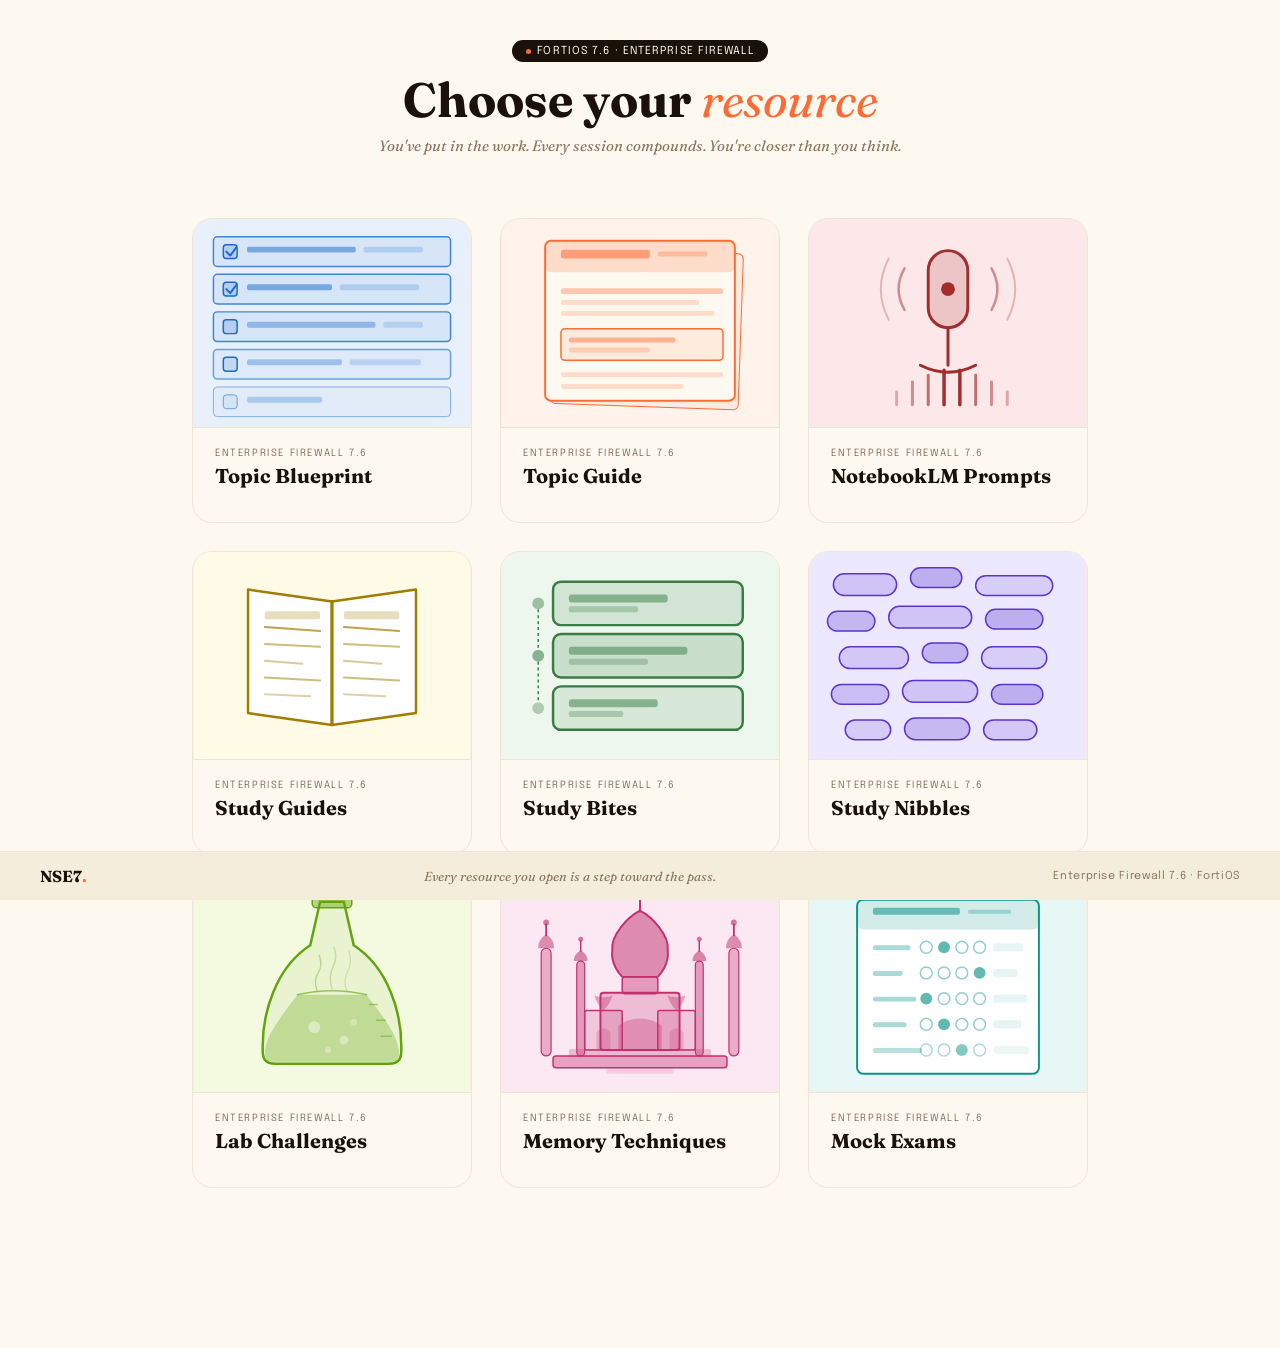
<file: index.html>
<!DOCTYPE html>
<html lang="en">
<head><script>if(sessionStorage.getItem('pt')){document.documentElement.classList.add('pt-init')}</script>
<meta charset="UTF-8">
<meta name="viewport" content="width=device-width, initial-scale=1.0">
<title>Enterprise Firewall 7.6</title>
<link href="https://fonts.googleapis.com/css2?family=Fraunces:ital,wght@0,600;0,700;1,400&family=Epilogue:wght@300;400;500;600&display=swap" rel="stylesheet">
<link rel="stylesheet" href="assets/template.css">
<style>
  body {
    min-height: 100vh;
    display: flex;
    flex-direction: column;
    align-items: center;
    justify-content: center;
    background: var(--cream);
    padding: 40px 20px 160px;
  }

  .page-title {
    text-align: center;
    margin-bottom: 48px;
  }
  .page-title .day-badge { display: inline-flex; margin-bottom: 14px; }
  .page-title h1 { font-size: 48px; }
  .page-tagline {
    font-family: 'Fraunces', serif;
    font-size: 15px;
    font-style: italic;
    color: var(--ink-muted);
    margin-top: 10px;
    line-height: 1.6;
  }

  .card-row {
    display: grid;
    grid-template-columns: repeat(3, 280px);
    gap: 28px;
  }
  .nav-card:hover { z-index: 2; }
  .card-img svg { width: 100%; height: 100%; display: block; }

  .nav-card {
    width: 280px;
    background: var(--cream);
    border: 1px solid var(--border);
    border-radius: 20px;
    overflow: hidden;
    text-decoration: none;
    display: flex;
    flex-direction: column;
    position: relative;
    transition: transform 0.5s cubic-bezier(0.34, 1.56, 0.64, 1),
                box-shadow 0.4s ease,
                border-color 0.3s ease;
  }

  /* shine sweep */
  .nav-card::before {
    content: '';
    position: absolute;
    top: 0; left: -80%;
    width: 50%; height: 100%;
    background: linear-gradient(to right, transparent, rgba(255,255,255,0.22) 50%, transparent);
    transform: skewX(-15deg);
    pointer-events: none;
    z-index: 2;
  }
  .nav-card:hover::before { animation: card-shine 0.55s ease forwards; }
  @keyframes card-shine { to { left: 160%; } }

  .nav-card:hover {
    transform: translateY(-20px) scale(1.04);
    box-shadow: 0 28px 56px rgba(255,107,53,0.22), 0 0 0 2px var(--orange-border);
    border-color: var(--orange-border);
  }

  /* card image zoom on hover */
  .nav-card .card-img { transition: background 0.3s ease; overflow: hidden; }
  .nav-card:hover .card-img { background: #ffd4b8; }
  .nav-card .card-img img { transition: transform 0.5s cubic-bezier(0.34, 1.56, 0.64, 1); }
  .nav-card:hover .card-img img { transform: scale(1.08); }

  /* arrow nudge */
  .nav-card:hover .card-arrow svg {
    animation: arrow-nudge 0.35s cubic-bezier(0.34, 1.56, 0.64, 1) 0.1s both;
  }
  @keyframes arrow-nudge { to { transform: translateX(5px); } }

  /* ── PER-CARD HOVER VARIANTS ── */
  .nav-card.c-blueprint:hover {
    transform: translateY(-22px) scale(1.05) rotate(-1.5deg);
    box-shadow: 0 32px 64px rgba(26,107,204,0.3), 0 0 0 2px var(--blue-border);
    border-color: var(--blue-border);
  }
  .nav-card.c-guide:hover {
    transform: translateY(-22px) scale(1.05) rotate(1.5deg);
    box-shadow: 0 32px 64px rgba(255,107,53,0.32), 0 0 0 2px var(--orange-border);
    border-color: var(--orange-border);
  }
  .nav-card.c-notebook:hover {
    transform: translateY(-22px) scale(1.05) rotate(-1deg);
    box-shadow: 0 32px 64px rgba(163,45,45,0.3), 0 0 0 2px var(--red-border);
    border-color: var(--red-border);
  }
  .nav-card.c-guides:hover {
    transform: translateY(-22px) scale(1.05) rotate(2deg);
    box-shadow: 0 32px 64px rgba(160,124,0,0.28), 0 0 0 2px #ffe680;
    border-color: #ffe680;
  }
  .nav-card.c-bites:hover {
    transform: translateY(-22px) scale(1.05) rotate(-1.5deg);
    box-shadow: 0 32px 64px rgba(58,125,68,0.3), 0 0 0 2px var(--green-border);
    border-color: var(--green-border);
  }
  .nav-card.c-nibbles:hover {
    transform: translateY(-22px) scale(1.05) rotate(2deg);
    box-shadow: 0 32px 64px rgba(92,53,204,0.3), 0 0 0 2px var(--purple-border);
    border-color: var(--purple-border);
  }
  .nav-card.c-palace:hover {
    transform: translateY(-22px) scale(1.05) rotate(-1deg);
    box-shadow: 0 32px 64px rgba(194,48,110,0.3), 0 0 0 2px #f5b8d8;
    border-color: #f5b8d8;
  }
  .nav-card.c-exam:hover {
    transform: translateY(-22px) scale(1.05) rotate(1.5deg);
    box-shadow: 0 32px 64px rgba(13,148,136,0.3), 0 0 0 2px #99d9d5;
    border-color: #99d9d5;
  }

  .nav-card.c-lab:hover {
    transform: translateY(-22px) scale(1.05) rotate(1.5deg);
    box-shadow: 0 32px 64px rgba(98,163,14,0.3), 0 0 0 2px #c8e888;
    border-color: #c8e888;
  }

  /* grid positions for row 3 */
  .nav-card.c-lab    { grid-column: 1; }
  .nav-card.c-palace { grid-column: 2; }
  .nav-card.c-exam   { grid-column: 3; }

  /* image tints */
  .nav-card.c-blueprint:hover .card-img { background: #b8d5f5 !important; }
  .nav-card.c-guide:hover     .card-img { background: #ffd4b8 !important; }
  .nav-card.c-notebook:hover  .card-img { background: #f7c1c1 !important; }
  .nav-card.c-guides:hover    .card-img { background: #fff0a0 !important; }
  .nav-card.c-bites:hover     .card-img { background: #c6e6ca !important; }
  .nav-card.c-nibbles:hover   .card-img { background: #d4ccf5 !important; }
  .nav-card.c-palace:hover    .card-img { background: #f9c8e3 !important; }
  .nav-card.c-lab:hover       .card-img { background: #d8f0a8 !important; }
  .nav-card.c-exam:hover      .card-img { background: #b3e8e5 !important; }

  /* ── SVG ICON ANIMATIONS ── */
  /* Blueprint rows lift */
  .nav-card.c-blueprint:hover .idx-rows {
    animation: rows-lift 0.5s cubic-bezier(0.34, 1.56, 0.64, 1) forwards;
  }
  @keyframes rows-lift { to { transform: translateY(-5px); } }

  /* Topic Guide doc rises */
  .nav-card.c-guide:hover .idx-doc {
    animation: doc-rise 0.5s cubic-bezier(0.34, 1.56, 0.64, 1) forwards;
  }
  @keyframes doc-rise { to { transform: translateY(-7px) scale(1.03); } }

  /* NotebookLM mic rocks */
  .idx-mic { transform-origin: 140px 148px; }
  .nav-card.c-notebook:hover .idx-mic {
    animation: idx-mic-rock 0.65s cubic-bezier(0.34, 1.56, 0.64, 1) forwards;
  }
  @keyframes idx-mic-rock {
    0%   { transform: rotate(0deg)   scale(1); }
    22%  { transform: rotate(-18deg) scale(1.1); }
    48%  { transform: rotate(12deg)  scale(1.08); }
    70%  { transform: rotate(-5deg)  scale(1.09); }
    100% { transform: rotate(0deg)   scale(1.08); }
  }

  /* Study Guides pages spread */
  .idx-page-l { transform-origin: 140px 175px; }
  .idx-page-r { transform-origin: 140px 175px; }
  .nav-card.c-guides:hover .idx-page-l {
    animation: page-spread-l 0.5s cubic-bezier(0.34, 1.56, 0.64, 1) forwards;
  }
  .nav-card.c-guides:hover .idx-page-r {
    animation: page-spread-r 0.5s cubic-bezier(0.34, 1.56, 0.64, 1) 0.04s forwards;
  }
  @keyframes page-spread-l { to { transform: rotate(-5deg) translateX(-5px); } }
  @keyframes page-spread-r { to { transform: rotate(5deg)  translateX(5px);  } }

  /* Study Bites blocks rise */
  .nav-card.c-bites:hover .idx-blocks {
    animation: blocks-rise 0.5s cubic-bezier(0.34, 1.56, 0.64, 1) forwards;
  }
  @keyframes blocks-rise { to { transform: translateY(-6px); } }

  /* Study Nibbles pills drift */
  .nav-card.c-nibbles:hover .idx-pills {
    animation: pills-drift 0.5s cubic-bezier(0.34, 1.56, 0.64, 1) forwards;
  }
  @keyframes pills-drift { to { transform: scale(1.07) translateY(-4px); } }

  /* Memory Palace rises */
  .nav-card.c-palace:hover .idx-palace {
    animation: palace-rise 0.5s cubic-bezier(0.34, 1.56, 0.64, 1) forwards;
  }
  @keyframes palace-rise { to { transform: translateY(-6px) scale(1.02); } }

  /* Lab flask bubbles float */
  .nav-card.c-lab:hover .idx-flask {
    animation: flask-bubble 0.5s cubic-bezier(0.34, 1.56, 0.64, 1) forwards;
  }
  @keyframes flask-bubble { to { transform: translateY(-5px) scale(1.03); } }

  /* Mock Exam sheet lifts */
  .nav-card.c-exam:hover .idx-exam {
    animation: exam-lift 0.5s cubic-bezier(0.34, 1.56, 0.64, 1) forwards;
  }
  @keyframes exam-lift { to { transform: translateY(-5px); } }

  /* per-card arrow color overrides */
  .nav-card.c-blueprint .card-arrow { color: var(--blue); }
  .nav-card.c-guides    .card-arrow { color: #a07c00; }
  .nav-card.c-notebook  .card-arrow { color: var(--red); }
  .nav-card.c-bites     .card-arrow { color: var(--green); }
  .nav-card.c-nibbles   .card-arrow { color: var(--purple); }
  .nav-card.c-lab       .card-arrow { color: #62a30e; }
  .nav-card.c-palace    .card-arrow { color: #c2306e; }
  .nav-card.c-exam      .card-arrow { color: #0d9488; }

  /* ── REMEMBER ── */
  .info-row {
    display: flex;
    align-items: baseline;
    gap: 10px;
    margin-top: 18px;
    flex-wrap: wrap;
    justify-content: center;
  }
  .info-remember {
    font-size: 11px;
    font-weight: 600;
    letter-spacing: 0.1em;
    color: var(--orange);
    text-transform: uppercase;
    flex-shrink: 0;
  }
  .info-text {
    font-family: 'Fraunces', serif;
    font-size: 15px;
    font-style: italic;
    color: var(--ink-muted);
    line-height: 1.5;
  }

  /* image placeholder */
  .card-img {
    width: 100%;
    aspect-ratio: 4 / 3;
    background: var(--cream-dark);
    border-bottom: 1px solid var(--border);
    display: flex;
    flex-direction: column;
    align-items: center;
    justify-content: center;
    gap: 10px;
    position: relative;
    overflow: hidden;
  }
  .card-img img {
    width: 100%;
    height: 100%;
    object-fit: cover;
    display: block;
  }
  .card-img input[type="file"] { display: none; }

  /* card body */
  .card-body {
    padding: 20px 22px 22px;
    flex: 1;
    display: flex;
    flex-direction: column;
    gap: 6px;
  }
  .card-label {
    font-size: 10px;
    letter-spacing: 0.16em;
    color: var(--ink-muted);
  }
  .card-name {
    font-family: 'Fraunces', serif;
    font-size: 20px;
    font-weight: 700;
    color: var(--ink);
    line-height: 1.2;
  }
  .card-desc {
    font-size: 12px;
    color: var(--ink-muted);
    line-height: 1.6;
    max-height: 0;
    overflow: hidden;
    opacity: 0;
    margin-top: 0;
    transition: max-height 0.35s ease, opacity 0.25s ease, margin-top 0.3s ease;
  }
  .nav-card:hover .card-desc {
    max-height: 100px;
    opacity: 1;
    margin-top: 2px;
  }
  .card-arrow {
    display: inline-flex;
    align-items: center;
    gap: 6px;
    font-size: 11px;
    font-weight: 600;
    letter-spacing: 0.08em;
    color: var(--orange);
    max-height: 0;
    overflow: hidden;
    opacity: 0;
    margin-top: 0;
    transition: max-height 0.3s ease, opacity 0.25s ease, margin-top 0.3s ease;
  }
  .nav-card:hover .card-arrow {
    max-height: 40px;
    opacity: 1;
    margin-top: 8px;
  }
</style>
</head>
<body>

<div class="page-title">
  <div class="day-badge">
    <span class="day-badge-dot"></span>
    FORTIOS 7.6 · ENTERPRISE FIREWALL
  </div>
  <h1>Choose your <em>resource</em></h1>
  <p class="page-tagline">You've put in the work. Every session compounds. You're closer than you think.</p>
</div>

<div class="card-row">

  <!-- Blueprint -->
  <a class="nav-card c-blueprint" href="pages/enterprise-firewall-blueprint.html">
    <div class="card-img">
      <svg viewBox="0 0 280 210" fill="none" xmlns="http://www.w3.org/2000/svg">
        <rect width="280" height="210" fill="#e8f0fb"/>
        <g class="idx-rows">
        <rect x="20" y="18"  width="240" height="30" rx="4" fill="#1a6bcc" fill-opacity="0.1"  stroke="#1a6bcc" stroke-width="1.5" opacity="0.8"/>
        <rect x="20" y="56"  width="240" height="30" rx="4" fill="#1a6bcc" fill-opacity="0.1"  stroke="#1a6bcc" stroke-width="1.5" opacity="0.8"/>
        <rect x="20" y="94"  width="240" height="30" rx="4" fill="#1a6bcc" fill-opacity="0.1"  stroke="#1a6bcc" stroke-width="1.5" opacity="0.8"/>
        <rect x="20" y="132" width="240" height="30" rx="4" fill="#1a6bcc" fill-opacity="0.07" stroke="#1a6bcc" stroke-width="1.5" opacity="0.6"/>
        <rect x="20" y="170" width="240" height="30" rx="4" fill="#1a6bcc" fill-opacity="0.05" stroke="#1a6bcc" stroke-width="1"   opacity="0.5"/>
        <rect x="30" y="26"  width="14" height="14" rx="3" fill="#1a6bcc" fill-opacity="0.18" stroke="#1a6bcc" stroke-width="1.5"/>
        <path d="M33 33 L37 37 L43 29" stroke="#1a6bcc" stroke-width="2" stroke-linecap="round" stroke-linejoin="round"/>
        <rect x="54" y="28"  width="110" height="6" rx="2" fill="#1a6bcc" fill-opacity="0.5"/>
        <rect x="172" y="28" width="60"  height="6" rx="2" fill="#1a6bcc" fill-opacity="0.2"/>
        <rect x="30" y="64"  width="14" height="14" rx="3" fill="#1a6bcc" fill-opacity="0.18" stroke="#1a6bcc" stroke-width="1.5"/>
        <path d="M33 71 L37 75 L43 67" stroke="#1a6bcc" stroke-width="2" stroke-linecap="round" stroke-linejoin="round"/>
        <rect x="54" y="66"  width="86"  height="6" rx="2" fill="#1a6bcc" fill-opacity="0.5"/>
        <rect x="148" y="66" width="80"  height="6" rx="2" fill="#1a6bcc" fill-opacity="0.2"/>
        <rect x="30" y="102" width="14" height="14" rx="3" fill="#1a6bcc" fill-opacity="0.18" stroke="#1a6bcc" stroke-width="1.5"/>
        <rect x="54" y="104" width="130" height="6" rx="2" fill="#1a6bcc" fill-opacity="0.38"/>
        <rect x="192" y="104" width="40" height="6" rx="2" fill="#1a6bcc" fill-opacity="0.18"/>
        <rect x="30" y="140" width="14" height="14" rx="3" fill="#1a6bcc" fill-opacity="0.14" stroke="#1a6bcc" stroke-width="1.5"/>
        <rect x="54" y="142" width="96"  height="6" rx="2" fill="#1a6bcc" fill-opacity="0.32"/>
        <rect x="158" y="142" width="72" height="6" rx="2" fill="#1a6bcc" fill-opacity="0.18"/>
        <rect x="30" y="178" width="14" height="14" rx="3" fill="#1a6bcc" fill-opacity="0.1"  stroke="#1a6bcc" stroke-width="1" opacity="0.6"/>
        <rect x="54" y="180" width="76"  height="6" rx="2" fill="#1a6bcc" fill-opacity="0.28"/>
        </g>
      </svg>
    </div>
    <div class="card-body">
      <div class="card-label">ENTERPRISE FIREWALL 7.6</div>
      <div class="card-name">Topic Blueprint</div>
      <div class="card-desc">All 10 lessons organised by exam domain with collapsible sections and per-topic progress tracking.</div>
      <div class="card-arrow">
        Open Blueprint
        <svg width="14" height="14" viewBox="0 0 14 14" fill="none" stroke="currentColor" stroke-width="2" stroke-linecap="round" stroke-linejoin="round"><path d="M3 7h8M7 3l4 4-4 4"/></svg>
      </div>
    </div>
  </a>

  <!-- Topic Guide -->
  <a class="nav-card c-guide" href="pages/enterprise-firewall-study-guide.html">
    <div class="card-img">
      <svg viewBox="0 0 280 210" fill="none" xmlns="http://www.w3.org/2000/svg">
        <rect width="280" height="210" fill="#fff3ec"/>
        <rect x="52" y="32" width="190" height="158" rx="5" fill="#ff6b35" fill-opacity="0.06" stroke="#ff6b35" stroke-width="1" transform="rotate(2 147 111)"/>
        <g class="idx-doc">
        <rect x="44" y="22" width="192" height="162" rx="6" fill="#fef9f0" stroke="#ff6b35" stroke-width="2"/>
        <rect x="44" y="22" width="192" height="32" rx="6" fill="#ff6b35" fill-opacity="0.2"/>
        <rect x="60" y="31"  width="90"  height="9" rx="2.5" fill="#ff6b35" fill-opacity="0.55"/>
        <rect x="158" y="33" width="50"  height="5" rx="2"   fill="#ff6b35" fill-opacity="0.3"/>
        <rect x="60" y="70"  width="164" height="6" rx="2"   fill="#ff6b35" fill-opacity="0.35"/>
        <rect x="60" y="82"  width="140" height="5" rx="2"   fill="#ff6b35" fill-opacity="0.2"/>
        <rect x="60" y="93"  width="155" height="5" rx="2"   fill="#ff6b35" fill-opacity="0.2"/>
        <rect x="60" y="111" width="164" height="32" rx="4"  fill="#ff6b35" fill-opacity="0.1" stroke="#ff6b35" stroke-width="1.5"/>
        <rect x="68" y="120" width="108" height="5" rx="2"   fill="#ff6b35" fill-opacity="0.45"/>
        <rect x="68" y="130" width="82"  height="5" rx="2"   fill="#ff6b35" fill-opacity="0.25"/>
        <rect x="60" y="155" width="164" height="5" rx="2"   fill="#ff6b35" fill-opacity="0.2"/>
        <rect x="60" y="167" width="124" height="5" rx="2"   fill="#ff6b35" fill-opacity="0.2"/>
        </g>
      </svg>
    </div>
    <div class="card-body">
      <div class="card-label">ENTERPRISE FIREWALL 7.6</div>
      <div class="card-name">Topic Guide</div>
      <div class="card-desc">Full lesson notes with tables, flow diagrams, exam callouts, and scenario-based practice questions.</div>
      <div class="card-arrow">
        Open Topic Guide
        <svg width="14" height="14" viewBox="0 0 14 14" fill="none" stroke="currentColor" stroke-width="2" stroke-linecap="round" stroke-linejoin="round"><path d="M3 7h8M7 3l4 4-4 4"/></svg>
      </div>
    </div>
  </a>

  <!-- NotebookLM Prompts -->
  <a class="nav-card c-notebook" href="pages/enterprise-firewall-notebooklm-hub.html">
    <div class="card-img">
      <svg viewBox="0 0 280 210" fill="none" xmlns="http://www.w3.org/2000/svg">
        <rect width="280" height="210" fill="#fce8e8"/>
        <g class="idx-mic">
        <rect x="120" y="32" width="40" height="78" rx="20" fill="#a32d2d" fill-opacity="0.18" stroke="#a32d2d" stroke-width="3"/>
        <line x1="140" y1="110" x2="140" y2="148" stroke="#a32d2d" stroke-width="3" stroke-linecap="round"/>
        <path d="M112 148 Q140 162 168 148" stroke="#a32d2d" stroke-width="3" fill="none" stroke-linecap="round"/>
        <circle cx="140" cy="71" r="7" fill="#a32d2d"/>
        <path d="M96 50 Q84 71 96 92" stroke="#a32d2d" stroke-width="2.5" fill="none" stroke-linecap="round" opacity="0.5"/>
        <path d="M80 40 Q64 71 80 102" stroke="#a32d2d" stroke-width="2" fill="none" stroke-linecap="round" opacity="0.28"/>
        <path d="M184 50 Q196 71 184 92" stroke="#a32d2d" stroke-width="2.5" fill="none" stroke-linecap="round" opacity="0.5"/>
        <path d="M200 40 Q216 71 200 102" stroke="#a32d2d" stroke-width="2" fill="none" stroke-linecap="round" opacity="0.28"/>
        <line x1="88"  y1="188" x2="88"  y2="175" stroke="#a32d2d" stroke-width="3" stroke-linecap="round" opacity="0.35"/>
        <line x1="104" y1="188" x2="104" y2="165" stroke="#a32d2d" stroke-width="3" stroke-linecap="round" opacity="0.5"/>
        <line x1="120" y1="188" x2="120" y2="158" stroke="#a32d2d" stroke-width="3" stroke-linecap="round" opacity="0.65"/>
        <line x1="136" y1="188" x2="136" y2="153" stroke="#a32d2d" stroke-width="3.5" stroke-linecap="round"/>
        <line x1="152" y1="188" x2="152" y2="153" stroke="#a32d2d" stroke-width="3.5" stroke-linecap="round"/>
        <line x1="168" y1="188" x2="168" y2="158" stroke="#a32d2d" stroke-width="3" stroke-linecap="round" opacity="0.65"/>
        <line x1="184" y1="188" x2="184" y2="165" stroke="#a32d2d" stroke-width="3" stroke-linecap="round" opacity="0.5"/>
        <line x1="200" y1="188" x2="200" y2="175" stroke="#a32d2d" stroke-width="3" stroke-linecap="round" opacity="0.35"/>
        </g>
      </svg>
    </div>
    <div class="card-body">
      <div class="card-label">ENTERPRISE FIREWALL 7.6</div>
      <div class="card-name">NotebookLM Prompts</div>
      <div class="card-desc">Audio podcast prompts for all 5 exam domains — drop into NotebookLM's Audio Overview to generate engaging story-driven episodes.</div>
      <div class="card-arrow">
        Open Prompts
        <svg width="14" height="14" viewBox="0 0 14 14" fill="none" stroke="currentColor" stroke-width="2" stroke-linecap="round" stroke-linejoin="round"><path d="M3 7h8M7 3l4 4-4 4"/></svg>
      </div>
    </div>
  </a>

  <!-- Study Guides -->
  <a class="nav-card c-guides" href="pages/enterprise-firewall-study-guides-hub.html">
    <div class="card-img">
      <svg viewBox="0 0 280 210" fill="none" xmlns="http://www.w3.org/2000/svg">
        <rect width="280" height="210" fill="#fffbe6"/>
        <g class="idx-page-l">
        <path d="M140 175 L55 163 L55 38 L140 50 Z" fill="white" stroke="#a07c00" stroke-width="2.5" stroke-linejoin="round"/>
        <line x1="72"  y1="76"  x2="128" y2="80"  stroke="#a07c00" stroke-width="2" stroke-linecap="round" opacity="0.7"/>
        <line x1="72"  y1="93"  x2="128" y2="96"  stroke="#a07c00" stroke-width="2" stroke-linecap="round" opacity="0.5"/>
        <line x1="72"  y1="110" x2="110" y2="113" stroke="#a07c00" stroke-width="2" stroke-linecap="round" opacity="0.4"/>
        <line x1="72"  y1="127" x2="128" y2="130" stroke="#a07c00" stroke-width="2" stroke-linecap="round" opacity="0.5"/>
        <line x1="72"  y1="144" x2="118" y2="146" stroke="#a07c00" stroke-width="2" stroke-linecap="round" opacity="0.35"/>
        <rect x="72"  y="60" width="56" height="8" rx="2" fill="#a07c00" fill-opacity="0.25"/>
        </g>
        <g class="idx-page-r">
        <path d="M140 175 L225 163 L225 38 L140 50 Z" fill="white" stroke="#a07c00" stroke-width="2.5" stroke-linejoin="round"/>
        <line x1="140" y1="50" x2="140" y2="175" stroke="#a07c00" stroke-width="3"/>
        <line x1="152" y1="76"  x2="208" y2="80"  stroke="#a07c00" stroke-width="2" stroke-linecap="round" opacity="0.7"/>
        <line x1="152" y1="93"  x2="208" y2="96"  stroke="#a07c00" stroke-width="2" stroke-linecap="round" opacity="0.5"/>
        <line x1="152" y1="110" x2="190" y2="113" stroke="#a07c00" stroke-width="2" stroke-linecap="round" opacity="0.4"/>
        <line x1="152" y1="127" x2="208" y2="130" stroke="#a07c00" stroke-width="2" stroke-linecap="round" opacity="0.5"/>
        <line x1="152" y1="144" x2="194" y2="146" stroke="#a07c00" stroke-width="2" stroke-linecap="round" opacity="0.35"/>
        <rect x="152" y="60" width="56" height="8" rx="2" fill="#a07c00" fill-opacity="0.25"/>
        </g>
      </svg>
    </div>
    <div class="card-body">
      <div class="card-label">ENTERPRISE FIREWALL 7.6</div>
      <div class="card-name">Study Guides</div>
      <div class="card-desc">Domain-by-domain written guides covering every exam objective with structured notes and key concept breakdowns.</div>
      <div class="card-arrow">
        Open Study Guides
        <svg width="14" height="14" viewBox="0 0 14 14" fill="none" stroke="currentColor" stroke-width="2" stroke-linecap="round" stroke-linejoin="round"><path d="M3 7h8M7 3l4 4-4 4"/></svg>
      </div>
    </div>
  </a>

  <!-- Study Bites -->
  <a class="nav-card c-bites" href="pages/enterprise-firewall-study-bites-hub.html">
    <div class="card-img">
      <svg viewBox="0 0 280 210" fill="none" xmlns="http://www.w3.org/2000/svg">
        <rect width="280" height="210" fill="#edf7ee"/>
        <g class="idx-blocks">
        <circle cx="37" cy="52"  r="6" fill="#3a7d44" fill-opacity="0.45"/>
        <circle cx="37" cy="105" r="6" fill="#3a7d44" fill-opacity="0.55"/>
        <circle cx="37" cy="158" r="6" fill="#3a7d44" fill-opacity="0.35"/>
        <line x1="37" y1="58"  x2="37" y2="99"  stroke="#3a7d44" stroke-width="1.5" stroke-dasharray="3 3"/>
        <line x1="37" y1="111" x2="37" y2="152" stroke="#3a7d44" stroke-width="1.5" stroke-dasharray="3 3"/>
        <rect x="52" y="30"  width="192" height="44" rx="8" fill="#3a7d44" fill-opacity="0.15" stroke="#3a7d44" stroke-width="2.5"/>
        <rect x="68" y="43"  width="100" height="8" rx="3" fill="#3a7d44" fill-opacity="0.5"/>
        <rect x="68" y="55"  width="70"  height="6" rx="2" fill="#3a7d44" fill-opacity="0.3"/>
        <rect x="52" y="83"  width="192" height="44" rx="8" fill="#3a7d44" fill-opacity="0.2"  stroke="#3a7d44" stroke-width="2.5"/>
        <rect x="68" y="96"  width="120" height="8" rx="3" fill="#3a7d44" fill-opacity="0.5"/>
        <rect x="68" y="108" width="80"  height="6" rx="2" fill="#3a7d44" fill-opacity="0.3"/>
        <rect x="52" y="136" width="192" height="44" rx="8" fill="#3a7d44" fill-opacity="0.12" stroke="#3a7d44" stroke-width="2.5"/>
        <rect x="68" y="149" width="90"  height="8" rx="3" fill="#3a7d44" fill-opacity="0.5"/>
        <rect x="68" y="161" width="55"  height="6" rx="2" fill="#3a7d44" fill-opacity="0.3"/>
        </g>
      </svg>
    </div>
    <div class="card-body">
      <div class="card-label">ENTERPRISE FIREWALL 7.6</div>
      <div class="card-name">Study Bites</div>
      <div class="card-desc">Medium-length focused summaries — one key concept per card, ideal for a 10–15 minute focused review session.</div>
      <div class="card-arrow">
        Open Study Bites
        <svg width="14" height="14" viewBox="0 0 14 14" fill="none" stroke="currentColor" stroke-width="2" stroke-linecap="round" stroke-linejoin="round"><path d="M3 7h8M7 3l4 4-4 4"/></svg>
      </div>
    </div>
  </a>

  <!-- Study Nibbles -->
  <a class="nav-card c-nibbles" href="pages/enterprise-firewall-study-nibbles-hub.html">
    <div class="card-img">
      <svg viewBox="0 0 280 210" fill="none" xmlns="http://www.w3.org/2000/svg">
        <rect width="280" height="210" fill="#ece8ff"/>
        <g class="idx-pills">
        <rect x="24"  y="22"  width="64" height="22" rx="11" fill="#5c35cc" fill-opacity="0.2"  stroke="#5c35cc" stroke-width="1.5"/>
        <rect x="102" y="16"  width="52" height="20" rx="10" fill="#5c35cc" fill-opacity="0.32" stroke="#5c35cc" stroke-width="1.5"/>
        <rect x="168" y="24"  width="78" height="20" rx="10" fill="#5c35cc" fill-opacity="0.15" stroke="#5c35cc" stroke-width="1.5"/>
        <rect x="18"  y="60"  width="48" height="20" rx="10" fill="#5c35cc" fill-opacity="0.28" stroke="#5c35cc" stroke-width="1.5"/>
        <rect x="80"  y="55"  width="84" height="22" rx="11" fill="#5c35cc" fill-opacity="0.2"  stroke="#5c35cc" stroke-width="1.5"/>
        <rect x="178" y="58"  width="58" height="20" rx="10" fill="#5c35cc" fill-opacity="0.32" stroke="#5c35cc" stroke-width="1.5"/>
        <rect x="30"  y="96"  width="70" height="22" rx="11" fill="#5c35cc" fill-opacity="0.18" stroke="#5c35cc" stroke-width="1.5"/>
        <rect x="114" y="92"  width="46" height="20" rx="10" fill="#5c35cc" fill-opacity="0.3"  stroke="#5c35cc" stroke-width="1.5"/>
        <rect x="174" y="96"  width="66" height="22" rx="11" fill="#5c35cc" fill-opacity="0.15" stroke="#5c35cc" stroke-width="1.5"/>
        <rect x="22"  y="134" width="58" height="20" rx="10" fill="#5c35cc" fill-opacity="0.24" stroke="#5c35cc" stroke-width="1.5"/>
        <rect x="94"  y="130" width="76" height="22" rx="11" fill="#5c35cc" fill-opacity="0.2"  stroke="#5c35cc" stroke-width="1.5"/>
        <rect x="184" y="134" width="52" height="20" rx="10" fill="#5c35cc" fill-opacity="0.32" stroke="#5c35cc" stroke-width="1.5"/>
        <rect x="36"  y="170" width="46" height="20" rx="10" fill="#5c35cc" fill-opacity="0.16" stroke="#5c35cc" stroke-width="1.5"/>
        <rect x="96"  y="168" width="66" height="22" rx="11" fill="#5c35cc" fill-opacity="0.26" stroke="#5c35cc" stroke-width="1.5"/>
        <rect x="176" y="170" width="54" height="20" rx="10" fill="#5c35cc" fill-opacity="0.18" stroke="#5c35cc" stroke-width="1.5"/>
        </g>
      </svg>
    </div>
    <div class="card-body">
      <div class="card-label">ENTERPRISE FIREWALL 7.6</div>
      <div class="card-name">Study Nibbles</div>
      <div class="card-desc">Quick-fire single facts, CLI commands, and exam traps — 30 seconds each, perfect for last-minute revision.</div>
      <div class="card-arrow">
        Open Study Nibbles
        <svg width="14" height="14" viewBox="0 0 14 14" fill="none" stroke="currentColor" stroke-width="2" stroke-linecap="round" stroke-linejoin="round"><path d="M3 7h8M7 3l4 4-4 4"/></svg>
      </div>
    </div>
  </a>

  <!-- Lab Challenges -->
  <a class="nav-card c-lab" href="pages/enterprise-firewall-lab-hub.html">
    <div class="card-img">
      <svg viewBox="0 0 280 210" fill="none" xmlns="http://www.w3.org/2000/svg">
        <rect width="280" height="210" fill="#f4fae0"/>
        <g class="idx-flask">
          <!-- Flask outline -->
          <path d="M128 18 L152 18 L162 62 C196 84 212 130 210 172 Q209 182 198 182 L82 182 Q71 182 70 172 C68 130 84 84 118 62 Z"
                fill="#62a30e" fill-opacity="0.08" stroke="#62a30e" stroke-width="2.5"/>
          <!-- Stopper/cap -->
          <rect x="120" y="10" width="40" height="14" rx="4" fill="#62a30e" fill-opacity="0.45" stroke="#62a30e" stroke-width="1.5"/>
          <!-- Liquid fill -->
          <path d="M105 112 C90 132 72 154 72 172 Q72 180 82 180 L198 180 Q208 180 208 172 C208 154 190 132 175 112 Z"
                fill="#62a30e" fill-opacity="0.3"/>
          <!-- Liquid surface line -->
          <path d="M105 112 Q140 104 175 112" stroke="#62a30e" stroke-width="1.5" fill="none" stroke-linecap="round" opacity="0.6"/>
          <!-- Bubbles in liquid -->
          <circle cx="122" cy="145" r="6" fill="white" fill-opacity="0.45"/>
          <circle cx="152" cy="158" r="4.5" fill="white" fill-opacity="0.4"/>
          <circle cx="136" cy="168" r="3" fill="white" fill-opacity="0.35"/>
          <circle cx="162" cy="140" r="3.5" fill="white" fill-opacity="0.3"/>
          <!-- Measurement marks on right side -->
          <line x1="178" y1="122" x2="186" y2="122" stroke="#62a30e" stroke-width="1.5" stroke-linecap="round" opacity="0.5"/>
          <line x1="185" y1="138" x2="194" y2="138" stroke="#62a30e" stroke-width="1.5" stroke-linecap="round" opacity="0.5"/>
          <line x1="190" y1="154" x2="200" y2="154" stroke="#62a30e" stroke-width="1.5" stroke-linecap="round" opacity="0.5"/>
          <!-- Steam/vapor wisps above liquid -->
          <path d="M125 108 Q121 98 126 90 Q131 82 127 72" stroke="#62a30e" stroke-width="1.5" fill="none" stroke-linecap="round" opacity="0.35"/>
          <path d="M140 106 Q136 94 141 84 Q146 74 142 64" stroke="#62a30e" stroke-width="1.5" fill="none" stroke-linecap="round" opacity="0.28"/>
          <path d="M155 108 Q151 98 156 88 Q161 78 157 68" stroke="#62a30e" stroke-width="1.5" fill="none" stroke-linecap="round" opacity="0.2"/>
        </g>
      </svg>
    </div>
    <div class="card-body">
      <div class="card-label">ENTERPRISE FIREWALL 7.6</div>
      <div class="card-name">Lab Challenges</div>
      <div class="card-desc">Hands-on FortiGate configuration scenarios — build, break, and troubleshoot your way through every exam domain.</div>
      <div class="card-arrow">
        Open Lab Challenges
        <svg width="14" height="14" viewBox="0 0 14 14" fill="none" stroke="currentColor" stroke-width="2" stroke-linecap="round" stroke-linejoin="round"><path d="M3 7h8M7 3l4 4-4 4"/></svg>
      </div>
    </div>
  </a>

  <!-- Memory Palace -->
  <a class="nav-card c-palace" href="pages/enterprise-firewall-memory-palace-hub.html">
    <div class="card-img">
      <svg viewBox="0 0 280 210" fill="none" xmlns="http://www.w3.org/2000/svg">
        <rect width="280" height="210" fill="#fce8f3"/>
        <g class="idx-palace">
          <!-- Far-left minaret -->
          <rect x="40" y="65" width="10" height="109" rx="5" fill="#c2306e" fill-opacity="0.32" stroke="#c2306e" stroke-width="1.2"/>
          <path d="M45 51 C39 54 37 60 37 65 L53 65 C53 60 51 54 45 51 Z" fill="#c2306e" fill-opacity="0.5"/>
          <line x1="45" y1="41" x2="45" y2="52" stroke="#c2306e" stroke-width="1.8" stroke-linecap="round"/>
          <circle cx="45" cy="39" r="3" fill="#c2306e" fill-opacity="0.62"/>
          <!-- Near-left minaret -->
          <rect x="76" y="78" width="8" height="96" rx="4" fill="#c2306e" fill-opacity="0.42" stroke="#c2306e" stroke-width="1.2"/>
          <path d="M80 67 C75 70 73 74 73 78 L87 78 C87 74 85 70 80 67 Z" fill="#c2306e" fill-opacity="0.55"/>
          <line x1="80" y1="58" x2="80" y2="68" stroke="#c2306e" stroke-width="1.5" stroke-linecap="round"/>
          <circle cx="80" cy="56" r="2.5" fill="#c2306e" fill-opacity="0.65"/>
          <!-- Near-right minaret -->
          <rect x="196" y="78" width="8" height="96" rx="4" fill="#c2306e" fill-opacity="0.42" stroke="#c2306e" stroke-width="1.2"/>
          <path d="M200 67 C195 70 193 74 193 78 L207 78 C207 74 205 70 200 67 Z" fill="#c2306e" fill-opacity="0.55"/>
          <line x1="200" y1="58" x2="200" y2="68" stroke="#c2306e" stroke-width="1.5" stroke-linecap="round"/>
          <circle cx="200" cy="56" r="2.5" fill="#c2306e" fill-opacity="0.65"/>
          <!-- Far-right minaret -->
          <rect x="230" y="65" width="10" height="109" rx="5" fill="#c2306e" fill-opacity="0.32" stroke="#c2306e" stroke-width="1.2"/>
          <path d="M235 51 C229 54 227 60 227 65 L243 65 C243 60 241 54 235 51 Z" fill="#c2306e" fill-opacity="0.5"/>
          <line x1="235" y1="41" x2="235" y2="52" stroke="#c2306e" stroke-width="1.8" stroke-linecap="round"/>
          <circle cx="235" cy="39" r="3" fill="#c2306e" fill-opacity="0.62"/>
          <!-- Lower platform -->
          <rect x="52" y="174" width="176" height="12" rx="3" fill="#c2306e" fill-opacity="0.38" stroke="#c2306e" stroke-width="1.5"/>
          <rect x="68" y="167" width="144" height="8" rx="2" fill="#c2306e" fill-opacity="0.26"/>
          <!-- Side wings -->
          <rect x="84" y="128" width="38" height="40" rx="2" fill="#c2306e" fill-opacity="0.18" stroke="#c2306e" stroke-width="1.5"/>
          <rect x="158" y="128" width="38" height="40" rx="2" fill="#c2306e" fill-opacity="0.18" stroke="#c2306e" stroke-width="1.5"/>
          <!-- Wing arch windows -->
          <path d="M96 168 L96 150 Q103 142 110 150 L110 168 Z" fill="#c2306e" fill-opacity="0.22"/>
          <path d="M170 168 L170 150 Q177 142 184 150 L184 168 Z" fill="#c2306e" fill-opacity="0.22"/>
          <!-- Wing small domes -->
          <path d="M103 128 C97 122 94 115 94 112 C94 115 112 115 112 112 C112 115 109 122 103 128 Z" fill="#c2306e" fill-opacity="0.4"/>
          <path d="M177 128 C171 122 168 115 168 112 C168 115 186 115 186 112 C186 115 183 122 177 128 Z" fill="#c2306e" fill-opacity="0.4"/>
          <!-- Main body -->
          <rect x="100" y="110" width="80" height="58" rx="3" fill="#c2306e" fill-opacity="0.24" stroke="#c2306e" stroke-width="2"/>
          <!-- Main iwan arch -->
          <path d="M118 168 L118 143 Q140 129 162 143 L162 168 Z" fill="#c2306e" fill-opacity="0.32"/>
          <!-- Central drum -->
          <rect x="122" y="94" width="36" height="17" rx="3" fill="#c2306e" fill-opacity="0.42" stroke="#c2306e" stroke-width="1.5"/>
          <!-- Central onion dome -->
          <path d="M140 27
                   C 128 33, 110 52, 112 67
                   C 110 81, 120 92, 122 94
                   L 158 94
                   C 160 92, 170 81, 168 67
                   C 170 52, 152 33, 140 27 Z"
               fill="#c2306e" fill-opacity="0.5" stroke="#c2306e" stroke-width="2"/>
          <!-- Dome finial -->
          <line x1="140" y1="15" x2="140" y2="28" stroke="#c2306e" stroke-width="2" stroke-linecap="round"/>
          <circle cx="140" cy="13" r="3.5" fill="#c2306e" fill-opacity="0.72"/>
          <!-- Reflecting pool -->
          <rect x="106" y="186" width="68" height="6" rx="2" fill="#c2306e" fill-opacity="0.14"/>
        </g>
      </svg>
    </div>
    <div class="card-body">
      <div class="card-label">ENTERPRISE FIREWALL 7.6</div>
      <div class="card-name">Memory Techniques</div>
      <div class="card-desc">Spatial memory techniques and visual story anchors for locking in the hardest concepts before exam day.</div>
      <div class="card-arrow">
        Open Memory Techniques
        <svg width="14" height="14" viewBox="0 0 14 14" fill="none" stroke="currentColor" stroke-width="2" stroke-linecap="round" stroke-linejoin="round"><path d="M3 7h8M7 3l4 4-4 4"/></svg>
      </div>
    </div>
  </a>

  <!-- Mock Exams -->
  <a class="nav-card c-exam" href="pages/enterprise-firewall-mock-exams-hub.html">
    <div class="card-img">
      <svg viewBox="0 0 280 210" fill="none" xmlns="http://www.w3.org/2000/svg">
        <rect width="280" height="210" fill="#e6f7f5"/>
        <g class="idx-exam">
          <!-- Paper -->
          <rect x="48" y="16" width="184" height="176" rx="6" fill="white" stroke="#0d9488" stroke-width="2"/>
          <!-- Header bar -->
          <rect x="48" y="16" width="184" height="30" rx="6" fill="#0d9488" fill-opacity="0.18"/>
          <rect x="64" y="24" width="88" height="7" rx="2" fill="#0d9488" fill-opacity="0.55"/>
          <rect x="160" y="26" width="44" height="4" rx="2" fill="#0d9488" fill-opacity="0.3"/>
          <!-- Q1 -->
          <rect x="64" y="62" width="38" height="5" rx="2" fill="#0d9488" fill-opacity="0.35"/>
          <circle cx="118" cy="64" r="6" stroke="#0d9488" stroke-width="1.5" fill="none" opacity="0.45"/>
          <circle cx="136" cy="64" r="6" fill="#0d9488" fill-opacity="0.65"/>
          <circle cx="154" cy="64" r="6" stroke="#0d9488" stroke-width="1.5" fill="none" opacity="0.45"/>
          <circle cx="172" cy="64" r="6" stroke="#0d9488" stroke-width="1.5" fill="none" opacity="0.45"/>
          <rect x="186" y="60" width="30" height="8" rx="2" fill="#0d9488" fill-opacity="0.1"/>
          <!-- Q2 -->
          <rect x="64" y="88" width="30" height="5" rx="2" fill="#0d9488" fill-opacity="0.35"/>
          <circle cx="118" cy="90" r="6" stroke="#0d9488" stroke-width="1.5" fill="none" opacity="0.45"/>
          <circle cx="136" cy="90" r="6" stroke="#0d9488" stroke-width="1.5" fill="none" opacity="0.45"/>
          <circle cx="154" cy="90" r="6" stroke="#0d9488" stroke-width="1.5" fill="none" opacity="0.45"/>
          <circle cx="172" cy="90" r="6" fill="#0d9488" fill-opacity="0.65"/>
          <rect x="186" y="86" width="24" height="8" rx="2" fill="#0d9488" fill-opacity="0.1"/>
          <!-- Q3 -->
          <rect x="64" y="114" width="44" height="5" rx="2" fill="#0d9488" fill-opacity="0.35"/>
          <circle cx="118" cy="116" r="6" fill="#0d9488" fill-opacity="0.65"/>
          <circle cx="136" cy="116" r="6" stroke="#0d9488" stroke-width="1.5" fill="none" opacity="0.45"/>
          <circle cx="154" cy="116" r="6" stroke="#0d9488" stroke-width="1.5" fill="none" opacity="0.45"/>
          <circle cx="172" cy="116" r="6" stroke="#0d9488" stroke-width="1.5" fill="none" opacity="0.45"/>
          <rect x="186" y="112" width="34" height="8" rx="2" fill="#0d9488" fill-opacity="0.1"/>
          <!-- Q4 -->
          <rect x="64" y="140" width="34" height="5" rx="2" fill="#0d9488" fill-opacity="0.35"/>
          <circle cx="118" cy="142" r="6" stroke="#0d9488" stroke-width="1.5" fill="none" opacity="0.45"/>
          <circle cx="136" cy="142" r="6" fill="#0d9488" fill-opacity="0.65"/>
          <circle cx="154" cy="142" r="6" stroke="#0d9488" stroke-width="1.5" fill="none" opacity="0.45"/>
          <circle cx="172" cy="142" r="6" stroke="#0d9488" stroke-width="1.5" fill="none" opacity="0.45"/>
          <rect x="186" y="138" width="28" height="8" rx="2" fill="#0d9488" fill-opacity="0.1"/>
          <!-- Q5 -->
          <rect x="64" y="166" width="50" height="5" rx="2" fill="#0d9488" fill-opacity="0.28"/>
          <circle cx="118" cy="168" r="6" stroke="#0d9488" stroke-width="1.5" fill="none" opacity="0.35"/>
          <circle cx="136" cy="168" r="6" stroke="#0d9488" stroke-width="1.5" fill="none" opacity="0.35"/>
          <circle cx="154" cy="168" r="6" fill="#0d9488" fill-opacity="0.5"/>
          <circle cx="172" cy="168" r="6" stroke="#0d9488" stroke-width="1.5" fill="none" opacity="0.35"/>
          <rect x="186" y="164" width="36" height="8" rx="2" fill="#0d9488" fill-opacity="0.08"/>
        </g>
      </svg>
    </div>
    <div class="card-body">
      <div class="card-label">ENTERPRISE FIREWALL 7.6</div>
      <div class="card-name">Mock Exams</div>
      <div class="card-desc">Full-length practice exams with scenario-based questions across all 10 lessons — timed, scored, and reviewed.</div>
      <div class="card-arrow">
        Open Mock Exams
        <svg width="14" height="14" viewBox="0 0 14 14" fill="none" stroke="currentColor" stroke-width="2" stroke-linecap="round" stroke-linejoin="round"><path d="M3 7h8M7 3l4 4-4 4"/></svg>
      </div>
    </div>
  </a>

</div>

<footer style="position:fixed;bottom:0;left:0;right:0;padding:14px 40px;border-top:1px solid var(--border);background:var(--cream-dark);display:flex;justify-content:space-between;align-items:center;gap:20px;">
  <div class="footer-left">NSE7<span style="color:var(--orange)">.</span></div>
  <span style="font-family:'Fraunces',serif;font-size:13px;font-style:italic;color:var(--ink-muted);">Every resource you open is a step toward the pass.</span>
  <div class="footer-right" style="font-size:11px;color:var(--ink-muted);letter-spacing:0.06em;">Enterprise Firewall 7.6 · FortiOS</div>
</footer>

<script>
</script>

<script src="assets/transitions.js"></script>
</body>
</html>
</file>
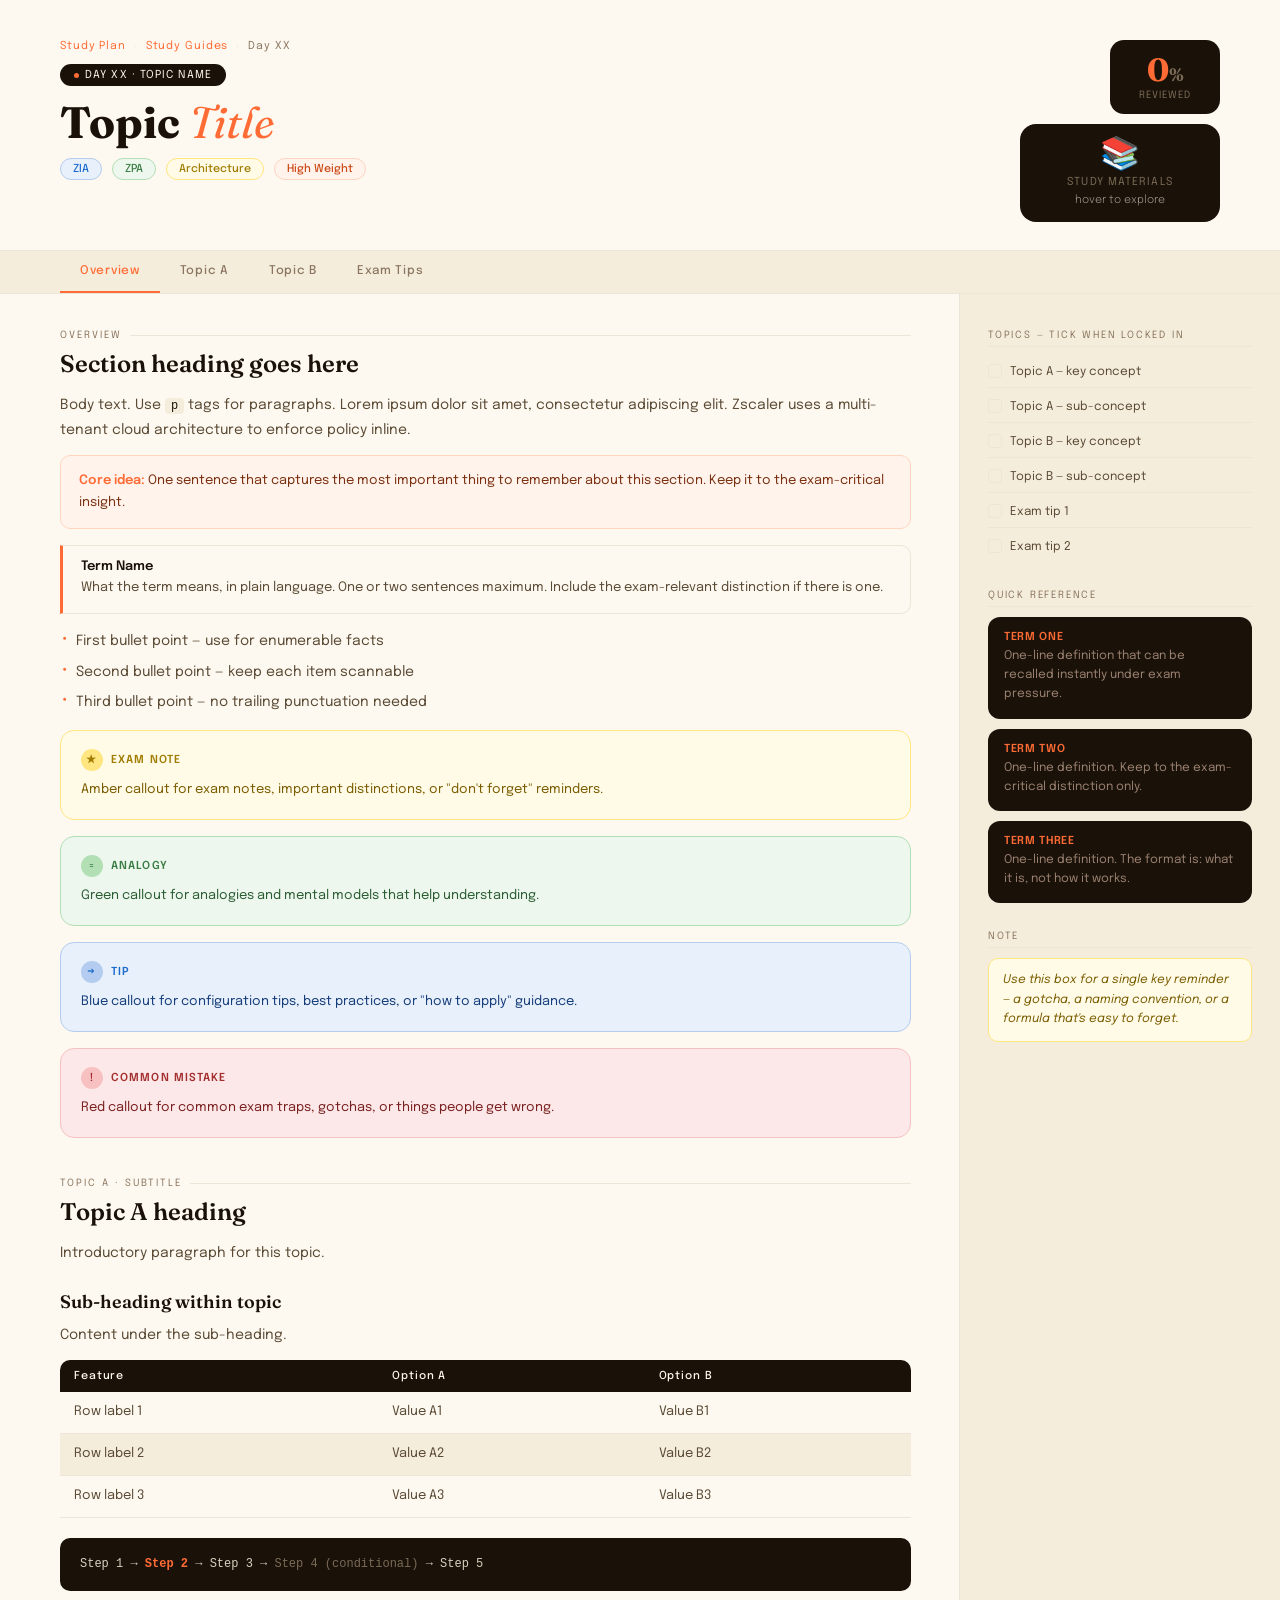
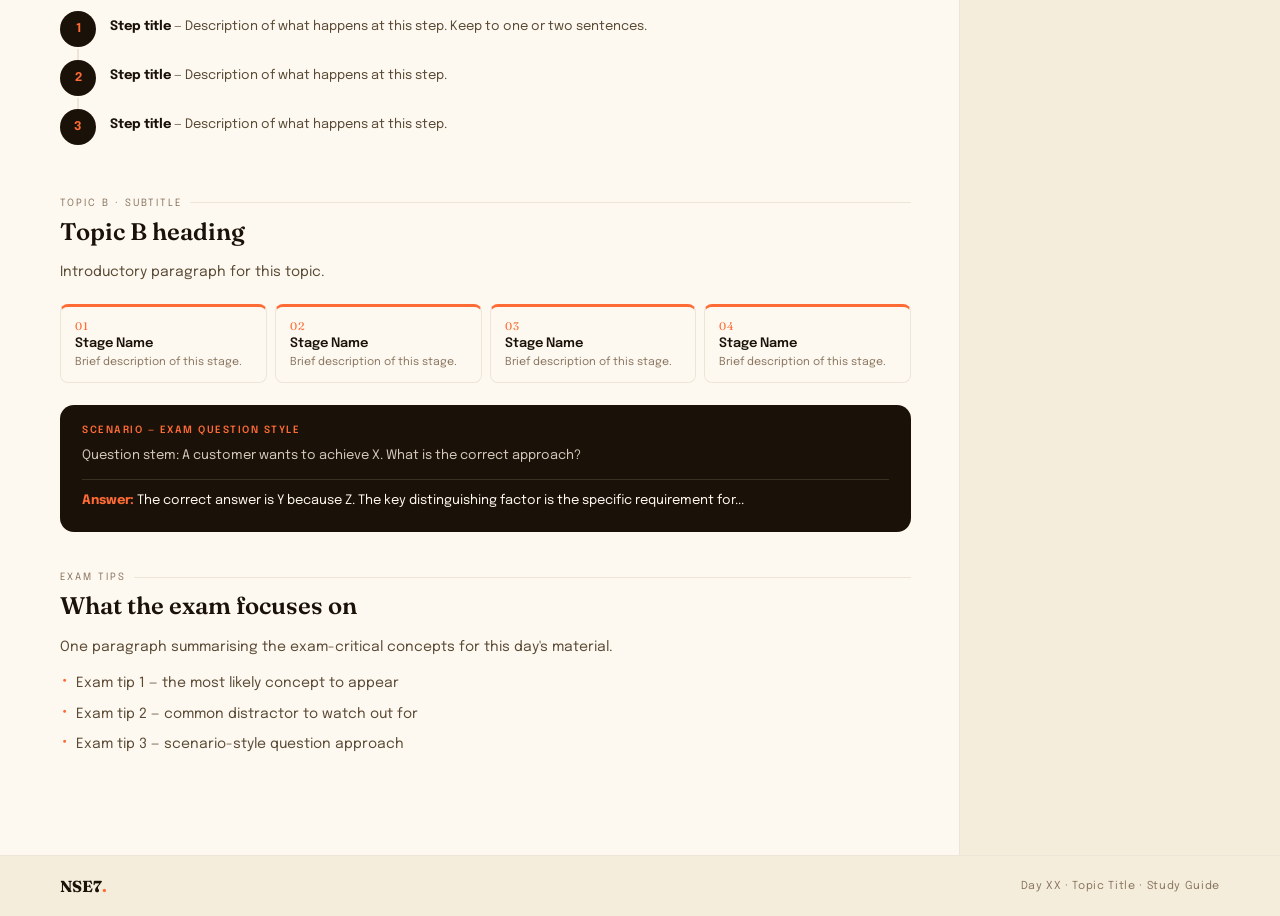
<file: template.html>
<!DOCTYPE html>
<html lang="en">
<head>
<meta charset="UTF-8">
<meta name="viewport" content="width=device-width, initial-scale=1.0">
<title>Day XX — Topic Title</title>
<link href="https://fonts.googleapis.com/css2?family=Fraunces:ital,wght@0,600;0,700;1,400&family=Epilogue:wght@300;400;500;600&display=swap" rel="stylesheet">
<link rel="stylesheet" href="assets/template.css">
<style>
  /* Page-specific overrides only — do not modify study-guide.css */
</style>
</head>
<body>

<header>
  <div class="header-left">
    <div class="breadcrumb">
      <a href="../index.html">Study Plan</a>
      <span class="breadcrumb-sep">›</span>
      <a href="index.html">Study Guides</a>
      <span class="breadcrumb-sep">›</span>
      <span>Day XX</span>
    </div>
    <div class="day-badge">
      <span class="day-badge-dot"></span>
      DAY XX · TOPIC NAME
    </div>
    <h1>Topic <em>Title</em></h1>
    <div class="header-meta-row">
      <span class="tag tag-zia">ZIA</span>
      <span class="tag tag-zpa">ZPA</span>
      <span class="tag tag-arch">Architecture</span>
      <span class="tag tag-weight">High Weight</span>
    </div>
  </div>
  <div class="header-right">
    <div class="progress-card">
      <div class="big" id="prog-num">0<span style="font-size:18px;color:#7a6a55;">%</span></div>
      <div class="lbl">REVIEWED</div>
    </div>
    <div class="nav-hub">
      <div class="nav-hub-trigger">
        <div class="icon">📚</div>
        <div class="label">STUDY MATERIALS</div>
        <div class="hint">hover to explore</div>
      </div>
      <div class="nav-hub-dropdown">
        <a class="nav-hub-item" href="index.html"><span class="nav-icon">📖</span> STUDY GUIDES</a>
        <a class="nav-hub-item" href="../memory-palaces/index.html"><span class="nav-icon">🧠</span> MEMORY PALACES</a>
        <a class="nav-hub-item" href="../study-bites/index.html"><span class="nav-icon">🍐</span> STUDY BITES</a>
        <a class="nav-hub-item" href="../study-nibbles/index.html"><span class="nav-icon">🍔</span> STUDY NIBBLES</a>
        <a class="nav-hub-item" href="../mock-exams/index.html"><span class="nav-icon">📋</span> MOCK EXAMS</a>
        <a class="nav-hub-item" href="../lab-challenges/index.html"><span class="nav-icon">⚗️</span> LAB CHALLENGES</a>
        <a class="nav-hub-item" href="../notebooklm/index.html"><span class="nav-icon">🎙️</span> NOTEBOOKLM</a>
      </div>
    </div>
  </div>
</header>

<nav class="section-nav">
  <button class="nav-tab active" onclick="navTo('section-overview', this)">Overview</button>
  <button class="nav-tab" onclick="navTo('section-topic-a', this)">Topic A</button>
  <button class="nav-tab" onclick="navTo('section-topic-b', this)">Topic B</button>
  <button class="nav-tab" onclick="navTo('section-exam-tips', this)">Exam Tips</button>
</nav>

<main>
<div class="main-content">


  <!-- ═══════════════ OVERVIEW ═══════════════ -->
  <div class="section-block" id="section-overview">
    <div class="section-label">OVERVIEW</div>
    <h2>Section heading goes here</h2>
    <p>Body text. Use <code>p</code> tags for paragraphs. Lorem ipsum dolor sit amet, consectetur adipiscing elit. Zscaler uses a multi-tenant cloud architecture to enforce policy inline.</p>

    <!-- Key concept box -->
    <div class="key-concept">
      <strong>Core idea:</strong> One sentence that captures the most important thing to remember about this section. Keep it to the exam-critical insight.
    </div>

    <!-- Definition block -->
    <div class="definition">
      <div class="definition-term">Term Name</div>
      <div class="definition-body">What the term means, in plain language. One or two sentences maximum. Include the exam-relevant distinction if there is one.</div>
    </div>

    <!-- Content list -->
    <ul class="content-list">
      <li>First bullet point — use for enumerable facts</li>
      <li>Second bullet point — keep each item scannable</li>
      <li>Third bullet point — no trailing punctuation needed</li>
    </ul>

    <!-- Callout — Note (amber) -->
    <div class="callout callout-note">
      <div class="callout-header"><div class="callout-icon">★</div>EXAM NOTE</div>
      <div class="callout-body">Amber callout for exam notes, important distinctions, or "don't forget" reminders.</div>
    </div>

    <!-- Callout — Analogy (green) -->
    <div class="callout callout-analogy">
      <div class="callout-header"><div class="callout-icon">≈</div>ANALOGY</div>
      <div class="callout-body">Green callout for analogies and mental models that help understanding.</div>
    </div>

    <!-- Callout — Tip (blue) -->
    <div class="callout callout-tip">
      <div class="callout-header"><div class="callout-icon">→</div>TIP</div>
      <div class="callout-body">Blue callout for configuration tips, best practices, or "how to apply" guidance.</div>
    </div>

    <!-- Callout — Warning (red) -->
    <div class="callout callout-warn">
      <div class="callout-header"><div class="callout-icon">!</div>COMMON MISTAKE</div>
      <div class="callout-body">Red callout for common exam traps, gotchas, or things people get wrong.</div>
    </div>
  </div>


  <!-- ═══════════════ TOPIC A ═══════════════ -->
  <div class="section-block" id="section-topic-a">
    <div class="section-label">TOPIC A · SUBTITLE</div>
    <h2>Topic A heading</h2>
    <p>Introductory paragraph for this topic.</p>

    <h3>Sub-heading within topic</h3>
    <p>Content under the sub-heading.</p>

    <!-- Compare table -->
    <table class="compare-table">
      <thead>
        <tr>
          <th>Feature</th>
          <th>Option A</th>
          <th>Option B</th>
        </tr>
      </thead>
      <tbody>
        <tr>
          <td>Row label 1</td>
          <td>Value A1</td>
          <td>Value B1</td>
        </tr>
        <tr>
          <td>Row label 2</td>
          <td>Value A2</td>
          <td>Value B2</td>
        </tr>
        <tr>
          <td>Row label 3</td>
          <td>Value A3</td>
          <td>Value B3</td>
        </tr>
      </tbody>
    </table>

    <!-- Pipeline box (monospace diagram) -->
    <div class="pipeline-box">Step 1 → <span class="hl">Step 2</span> → Step 3 → <span class="dim">Step 4 (conditional)</span> → Step 5</div>

    <!-- Numbered flow steps -->
    <div class="flow-steps">
      <div class="flow-step">
        <div class="flow-num">1</div>
        <div class="flow-text"><strong>Step title</strong> — Description of what happens at this step. Keep to one or two sentences.</div>
      </div>
      <div class="flow-step">
        <div class="flow-num">2</div>
        <div class="flow-text"><strong>Step title</strong> — Description of what happens at this step.</div>
      </div>
      <div class="flow-step">
        <div class="flow-num">3</div>
        <div class="flow-text"><strong>Step title</strong> — Description of what happens at this step.</div>
      </div>
    </div>
  </div>


  <!-- ═══════════════ TOPIC B ═══════════════ -->
  <div class="section-block" id="section-topic-b">
    <div class="section-label">TOPIC B · SUBTITLE</div>
    <h2>Topic B heading</h2>
    <p>Introductory paragraph for this topic.</p>

    <!-- Pipeline stages (horizontal cards) -->
    <div class="pipeline-stages">
      <div class="pipeline-stage">
        <div class="pipeline-stage-num">01</div>
        <div class="pipeline-stage-name">Stage Name</div>
        <div class="pipeline-stage-desc">Brief description of this stage.</div>
      </div>
      <div class="pipeline-stage">
        <div class="pipeline-stage-num">02</div>
        <div class="pipeline-stage-name">Stage Name</div>
        <div class="pipeline-stage-desc">Brief description of this stage.</div>
      </div>
      <div class="pipeline-stage">
        <div class="pipeline-stage-num">03</div>
        <div class="pipeline-stage-name">Stage Name</div>
        <div class="pipeline-stage-desc">Brief description of this stage.</div>
      </div>
      <div class="pipeline-stage">
        <div class="pipeline-stage-num">04</div>
        <div class="pipeline-stage-name">Stage Name</div>
        <div class="pipeline-stage-desc">Brief description of this stage.</div>
      </div>
    </div>

    <!-- Scenario box (dark) -->
    <div class="scenario">
      <div class="scenario-label">SCENARIO — EXAM QUESTION STYLE</div>
      <div class="scenario-q">Question stem: A customer wants to achieve X. What is the correct approach?</div>
      <div class="scenario-a"><strong>Answer:</strong> The correct answer is Y because Z. The key distinguishing factor is the specific requirement for...</div>
    </div>
  </div>


  <!-- ═══════════════ EXAM TIPS ═══════════════ -->
  <div class="section-block" id="section-exam-tips">
    <div class="section-label">EXAM TIPS</div>
    <h2>What the exam focuses on</h2>
    <p>One paragraph summarising the exam-critical concepts for this day's material.</p>

    <ul class="content-list">
      <li>Exam tip 1 — the most likely concept to appear</li>
      <li>Exam tip 2 — common distractor to watch out for</li>
      <li>Exam tip 3 — scenario-style question approach</li>
    </ul>
  </div>


</div><!-- end .main-content -->

<!-- ═══ SIDEBAR ═══ -->
<div class="sidebar">

  <div class="sidebar-section">
    <div class="sidebar-label">TOPICS — TICK WHEN LOCKED IN</div>
    <ul class="subtopic-list" id="subtopic-list">
      <li onclick="toggleDone(this)"><div class="subtopic-check"></div><span>Topic A — key concept</span></li>
      <li onclick="toggleDone(this)"><div class="subtopic-check"></div><span>Topic A — sub-concept</span></li>
      <li onclick="toggleDone(this)"><div class="subtopic-check"></div><span>Topic B — key concept</span></li>
      <li onclick="toggleDone(this)"><div class="subtopic-check"></div><span>Topic B — sub-concept</span></li>
      <li onclick="toggleDone(this)"><div class="subtopic-check"></div><span>Exam tip 1</span></li>
      <li onclick="toggleDone(this)"><div class="subtopic-check"></div><span>Exam tip 2</span></li>
    </ul>
  </div>

  <div class="sidebar-section">
    <div class="sidebar-label">QUICK REFERENCE</div>
    <div class="quick-ref">
      <div class="quick-ref-term">TERM ONE</div>
      <div class="quick-ref-def">One-line definition that can be recalled instantly under exam pressure.</div>
    </div>
    <div class="quick-ref">
      <div class="quick-ref-term">TERM TWO</div>
      <div class="quick-ref-def">One-line definition. Keep to the exam-critical distinction only.</div>
    </div>
    <div class="quick-ref">
      <div class="quick-ref-term">TERM THREE</div>
      <div class="quick-ref-def">One-line definition. The format is: what it is, not how it works.</div>
    </div>
  </div>

  <div class="sidebar-section">
    <div class="sidebar-label">NOTE</div>
    <div class="sidebar-note">Use this box for a single key reminder — a gotcha, a naming convention, or a formula that's easy to forget.</div>
  </div>

</div><!-- end .sidebar -->

</main>

<footer>
  <div class="footer-left">NSE7<span>.</span></div>
  <div class="footer-right">Day XX · Topic Title · Study Guide</div>
</footer>

<script>
  /* ── NAV HUB ── */
  /* Paste nav hub CSS inline per CLAUDE.md — cream/orange scheme */
  (function() {
    const style = document.createElement('style');
    style.textContent = `
      .nav-hub { position: relative; }
      .nav-hub-trigger { background: var(--ink); color: var(--cream); padding: 16px 24px; border-radius: 16px; text-align: center; width: 200px; cursor: pointer; user-select: none; transition: transform 0.18s ease, box-shadow 0.18s ease; }
      .nav-hub-trigger .icon { font-size: 32px; line-height: 1; color: var(--orange); }
      .nav-hub-trigger .label { font-size: 11px; color: #7a6a55; letter-spacing: 0.1em; margin-top: 4px; }
      .nav-hub-trigger .hint { font-size: 11px; color: var(--cream); margin-top: 6px; font-weight: 300; opacity: 0.6; }
      .nav-hub:hover .nav-hub-trigger { transform: translateY(-4px) scale(1.03); box-shadow: 0 8px 24px rgba(26,18,9,0.18); border-radius: 16px 16px 0 0; }
      .nav-hub-dropdown { position: absolute; top: 100%; right: 0; width: 200px; background: var(--ink); border-radius: 0 0 16px 16px; overflow: hidden; opacity: 0; pointer-events: none; transform: translateY(-6px); transition: opacity 0.2s ease, transform 0.2s ease; z-index: 100; border-top: 1px solid rgba(255,255,255,0.08); }
      .nav-hub:hover .nav-hub-dropdown { opacity: 1; pointer-events: all; transform: translateY(0); }
      .nav-hub-item { display: flex; align-items: center; gap: 12px; padding: 13px 20px; color: var(--cream); font-size: 12px; letter-spacing: 0.08em; font-weight: 500; text-decoration: none; border-bottom: 1px solid rgba(255,255,255,0.06); transition: background 0.15s; }
      .nav-hub-item:last-child { border-bottom: none; }
      .nav-hub-item:hover { background: rgba(255,107,53,0.15); color: var(--orange); }
      .nav-hub-item .nav-icon { font-size: 18px; flex-shrink: 0; }
    `;
    document.head.appendChild(style);
  })();

  /* ── SMOOTH SCROLL NAV ── */
  function navTo(sectionId, el) {
    document.querySelectorAll('.nav-tab').forEach(t => t.classList.remove('active'));
    el.classList.add('active');
    const section = document.getElementById(sectionId);
    if (section) {
      const top = section.getBoundingClientRect().top + window.scrollY - 60;
      window.scrollTo({ top, behavior: 'smooth' });
    }
  }

  /* ── SIDEBAR CHECKLIST ── */
  function toggleDone(li) {
    li.classList.toggle('done');
    li.querySelector('.subtopic-check').style.background = li.classList.contains('done') ? 'var(--green)' : '';
    li.querySelector('.subtopic-check').style.borderColor = li.classList.contains('done') ? 'var(--green)' : '';
    updateProgress();
  }

  function updateProgress() {
    const items = document.querySelectorAll('#subtopic-list li');
    const done  = document.querySelectorAll('#subtopic-list li.done').length;
    const pct   = items.length ? Math.round(done / items.length * 100) : 0;
    const el    = document.getElementById('prog-num');
    if (el) el.innerHTML = pct + '<span style="font-size:18px;color:#7a6a55;">%</span>';
  }

  /* ── ACTIVE NAV TAB ON SCROLL ── */
  window.addEventListener('scroll', () => {
    const sections = ['section-overview', 'section-topic-a', 'section-topic-b', 'section-exam-tips'];
    const tabs   = document.querySelectorAll('.nav-tab');
    const offset = document.querySelector('.section-nav').offsetHeight + 32;
    let active = 0;
    sections.forEach((id, i) => {
      const el = document.getElementById(id);
      if (el && el.getBoundingClientRect().top < offset + 40) active = i;
    });
    tabs.forEach((t, i) => t.classList.toggle('active', i === active));
  });
</script>

</body>
</html>
</file>
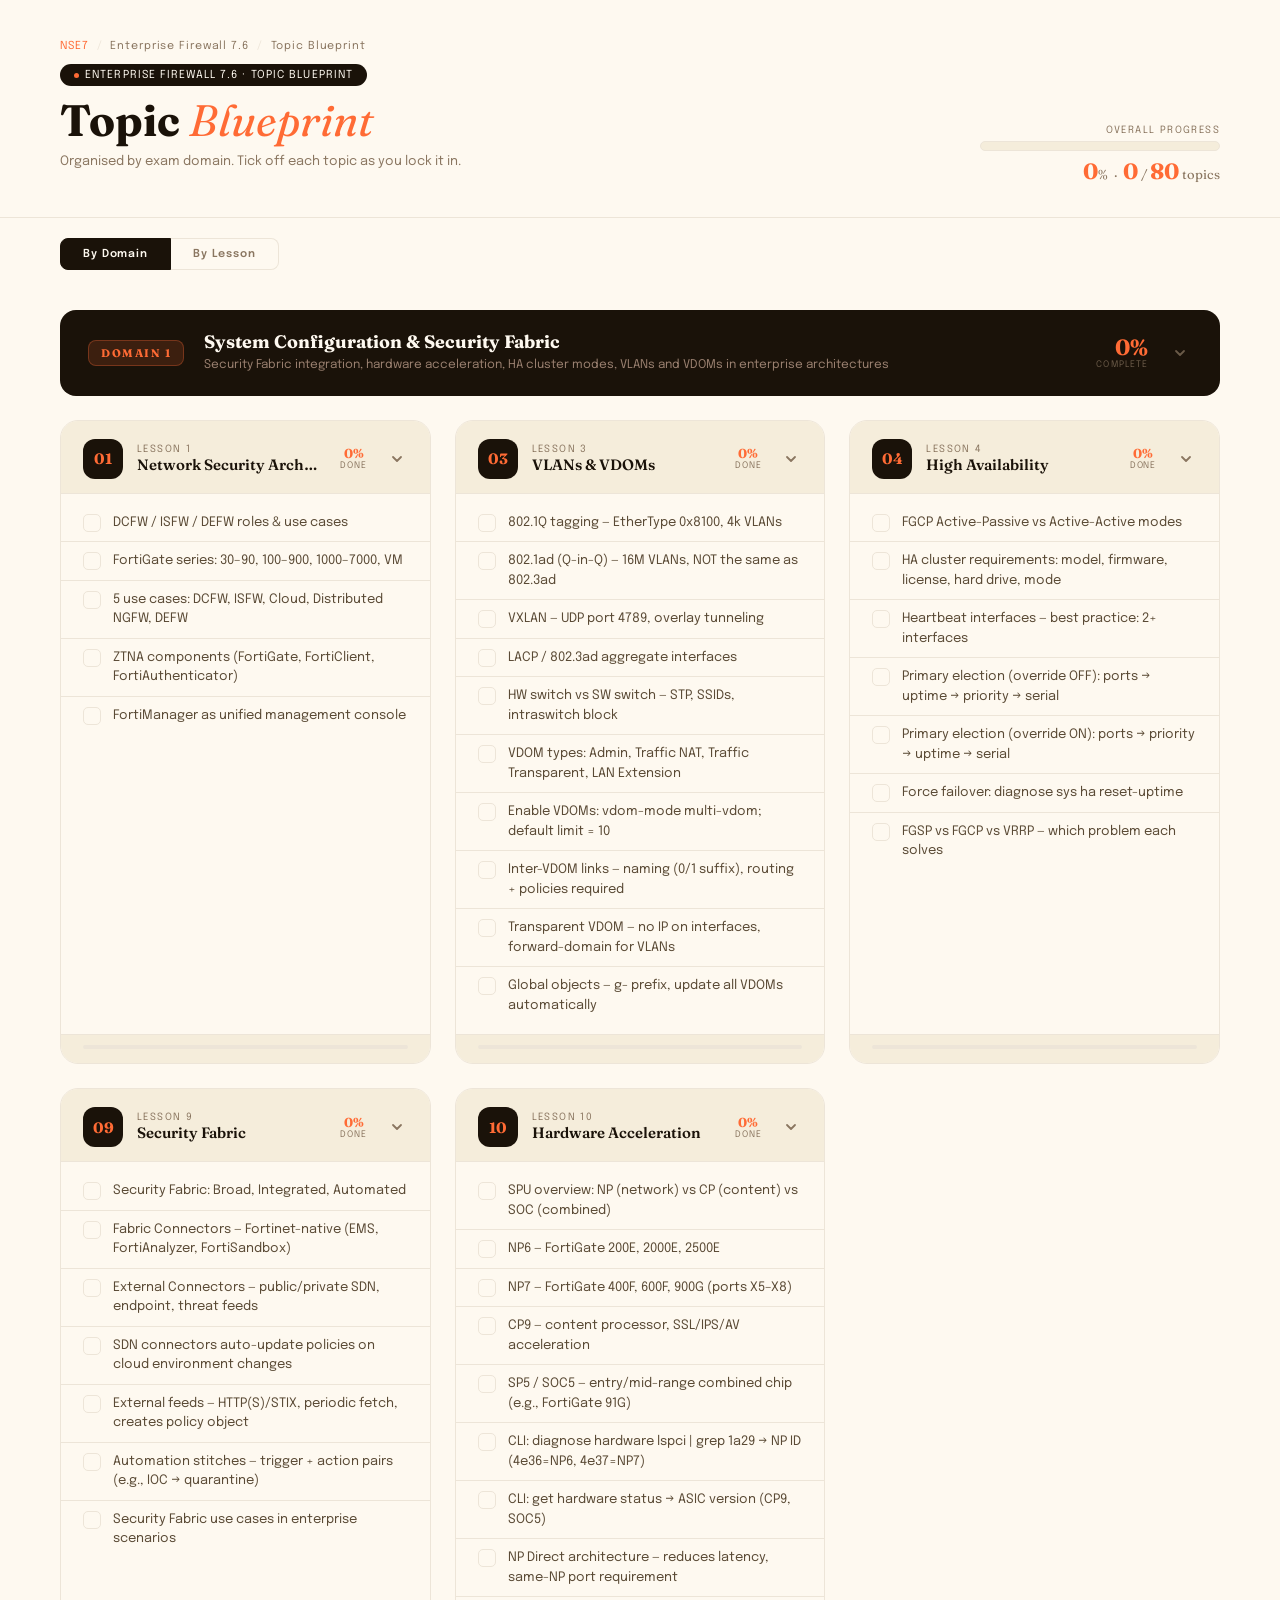
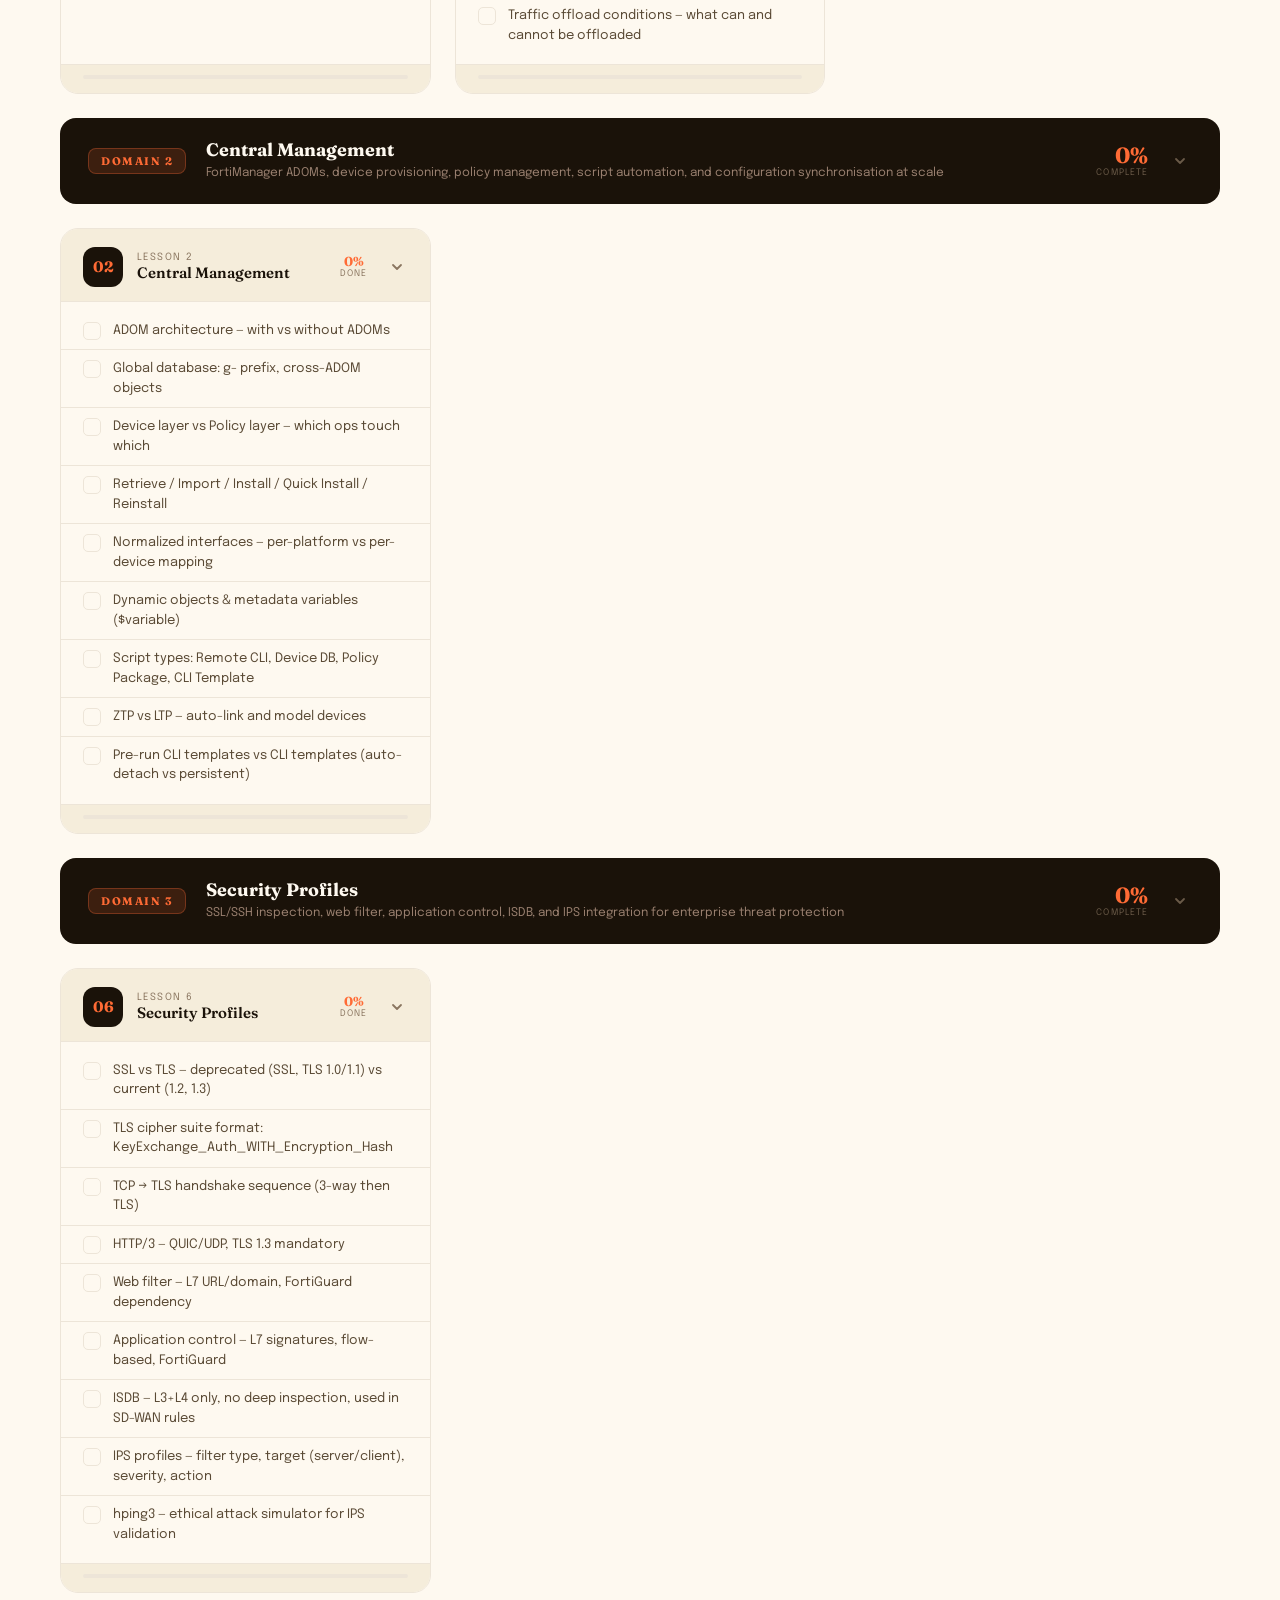
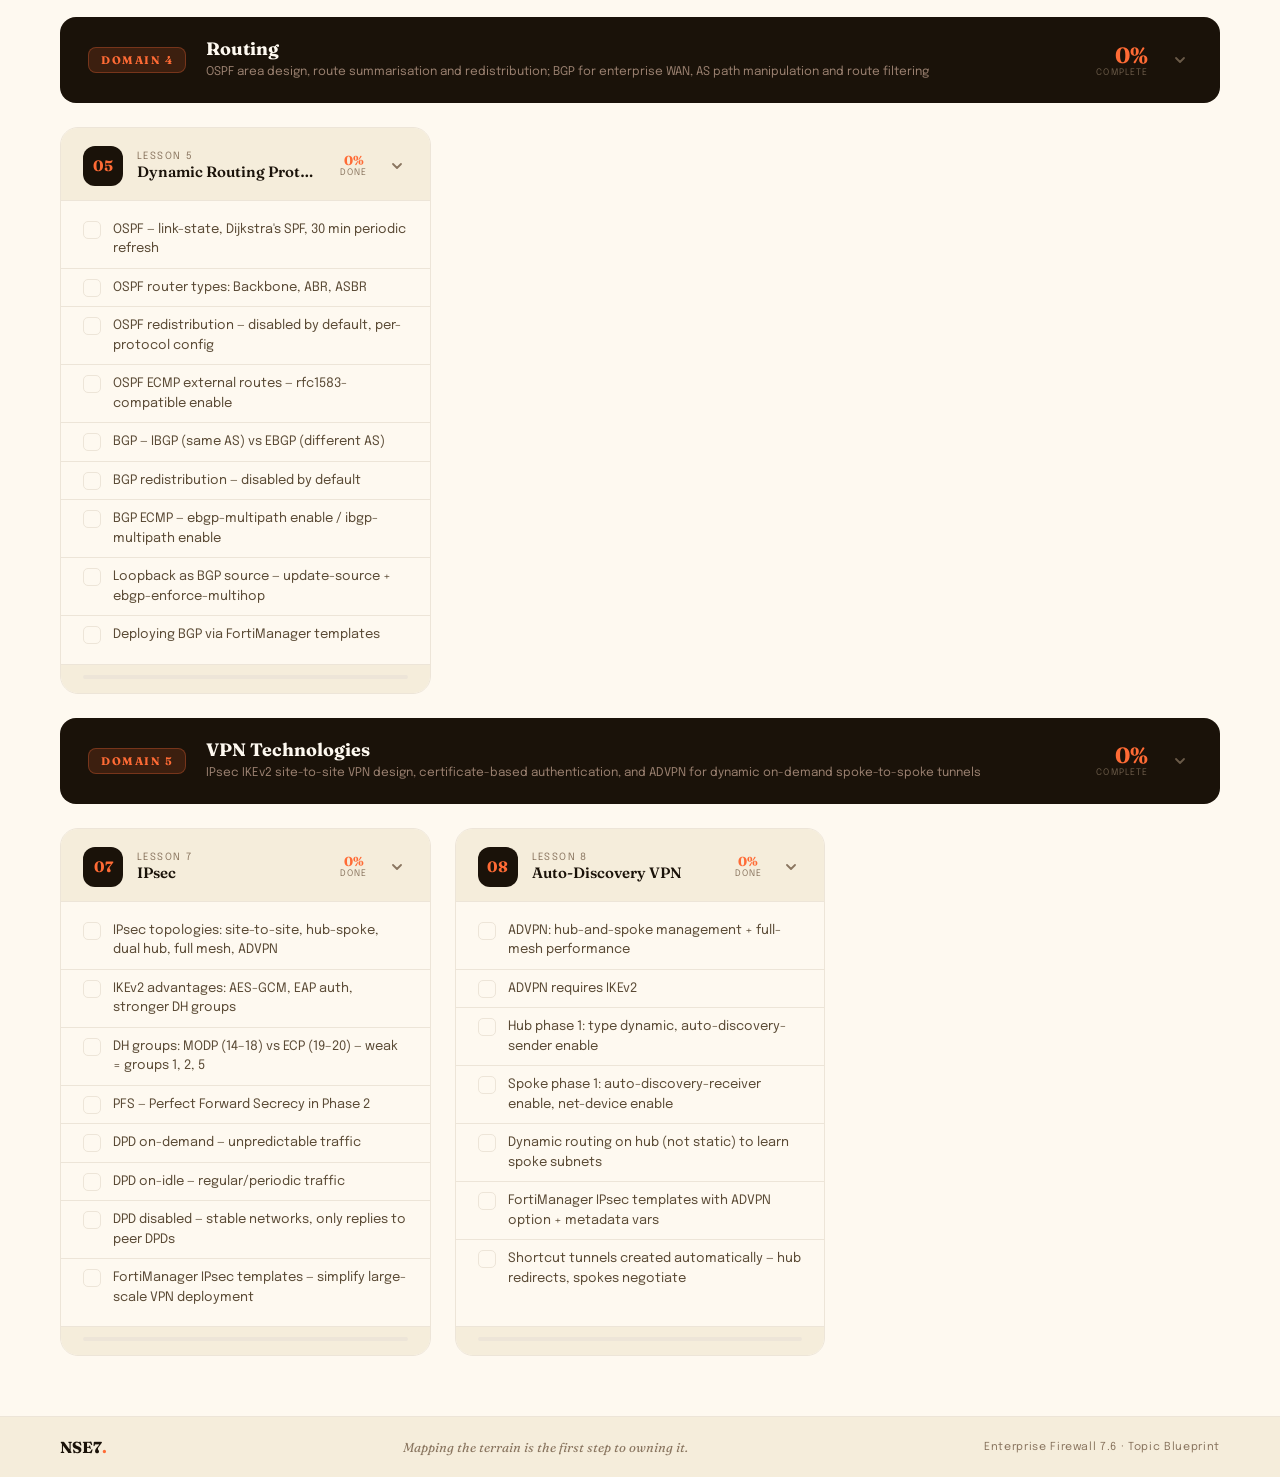
<file: pages/enterprise-firewall-blueprint.html>
<!DOCTYPE html>
<html lang="en">
<head><script>if(sessionStorage.getItem('pt')){document.documentElement.classList.add('pt-init')}</script>
<meta charset="UTF-8">
<meta name="viewport" content="width=device-width, initial-scale=1.0">
<title>Enterprise Firewall 7.6 — Topic Blueprint</title>
<link href="https://fonts.googleapis.com/css2?family=Fraunces:ital,wght@0,600;0,700;1,400&family=Epilogue:wght@300;400;500;600&display=swap" rel="stylesheet">
<link rel="stylesheet" href="../assets/template.css">
<style>
  /* ── PAGE LAYOUT ── */
  body { background: var(--cream); }

  .bp-header {
    padding: 40px 60px 32px;
    border-bottom: 1px solid var(--border);
    background: var(--cream);
    display: flex;
    align-items: flex-end;
    justify-content: space-between;
    gap: 32px;
  }
  .bp-header-left { flex: 1; }

  .bp-progress-bar-wrap {
    width: 240px;
    flex-shrink: 0;
    text-align: right;
  }
  .bp-progress-label {
    font-size: 10px;
    letter-spacing: 0.14em;
    color: var(--ink-muted);
    margin-bottom: 6px;
  }
  .bp-progress-track {
    background: var(--cream-dark);
    border: 1px solid var(--border);
    border-radius: 99px;
    height: 10px;
    overflow: hidden;
    margin-bottom: 6px;
  }
  .bp-progress-fill {
    height: 100%;
    border-radius: 99px;
    background: var(--orange);
    transition: width 0.3s ease;
    width: 0%;
  }
  .bp-progress-numbers {
    font-family: 'Fraunces', serif;
    font-size: 13px;
    color: var(--ink-muted);
  }
  .bp-progress-numbers span {
    font-size: 22px;
    color: var(--orange);
    font-weight: 700;
  }

  /* ── GRID ── */
  .bp-grid {
    display: grid;
    grid-template-columns: repeat(auto-fill, minmax(340px, 1fr));
    gap: 24px;
    padding: 40px 60px 60px;
    max-width: 1400px;
    margin: 0 auto;
  }

  /* ── DOMAIN SECTION (wraps header + cards) ── */
  .domain-section {
    grid-column: 1 / -1;
  }

  /* ── DOMAIN CARDS (collapsible sub-grid) ── */
  .domain-cards {
    display: grid;
    grid-template-columns: repeat(auto-fill, minmax(340px, 1fr));
    gap: 24px;
    padding-top: 24px;
    max-height: 5000px;
    overflow: hidden;
    opacity: 1;
    transition: max-height 0.4s ease, padding-top 0.3s ease, opacity 0.25s ease;
  }
  .domain-section.collapsed .domain-cards {
    max-height: 0;
    padding-top: 0;
    opacity: 0;
  }

  /* ── LESSON VIEW — flatten back into main grid ── */
  .bp-grid.view-lesson .domain-section  { display: contents; }
  .bp-grid.view-lesson .domain-header   { display: none !important; }
  .bp-grid.view-lesson .domain-cards    { display: contents; }

  /* ── DOMAIN HEADER ── */
  .domain-header {
    display: flex;
    align-items: center;
    gap: 20px;
    padding: 22px 28px;
    background: var(--ink);
    border-radius: 16px;
    cursor: pointer;
    user-select: none;
    transition: opacity 0.15s;
  }
  .domain-header:hover { opacity: 0.9; }

  /* ── DOMAIN CHEVRON ── */
  .domain-chevron {
    width: 24px;
    height: 24px;
    flex-shrink: 0;
    display: flex;
    align-items: center;
    justify-content: center;
    color: #6a5a48;
    transition: transform 0.22s ease;
  }
  .domain-chevron svg { display: block; }
  .domain-section.collapsed .domain-chevron { transform: rotate(-90deg); }
  .domain-num {
    font-family: 'Fraunces', serif;
    font-size: 11px;
    font-weight: 700;
    letter-spacing: 0.14em;
    color: var(--orange);
    background: rgba(255,107,53,0.15);
    border: 1px solid rgba(255,107,53,0.3);
    border-radius: 8px;
    padding: 5px 12px;
    flex-shrink: 0;
    white-space: nowrap;
  }
  .domain-text { flex: 1; min-width: 0; }
  .domain-name {
    font-family: 'Fraunces', serif;
    font-size: 18px;
    font-weight: 700;
    color: var(--cream);
    line-height: 1.1;
    margin-bottom: 4px;
  }
  .domain-desc {
    font-size: 12px;
    color: #9a8070;
    line-height: 1.5;
  }
  .domain-progress {
    flex-shrink: 0;
    text-align: right;
    min-width: 80px;
  }
  .domain-pct {
    font-family: 'Fraunces', serif;
    font-size: 22px;
    font-weight: 700;
    color: var(--orange);
    line-height: 1;
    display: block;
  }
  .domain-pct-label {
    font-size: 9px;
    letter-spacing: 0.12em;
    color: #6a5a48;
    display: block;
    margin-top: 2px;
  }

  /* ── LESSON CARD ── */
  .lesson-card {
    background: var(--cream);
    border: 1px solid var(--border);
    border-radius: 18px;
    overflow: hidden;
    display: flex;
    flex-direction: column;
  }
  .lesson-card-header {
    padding: 18px 22px 14px;
    border-bottom: 1px solid var(--border);
    display: flex;
    align-items: center;
    gap: 14px;
    background: var(--cream-dark);
    cursor: pointer;
    user-select: none;
    transition: background 0.15s;
  }
  .lesson-card-header:hover { background: #ede5d4; }
  .lesson-card.collapsed .lesson-card-header { border-bottom: none; }

  .lesson-num {
    width: 40px;
    height: 40px;
    border-radius: 12px;
    background: var(--ink);
    color: var(--orange);
    display: flex;
    align-items: center;
    justify-content: center;
    font-family: 'Fraunces', serif;
    font-size: 15px;
    font-weight: 700;
    flex-shrink: 0;
  }
  .lesson-card-title-wrap { flex: 1; min-width: 0; }
  .lesson-card-num-label {
    font-size: 10px;
    letter-spacing: 0.14em;
    color: var(--ink-muted);
    margin-bottom: 2px;
  }
  .lesson-card-title {
    font-family: 'Fraunces', serif;
    font-size: 15px;
    font-weight: 600;
    color: var(--ink);
    line-height: 1.2;
    white-space: nowrap;
    overflow: hidden;
    text-overflow: ellipsis;
  }
  .lesson-card-mini-bar {
    width: 36px;
    flex-shrink: 0;
    text-align: center;
  }
  .lesson-pct {
    font-family: 'Fraunces', serif;
    font-size: 13px;
    font-weight: 700;
    color: var(--orange);
    line-height: 1;
    display: block;
  }
  .lesson-pct-label {
    font-size: 9px;
    letter-spacing: 0.1em;
    color: var(--ink-muted);
    display: block;
    margin-top: 1px;
  }

  /* ── CHEVRON ── */
  .lesson-chevron {
    width: 22px;
    height: 22px;
    flex-shrink: 0;
    display: flex;
    align-items: center;
    justify-content: center;
    color: var(--ink-muted);
    transition: transform 0.22s ease;
  }
  .lesson-chevron svg { display: block; }
  .lesson-card.collapsed .lesson-chevron { transform: rotate(-90deg); }

  /* ── TOPIC LIST (collapsible) ── */
  .topic-list {
    list-style: none;
    padding: 10px 0;
    flex: 1;
    max-height: 2000px;
    overflow: hidden;
    transition: max-height 0.3s ease, padding 0.3s ease;
  }
  .lesson-card.collapsed .topic-list {
    max-height: 0;
    padding-top: 0;
    padding-bottom: 0;
  }

  .topic-item {
    display: flex;
    align-items: flex-start;
    gap: 12px;
    padding: 9px 22px;
    cursor: pointer;
    transition: background 0.12s;
    border-bottom: 1px solid var(--border);
    user-select: none;
  }
  .topic-item:last-child { border-bottom: none; }
  .topic-item:hover { background: var(--orange-light); }
  .topic-item.done { background: var(--green-light); }
  .topic-item.done:hover { background: #dff0e0; }

  .topic-check {
    width: 18px;
    height: 18px;
    border: 1.5px solid var(--border);
    border-radius: 5px;
    flex-shrink: 0;
    margin-top: 1px;
    transition: background 0.15s, border-color 0.15s;
    display: flex;
    align-items: center;
    justify-content: center;
    position: relative;
  }
  .topic-item.done .topic-check {
    background: var(--green);
    border-color: var(--green);
  }
  .topic-item.done .topic-check::after {
    content: '';
    width: 10px;
    height: 6px;
    border-left: 2px solid white;
    border-bottom: 2px solid white;
    transform: rotate(-45deg) translateY(-1px);
    display: block;
  }
  .topic-text {
    font-size: 13px;
    color: var(--ink-soft);
    line-height: 1.5;
    flex: 1;
  }
  .topic-item.done .topic-text {
    text-decoration: line-through;
    color: var(--ink-muted);
  }

  /* ── LESSON FOOTER ── */
  .lesson-card-footer {
    padding: 10px 22px 14px;
    border-top: 1px solid var(--border);
    background: var(--cream-dark);
    max-height: 60px;
    overflow: hidden;
    transition: max-height 0.3s ease, padding 0.3s ease, opacity 0.2s ease;
  }
  .lesson-card.collapsed .lesson-card-footer {
    max-height: 0;
    padding-top: 0;
    padding-bottom: 0;
    opacity: 0;
  }
  .lesson-track-wrap {
    background: var(--border);
    border-radius: 99px;
    height: 4px;
    overflow: hidden;
  }
  .lesson-track-fill {
    height: 100%;
    border-radius: 99px;
    background: var(--green);
    transition: width 0.3s ease;
    width: 0%;
  }

  /* ── VIEW TOGGLE ── */
  .view-toggle {
    display: flex;
    align-items: center;
    gap: 0;
    padding: 20px 60px 0;
    max-width: 1400px;
    margin: 0 auto;
  }
  .view-btn {
    padding: 9px 22px;
    font-size: 11px;
    font-family: 'Epilogue', sans-serif;
    font-weight: 600;
    letter-spacing: 0.08em;
    border: 1px solid var(--border);
    background: var(--cream);
    color: var(--ink-muted);
    cursor: pointer;
    transition: background 0.15s, color 0.15s;
    white-space: nowrap;
  }
  .view-btn:first-child { border-radius: 8px 0 0 8px; }
  .view-btn:last-child  { border-radius: 0 8px 8px 0; border-left: none; }
  .view-btn:hover:not(.active) { background: var(--cream-dark); color: var(--ink); }
  .view-btn.active { background: var(--ink); color: var(--cream); border-color: var(--ink); }

  /* ── RESPONSIVE ── */
  @media (max-width: 900px) {
    .bp-header { padding: 24px 20px 24px; flex-direction: column; align-items: flex-start; }
    .bp-progress-bar-wrap { width: 100%; text-align: left; }
    .view-toggle { padding: 16px 16px 0; }
    .bp-grid { padding: 24px 16px 40px; grid-template-columns: 1fr; }
    .domain-header { flex-wrap: wrap; gap: 12px; }
    .domain-progress { min-width: auto; }
  }
</style>
</head>
<body>

<header class="bp-header">
  <div class="bp-header-left">
    <div class="breadcrumb">
      <a href="../index.html">NSE7</a>
      <span class="breadcrumb-sep">/</span>
      <span>Enterprise Firewall 7.6</span>
      <span class="breadcrumb-sep">/</span>
      <span>Topic Blueprint</span>
    </div>
    <div class="day-badge" style="margin-bottom:12px;">
      <span class="day-badge-dot"></span>
      ENTERPRISE FIREWALL 7.6 · TOPIC BLUEPRINT
    </div>
    <h1>Topic <em>Blueprint</em></h1>
    <p style="font-size:13px;color:var(--ink-muted);margin-top:8px;line-height:1.6;">Organised by exam domain. Tick off each topic as you lock it in.</p>
  </div>
  <div class="bp-progress-bar-wrap">
    <div class="bp-progress-label">OVERALL PROGRESS</div>
    <div class="bp-progress-track">
      <div class="bp-progress-fill" id="global-bar"></div>
    </div>
    <div class="bp-progress-numbers">
      <span id="global-pct">0</span>% &nbsp;·&nbsp; <span id="global-done">0</span> / <span id="global-total">0</span> topics
    </div>
  </div>
</header>

<div class="view-toggle">
  <button class="view-btn active" onclick="setView('domain', this)">By Domain</button>
  <button class="view-btn" onclick="setView('lesson', this)">By Lesson</button>
</div>

<div class="bp-grid">


  <!-- ════════════════════════════════════════════
       DOMAIN 1 — SYSTEM CONFIGURATION & SECURITY FABRIC
       Lessons: 1, 3, 4, 9, 10
       ════════════════════════════════════════════ -->
  <div class="domain-section" data-domain="d1">
  <div class="domain-header" onclick="toggleDomain(this.closest('.domain-section'))">
    <div class="domain-num">DOMAIN 1</div>
    <div class="domain-text">
      <div class="domain-name">System Configuration &amp; Security Fabric</div>
      <div class="domain-desc">Security Fabric integration, hardware acceleration, HA cluster modes, VLANs and VDOMs in enterprise architectures</div>
    </div>
    <div class="domain-progress">
      <span class="domain-pct" id="dpct-d1">0%</span>
      <span class="domain-pct-label">COMPLETE</span>
    </div>
    <div class="domain-chevron">
      <svg width="12" height="12" viewBox="0 0 12 12" fill="none"><path d="M2 4l4 4 4-4" stroke="currentColor" stroke-width="1.8" stroke-linecap="round" stroke-linejoin="round"/></svg>
    </div>
  </div>
  <div class="domain-cards">

  <!-- L1 -->
  <div class="lesson-card" data-lesson="1" data-domain="d1">
    <div class="lesson-card-header" onclick="toggleCard(this.closest('.lesson-card'))">
      <div class="lesson-num">01</div>
      <div class="lesson-card-title-wrap">
        <div class="lesson-card-num-label">LESSON 1</div>
        <div class="lesson-card-title">Network Security Architecture</div>
      </div>
      <div class="lesson-card-mini-bar">
        <span class="lesson-pct" id="pct-1">0%</span>
        <span class="lesson-pct-label">DONE</span>
      </div>
      <div class="lesson-chevron">
        <svg width="12" height="12" viewBox="0 0 12 12" fill="none"><path d="M2 4l4 4 4-4" stroke="currentColor" stroke-width="1.8" stroke-linecap="round" stroke-linejoin="round"/></svg>
      </div>
    </div>
    <ul class="topic-list">
      <li class="topic-item" onclick="event.stopPropagation(); toggleTopic(this, 1)"><div class="topic-check"></div><span class="topic-text">DCFW / ISFW / DEFW roles &amp; use cases</span></li>
      <li class="topic-item" onclick="event.stopPropagation(); toggleTopic(this, 1)"><div class="topic-check"></div><span class="topic-text">FortiGate series: 30–90, 100–900, 1000–7000, VM</span></li>
      <li class="topic-item" onclick="event.stopPropagation(); toggleTopic(this, 1)"><div class="topic-check"></div><span class="topic-text">5 use cases: DCFW, ISFW, Cloud, Distributed NGFW, DEFW</span></li>
      <li class="topic-item" onclick="event.stopPropagation(); toggleTopic(this, 1)"><div class="topic-check"></div><span class="topic-text">ZTNA components (FortiGate, FortiClient, FortiAuthenticator)</span></li>
      <li class="topic-item" onclick="event.stopPropagation(); toggleTopic(this, 1)"><div class="topic-check"></div><span class="topic-text">FortiManager as unified management console</span></li>
    </ul>
    <div class="lesson-card-footer">
      <div class="lesson-track-wrap"><div class="lesson-track-fill" id="bar-1"></div></div>
    </div>
  </div>

  <!-- L3 -->
  <div class="lesson-card" data-lesson="3" data-domain="d1">
    <div class="lesson-card-header" onclick="toggleCard(this.closest('.lesson-card'))">
      <div class="lesson-num">03</div>
      <div class="lesson-card-title-wrap">
        <div class="lesson-card-num-label">LESSON 3</div>
        <div class="lesson-card-title">VLANs &amp; VDOMs</div>
      </div>
      <div class="lesson-card-mini-bar">
        <span class="lesson-pct" id="pct-3">0%</span>
        <span class="lesson-pct-label">DONE</span>
      </div>
      <div class="lesson-chevron">
        <svg width="12" height="12" viewBox="0 0 12 12" fill="none"><path d="M2 4l4 4 4-4" stroke="currentColor" stroke-width="1.8" stroke-linecap="round" stroke-linejoin="round"/></svg>
      </div>
    </div>
    <ul class="topic-list">
      <li class="topic-item" onclick="event.stopPropagation(); toggleTopic(this, 3)"><div class="topic-check"></div><span class="topic-text">802.1Q tagging — EtherType 0x8100, 4k VLANs</span></li>
      <li class="topic-item" onclick="event.stopPropagation(); toggleTopic(this, 3)"><div class="topic-check"></div><span class="topic-text">802.1ad (Q-in-Q) — 16M VLANs, NOT the same as 802.3ad</span></li>
      <li class="topic-item" onclick="event.stopPropagation(); toggleTopic(this, 3)"><div class="topic-check"></div><span class="topic-text">VXLAN — UDP port 4789, overlay tunneling</span></li>
      <li class="topic-item" onclick="event.stopPropagation(); toggleTopic(this, 3)"><div class="topic-check"></div><span class="topic-text">LACP / 802.3ad aggregate interfaces</span></li>
      <li class="topic-item" onclick="event.stopPropagation(); toggleTopic(this, 3)"><div class="topic-check"></div><span class="topic-text">HW switch vs SW switch — STP, SSIDs, intraswitch block</span></li>
      <li class="topic-item" onclick="event.stopPropagation(); toggleTopic(this, 3)"><div class="topic-check"></div><span class="topic-text">VDOM types: Admin, Traffic NAT, Traffic Transparent, LAN Extension</span></li>
      <li class="topic-item" onclick="event.stopPropagation(); toggleTopic(this, 3)"><div class="topic-check"></div><span class="topic-text">Enable VDOMs: vdom-mode multi-vdom; default limit = 10</span></li>
      <li class="topic-item" onclick="event.stopPropagation(); toggleTopic(this, 3)"><div class="topic-check"></div><span class="topic-text">Inter-VDOM links — naming (0/1 suffix), routing + policies required</span></li>
      <li class="topic-item" onclick="event.stopPropagation(); toggleTopic(this, 3)"><div class="topic-check"></div><span class="topic-text">Transparent VDOM — no IP on interfaces, forward-domain for VLANs</span></li>
      <li class="topic-item" onclick="event.stopPropagation(); toggleTopic(this, 3)"><div class="topic-check"></div><span class="topic-text">Global objects — g- prefix, update all VDOMs automatically</span></li>
    </ul>
    <div class="lesson-card-footer">
      <div class="lesson-track-wrap"><div class="lesson-track-fill" id="bar-3"></div></div>
    </div>
  </div>

  <!-- L4 -->
  <div class="lesson-card" data-lesson="4" data-domain="d1">
    <div class="lesson-card-header" onclick="toggleCard(this.closest('.lesson-card'))">
      <div class="lesson-num">04</div>
      <div class="lesson-card-title-wrap">
        <div class="lesson-card-num-label">LESSON 4</div>
        <div class="lesson-card-title">High Availability</div>
      </div>
      <div class="lesson-card-mini-bar">
        <span class="lesson-pct" id="pct-4">0%</span>
        <span class="lesson-pct-label">DONE</span>
      </div>
      <div class="lesson-chevron">
        <svg width="12" height="12" viewBox="0 0 12 12" fill="none"><path d="M2 4l4 4 4-4" stroke="currentColor" stroke-width="1.8" stroke-linecap="round" stroke-linejoin="round"/></svg>
      </div>
    </div>
    <ul class="topic-list">
      <li class="topic-item" onclick="event.stopPropagation(); toggleTopic(this, 4)"><div class="topic-check"></div><span class="topic-text">FGCP Active-Passive vs Active-Active modes</span></li>
      <li class="topic-item" onclick="event.stopPropagation(); toggleTopic(this, 4)"><div class="topic-check"></div><span class="topic-text">HA cluster requirements: model, firmware, license, hard drive, mode</span></li>
      <li class="topic-item" onclick="event.stopPropagation(); toggleTopic(this, 4)"><div class="topic-check"></div><span class="topic-text">Heartbeat interfaces — best practice: 2+ interfaces</span></li>
      <li class="topic-item" onclick="event.stopPropagation(); toggleTopic(this, 4)"><div class="topic-check"></div><span class="topic-text">Primary election (override OFF): ports → uptime → priority → serial</span></li>
      <li class="topic-item" onclick="event.stopPropagation(); toggleTopic(this, 4)"><div class="topic-check"></div><span class="topic-text">Primary election (override ON): ports → priority → uptime → serial</span></li>
      <li class="topic-item" onclick="event.stopPropagation(); toggleTopic(this, 4)"><div class="topic-check"></div><span class="topic-text">Force failover: diagnose sys ha reset-uptime</span></li>
      <li class="topic-item" onclick="event.stopPropagation(); toggleTopic(this, 4)"><div class="topic-check"></div><span class="topic-text">FGSP vs FGCP vs VRRP — which problem each solves</span></li>
    </ul>
    <div class="lesson-card-footer">
      <div class="lesson-track-wrap"><div class="lesson-track-fill" id="bar-4"></div></div>
    </div>
  </div>

  <!-- L9 -->
  <div class="lesson-card" data-lesson="9" data-domain="d1">
    <div class="lesson-card-header" onclick="toggleCard(this.closest('.lesson-card'))">
      <div class="lesson-num">09</div>
      <div class="lesson-card-title-wrap">
        <div class="lesson-card-num-label">LESSON 9</div>
        <div class="lesson-card-title">Security Fabric</div>
      </div>
      <div class="lesson-card-mini-bar">
        <span class="lesson-pct" id="pct-9">0%</span>
        <span class="lesson-pct-label">DONE</span>
      </div>
      <div class="lesson-chevron">
        <svg width="12" height="12" viewBox="0 0 12 12" fill="none"><path d="M2 4l4 4 4-4" stroke="currentColor" stroke-width="1.8" stroke-linecap="round" stroke-linejoin="round"/></svg>
      </div>
    </div>
    <ul class="topic-list">
      <li class="topic-item" onclick="event.stopPropagation(); toggleTopic(this, 9)"><div class="topic-check"></div><span class="topic-text">Security Fabric: Broad, Integrated, Automated</span></li>
      <li class="topic-item" onclick="event.stopPropagation(); toggleTopic(this, 9)"><div class="topic-check"></div><span class="topic-text">Fabric Connectors — Fortinet-native (EMS, FortiAnalyzer, FortiSandbox)</span></li>
      <li class="topic-item" onclick="event.stopPropagation(); toggleTopic(this, 9)"><div class="topic-check"></div><span class="topic-text">External Connectors — public/private SDN, endpoint, threat feeds</span></li>
      <li class="topic-item" onclick="event.stopPropagation(); toggleTopic(this, 9)"><div class="topic-check"></div><span class="topic-text">SDN connectors auto-update policies on cloud environment changes</span></li>
      <li class="topic-item" onclick="event.stopPropagation(); toggleTopic(this, 9)"><div class="topic-check"></div><span class="topic-text">External feeds — HTTP(S)/STIX, periodic fetch, creates policy object</span></li>
      <li class="topic-item" onclick="event.stopPropagation(); toggleTopic(this, 9)"><div class="topic-check"></div><span class="topic-text">Automation stitches — trigger + action pairs (e.g., IOC → quarantine)</span></li>
      <li class="topic-item" onclick="event.stopPropagation(); toggleTopic(this, 9)"><div class="topic-check"></div><span class="topic-text">Security Fabric use cases in enterprise scenarios</span></li>
    </ul>
    <div class="lesson-card-footer">
      <div class="lesson-track-wrap"><div class="lesson-track-fill" id="bar-9"></div></div>
    </div>
  </div>

  <!-- L10 -->
  <div class="lesson-card" data-lesson="10" data-domain="d1">
    <div class="lesson-card-header" onclick="toggleCard(this.closest('.lesson-card'))">
      <div class="lesson-num">10</div>
      <div class="lesson-card-title-wrap">
        <div class="lesson-card-num-label">LESSON 10</div>
        <div class="lesson-card-title">Hardware Acceleration</div>
      </div>
      <div class="lesson-card-mini-bar">
        <span class="lesson-pct" id="pct-10">0%</span>
        <span class="lesson-pct-label">DONE</span>
      </div>
      <div class="lesson-chevron">
        <svg width="12" height="12" viewBox="0 0 12 12" fill="none"><path d="M2 4l4 4 4-4" stroke="currentColor" stroke-width="1.8" stroke-linecap="round" stroke-linejoin="round"/></svg>
      </div>
    </div>
    <ul class="topic-list">
      <li class="topic-item" onclick="event.stopPropagation(); toggleTopic(this, 10)"><div class="topic-check"></div><span class="topic-text">SPU overview: NP (network) vs CP (content) vs SOC (combined)</span></li>
      <li class="topic-item" onclick="event.stopPropagation(); toggleTopic(this, 10)"><div class="topic-check"></div><span class="topic-text">NP6 — FortiGate 200E, 2000E, 2500E</span></li>
      <li class="topic-item" onclick="event.stopPropagation(); toggleTopic(this, 10)"><div class="topic-check"></div><span class="topic-text">NP7 — FortiGate 400F, 600F, 900G (ports X5–X8)</span></li>
      <li class="topic-item" onclick="event.stopPropagation(); toggleTopic(this, 10)"><div class="topic-check"></div><span class="topic-text">CP9 — content processor, SSL/IPS/AV acceleration</span></li>
      <li class="topic-item" onclick="event.stopPropagation(); toggleTopic(this, 10)"><div class="topic-check"></div><span class="topic-text">SP5 / SOC5 — entry/mid-range combined chip (e.g., FortiGate 91G)</span></li>
      <li class="topic-item" onclick="event.stopPropagation(); toggleTopic(this, 10)"><div class="topic-check"></div><span class="topic-text">CLI: diagnose hardware lspci | grep 1a29 → NP ID (4e36=NP6, 4e37=NP7)</span></li>
      <li class="topic-item" onclick="event.stopPropagation(); toggleTopic(this, 10)"><div class="topic-check"></div><span class="topic-text">CLI: get hardware status → ASIC version (CP9, SOC5)</span></li>
      <li class="topic-item" onclick="event.stopPropagation(); toggleTopic(this, 10)"><div class="topic-check"></div><span class="topic-text">NP Direct architecture — reduces latency, same-NP port requirement</span></li>
      <li class="topic-item" onclick="event.stopPropagation(); toggleTopic(this, 10)"><div class="topic-check"></div><span class="topic-text">Traffic offload conditions — what can and cannot be offloaded</span></li>
    </ul>
    <div class="lesson-card-footer">
      <div class="lesson-track-wrap"><div class="lesson-track-fill" id="bar-10"></div></div>
    </div>
  </div>


  </div><!-- end domain-cards d1 -->
  </div><!-- end domain-section d1 -->

  <!-- ════════════════════════════════════════════
       DOMAIN 2 — CENTRAL MANAGEMENT
       Lessons: 2
       ════════════════════════════════════════════ -->
  <div class="domain-section" data-domain="d2">
  <div class="domain-header" onclick="toggleDomain(this.closest('.domain-section'))">
    <div class="domain-num">DOMAIN 2</div>
    <div class="domain-text">
      <div class="domain-name">Central Management</div>
      <div class="domain-desc">FortiManager ADOMs, device provisioning, policy management, script automation, and configuration synchronisation at scale</div>
    </div>
    <div class="domain-progress">
      <span class="domain-pct" id="dpct-d2">0%</span>
      <span class="domain-pct-label">COMPLETE</span>
    </div>
    <div class="domain-chevron">
      <svg width="12" height="12" viewBox="0 0 12 12" fill="none"><path d="M2 4l4 4 4-4" stroke="currentColor" stroke-width="1.8" stroke-linecap="round" stroke-linejoin="round"/></svg>
    </div>
  </div>
  <div class="domain-cards">

  <!-- L2 -->
  <div class="lesson-card" data-lesson="2" data-domain="d2">
    <div class="lesson-card-header" onclick="toggleCard(this.closest('.lesson-card'))">
      <div class="lesson-num">02</div>
      <div class="lesson-card-title-wrap">
        <div class="lesson-card-num-label">LESSON 2</div>
        <div class="lesson-card-title">Central Management</div>
      </div>
      <div class="lesson-card-mini-bar">
        <span class="lesson-pct" id="pct-2">0%</span>
        <span class="lesson-pct-label">DONE</span>
      </div>
      <div class="lesson-chevron">
        <svg width="12" height="12" viewBox="0 0 12 12" fill="none"><path d="M2 4l4 4 4-4" stroke="currentColor" stroke-width="1.8" stroke-linecap="round" stroke-linejoin="round"/></svg>
      </div>
    </div>
    <ul class="topic-list">
      <li class="topic-item" onclick="event.stopPropagation(); toggleTopic(this, 2)"><div class="topic-check"></div><span class="topic-text">ADOM architecture — with vs without ADOMs</span></li>
      <li class="topic-item" onclick="event.stopPropagation(); toggleTopic(this, 2)"><div class="topic-check"></div><span class="topic-text">Global database: g- prefix, cross-ADOM objects</span></li>
      <li class="topic-item" onclick="event.stopPropagation(); toggleTopic(this, 2)"><div class="topic-check"></div><span class="topic-text">Device layer vs Policy layer — which ops touch which</span></li>
      <li class="topic-item" onclick="event.stopPropagation(); toggleTopic(this, 2)"><div class="topic-check"></div><span class="topic-text">Retrieve / Import / Install / Quick Install / Reinstall</span></li>
      <li class="topic-item" onclick="event.stopPropagation(); toggleTopic(this, 2)"><div class="topic-check"></div><span class="topic-text">Normalized interfaces — per-platform vs per-device mapping</span></li>
      <li class="topic-item" onclick="event.stopPropagation(); toggleTopic(this, 2)"><div class="topic-check"></div><span class="topic-text">Dynamic objects &amp; metadata variables ($variable)</span></li>
      <li class="topic-item" onclick="event.stopPropagation(); toggleTopic(this, 2)"><div class="topic-check"></div><span class="topic-text">Script types: Remote CLI, Device DB, Policy Package, CLI Template</span></li>
      <li class="topic-item" onclick="event.stopPropagation(); toggleTopic(this, 2)"><div class="topic-check"></div><span class="topic-text">ZTP vs LTP — auto-link and model devices</span></li>
      <li class="topic-item" onclick="event.stopPropagation(); toggleTopic(this, 2)"><div class="topic-check"></div><span class="topic-text">Pre-run CLI templates vs CLI templates (auto-detach vs persistent)</span></li>
    </ul>
    <div class="lesson-card-footer">
      <div class="lesson-track-wrap"><div class="lesson-track-fill" id="bar-2"></div></div>
    </div>
  </div>


  </div><!-- end domain-cards d2 -->
  </div><!-- end domain-section d2 -->

  <!-- ════════════════════════════════════════════
       DOMAIN 3 — SECURITY PROFILES
       Lessons: 6
       ════════════════════════════════════════════ -->
  <div class="domain-section" data-domain="d3">
  <div class="domain-header" onclick="toggleDomain(this.closest('.domain-section'))">
    <div class="domain-num">DOMAIN 3</div>
    <div class="domain-text">
      <div class="domain-name">Security Profiles</div>
      <div class="domain-desc">SSL/SSH inspection, web filter, application control, ISDB, and IPS integration for enterprise threat protection</div>
    </div>
    <div class="domain-progress">
      <span class="domain-pct" id="dpct-d3">0%</span>
      <span class="domain-pct-label">COMPLETE</span>
    </div>
    <div class="domain-chevron">
      <svg width="12" height="12" viewBox="0 0 12 12" fill="none"><path d="M2 4l4 4 4-4" stroke="currentColor" stroke-width="1.8" stroke-linecap="round" stroke-linejoin="round"/></svg>
    </div>
  </div>
  <div class="domain-cards">

  <!-- L6 -->
  <div class="lesson-card" data-lesson="6" data-domain="d3">
    <div class="lesson-card-header" onclick="toggleCard(this.closest('.lesson-card'))">
      <div class="lesson-num">06</div>
      <div class="lesson-card-title-wrap">
        <div class="lesson-card-num-label">LESSON 6</div>
        <div class="lesson-card-title">Security Profiles</div>
      </div>
      <div class="lesson-card-mini-bar">
        <span class="lesson-pct" id="pct-6">0%</span>
        <span class="lesson-pct-label">DONE</span>
      </div>
      <div class="lesson-chevron">
        <svg width="12" height="12" viewBox="0 0 12 12" fill="none"><path d="M2 4l4 4 4-4" stroke="currentColor" stroke-width="1.8" stroke-linecap="round" stroke-linejoin="round"/></svg>
      </div>
    </div>
    <ul class="topic-list">
      <li class="topic-item" onclick="event.stopPropagation(); toggleTopic(this, 6)"><div class="topic-check"></div><span class="topic-text">SSL vs TLS — deprecated (SSL, TLS 1.0/1.1) vs current (1.2, 1.3)</span></li>
      <li class="topic-item" onclick="event.stopPropagation(); toggleTopic(this, 6)"><div class="topic-check"></div><span class="topic-text">TLS cipher suite format: KeyExchange_Auth_WITH_Encryption_Hash</span></li>
      <li class="topic-item" onclick="event.stopPropagation(); toggleTopic(this, 6)"><div class="topic-check"></div><span class="topic-text">TCP → TLS handshake sequence (3-way then TLS)</span></li>
      <li class="topic-item" onclick="event.stopPropagation(); toggleTopic(this, 6)"><div class="topic-check"></div><span class="topic-text">HTTP/3 — QUIC/UDP, TLS 1.3 mandatory</span></li>
      <li class="topic-item" onclick="event.stopPropagation(); toggleTopic(this, 6)"><div class="topic-check"></div><span class="topic-text">Web filter — L7 URL/domain, FortiGuard dependency</span></li>
      <li class="topic-item" onclick="event.stopPropagation(); toggleTopic(this, 6)"><div class="topic-check"></div><span class="topic-text">Application control — L7 signatures, flow-based, FortiGuard</span></li>
      <li class="topic-item" onclick="event.stopPropagation(); toggleTopic(this, 6)"><div class="topic-check"></div><span class="topic-text">ISDB — L3+L4 only, no deep inspection, used in SD-WAN rules</span></li>
      <li class="topic-item" onclick="event.stopPropagation(); toggleTopic(this, 6)"><div class="topic-check"></div><span class="topic-text">IPS profiles — filter type, target (server/client), severity, action</span></li>
      <li class="topic-item" onclick="event.stopPropagation(); toggleTopic(this, 6)"><div class="topic-check"></div><span class="topic-text">hping3 — ethical attack simulator for IPS validation</span></li>
    </ul>
    <div class="lesson-card-footer">
      <div class="lesson-track-wrap"><div class="lesson-track-fill" id="bar-6"></div></div>
    </div>
  </div>


  </div><!-- end domain-cards d3 -->
  </div><!-- end domain-section d3 -->

  <!-- ════════════════════════════════════════════
       DOMAIN 4 — ROUTING
       Lessons: 5
       ════════════════════════════════════════════ -->
  <div class="domain-section" data-domain="d4">
  <div class="domain-header" onclick="toggleDomain(this.closest('.domain-section'))">
    <div class="domain-num">DOMAIN 4</div>
    <div class="domain-text">
      <div class="domain-name">Routing</div>
      <div class="domain-desc">OSPF area design, route summarisation and redistribution; BGP for enterprise WAN, AS path manipulation and route filtering</div>
    </div>
    <div class="domain-progress">
      <span class="domain-pct" id="dpct-d4">0%</span>
      <span class="domain-pct-label">COMPLETE</span>
    </div>
    <div class="domain-chevron">
      <svg width="12" height="12" viewBox="0 0 12 12" fill="none"><path d="M2 4l4 4 4-4" stroke="currentColor" stroke-width="1.8" stroke-linecap="round" stroke-linejoin="round"/></svg>
    </div>
  </div>
  <div class="domain-cards">

  <!-- L5 -->
  <div class="lesson-card" data-lesson="5" data-domain="d4">
    <div class="lesson-card-header" onclick="toggleCard(this.closest('.lesson-card'))">
      <div class="lesson-num">05</div>
      <div class="lesson-card-title-wrap">
        <div class="lesson-card-num-label">LESSON 5</div>
        <div class="lesson-card-title">Dynamic Routing Protocols</div>
      </div>
      <div class="lesson-card-mini-bar">
        <span class="lesson-pct" id="pct-5">0%</span>
        <span class="lesson-pct-label">DONE</span>
      </div>
      <div class="lesson-chevron">
        <svg width="12" height="12" viewBox="0 0 12 12" fill="none"><path d="M2 4l4 4 4-4" stroke="currentColor" stroke-width="1.8" stroke-linecap="round" stroke-linejoin="round"/></svg>
      </div>
    </div>
    <ul class="topic-list">
      <li class="topic-item" onclick="event.stopPropagation(); toggleTopic(this, 5)"><div class="topic-check"></div><span class="topic-text">OSPF — link-state, Dijkstra's SPF, 30 min periodic refresh</span></li>
      <li class="topic-item" onclick="event.stopPropagation(); toggleTopic(this, 5)"><div class="topic-check"></div><span class="topic-text">OSPF router types: Backbone, ABR, ASBR</span></li>
      <li class="topic-item" onclick="event.stopPropagation(); toggleTopic(this, 5)"><div class="topic-check"></div><span class="topic-text">OSPF redistribution — disabled by default, per-protocol config</span></li>
      <li class="topic-item" onclick="event.stopPropagation(); toggleTopic(this, 5)"><div class="topic-check"></div><span class="topic-text">OSPF ECMP external routes — rfc1583-compatible enable</span></li>
      <li class="topic-item" onclick="event.stopPropagation(); toggleTopic(this, 5)"><div class="topic-check"></div><span class="topic-text">BGP — IBGP (same AS) vs EBGP (different AS)</span></li>
      <li class="topic-item" onclick="event.stopPropagation(); toggleTopic(this, 5)"><div class="topic-check"></div><span class="topic-text">BGP redistribution — disabled by default</span></li>
      <li class="topic-item" onclick="event.stopPropagation(); toggleTopic(this, 5)"><div class="topic-check"></div><span class="topic-text">BGP ECMP — ebgp-multipath enable / ibgp-multipath enable</span></li>
      <li class="topic-item" onclick="event.stopPropagation(); toggleTopic(this, 5)"><div class="topic-check"></div><span class="topic-text">Loopback as BGP source — update-source + ebgp-enforce-multihop</span></li>
      <li class="topic-item" onclick="event.stopPropagation(); toggleTopic(this, 5)"><div class="topic-check"></div><span class="topic-text">Deploying BGP via FortiManager templates</span></li>
    </ul>
    <div class="lesson-card-footer">
      <div class="lesson-track-wrap"><div class="lesson-track-fill" id="bar-5"></div></div>
    </div>
  </div>


  </div><!-- end domain-cards d4 -->
  </div><!-- end domain-section d4 -->

  <!-- ════════════════════════════════════════════
       DOMAIN 5 — VPN TECHNOLOGIES
       Lessons: 7, 8
       ════════════════════════════════════════════ -->
  <div class="domain-section" data-domain="d5">
  <div class="domain-header" onclick="toggleDomain(this.closest('.domain-section'))">
    <div class="domain-num">DOMAIN 5</div>
    <div class="domain-text">
      <div class="domain-name">VPN Technologies</div>
      <div class="domain-desc">IPsec IKEv2 site-to-site VPN design, certificate-based authentication, and ADVPN for dynamic on-demand spoke-to-spoke tunnels</div>
    </div>
    <div class="domain-progress">
      <span class="domain-pct" id="dpct-d5">0%</span>
      <span class="domain-pct-label">COMPLETE</span>
    </div>
    <div class="domain-chevron">
      <svg width="12" height="12" viewBox="0 0 12 12" fill="none"><path d="M2 4l4 4 4-4" stroke="currentColor" stroke-width="1.8" stroke-linecap="round" stroke-linejoin="round"/></svg>
    </div>
  </div>
  <div class="domain-cards">

  <!-- L7 -->
  <div class="lesson-card" data-lesson="7" data-domain="d5">
    <div class="lesson-card-header" onclick="toggleCard(this.closest('.lesson-card'))">
      <div class="lesson-num">07</div>
      <div class="lesson-card-title-wrap">
        <div class="lesson-card-num-label">LESSON 7</div>
        <div class="lesson-card-title">IPsec</div>
      </div>
      <div class="lesson-card-mini-bar">
        <span class="lesson-pct" id="pct-7">0%</span>
        <span class="lesson-pct-label">DONE</span>
      </div>
      <div class="lesson-chevron">
        <svg width="12" height="12" viewBox="0 0 12 12" fill="none"><path d="M2 4l4 4 4-4" stroke="currentColor" stroke-width="1.8" stroke-linecap="round" stroke-linejoin="round"/></svg>
      </div>
    </div>
    <ul class="topic-list">
      <li class="topic-item" onclick="event.stopPropagation(); toggleTopic(this, 7)"><div class="topic-check"></div><span class="topic-text">IPsec topologies: site-to-site, hub-spoke, dual hub, full mesh, ADVPN</span></li>
      <li class="topic-item" onclick="event.stopPropagation(); toggleTopic(this, 7)"><div class="topic-check"></div><span class="topic-text">IKEv2 advantages: AES-GCM, EAP auth, stronger DH groups</span></li>
      <li class="topic-item" onclick="event.stopPropagation(); toggleTopic(this, 7)"><div class="topic-check"></div><span class="topic-text">DH groups: MODP (14–18) vs ECP (19–20) — weak = groups 1, 2, 5</span></li>
      <li class="topic-item" onclick="event.stopPropagation(); toggleTopic(this, 7)"><div class="topic-check"></div><span class="topic-text">PFS — Perfect Forward Secrecy in Phase 2</span></li>
      <li class="topic-item" onclick="event.stopPropagation(); toggleTopic(this, 7)"><div class="topic-check"></div><span class="topic-text">DPD on-demand — unpredictable traffic</span></li>
      <li class="topic-item" onclick="event.stopPropagation(); toggleTopic(this, 7)"><div class="topic-check"></div><span class="topic-text">DPD on-idle — regular/periodic traffic</span></li>
      <li class="topic-item" onclick="event.stopPropagation(); toggleTopic(this, 7)"><div class="topic-check"></div><span class="topic-text">DPD disabled — stable networks, only replies to peer DPDs</span></li>
      <li class="topic-item" onclick="event.stopPropagation(); toggleTopic(this, 7)"><div class="topic-check"></div><span class="topic-text">FortiManager IPsec templates — simplify large-scale VPN deployment</span></li>
    </ul>
    <div class="lesson-card-footer">
      <div class="lesson-track-wrap"><div class="lesson-track-fill" id="bar-7"></div></div>
    </div>
  </div>

  <!-- L8 -->
  <div class="lesson-card" data-lesson="8" data-domain="d5">
    <div class="lesson-card-header" onclick="toggleCard(this.closest('.lesson-card'))">
      <div class="lesson-num">08</div>
      <div class="lesson-card-title-wrap">
        <div class="lesson-card-num-label">LESSON 8</div>
        <div class="lesson-card-title">Auto-Discovery VPN</div>
      </div>
      <div class="lesson-card-mini-bar">
        <span class="lesson-pct" id="pct-8">0%</span>
        <span class="lesson-pct-label">DONE</span>
      </div>
      <div class="lesson-chevron">
        <svg width="12" height="12" viewBox="0 0 12 12" fill="none"><path d="M2 4l4 4 4-4" stroke="currentColor" stroke-width="1.8" stroke-linecap="round" stroke-linejoin="round"/></svg>
      </div>
    </div>
    <ul class="topic-list">
      <li class="topic-item" onclick="event.stopPropagation(); toggleTopic(this, 8)"><div class="topic-check"></div><span class="topic-text">ADVPN: hub-and-spoke management + full-mesh performance</span></li>
      <li class="topic-item" onclick="event.stopPropagation(); toggleTopic(this, 8)"><div class="topic-check"></div><span class="topic-text">ADVPN requires IKEv2</span></li>
      <li class="topic-item" onclick="event.stopPropagation(); toggleTopic(this, 8)"><div class="topic-check"></div><span class="topic-text">Hub phase 1: type dynamic, auto-discovery-sender enable</span></li>
      <li class="topic-item" onclick="event.stopPropagation(); toggleTopic(this, 8)"><div class="topic-check"></div><span class="topic-text">Spoke phase 1: auto-discovery-receiver enable, net-device enable</span></li>
      <li class="topic-item" onclick="event.stopPropagation(); toggleTopic(this, 8)"><div class="topic-check"></div><span class="topic-text">Dynamic routing on hub (not static) to learn spoke subnets</span></li>
      <li class="topic-item" onclick="event.stopPropagation(); toggleTopic(this, 8)"><div class="topic-check"></div><span class="topic-text">FortiManager IPsec templates with ADVPN option + metadata vars</span></li>
      <li class="topic-item" onclick="event.stopPropagation(); toggleTopic(this, 8)"><div class="topic-check"></div><span class="topic-text">Shortcut tunnels created automatically — hub redirects, spokes negotiate</span></li>
    </ul>
    <div class="lesson-card-footer">
      <div class="lesson-track-wrap"><div class="lesson-track-fill" id="bar-8"></div></div>
    </div>
  </div>

  </div><!-- end domain-cards d5 -->
  </div><!-- end domain-section d5 -->

</div><!-- end .bp-grid -->

<footer>
  <div class="footer-left">NSE7<span>.</span></div>
  <span style="font-family:'Fraunces',serif;font-size:13px;font-style:italic;color:var(--ink-muted);">Mapping the terrain is the first step to owning it.</span>
  <div class="footer-right">Enterprise Firewall 7.6 · Topic Blueprint</div>
</footer>

<script>
  /* domain → lesson mapping */
  const DOMAIN_LESSONS = {
    d1: [1, 3, 4, 9, 10],
    d2: [2],
    d3: [6],
    d4: [5],
    d5: [7, 8],
  };

  function setView(mode, btn) {
    document.querySelectorAll('.view-btn').forEach(b => b.classList.remove('active'));
    btn.classList.add('active');
    const grid  = document.querySelector('.bp-grid');
    const cards = document.querySelectorAll('.lesson-card');
    if (mode === 'lesson') {
      grid.classList.add('view-lesson');
      cards.forEach(c => c.style.order = parseInt(c.dataset.lesson));
    } else {
      grid.classList.remove('view-lesson');
      cards.forEach(c => c.style.order = '');
    }
  }

  function toggleDomain(section) {
    section.classList.toggle('collapsed');
  }

  function toggleCard(card) {
    card.classList.toggle('collapsed');
  }

  function toggleTopic(li, lesson) {
    li.classList.toggle('done');
    updateLesson(lesson);
    const domain = document.querySelector(`.lesson-card[data-lesson="${lesson}"]`).dataset.domain;
    updateDomain(domain);
    updateGlobal();
  }

  function updateLesson(lesson) {
    const card  = document.querySelector(`.lesson-card[data-lesson="${lesson}"]`);
    const items = card.querySelectorAll('.topic-item');
    const done  = card.querySelectorAll('.topic-item.done').length;
    const pct   = items.length ? Math.round(done / items.length * 100) : 0;
    document.getElementById(`pct-${lesson}`).textContent = pct + '%';
    document.getElementById(`bar-${lesson}`).style.width = pct + '%';
  }

  function updateDomain(domainId) {
    const lessons = DOMAIN_LESSONS[domainId];
    let total = 0, done = 0;
    lessons.forEach(l => {
      const card = document.querySelector(`.lesson-card[data-lesson="${l}"]`);
      if (!card) return;
      total += card.querySelectorAll('.topic-item').length;
      done  += card.querySelectorAll('.topic-item.done').length;
    });
    const pct = total ? Math.round(done / total * 100) : 0;
    document.getElementById(`dpct-${domainId}`).textContent = pct + '%';
  }

  function updateGlobal() {
    const allItems = document.querySelectorAll('.topic-item');
    const allDone  = document.querySelectorAll('.topic-item.done').length;
    const total    = allItems.length;
    const pct      = total ? Math.round(allDone / total * 100) : 0;
    document.getElementById('global-pct').textContent   = pct;
    document.getElementById('global-done').textContent  = allDone;
    document.getElementById('global-total').textContent = total;
    document.getElementById('global-bar').style.width   = pct + '%';
  }

  /* initialise on load */
  updateGlobal();
</script>

<script src="../assets/transitions.js"></script>
</body>
</html>
</file>
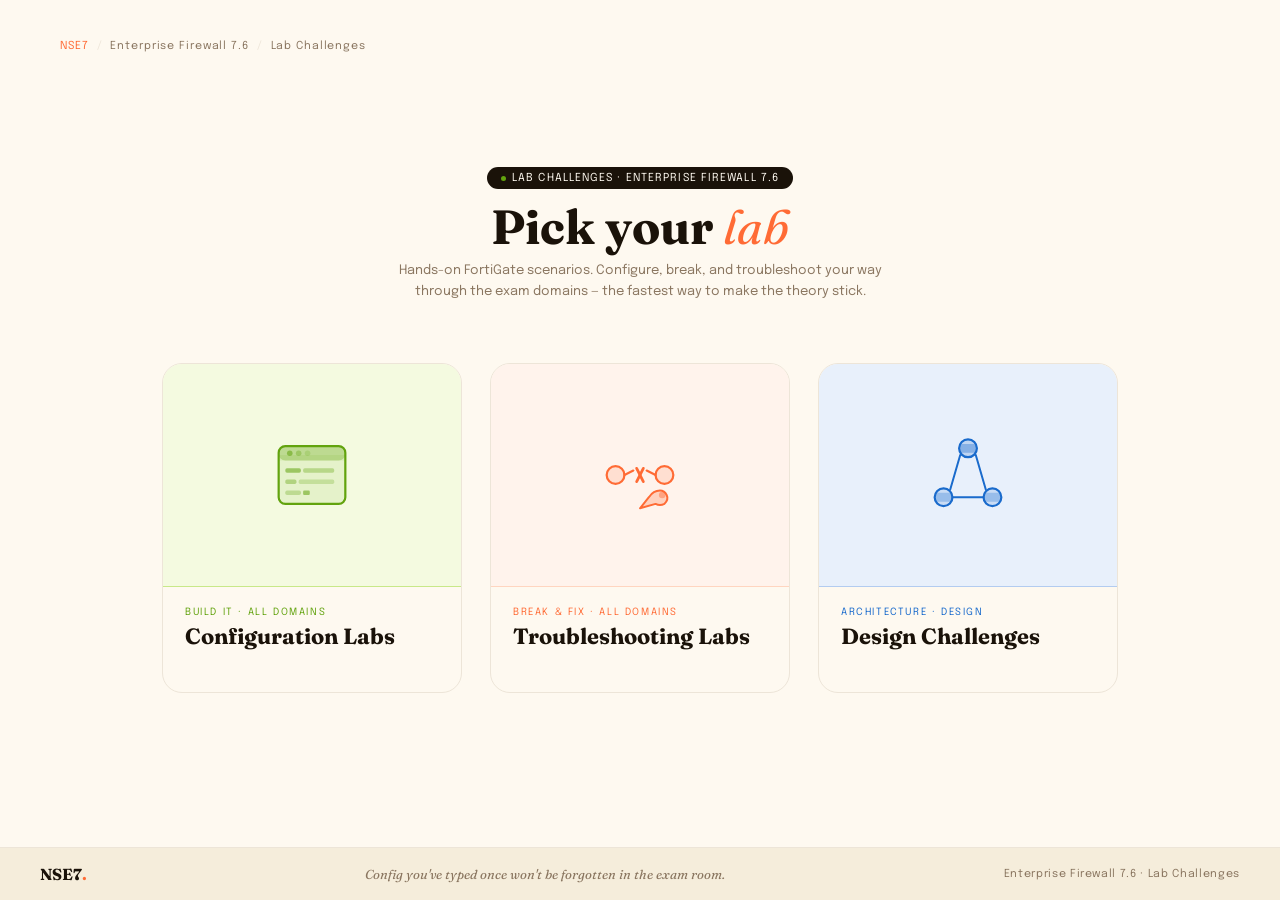
<file: pages/enterprise-firewall-lab-hub.html>
<!DOCTYPE html>
<html lang="en">
<head><script>if(sessionStorage.getItem('pt')){document.documentElement.classList.add('pt-init')}</script>
<meta charset="UTF-8">
<meta name="viewport" content="width=device-width, initial-scale=1.0">
<title>Enterprise Firewall 7.6 — Lab Challenges</title>
<link href="https://fonts.googleapis.com/css2?family=Fraunces:ital,wght@0,600;0,700;1,400&family=Epilogue:wght@300;400;500;600&display=swap" rel="stylesheet">
<link rel="stylesheet" href="../assets/template.css">
<style>
  body {
    min-height: 100vh;
    display: flex;
    flex-direction: column;
    align-items: center;
    justify-content: center;
    background: var(--cream);
    padding: 40px 20px 80px;
  }

  .breadcrumb-wrap {
    position: absolute;
    top: 40px;
    left: 60px;
  }

  .page-title {
    text-align: center;
    margin-bottom: 48px;
  }
  .page-title .day-badge { display: inline-flex; margin-bottom: 14px; }
  .page-title .day-badge-dot { background: #62a30e; }
  .page-title h1 { font-size: 48px; }
  .page-title p {
    font-size: 13px;
    color: var(--ink-muted);
    margin-top: 10px;
    line-height: 1.6;
    max-width: 520px;
    margin-left: auto;
    margin-right: auto;
  }

  .card-row {
    display: flex;
    gap: 28px;
    flex-wrap: wrap;
    justify-content: center;
  }

  /* ── HUB CARD BASE ── */
  .hub-card {
    width: 300px;
    background: var(--cream);
    border: 1px solid var(--border);
    border-radius: 20px;
    overflow: hidden;
    text-decoration: none;
    display: flex;
    flex-direction: column;
    position: relative;
    transition: transform 0.5s cubic-bezier(0.34, 1.56, 0.64, 1),
                box-shadow 0.4s ease,
                border-color 0.3s ease;
  }

  /* shine sweep */
  .hub-card::before {
    content: '';
    position: absolute;
    top: 0; left: -80%;
    width: 50%; height: 100%;
    background: linear-gradient(to right, transparent, rgba(255,255,255,0.22) 50%, transparent);
    transform: skewX(-15deg);
    pointer-events: none;
    z-index: 2;
  }
  .hub-card:hover::before { animation: card-shine 0.55s ease forwards; }
  @keyframes card-shine { to { left: 160%; } }

  /* ── PER-CARD HOVER ── */
  .hub-card.type-config:hover {
    transform: translateY(-22px) scale(1.05) rotate(-1.5deg);
    box-shadow: 0 32px 64px rgba(98,163,14,0.3), 0 0 0 2px #c8e888;
    border-color: #c8e888;
  }
  .hub-card.type-trouble:hover {
    transform: translateY(-22px) scale(1.05) rotate(2deg);
    box-shadow: 0 32px 64px rgba(255,107,53,0.3), 0 0 0 2px #ffd5c0;
    border-color: #ffd5c0;
  }
  .hub-card.type-design:hover {
    transform: translateY(-22px) scale(1.05) rotate(-2deg);
    box-shadow: 0 32px 64px rgba(26,107,204,0.3), 0 0 0 2px #b3ccf0;
    border-color: #b3ccf0;
  }

  /* image tints on hover */
  .hub-card .card-img { transition: background 0.3s ease; overflow: hidden; }
  .hub-card.type-config:hover  .card-img { background: #d8f0a8; }
  .hub-card.type-trouble:hover .card-img { background: #ffd4b8; }
  .hub-card.type-design:hover  .card-img { background: #b8d5f5; }

  /* arrow nudge */
  .hub-card:hover .card-arrow svg {
    animation: arrow-nudge 0.35s cubic-bezier(0.34, 1.56, 0.64, 1) 0.1s both;
  }
  @keyframes arrow-nudge { to { transform: translateX(5px); } }

  /* ── SVG ICON ANIMATIONS ── */
  .hub-card.type-config:hover .config-icon {
    animation: config-rise 0.5s cubic-bezier(0.34, 1.56, 0.64, 1) forwards;
  }
  @keyframes config-rise { to { transform: translateY(-5px); } }

  .hub-card.type-trouble:hover .trouble-wrench {
    animation: wrench-rotate 0.5s cubic-bezier(0.34, 1.56, 0.64, 1) forwards;
  }
  @keyframes wrench-rotate { to { transform: rotate(-5deg); } }

  .hub-card.type-design:hover .design-icon {
    animation: design-pop 0.5s cubic-bezier(0.34, 1.56, 0.64, 1) forwards;
  }
  @keyframes design-pop { to { transform: scale(1.04) translateY(-3px); } }

  /* ── CARD IMAGE AREA ── */
  .card-img {
    width: 100%;
    aspect-ratio: 4 / 3;
    border-bottom: 1px solid var(--border);
    display: flex;
    align-items: center;
    justify-content: center;
  }
  .hub-card.type-config  .card-img { background: #f4fae0; border-bottom-color: #c8e888; }
  .hub-card.type-trouble .card-img { background: #fff3ec; border-bottom-color: #ffd5c0; }
  .hub-card.type-design  .card-img { background: #e8f0fb; border-bottom-color: #b3ccf0; }
  .card-img svg { width: 80px; height: 80px; }

  /* ── CARD BODY ── */
  .card-body {
    padding: 20px 22px 24px;
    flex: 1;
    display: flex;
    flex-direction: column;
    gap: 6px;
  }
  .card-label {
    font-size: 10px;
    letter-spacing: 0.16em;
  }
  .hub-card.type-config  .card-label { color: #62a30e; }
  .hub-card.type-trouble .card-label { color: #ff6b35; }
  .hub-card.type-design  .card-label { color: #1a6bcc; }

  .card-name {
    font-family: 'Fraunces', serif;
    font-size: 22px;
    font-weight: 700;
    color: var(--ink);
    line-height: 1.2;
  }
  .card-desc {
    font-size: 12px;
    color: var(--ink-muted);
    line-height: 1.65;
    max-height: 0;
    overflow: hidden;
    opacity: 0;
    margin-top: 0;
    transition: max-height 0.35s ease, opacity 0.25s ease, margin-top 0.3s ease;
  }
  .hub-card:hover .card-desc {
    max-height: 120px;
    opacity: 1;
    margin-top: 4px;
  }
  .card-meta {
    display: flex;
    gap: 6px;
    flex-wrap: wrap;
    max-height: 0;
    overflow: hidden;
    opacity: 0;
    margin-top: 0;
    transition: max-height 0.3s ease, opacity 0.25s ease, margin-top 0.3s ease;
  }
  .hub-card:hover .card-meta {
    max-height: 60px;
    opacity: 1;
    margin-top: 8px;
  }
  .card-pill {
    font-size: 10px;
    padding: 2px 9px;
    border-radius: 20px;
    letter-spacing: 0.06em;
    border: 1px solid var(--border);
    color: var(--ink-muted);
    background: var(--cream-dark);
  }
  .card-arrow {
    display: inline-flex;
    align-items: center;
    gap: 6px;
    font-size: 11px;
    font-weight: 600;
    letter-spacing: 0.08em;
    max-height: 0;
    overflow: hidden;
    opacity: 0;
    margin-top: 0;
    transition: max-height 0.3s ease, opacity 0.25s ease, margin-top 0.3s ease;
  }
  .hub-card:hover .card-arrow {
    max-height: 40px;
    opacity: 1;
    margin-top: 8px;
  }
  .hub-card.type-config  .card-arrow { color: #62a30e; }
  .hub-card.type-trouble .card-arrow { color: #ff6b35; }
  .hub-card.type-design  .card-arrow { color: #1a6bcc; }
</style>
</head>
<body>

<div class="breadcrumb-wrap">
  <div class="breadcrumb">
    <a href="../index.html">NSE7</a>
    <span class="breadcrumb-sep">/</span>
    <span>Enterprise Firewall 7.6</span>
    <span class="breadcrumb-sep">/</span>
    <span>Lab Challenges</span>
  </div>
</div>

<div class="page-title">
  <div class="day-badge">
    <span class="day-badge-dot"></span>
    LAB CHALLENGES · ENTERPRISE FIREWALL 7.6
  </div>
  <h1>Pick your <em>lab</em></h1>
  <p>Hands-on FortiGate scenarios. Configure, break, and troubleshoot your way through the exam domains — the fastest way to make the theory stick.</p>
</div>

<div class="card-row">

  <!-- Configuration Labs -->
  <a class="hub-card type-config" href="#">
    <div class="card-img">
      <svg viewBox="0 0 72 72" fill="none" xmlns="http://www.w3.org/2000/svg">
        <g class="config-icon">
          <!-- terminal frame -->
          <rect x="6" y="10" width="60" height="52" rx="6" fill="#62a30e" fill-opacity="0.1" stroke="#62a30e" stroke-width="2"/>
          <!-- title bar -->
          <rect x="6" y="10" width="60" height="13" rx="6" fill="#62a30e" fill-opacity="0.3"/>
          <rect x="6" y="18" width="60" height="5" fill="#62a30e" fill-opacity="0.1"/>
          <!-- traffic dots -->
          <circle cx="16" cy="16.5" r="2.5" fill="#62a30e" fill-opacity="0.55"/>
          <circle cx="24" cy="16.5" r="2.5" fill="#62a30e" fill-opacity="0.35"/>
          <circle cx="32" cy="16.5" r="2.5" fill="#62a30e" fill-opacity="0.2"/>
          <!-- config lines -->
          <rect x="12" y="30" width="14" height="4" rx="1.5" fill="#62a30e" fill-opacity="0.55"/>
          <rect x="28" y="30" width="28" height="4" rx="1.5" fill="#62a30e" fill-opacity="0.35"/>
          <rect x="12" y="40" width="10" height="4" rx="1.5" fill="#62a30e" fill-opacity="0.4"/>
          <rect x="24" y="40" width="32" height="4" rx="1.5" fill="#62a30e" fill-opacity="0.25"/>
          <rect x="12" y="50" width="14" height="4" rx="1.5" fill="#62a30e" fill-opacity="0.3"/>
          <!-- blinking cursor -->
          <rect x="28" y="50" width="6" height="4" rx="1" fill="#62a30e" fill-opacity="0.55"/>
        </g>
      </svg>
    </div>
    <div class="card-body">
      <div class="card-label">BUILD IT · ALL DOMAINS</div>
      <div class="card-name">Configuration Labs</div>
      <div class="card-desc">Step-by-step build scenarios — start with a blank FortiGate and configure each feature from scratch following the exam objectives.</div>
      <div class="card-meta">
        <span class="card-pill">All domains</span>
        <span class="card-pill">Guided steps</span>
        <span class="card-pill">CLI + GUI</span>
      </div>
      <div class="card-arrow">
        Open Config Labs
        <svg width="14" height="14" viewBox="0 0 14 14" fill="none" stroke="currentColor" stroke-width="2" stroke-linecap="round" stroke-linejoin="round"><path d="M3 7h8M7 3l4 4-4 4"/></svg>
      </div>
    </div>
  </a>

  <!-- Troubleshooting Labs -->
  <a class="hub-card type-trouble" href="#">
    <div class="card-img">
      <svg viewBox="0 0 72 72" fill="none" xmlns="http://www.w3.org/2000/svg">
        <!-- network link with break -->
        <g class="trouble-link">
          <circle cx="14" cy="36" r="8" fill="#ff6b35" fill-opacity="0.15" stroke="#ff6b35" stroke-width="2"/>
          <circle cx="58" cy="36" r="8" fill="#ff6b35" fill-opacity="0.15" stroke="#ff6b35" stroke-width="2"/>
          <!-- broken link left segment -->
          <line x1="22" y1="36" x2="30" y2="32" stroke="#ff6b35" stroke-width="2" stroke-linecap="round"/>
          <!-- X break -->
          <line x1="33" y1="30" x2="39" y2="42" stroke="#ff6b35" stroke-width="2.5" stroke-linecap="round"/>
          <line x1="39" y1="30" x2="33" y2="42" stroke="#ff6b35" stroke-width="2.5" stroke-linecap="round"/>
          <!-- broken link right segment -->
          <line x1="42" y1="32" x2="50" y2="36" stroke="#ff6b35" stroke-width="2" stroke-linecap="round"/>
        </g>
        <!-- wrench -->
        <g class="trouble-wrench" style="transform-origin: 54px 54px;">
          <path d="M44 56 Q48 50 54 50 Q58 50 60 54 Q62 58 58 62 Q54 64 50 62 L36 66 Z" fill="#ff6b35" fill-opacity="0.25" stroke="#ff6b35" stroke-width="1.8" stroke-linejoin="round"/>
          <circle cx="56" cy="54" r="3" fill="#ff6b35" fill-opacity="0.45"/>
        </g>
      </svg>
    </div>
    <div class="card-body">
      <div class="card-label">BREAK &amp; FIX · ALL DOMAINS</div>
      <div class="card-name">Troubleshooting Labs</div>
      <div class="card-desc">Something is broken — you have the logs, the topology, and the symptoms. Find the fault and fix it before the SLA expires.</div>
      <div class="card-meta">
        <span class="card-pill">Fault scenarios</span>
        <span class="card-pill">Diagnose cmds</span>
        <span class="card-pill">Time pressure</span>
      </div>
      <div class="card-arrow">
        Open Troubleshooting
        <svg width="14" height="14" viewBox="0 0 14 14" fill="none" stroke="currentColor" stroke-width="2" stroke-linecap="round" stroke-linejoin="round"><path d="M3 7h8M7 3l4 4-4 4"/></svg>
      </div>
    </div>
  </a>

  <!-- Design Challenges -->
  <a class="hub-card type-design" href="#">
    <div class="card-img">
      <svg viewBox="0 0 72 72" fill="none" xmlns="http://www.w3.org/2000/svg">
        <g class="design-icon">
          <!-- top node -->
          <circle cx="36" cy="12" r="8" fill="#1a6bcc" fill-opacity="0.2" stroke="#1a6bcc" stroke-width="2"/>
          <!-- bottom-left node -->
          <circle cx="14" cy="56" r="8" fill="#1a6bcc" fill-opacity="0.15" stroke="#1a6bcc" stroke-width="2"/>
          <!-- bottom-right node -->
          <circle cx="58" cy="56" r="8" fill="#1a6bcc" fill-opacity="0.15" stroke="#1a6bcc" stroke-width="2"/>
          <!-- edges -->
          <line x1="29" y1="18" x2="20" y2="49" stroke="#1a6bcc" stroke-width="1.8" stroke-linecap="round"/>
          <line x1="43" y1="18" x2="52" y2="49" stroke="#1a6bcc" stroke-width="1.8" stroke-linecap="round"/>
          <line x1="22" y1="56" x2="50" y2="56" stroke="#1a6bcc" stroke-width="1.8" stroke-linecap="round"/>
          <!-- node labels -->
          <rect x="29" y="8" width="14" height="8" rx="2" fill="#1a6bcc" fill-opacity="0.35"/>
          <rect x="7" y="52" width="14" height="8" rx="2" fill="#1a6bcc" fill-opacity="0.28"/>
          <rect x="51" y="52" width="14" height="8" rx="2" fill="#1a6bcc" fill-opacity="0.28"/>
        </g>
      </svg>
    </div>
    <div class="card-body">
      <div class="card-label">ARCHITECTURE · DESIGN</div>
      <div class="card-name">Design Challenges</div>
      <div class="card-desc">Given a set of requirements, choose and justify the right architecture — HA mode, VPN topology, VDOM segmentation, or routing design.</div>
      <div class="card-meta">
        <span class="card-pill">Architecture</span>
        <span class="card-pill">Decision trees</span>
        <span class="card-pill">Exam scenarios</span>
      </div>
      <div class="card-arrow">
        Open Design Challenges
        <svg width="14" height="14" viewBox="0 0 14 14" fill="none" stroke="currentColor" stroke-width="2" stroke-linecap="round" stroke-linejoin="round"><path d="M3 7h8M7 3l4 4-4 4"/></svg>
      </div>
    </div>
  </a>

</div>

<footer style="position:fixed;bottom:0;left:0;right:0;padding:16px 40px;border-top:1px solid var(--border);background:var(--cream-dark);display:flex;justify-content:space-between;align-items:center;">
  <div class="footer-left">NSE7<span style="color:var(--orange)">.</span></div>
  <span style="font-family:'Fraunces',serif;font-size:13px;font-style:italic;color:var(--ink-muted);">Config you've typed once won't be forgotten in the exam room.</span>
  <div class="footer-right" style="font-size:11px;color:var(--ink-muted);letter-spacing:0.06em;">Enterprise Firewall 7.6 · Lab Challenges</div>
</footer>

<script src="../assets/transitions.js"></script>
</body>
</html>
</file>
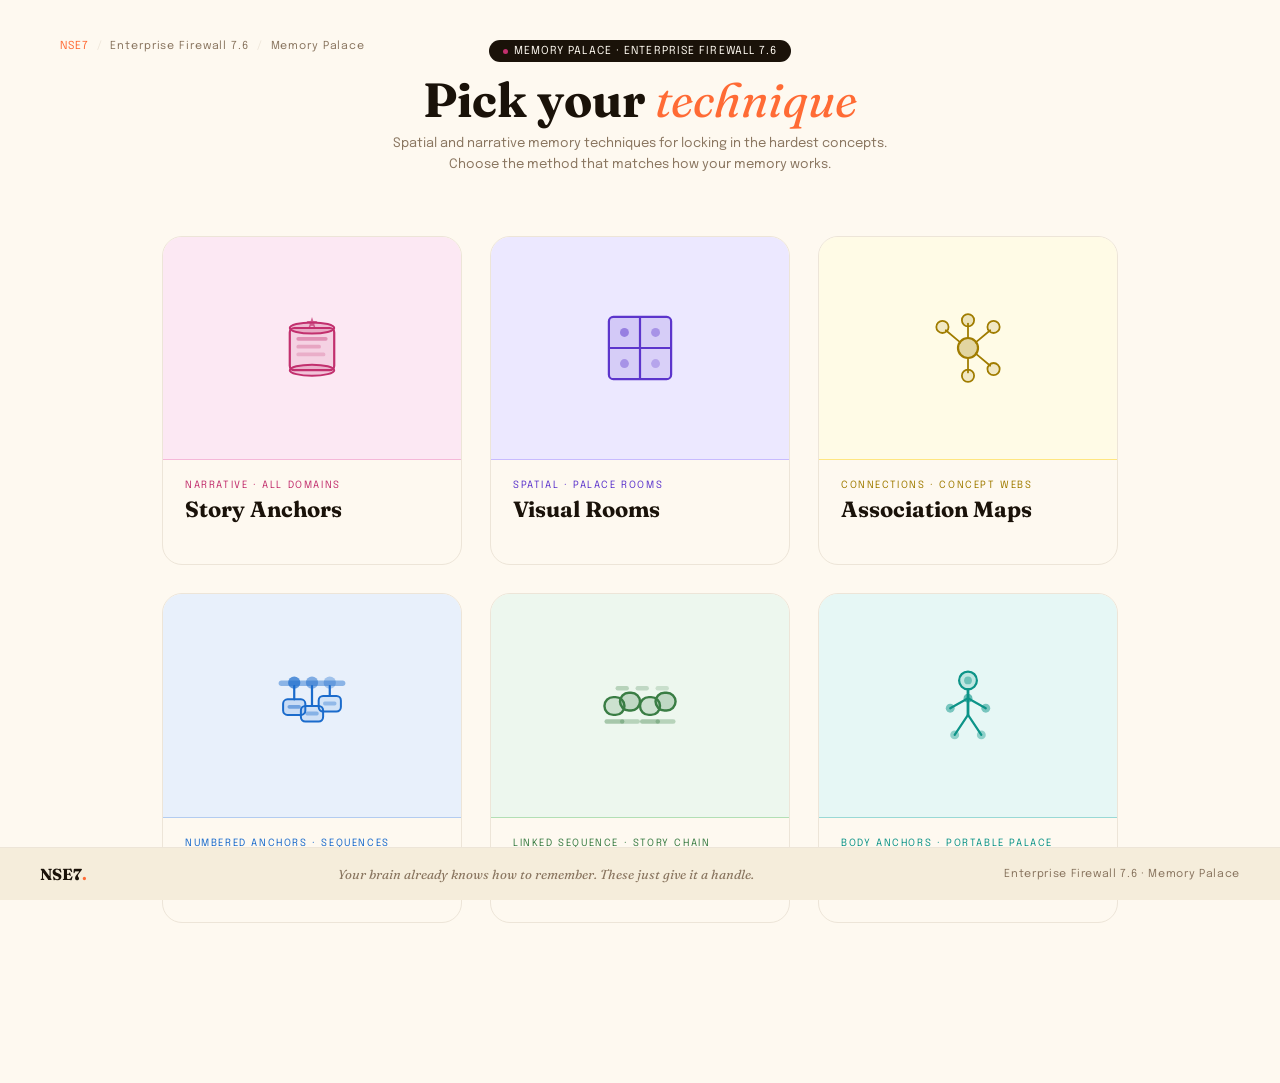
<file: pages/enterprise-firewall-memory-palace-hub.html>
<!DOCTYPE html>
<html lang="en">
<head><script>if(sessionStorage.getItem('pt')){document.documentElement.classList.add('pt-init')}</script>
<meta charset="UTF-8">
<meta name="viewport" content="width=device-width, initial-scale=1.0">
<title>Enterprise Firewall 7.6 — Memory Palace</title>
<link href="https://fonts.googleapis.com/css2?family=Fraunces:ital,wght@0,600;0,700;1,400&family=Epilogue:wght@300;400;500;600&display=swap" rel="stylesheet">
<link rel="stylesheet" href="../assets/template.css">
<style>
  body {
    min-height: 100vh;
    display: flex;
    flex-direction: column;
    align-items: center;
    justify-content: center;
    background: var(--cream);
    padding: 40px 20px 160px;
  }

  .breadcrumb-wrap {
    position: absolute;
    top: 40px;
    left: 60px;
  }

  .page-title {
    text-align: center;
    margin-bottom: 48px;
  }
  .page-title .day-badge { display: inline-flex; margin-bottom: 14px; }
  .page-title .day-badge-dot { background: #c2306e; }
  .page-title h1 { font-size: 48px; }
  .page-title p {
    font-size: 13px;
    color: var(--ink-muted);
    margin-top: 10px;
    line-height: 1.6;
    max-width: 520px;
    margin-left: auto;
    margin-right: auto;
  }

  .card-row {
    display: grid;
    grid-template-columns: repeat(3, 300px);
    gap: 28px;
  }

  /* ── HUB CARD BASE ── */
  .hub-card {
    width: 300px;
    background: var(--cream);
    border: 1px solid var(--border);
    border-radius: 20px;
    overflow: hidden;
    text-decoration: none;
    display: flex;
    flex-direction: column;
    position: relative;
    transition: transform 0.5s cubic-bezier(0.34, 1.56, 0.64, 1),
                box-shadow 0.4s ease,
                border-color 0.3s ease;
  }

  /* shine sweep */
  .hub-card::before {
    content: '';
    position: absolute;
    top: 0; left: -80%;
    width: 50%; height: 100%;
    background: linear-gradient(to right, transparent, rgba(255,255,255,0.22) 50%, transparent);
    transform: skewX(-15deg);
    pointer-events: none;
    z-index: 2;
  }
  .hub-card:hover::before { animation: card-shine 0.55s ease forwards; }
  @keyframes card-shine { to { left: 160%; } }

  /* ── PER-CARD HOVER ── */
  .hub-card.type-story:hover {
    transform: translateY(-22px) scale(1.05) rotate(-1.5deg);
    box-shadow: 0 32px 64px rgba(194,48,110,0.3), 0 0 0 2px #f5b8d8;
    border-color: #f5b8d8;
  }
  .hub-card.type-rooms:hover {
    transform: translateY(-22px) scale(1.05) rotate(2deg);
    box-shadow: 0 32px 64px rgba(92,53,204,0.3), 0 0 0 2px #c8bbff;
    border-color: #c8bbff;
  }
  .hub-card.type-maps:hover {
    transform: translateY(-22px) scale(1.05) rotate(-2deg);
    box-shadow: 0 32px 64px rgba(160,124,0,0.28), 0 0 0 2px #ffe680;
    border-color: #ffe680;
  }

  /* image tints on hover */
  .hub-card .card-img { transition: background 0.3s ease; overflow: hidden; }
  .hub-card.type-story:hover .card-img { background: #f9c8e3; }
  .hub-card.type-rooms:hover .card-img { background: #d4ccf5; }
  .hub-card.type-maps:hover  .card-img { background: #fff0a0; }

  /* arrow nudge */
  .hub-card:hover .card-arrow svg {
    animation: arrow-nudge 0.35s cubic-bezier(0.34, 1.56, 0.64, 1) 0.1s both;
  }
  @keyframes arrow-nudge { to { transform: translateX(5px); } }

  /* ── SVG ICON ANIMATIONS ── */
  .hub-card.type-story:hover .story-icon {
    animation: story-lift 0.5s cubic-bezier(0.34, 1.56, 0.64, 1) forwards;
  }
  @keyframes story-lift { to { transform: translateY(-5px) rotate(-2deg); } }

  .hub-card.type-rooms:hover .rooms-icon {
    animation: rooms-pop 0.5s cubic-bezier(0.34, 1.56, 0.64, 1) forwards;
  }
  @keyframes rooms-pop { to { transform: scale(1.05) translateY(-3px); } }

  .hub-card.type-maps:hover .maps-icon {
    animation: maps-pop 0.5s cubic-bezier(0.34, 1.56, 0.64, 1) forwards;
  }
  @keyframes maps-pop { to { transform: scale(1.06); } }

  /* ── CARD IMAGE AREA ── */
  .card-img {
    width: 100%;
    aspect-ratio: 4 / 3;
    border-bottom: 1px solid var(--border);
    display: flex;
    align-items: center;
    justify-content: center;
  }
  .hub-card.type-story .card-img { background: #fce8f3; border-bottom-color: #f5b8d8; }
  .hub-card.type-rooms .card-img { background: #ece8ff; border-bottom-color: #c8bbff; }
  .hub-card.type-maps  .card-img { background: #fffbe6; border-bottom-color: #ffe680; }
  .card-img svg { width: 80px; height: 80px; }

  /* ── CARD BODY ── */
  .card-body {
    padding: 20px 22px 24px;
    flex: 1;
    display: flex;
    flex-direction: column;
    gap: 6px;
  }
  .card-label {
    font-size: 10px;
    letter-spacing: 0.16em;
  }
  .hub-card.type-story .card-label { color: #c2306e; }
  .hub-card.type-rooms .card-label { color: #5c35cc; }
  .hub-card.type-maps  .card-label { color: #a07c00; }

  .card-name {
    font-family: 'Fraunces', serif;
    font-size: 22px;
    font-weight: 700;
    color: var(--ink);
    line-height: 1.2;
  }
  .card-desc {
    font-size: 12px;
    color: var(--ink-muted);
    line-height: 1.65;
    max-height: 0;
    overflow: hidden;
    opacity: 0;
    margin-top: 0;
    transition: max-height 0.35s ease, opacity 0.25s ease, margin-top 0.3s ease;
  }
  .hub-card:hover .card-desc {
    max-height: 120px;
    opacity: 1;
    margin-top: 4px;
  }
  .card-meta {
    display: flex;
    gap: 6px;
    flex-wrap: wrap;
    max-height: 0;
    overflow: hidden;
    opacity: 0;
    margin-top: 0;
    transition: max-height 0.3s ease, opacity 0.25s ease, margin-top 0.3s ease;
  }
  .hub-card:hover .card-meta {
    max-height: 60px;
    opacity: 1;
    margin-top: 8px;
  }
  .card-pill {
    font-size: 10px;
    padding: 2px 9px;
    border-radius: 20px;
    letter-spacing: 0.06em;
    border: 1px solid var(--border);
    color: var(--ink-muted);
    background: var(--cream-dark);
  }
  .card-arrow {
    display: inline-flex;
    align-items: center;
    gap: 6px;
    font-size: 11px;
    font-weight: 600;
    letter-spacing: 0.08em;
    max-height: 0;
    overflow: hidden;
    opacity: 0;
    margin-top: 0;
    transition: max-height 0.3s ease, opacity 0.25s ease, margin-top 0.3s ease;
  }
  .hub-card:hover .card-arrow {
    max-height: 40px;
    opacity: 1;
    margin-top: 8px;
  }
  .hub-card.type-story .card-arrow { color: #c2306e; }
  .hub-card.type-rooms .card-arrow { color: #5c35cc; }
  .hub-card.type-maps  .card-arrow { color: #a07c00; }
  .hub-card.type-peg   .card-arrow { color: #1a6bcc; }
  .hub-card.type-chain .card-arrow { color: #3a7d44; }
  .hub-card.type-body  .card-arrow { color: #0d9488; }

  /* new card hovers */
  .hub-card.type-peg:hover {
    transform: translateY(-22px) scale(1.05) rotate(1.5deg);
    box-shadow: 0 32px 64px rgba(26,107,204,0.3), 0 0 0 2px #b3ccf0;
    border-color: #b3ccf0;
  }
  .hub-card.type-chain:hover {
    transform: translateY(-22px) scale(1.05) rotate(-1.5deg);
    box-shadow: 0 32px 64px rgba(58,125,68,0.3), 0 0 0 2px #b2dfb4;
    border-color: #b2dfb4;
  }
  .hub-card.type-body:hover {
    transform: translateY(-22px) scale(1.05) rotate(2deg);
    box-shadow: 0 32px 64px rgba(13,148,136,0.3), 0 0 0 2px #99d9d5;
    border-color: #99d9d5;
  }

  /* image tints */
  .hub-card.type-peg:hover   .card-img { background: #b8d5f5; }
  .hub-card.type-chain:hover .card-img { background: #c6e6ca; }
  .hub-card.type-body:hover  .card-img { background: #b3e8e5; }

  /* image bg + label colors */
  .hub-card.type-peg   .card-img { background: #e8f0fb; border-bottom-color: #b3ccf0; }
  .hub-card.type-chain .card-img { background: #edf7ee; border-bottom-color: #b2dfb4; }
  .hub-card.type-body  .card-img { background: #e6f7f5; border-bottom-color: #99d9d5; }
  .hub-card.type-peg   .card-label { color: #1a6bcc; }
  .hub-card.type-chain .card-label { color: #3a7d44; }
  .hub-card.type-body  .card-label { color: #0d9488; }

  /* SVG animations */
  .hub-card.type-peg:hover .peg-icon {
    animation: peg-drop 0.5s cubic-bezier(0.34, 1.56, 0.64, 1) forwards;
  }
  @keyframes peg-drop { to { transform: translateY(-5px); } }

  .hub-card.type-chain:hover .chain-icon {
    animation: chain-shift 0.5s cubic-bezier(0.34, 1.56, 0.64, 1) forwards;
  }
  @keyframes chain-shift { to { transform: translateX(4px) scale(1.04); } }

  .hub-card.type-body:hover .body-icon {
    animation: body-bounce 0.5s cubic-bezier(0.34, 1.56, 0.64, 1) forwards;
  }
  @keyframes body-bounce { to { transform: translateY(-6px) scale(1.04); } }
</style>
</head>
<body>

<div class="breadcrumb-wrap">
  <div class="breadcrumb">
    <a href="../index.html">NSE7</a>
    <span class="breadcrumb-sep">/</span>
    <span>Enterprise Firewall 7.6</span>
    <span class="breadcrumb-sep">/</span>
    <span>Memory Palace</span>
  </div>
</div>

<div class="page-title">
  <div class="day-badge">
    <span class="day-badge-dot"></span>
    MEMORY PALACE · ENTERPRISE FIREWALL 7.6
  </div>
  <h1>Pick your <em>technique</em></h1>
  <p>Spatial and narrative memory techniques for locking in the hardest concepts. Choose the method that matches how your memory works.</p>
</div>

<div class="card-row">

  <!-- Story Anchors -->
  <a class="hub-card type-story" href="#">
    <div class="card-img">
      <svg viewBox="0 0 72 72" fill="none" xmlns="http://www.w3.org/2000/svg">
        <g class="story-icon">
          <!-- scroll body -->
          <rect x="16" y="18" width="40" height="38" rx="4" fill="#c2306e" fill-opacity="0.12" stroke="#c2306e" stroke-width="2"/>
          <!-- scroll top curl -->
          <ellipse cx="36" cy="18" rx="20" ry="5" fill="#c2306e" fill-opacity="0.25" stroke="#c2306e" stroke-width="1.8"/>
          <!-- scroll bottom curl -->
          <ellipse cx="36" cy="56" rx="20" ry="5" fill="#c2306e" fill-opacity="0.2" stroke="#c2306e" stroke-width="1.8"/>
          <!-- text lines on scroll -->
          <rect x="22" y="26" width="28" height="3.5" rx="1.5" fill="#c2306e" fill-opacity="0.4"/>
          <rect x="22" y="33" width="22" height="3.5" rx="1.5" fill="#c2306e" fill-opacity="0.28"/>
          <rect x="22" y="40" width="26" height="3.5" rx="1.5" fill="#c2306e" fill-opacity="0.22"/>
          <!-- star anchor -->
          <path d="M36 8 L37.2 11.8 L41 11.8 L38 14.1 L39.2 18 L36 15.7 L32.8 18 L34 14.1 L31 11.8 L34.8 11.8 Z" fill="#c2306e" fill-opacity="0.7"/>
        </g>
      </svg>
    </div>
    <div class="card-body">
      <div class="card-label">NARRATIVE · ALL DOMAINS</div>
      <div class="card-name">Story Anchors</div>
      <div class="card-desc">Every concept reimagined as a character, event, or story beat — when you can tell the story, you can recall the fact.</div>
      <div class="card-meta">
        <span class="card-pill">All domains</span>
        <span class="card-pill">Narrative style</span>
        <span class="card-pill">Deep recall</span>
      </div>
      <div class="card-arrow">
        Open Story Anchors
        <svg width="14" height="14" viewBox="0 0 14 14" fill="none" stroke="currentColor" stroke-width="2" stroke-linecap="round" stroke-linejoin="round"><path d="M3 7h8M7 3l4 4-4 4"/></svg>
      </div>
    </div>
  </a>

  <!-- Visual Rooms -->
  <a class="hub-card type-rooms" href="#">
    <div class="card-img">
      <svg viewBox="0 0 72 72" fill="none" xmlns="http://www.w3.org/2000/svg">
        <g class="rooms-icon">
          <!-- floor plan outer border -->
          <rect x="8" y="8" width="56" height="56" rx="4" fill="#5c35cc" fill-opacity="0.08" stroke="#5c35cc" stroke-width="2"/>
          <!-- dividing walls -->
          <line x1="36" y1="8" x2="36" y2="64" stroke="#5c35cc" stroke-width="2"/>
          <line x1="8" y1="36" x2="64" y2="36" stroke="#5c35cc" stroke-width="2"/>
          <!-- room fills -->
          <rect x="9" y="9" width="26" height="26" rx="0" fill="#5c35cc" fill-opacity="0.1"/>
          <rect x="37" y="9" width="26" height="26" rx="0" fill="#5c35cc" fill-opacity="0.08"/>
          <rect x="9" y="37" width="26" height="26" rx="0" fill="#5c35cc" fill-opacity="0.08"/>
          <rect x="37" y="37" width="26" height="26" rx="0" fill="#5c35cc" fill-opacity="0.06"/>
          <!-- dot in each room -->
          <circle cx="22" cy="22" r="4" fill="#5c35cc" fill-opacity="0.5"/>
          <circle cx="50" cy="22" r="4" fill="#5c35cc" fill-opacity="0.38"/>
          <circle cx="22" cy="50" r="4" fill="#5c35cc" fill-opacity="0.38"/>
          <circle cx="50" cy="50" r="4" fill="#5c35cc" fill-opacity="0.28"/>
        </g>
      </svg>
    </div>
    <div class="card-body">
      <div class="card-label">SPATIAL · PALACE ROOMS</div>
      <div class="card-name">Visual Rooms</div>
      <div class="card-desc">Each FortiGate feature assigned to a room in a familiar building — walk through the palace and the concepts come with you.</div>
      <div class="card-meta">
        <span class="card-pill">Spatial method</span>
        <span class="card-pill">Visual memory</span>
        <span class="card-pill">All features</span>
      </div>
      <div class="card-arrow">
        Open Visual Rooms
        <svg width="14" height="14" viewBox="0 0 14 14" fill="none" stroke="currentColor" stroke-width="2" stroke-linecap="round" stroke-linejoin="round"><path d="M3 7h8M7 3l4 4-4 4"/></svg>
      </div>
    </div>
  </a>

  <!-- Association Maps -->
  <a class="hub-card type-maps" href="#">
    <div class="card-img">
      <svg viewBox="0 0 72 72" fill="none" xmlns="http://www.w3.org/2000/svg">
        <g class="maps-icon">
          <!-- center node -->
          <circle cx="36" cy="36" r="9" fill="#a07c00" fill-opacity="0.3" stroke="#a07c00" stroke-width="2"/>
          <!-- outer nodes + spokes -->
          <!-- top -->
          <line x1="36" y1="27" x2="36" y2="14" stroke="#a07c00" stroke-width="1.6" stroke-linecap="round"/>
          <circle cx="36" cy="11" r="5.5" fill="#a07c00" fill-opacity="0.2" stroke="#a07c00" stroke-width="1.6"/>
          <!-- top-right -->
          <line x1="43" y1="31" x2="56" y2="20" stroke="#a07c00" stroke-width="1.6" stroke-linecap="round"/>
          <circle cx="59" cy="17" r="5.5" fill="#a07c00" fill-opacity="0.15" stroke="#a07c00" stroke-width="1.6"/>
          <!-- bottom-right -->
          <line x1="43" y1="41" x2="56" y2="52" stroke="#a07c00" stroke-width="1.6" stroke-linecap="round"/>
          <circle cx="59" cy="55" r="5.5" fill="#a07c00" fill-opacity="0.15" stroke="#a07c00" stroke-width="1.6"/>
          <!-- bottom -->
          <line x1="36" y1="45" x2="36" y2="58" stroke="#a07c00" stroke-width="1.6" stroke-linecap="round"/>
          <circle cx="36" cy="61" r="5.5" fill="#a07c00" fill-opacity="0.15" stroke="#a07c00" stroke-width="1.6"/>
          <!-- top-left -->
          <line x1="29" y1="31" x2="16" y2="20" stroke="#a07c00" stroke-width="1.6" stroke-linecap="round"/>
          <circle cx="13" cy="17" r="5.5" fill="#a07c00" fill-opacity="0.15" stroke="#a07c00" stroke-width="1.6"/>
        </g>
      </svg>
    </div>
    <div class="card-body">
      <div class="card-label">CONNECTIONS · CONCEPT WEBS</div>
      <div class="card-name">Association Maps</div>
      <div class="card-desc">Visual webs linking related concepts — see how HA connects to FGCP, how VDOM connects to policy, and why understanding the graph beats memorising the list.</div>
      <div class="card-meta">
        <span class="card-pill">Concept webs</span>
        <span class="card-pill">Visual links</span>
        <span class="card-pill">Relationships</span>
      </div>
      <div class="card-arrow">
        Open Association Maps
        <svg width="14" height="14" viewBox="0 0 14 14" fill="none" stroke="currentColor" stroke-width="2" stroke-linecap="round" stroke-linejoin="round"><path d="M3 7h8M7 3l4 4-4 4"/></svg>
      </div>
    </div>
  </a>


  <!-- Peg System -->
  <a class="hub-card type-peg" href="#">
    <div class="card-img">
      <svg viewBox="0 0 72 72" fill="none" xmlns="http://www.w3.org/2000/svg">
        <g class="peg-icon">
          <!-- rail -->
          <rect x="6" y="13" width="60" height="5" rx="2.5" fill="#1a6bcc" fill-opacity="0.45"/>
          <!-- numbered badges on rail -->
          <circle cx="20" cy="15" r="5.5" fill="#1a6bcc" fill-opacity="0.7"/>
          <circle cx="36" cy="15" r="5.5" fill="#1a6bcc" fill-opacity="0.5"/>
          <circle cx="52" cy="15" r="5.5" fill="#1a6bcc" fill-opacity="0.35"/>
          <!-- peg 1 + hanging item -->
          <line x1="20" y1="18" x2="20" y2="30" stroke="#1a6bcc" stroke-width="2" stroke-linecap="round"/>
          <rect x="10" y="30" width="20" height="14" rx="4" fill="#1a6bcc" fill-opacity="0.15" stroke="#1a6bcc" stroke-width="1.8"/>
          <rect x="14" y="35" width="12" height="3.5" rx="1.5" fill="#1a6bcc" fill-opacity="0.5"/>
          <!-- peg 2 + hanging item -->
          <line x1="36" y1="18" x2="36" y2="36" stroke="#1a6bcc" stroke-width="2" stroke-linecap="round"/>
          <rect x="26" y="36" width="20" height="14" rx="4" fill="#1a6bcc" fill-opacity="0.12" stroke="#1a6bcc" stroke-width="1.8"/>
          <rect x="30" y="41" width="12" height="3.5" rx="1.5" fill="#1a6bcc" fill-opacity="0.4"/>
          <!-- peg 3 + hanging item -->
          <line x1="52" y1="18" x2="52" y2="27" stroke="#1a6bcc" stroke-width="2" stroke-linecap="round"/>
          <rect x="42" y="27" width="20" height="14" rx="4" fill="#1a6bcc" fill-opacity="0.1" stroke="#1a6bcc" stroke-width="1.8"/>
          <rect x="46" y="32" width="12" height="3.5" rx="1.5" fill="#1a6bcc" fill-opacity="0.35"/>
        </g>
      </svg>
    </div>
    <div class="card-body">
      <div class="card-label">NUMBERED ANCHORS · SEQUENCES</div>
      <div class="card-name">Peg System</div>
      <div class="card-desc">Pre-assign vivid images to numbers 1–10, then hang exam facts onto them. Perfect for ordered lists like HA election steps or IKEv2 phases.</div>
      <div class="card-meta">
        <span class="card-pill">Ordered lists</span>
        <span class="card-pill">Numbers 1–10</span>
        <span class="card-pill">Fast recall</span>
      </div>
      <div class="card-arrow">
        Open Peg System
        <svg width="14" height="14" viewBox="0 0 14 14" fill="none" stroke="currentColor" stroke-width="2" stroke-linecap="round" stroke-linejoin="round"><path d="M3 7h8M7 3l4 4-4 4"/></svg>
      </div>
    </div>
  </a>

  <!-- Chain Method -->
  <a class="hub-card type-chain" href="#">
    <div class="card-img">
      <svg viewBox="0 0 72 72" fill="none" xmlns="http://www.w3.org/2000/svg">
        <g class="chain-icon">
          <!-- 4 chain links connected -->
          <rect x="4"  y="28" width="18" height="16" rx="8" fill="#3a7d44" fill-opacity="0.18" stroke="#3a7d44" stroke-width="2.2"/>
          <rect x="18" y="24" width="18" height="16" rx="8" fill="#3a7d44" fill-opacity="0.25" stroke="#3a7d44" stroke-width="2.2"/>
          <rect x="36" y="28" width="18" height="16" rx="8" fill="#3a7d44" fill-opacity="0.18" stroke="#3a7d44" stroke-width="2.2"/>
          <rect x="50" y="24" width="18" height="16" rx="8" fill="#3a7d44" fill-opacity="0.25" stroke="#3a7d44" stroke-width="2.2"/>
          <!-- concept tags below each link -->
          <rect x="4"  y="48" width="18" height="4" rx="2" fill="#3a7d44" fill-opacity="0.4"/>
          <rect x="18" y="48" width="18" height="4" rx="2" fill="#3a7d44" fill-opacity="0.3"/>
          <rect x="36" y="48" width="18" height="4" rx="2" fill="#3a7d44" fill-opacity="0.4"/>
          <rect x="50" y="48" width="18" height="4" rx="2" fill="#3a7d44" fill-opacity="0.3"/>
          <!-- header label row -->
          <rect x="14" y="18" width="12" height="4" rx="2" fill="#3a7d44" fill-opacity="0.3"/>
          <rect x="32" y="18" width="12" height="4" rx="2" fill="#3a7d44" fill-opacity="0.25"/>
          <rect x="50" y="18" width="12" height="4" rx="2" fill="#3a7d44" fill-opacity="0.2"/>
        </g>
      </svg>
    </div>
    <div class="card-body">
      <div class="card-label">LINKED SEQUENCE · STORY CHAIN</div>
      <div class="card-name">Chain Method</div>
      <div class="card-desc">Link concepts in a chain where each triggers the next through an absurd visual connection. Ideal for processes like the IPsec tunnel setup sequence.</div>
      <div class="card-meta">
        <span class="card-pill">Sequences</span>
        <span class="card-pill">Visual links</span>
        <span class="card-pill">Processes</span>
      </div>
      <div class="card-arrow">
        Open Chain Method
        <svg width="14" height="14" viewBox="0 0 14 14" fill="none" stroke="currentColor" stroke-width="2" stroke-linecap="round" stroke-linejoin="round"><path d="M3 7h8M7 3l4 4-4 4"/></svg>
      </div>
    </div>
  </a>

  <!-- Body Peg -->
  <a class="hub-card type-body" href="#">
    <div class="card-img">
      <svg viewBox="0 0 72 72" fill="none" xmlns="http://www.w3.org/2000/svg">
        <g class="body-icon">
          <!-- head -->
          <circle cx="36" cy="13" r="8" fill="#0d9488" fill-opacity="0.18" stroke="#0d9488" stroke-width="2"/>
          <circle cx="36" cy="13" r="3.5" fill="#0d9488" fill-opacity="0.45"/>
          <!-- torso -->
          <line x1="36" y1="21" x2="36" y2="44" stroke="#0d9488" stroke-width="2.5" stroke-linecap="round"/>
          <!-- arms -->
          <line x1="36" y1="29" x2="20" y2="38" stroke="#0d9488" stroke-width="2" stroke-linecap="round"/>
          <line x1="36" y1="29" x2="52" y2="38" stroke="#0d9488" stroke-width="2" stroke-linecap="round"/>
          <!-- legs -->
          <line x1="36" y1="44" x2="24" y2="62" stroke="#0d9488" stroke-width="2" stroke-linecap="round"/>
          <line x1="36" y1="44" x2="48" y2="62" stroke="#0d9488" stroke-width="2" stroke-linecap="round"/>
          <!-- anchor dots on key body parts -->
          <circle cx="36" cy="29" r="4" fill="#0d9488" fill-opacity="0.6"/>
          <circle cx="20" cy="38" r="4" fill="#0d9488" fill-opacity="0.5"/>
          <circle cx="52" cy="38" r="4" fill="#0d9488" fill-opacity="0.5"/>
          <circle cx="24" cy="62" r="4" fill="#0d9488" fill-opacity="0.4"/>
          <circle cx="48" cy="62" r="4" fill="#0d9488" fill-opacity="0.4"/>
        </g>
      </svg>
    </div>
    <div class="card-body">
      <div class="card-label">BODY ANCHORS · PORTABLE PALACE</div>
      <div class="card-name">Body Peg</div>
      <div class="card-desc">Assign concepts to body parts head-to-toe — a palace you always have with you. Great for the 5 exam domains or the 7 OSI layers.</div>
      <div class="card-meta">
        <span class="card-pill">Always available</span>
        <span class="card-pill">5–10 items</span>
        <span class="card-pill">Exam domains</span>
      </div>
      <div class="card-arrow">
        Open Body Peg
        <svg width="14" height="14" viewBox="0 0 14 14" fill="none" stroke="currentColor" stroke-width="2" stroke-linecap="round" stroke-linejoin="round"><path d="M3 7h8M7 3l4 4-4 4"/></svg>
      </div>
    </div>
  </a>

</div>

<footer style="position:fixed;bottom:0;left:0;right:0;padding:16px 40px;border-top:1px solid var(--border);background:var(--cream-dark);display:flex;justify-content:space-between;align-items:center;">
  <div class="footer-left">NSE7<span style="color:var(--orange)">.</span></div>
  <span style="font-family:'Fraunces',serif;font-size:13px;font-style:italic;color:var(--ink-muted);">Your brain already knows how to remember. These just give it a handle.</span>
  <div class="footer-right" style="font-size:11px;color:var(--ink-muted);letter-spacing:0.06em;">Enterprise Firewall 7.6 · Memory Palace</div>
</footer>

<script src="../assets/transitions.js"></script>
</body>
</html>
</file>
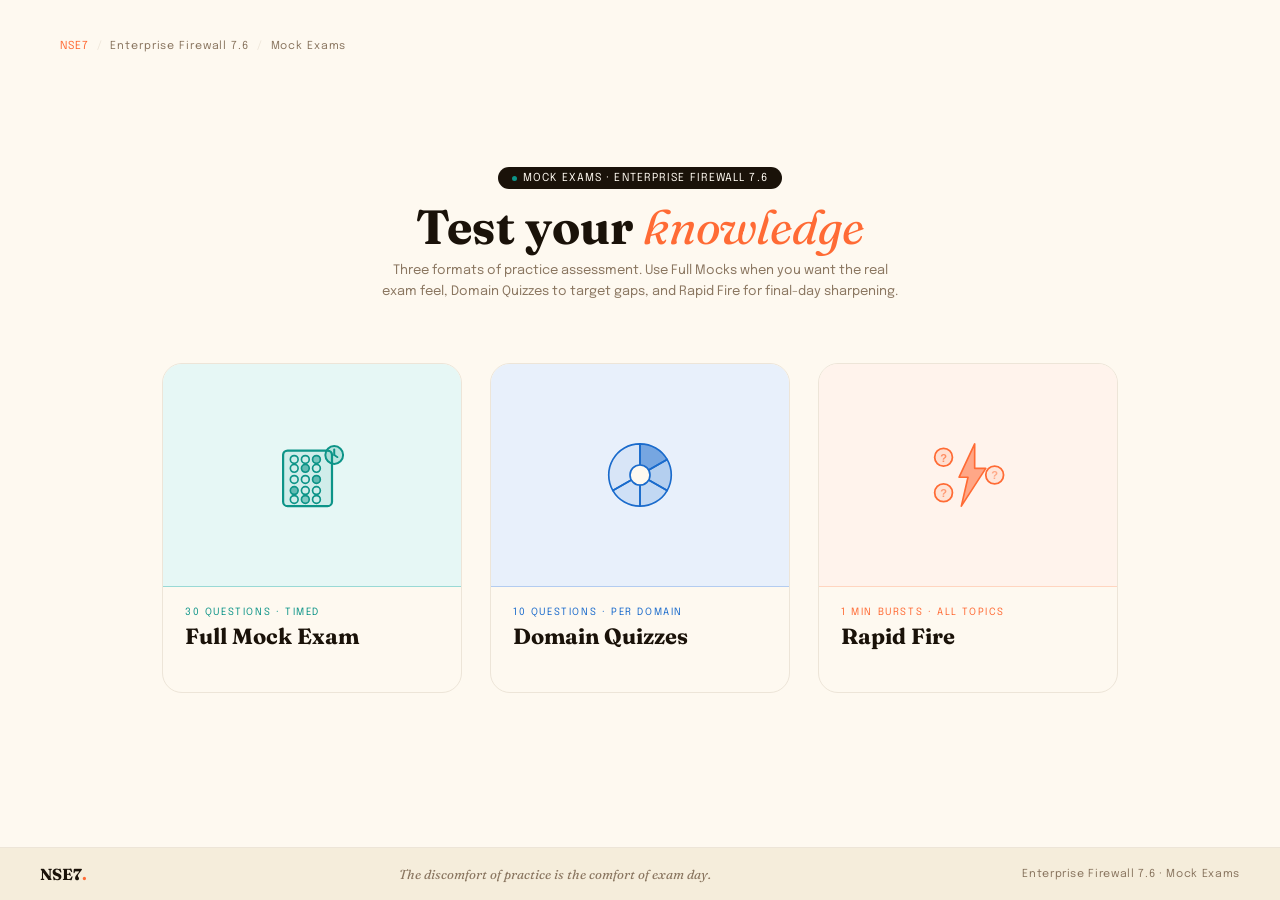
<file: pages/enterprise-firewall-mock-exams-hub.html>
<!DOCTYPE html>
<html lang="en">
<head><script>if(sessionStorage.getItem('pt')){document.documentElement.classList.add('pt-init')}</script>
<meta charset="UTF-8">
<meta name="viewport" content="width=device-width, initial-scale=1.0">
<title>Enterprise Firewall 7.6 — Mock Exams</title>
<link href="https://fonts.googleapis.com/css2?family=Fraunces:ital,wght@0,600;0,700;1,400&family=Epilogue:wght@300;400;500;600&display=swap" rel="stylesheet">
<link rel="stylesheet" href="../assets/template.css">
<style>
  body {
    min-height: 100vh;
    display: flex;
    flex-direction: column;
    align-items: center;
    justify-content: center;
    background: var(--cream);
    padding: 40px 20px 80px;
  }

  .breadcrumb-wrap {
    position: absolute;
    top: 40px;
    left: 60px;
  }

  .page-title {
    text-align: center;
    margin-bottom: 48px;
  }
  .page-title .day-badge { display: inline-flex; margin-bottom: 14px; }
  .page-title .day-badge-dot { background: #0d9488; }
  .page-title h1 { font-size: 48px; }
  .page-title p {
    font-size: 13px;
    color: var(--ink-muted);
    margin-top: 10px;
    line-height: 1.6;
    max-width: 520px;
    margin-left: auto;
    margin-right: auto;
  }

  .card-row {
    display: flex;
    gap: 28px;
    flex-wrap: wrap;
    justify-content: center;
  }

  /* ── HUB CARD BASE ── */
  .hub-card {
    width: 300px;
    background: var(--cream);
    border: 1px solid var(--border);
    border-radius: 20px;
    overflow: hidden;
    text-decoration: none;
    display: flex;
    flex-direction: column;
    position: relative;
    transition: transform 0.5s cubic-bezier(0.34, 1.56, 0.64, 1),
                box-shadow 0.4s ease,
                border-color 0.3s ease;
  }

  /* shine sweep */
  .hub-card::before {
    content: '';
    position: absolute;
    top: 0; left: -80%;
    width: 50%; height: 100%;
    background: linear-gradient(to right, transparent, rgba(255,255,255,0.22) 50%, transparent);
    transform: skewX(-15deg);
    pointer-events: none;
    z-index: 2;
  }
  .hub-card:hover::before { animation: card-shine 0.55s ease forwards; }
  @keyframes card-shine { to { left: 160%; } }

  /* ── PER-CARD HOVER ── */
  .hub-card.type-full:hover {
    transform: translateY(-22px) scale(1.05) rotate(-1.5deg);
    box-shadow: 0 32px 64px rgba(13,148,136,0.3), 0 0 0 2px #99d9d5;
    border-color: #99d9d5;
  }
  .hub-card.type-domain:hover {
    transform: translateY(-22px) scale(1.05) rotate(2deg);
    box-shadow: 0 32px 64px rgba(26,107,204,0.3), 0 0 0 2px #b3ccf0;
    border-color: #b3ccf0;
  }
  .hub-card.type-rapid:hover {
    transform: translateY(-22px) scale(1.05) rotate(-2deg);
    box-shadow: 0 32px 64px rgba(255,107,53,0.3), 0 0 0 2px #ffd5c0;
    border-color: #ffd5c0;
  }

  /* image tints on hover */
  .hub-card .card-img { transition: background 0.3s ease; overflow: hidden; }
  .hub-card.type-full:hover   .card-img { background: #b3e8e5; }
  .hub-card.type-domain:hover .card-img { background: #b8d5f5; }
  .hub-card.type-rapid:hover  .card-img { background: #ffd4b8; }

  /* arrow nudge */
  .hub-card:hover .card-arrow svg {
    animation: arrow-nudge 0.35s cubic-bezier(0.34, 1.56, 0.64, 1) 0.1s both;
  }
  @keyframes arrow-nudge { to { transform: translateX(5px); } }

  /* ── SVG ICON ANIMATIONS ── */
  .hub-card.type-full:hover .full-exam-icon {
    animation: full-rise 0.5s cubic-bezier(0.34, 1.56, 0.64, 1) forwards;
  }
  @keyframes full-rise { to { transform: translateY(-5px); } }

  .hub-card.type-domain:hover .domain-quiz-icon {
    animation: pie-spin 0.5s cubic-bezier(0.34, 1.56, 0.64, 1) forwards;
  }
  @keyframes pie-spin { to { transform: rotate(15deg); } }

  .hub-card.type-rapid:hover .rapid-icon {
    animation: rapid-pop 0.5s cubic-bezier(0.34, 1.56, 0.64, 1) forwards;
  }
  @keyframes rapid-pop { to { transform: scale(1.1) translateY(-3px); } }

  /* ── CARD IMAGE AREA ── */
  .card-img {
    width: 100%;
    aspect-ratio: 4 / 3;
    border-bottom: 1px solid var(--border);
    display: flex;
    align-items: center;
    justify-content: center;
  }
  .hub-card.type-full   .card-img { background: #e6f7f5; border-bottom-color: #99d9d5; }
  .hub-card.type-domain .card-img { background: #e8f0fb; border-bottom-color: #b3ccf0; }
  .hub-card.type-rapid  .card-img { background: #fff3ec; border-bottom-color: #ffd5c0; }
  .card-img svg { width: 80px; height: 80px; }

  /* ── CARD BODY ── */
  .card-body {
    padding: 20px 22px 24px;
    flex: 1;
    display: flex;
    flex-direction: column;
    gap: 6px;
  }
  .card-label {
    font-size: 10px;
    letter-spacing: 0.16em;
  }
  .hub-card.type-full   .card-label { color: #0d9488; }
  .hub-card.type-domain .card-label { color: #1a6bcc; }
  .hub-card.type-rapid  .card-label { color: #ff6b35; }

  .card-name {
    font-family: 'Fraunces', serif;
    font-size: 22px;
    font-weight: 700;
    color: var(--ink);
    line-height: 1.2;
  }
  .card-desc {
    font-size: 12px;
    color: var(--ink-muted);
    line-height: 1.65;
    max-height: 0;
    overflow: hidden;
    opacity: 0;
    margin-top: 0;
    transition: max-height 0.35s ease, opacity 0.25s ease, margin-top 0.3s ease;
  }
  .hub-card:hover .card-desc {
    max-height: 120px;
    opacity: 1;
    margin-top: 4px;
  }
  .card-meta {
    display: flex;
    gap: 6px;
    flex-wrap: wrap;
    max-height: 0;
    overflow: hidden;
    opacity: 0;
    margin-top: 0;
    transition: max-height 0.3s ease, opacity 0.25s ease, margin-top 0.3s ease;
  }
  .hub-card:hover .card-meta {
    max-height: 60px;
    opacity: 1;
    margin-top: 8px;
  }
  .card-pill {
    font-size: 10px;
    padding: 2px 9px;
    border-radius: 20px;
    letter-spacing: 0.06em;
    border: 1px solid var(--border);
    color: var(--ink-muted);
    background: var(--cream-dark);
  }
  .card-arrow {
    display: inline-flex;
    align-items: center;
    gap: 6px;
    font-size: 11px;
    font-weight: 600;
    letter-spacing: 0.08em;
    max-height: 0;
    overflow: hidden;
    opacity: 0;
    margin-top: 0;
    transition: max-height 0.3s ease, opacity 0.25s ease, margin-top 0.3s ease;
  }
  .hub-card:hover .card-arrow {
    max-height: 40px;
    opacity: 1;
    margin-top: 8px;
  }
  .hub-card.type-full   .card-arrow { color: #0d9488; }
  .hub-card.type-domain .card-arrow { color: #1a6bcc; }
  .hub-card.type-rapid  .card-arrow { color: #ff6b35; }
</style>
</head>
<body>

<div class="breadcrumb-wrap">
  <div class="breadcrumb">
    <a href="../index.html">NSE7</a>
    <span class="breadcrumb-sep">/</span>
    <span>Enterprise Firewall 7.6</span>
    <span class="breadcrumb-sep">/</span>
    <span>Mock Exams</span>
  </div>
</div>

<div class="page-title">
  <div class="day-badge">
    <span class="day-badge-dot"></span>
    MOCK EXAMS · ENTERPRISE FIREWALL 7.6
  </div>
  <h1>Test your <em>knowledge</em></h1>
  <p>Three formats of practice assessment. Use Full Mocks when you want the real exam feel, Domain Quizzes to target gaps, and Rapid Fire for final-day sharpening.</p>
</div>

<div class="card-row">

  <!-- Full Mock Exam -->
  <a class="hub-card type-full" href="#">
    <div class="card-img">
      <svg viewBox="0 0 72 72" fill="none" xmlns="http://www.w3.org/2000/svg">
        <g class="full-exam-icon">
          <!-- answer sheet -->
          <rect x="10" y="14" width="44" height="50" rx="4" fill="#0d9488" fill-opacity="0.1" stroke="#0d9488" stroke-width="2"/>
          <!-- timer top-right -->
          <circle cx="56" cy="18" r="8" fill="#0d9488" fill-opacity="0.2" stroke="#0d9488" stroke-width="1.8"/>
          <line x1="56" y1="13" x2="56" y2="18" stroke="#0d9488" stroke-width="1.8" stroke-linecap="round"/>
          <line x1="56" y1="18" x2="59" y2="20" stroke="#0d9488" stroke-width="1.5" stroke-linecap="round"/>
          <!-- MC rows -->
          <!-- row 1 -->
          <circle cx="20" cy="30" r="3.5" fill="none" stroke="#0d9488" stroke-width="1.5"/>
          <circle cx="30" cy="30" r="3.5" fill="#0d9488" fill-opacity="0.55" stroke="#0d9488" stroke-width="1.5"/>
          <circle cx="40" cy="30" r="3.5" fill="none" stroke="#0d9488" stroke-width="1.5"/>
          <!-- row 2 -->
          <circle cx="20" cy="40" r="3.5" fill="none" stroke="#0d9488" stroke-width="1.5"/>
          <circle cx="30" cy="40" r="3.5" fill="none" stroke="#0d9488" stroke-width="1.5"/>
          <circle cx="40" cy="40" r="3.5" fill="#0d9488" fill-opacity="0.55" stroke="#0d9488" stroke-width="1.5"/>
          <!-- row 3 -->
          <circle cx="20" cy="50" r="3.5" fill="#0d9488" fill-opacity="0.55" stroke="#0d9488" stroke-width="1.5"/>
          <circle cx="30" cy="50" r="3.5" fill="none" stroke="#0d9488" stroke-width="1.5"/>
          <circle cx="40" cy="50" r="3.5" fill="none" stroke="#0d9488" stroke-width="1.5"/>
          <!-- row 4 -->
          <circle cx="20" cy="58" r="3.5" fill="none" stroke="#0d9488" stroke-width="1.5"/>
          <circle cx="30" cy="58" r="3.5" fill="#0d9488" fill-opacity="0.4" stroke="#0d9488" stroke-width="1.5"/>
          <circle cx="40" cy="58" r="3.5" fill="none" stroke="#0d9488" stroke-width="1.5"/>
          <!-- row 5 -->
          <circle cx="20" cy="22" r="3.5" fill="none" stroke="#0d9488" stroke-width="1.5"/>
          <circle cx="30" cy="22" r="3.5" fill="none" stroke="#0d9488" stroke-width="1.5"/>
          <circle cx="40" cy="22" r="3.5" fill="#0d9488" fill-opacity="0.45" stroke="#0d9488" stroke-width="1.5"/>
        </g>
      </svg>
    </div>
    <div class="card-body">
      <div class="card-label">30 QUESTIONS · TIMED</div>
      <div class="card-name">Full Mock Exam</div>
      <div class="card-desc">A complete timed practice exam covering all 5 domains at the same weighting as the real NSE7 — sit it, score it, review every wrong answer.</div>
      <div class="card-meta">
        <span class="card-pill">30 questions</span>
        <span class="card-pill">60 min</span>
        <span class="card-pill">All domains</span>
      </div>
      <div class="card-arrow">
        Open Full Mock
        <svg width="14" height="14" viewBox="0 0 14 14" fill="none" stroke="currentColor" stroke-width="2" stroke-linecap="round" stroke-linejoin="round"><path d="M3 7h8M7 3l4 4-4 4"/></svg>
      </div>
    </div>
  </a>

  <!-- Domain Quizzes -->
  <a class="hub-card type-domain" href="#">
    <div class="card-img">
      <svg viewBox="0 0 72 72" fill="none" xmlns="http://www.w3.org/2000/svg">
        <g class="domain-quiz-icon" style="transform-origin: 36px 36px;">
          <!-- pie chart: 5 segments -->
          <!-- segment 1 (highlighted) ~72deg -->
          <path d="M36 36 L36 8 A28 28 0 0 1 60.4 22 Z" fill="#1a6bcc" fill-opacity="0.55" stroke="#1a6bcc" stroke-width="1.5" stroke-linejoin="round"/>
          <!-- segment 2 -->
          <path d="M36 36 L60.4 22 A28 28 0 0 1 60.4 50 Z" fill="#1a6bcc" fill-opacity="0.25" stroke="#1a6bcc" stroke-width="1.5" stroke-linejoin="round"/>
          <!-- segment 3 -->
          <path d="M36 36 L60.4 50 A28 28 0 0 1 36 64 Z" fill="#1a6bcc" fill-opacity="0.18" stroke="#1a6bcc" stroke-width="1.5" stroke-linejoin="round"/>
          <!-- segment 4 -->
          <path d="M36 36 L36 64 A28 28 0 0 1 11.6 50 Z" fill="#1a6bcc" fill-opacity="0.12" stroke="#1a6bcc" stroke-width="1.5" stroke-linejoin="round"/>
          <!-- segment 5 -->
          <path d="M36 36 L11.6 50 A28 28 0 0 1 36 8 Z" fill="#1a6bcc" fill-opacity="0.08" stroke="#1a6bcc" stroke-width="1.5" stroke-linejoin="round"/>
          <!-- center -->
          <circle cx="36" cy="36" r="9" fill="var(--cream)" stroke="#1a6bcc" stroke-width="1.5"/>
        </g>
      </svg>
    </div>
    <div class="card-body">
      <div class="card-label">10 QUESTIONS · PER DOMAIN</div>
      <div class="card-name">Domain Quizzes</div>
      <div class="card-desc">Focused 10-question sets for each of the 5 domains — isolate your weakest area and close the gap before the full mock.</div>
      <div class="card-meta">
        <span class="card-pill">5 domains</span>
        <span class="card-pill">10 questions</span>
        <span class="card-pill">Targeted</span>
      </div>
      <div class="card-arrow">
        Open Domain Quizzes
        <svg width="14" height="14" viewBox="0 0 14 14" fill="none" stroke="currentColor" stroke-width="2" stroke-linecap="round" stroke-linejoin="round"><path d="M3 7h8M7 3l4 4-4 4"/></svg>
      </div>
    </div>
  </a>

  <!-- Rapid Fire -->
  <a class="hub-card type-rapid" href="#">
    <div class="card-img">
      <svg viewBox="0 0 72 72" fill="none" xmlns="http://www.w3.org/2000/svg">
        <g class="rapid-icon">
          <!-- lightning bolt -->
          <path d="M42 8 L28 38 L36 38 L30 64 L52 30 L42 30 Z" fill="#ff6b35" fill-opacity="0.55" stroke="#ff6b35" stroke-width="1.5" stroke-linejoin="round"/>
          <!-- question mark circles around bolt -->
          <circle cx="14" cy="20" r="8" fill="#ff6b35" fill-opacity="0.15" stroke="#ff6b35" stroke-width="1.6"/>
          <text x="14" y="24" text-anchor="middle" font-size="10" font-weight="700" fill="#ff6b35" fill-opacity="0.7" font-family="sans-serif">?</text>
          <circle cx="14" cy="52" r="8" fill="#ff6b35" fill-opacity="0.12" stroke="#ff6b35" stroke-width="1.6"/>
          <text x="14" y="56" text-anchor="middle" font-size="10" font-weight="700" fill="#ff6b35" fill-opacity="0.6" font-family="sans-serif">?</text>
          <circle cx="60" cy="36" r="8" fill="#ff6b35" fill-opacity="0.1" stroke="#ff6b35" stroke-width="1.6"/>
          <text x="60" y="40" text-anchor="middle" font-size="10" font-weight="700" fill="#ff6b35" fill-opacity="0.5" font-family="sans-serif">?</text>
        </g>
      </svg>
    </div>
    <div class="card-body">
      <div class="card-label">1 MIN BURSTS · ALL TOPICS</div>
      <div class="card-name">Rapid Fire</div>
      <div class="card-desc">Single questions fired one per minute — no explanations, just answer. Builds the recall speed you need when exam nerves kick in.</div>
      <div class="card-meta">
        <span class="card-pill">Speed drills</span>
        <span class="card-pill">All topics</span>
        <span class="card-pill">Exam-eve</span>
      </div>
      <div class="card-arrow">
        Open Rapid Fire
        <svg width="14" height="14" viewBox="0 0 14 14" fill="none" stroke="currentColor" stroke-width="2" stroke-linecap="round" stroke-linejoin="round"><path d="M3 7h8M7 3l4 4-4 4"/></svg>
      </div>
    </div>
  </a>

</div>

<footer style="position:fixed;bottom:0;left:0;right:0;padding:16px 40px;border-top:1px solid var(--border);background:var(--cream-dark);display:flex;justify-content:space-between;align-items:center;">
  <div class="footer-left">NSE7<span style="color:var(--orange)">.</span></div>
  <span style="font-family:'Fraunces',serif;font-size:13px;font-style:italic;color:var(--ink-muted);">The discomfort of practice is the comfort of exam day.</span>
  <div class="footer-right" style="font-size:11px;color:var(--ink-muted);letter-spacing:0.06em;">Enterprise Firewall 7.6 · Mock Exams</div>
</footer>

<script src="../assets/transitions.js"></script>
</body>
</html>
</file>
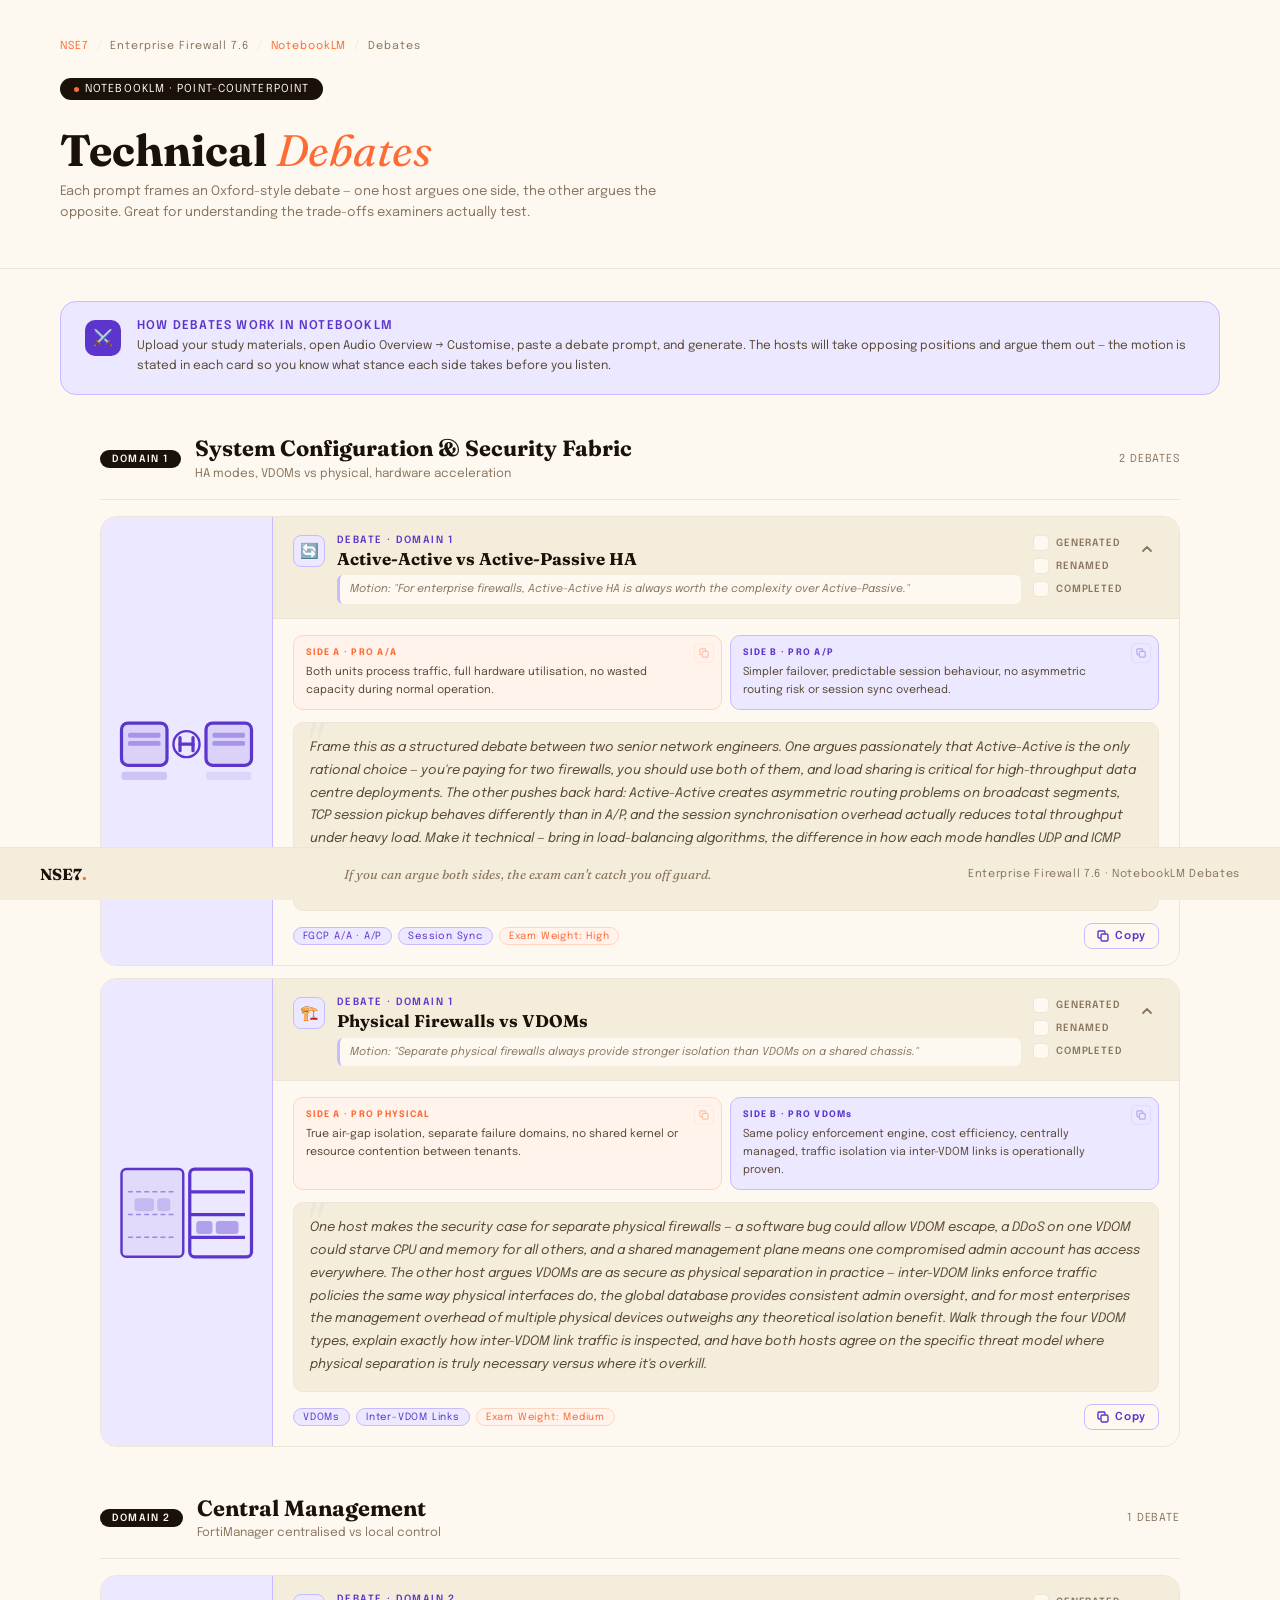
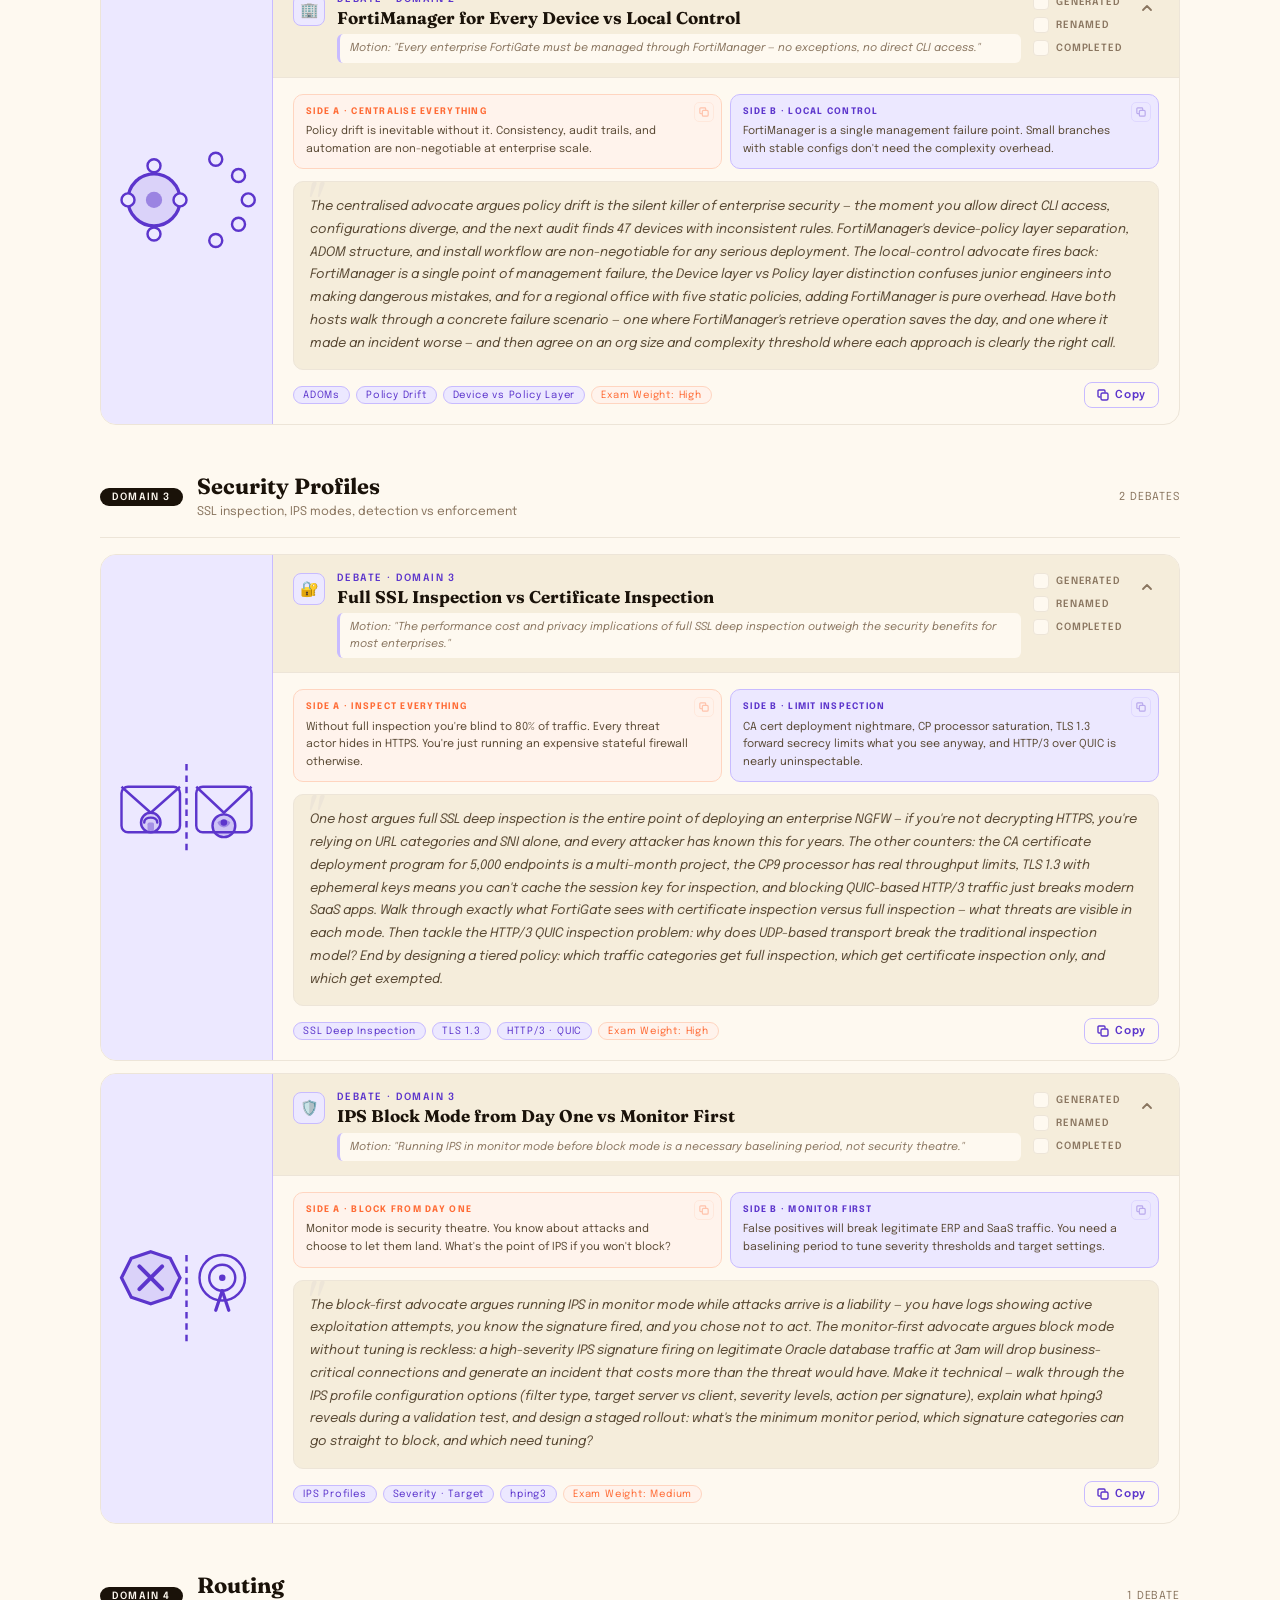
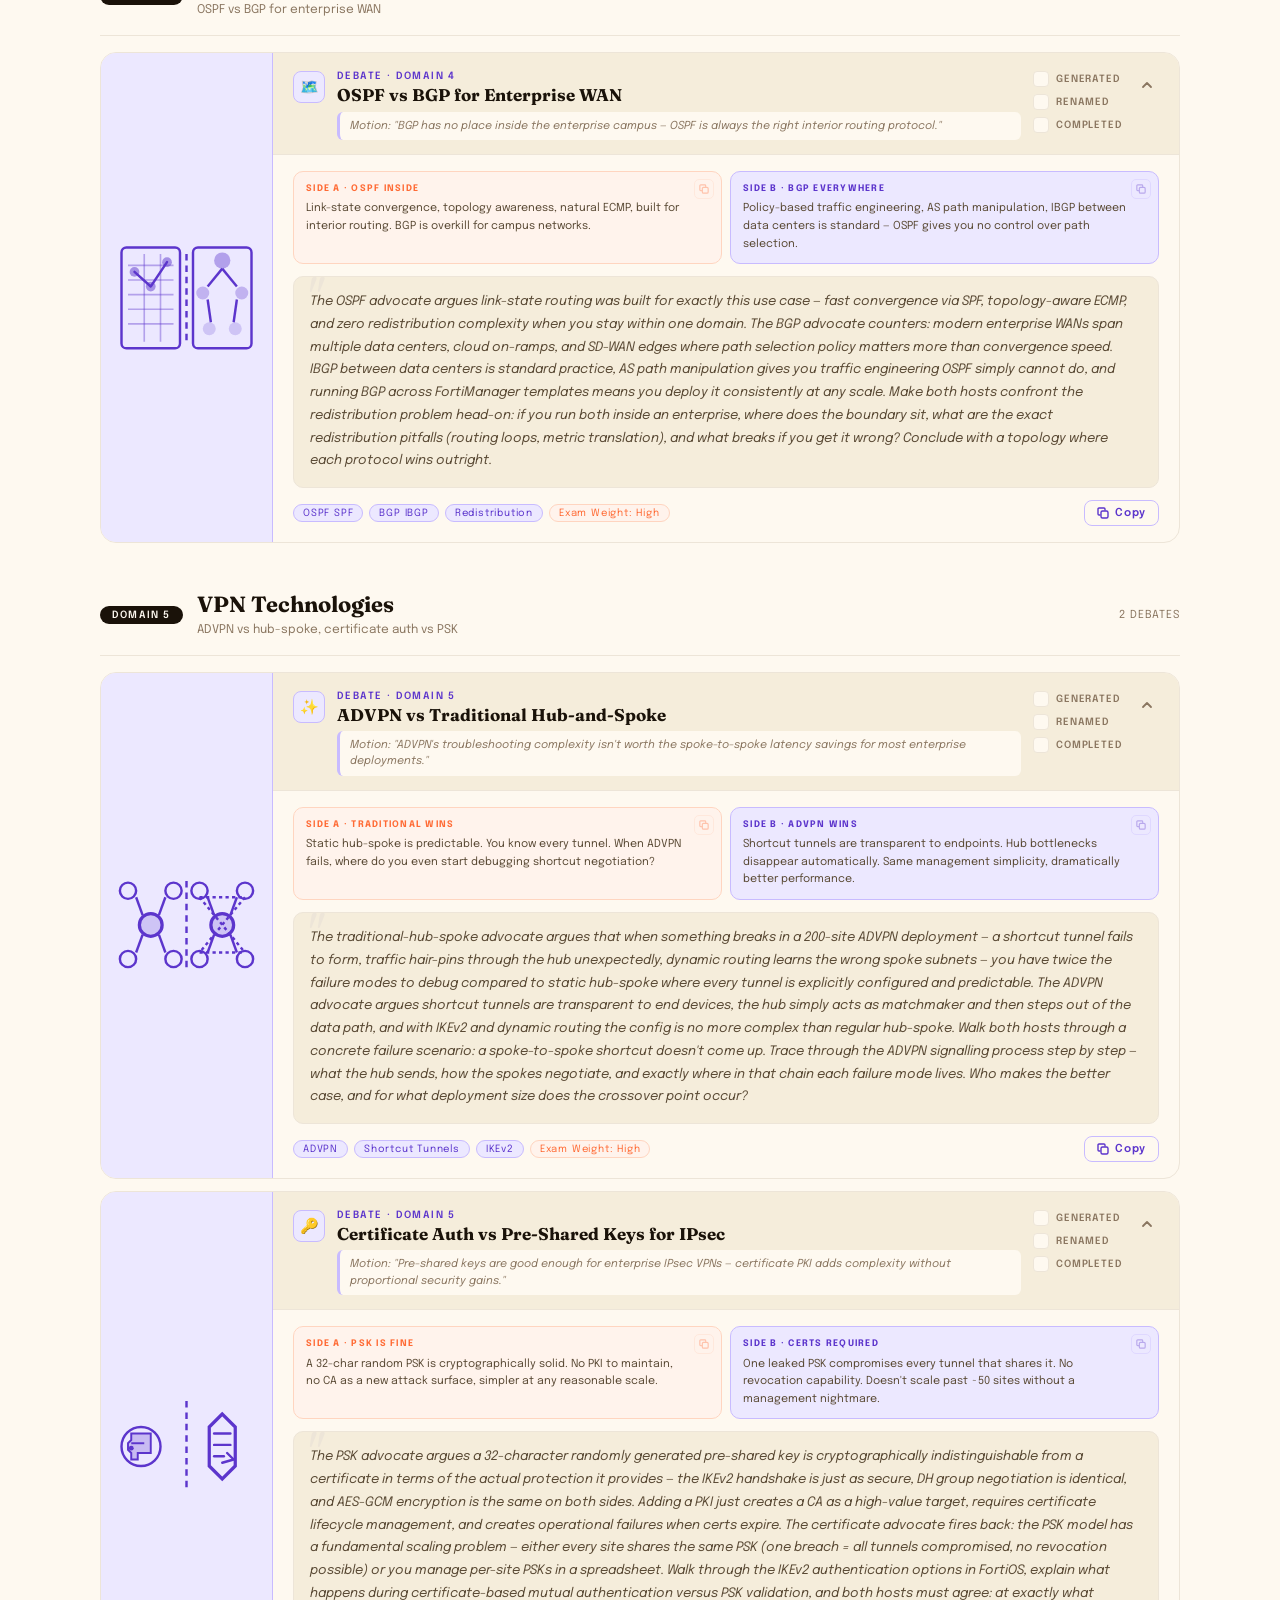
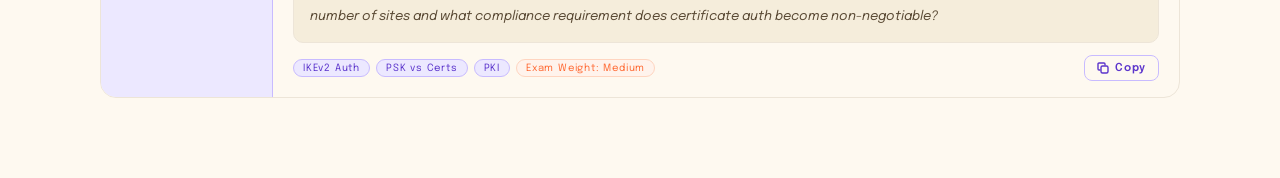
<file: pages/enterprise-firewall-notebooklm-debates.html>
<!DOCTYPE html>
<html lang="en">
<head><script>if(sessionStorage.getItem('pt')){document.documentElement.classList.add('pt-init')}</script>
<meta charset="UTF-8">
<meta name="viewport" content="width=device-width, initial-scale=1.0">
<title>Enterprise Firewall 7.6 — NotebookLM Debates</title>
<link href="https://fonts.googleapis.com/css2?family=Fraunces:ital,wght@0,600;0,700;1,400&family=Epilogue:wght@300;400;500;600&display=swap" rel="stylesheet">
<link rel="stylesheet" href="../assets/template.css">
<style>
  body { background: var(--cream); }

  .nlm-header {
    padding: 40px 60px 32px;
    border-bottom: 1px solid var(--border);
    background: var(--cream);
  }
  .nlm-header h1 { margin-top: 14px; }
  .nlm-header-meta {
    font-size: 13px;
    color: var(--ink-muted);
    margin-top: 10px;
    line-height: 1.6;
    max-width: 620px;
  }

  .how-to-banner {
    margin: 32px 60px 0;
    background: var(--purple-light);
    border: 1px solid var(--purple-border);
    border-radius: 16px;
    padding: 18px 24px;
    display: flex;
    gap: 16px;
    align-items: flex-start;
  }
  .how-to-icon {
    width: 36px; height: 36px;
    background: var(--purple);
    border-radius: 10px;
    display: flex; align-items: center; justify-content: center;
    flex-shrink: 0; color: white; font-size: 16px;
  }
  .how-to-body { flex: 1; }
  .how-to-title {
    font-size: 12px; font-weight: 600; letter-spacing: 0.1em;
    color: var(--purple); margin-bottom: 4px;
  }
  .how-to-text { font-size: 12px; color: var(--ink-soft); line-height: 1.7; }

  .nlm-body {
    padding: 40px 60px 80px;
    max-width: 1200px;
    margin: 0 auto;
    display: flex;
    flex-direction: column;
    gap: 48px;
  }

  .domain-block { display: flex; flex-direction: column; gap: 16px; }
  .domain-label-row {
    display: flex; align-items: center; gap: 14px;
    padding-bottom: 16px; border-bottom: 1px solid var(--border);
  }
  .domain-num-badge {
    background: var(--ink); color: var(--cream);
    font-size: 10px; font-weight: 600; letter-spacing: 0.12em;
    padding: 4px 12px; border-radius: 20px; flex-shrink: 0;
  }
  .domain-label-text { flex: 1; }
  .domain-label-name {
    font-family: 'Fraunces', serif; font-size: 22px; font-weight: 700;
    color: var(--ink); line-height: 1.2;
  }
  .domain-label-desc { font-size: 12px; color: var(--ink-muted); margin-top: 3px; line-height: 1.5; }
  .domain-prompt-count { font-size: 11px; color: var(--ink-muted); letter-spacing: 0.08em; flex-shrink: 0; }

  .prompts-grid {
    display: flex;
    flex-direction: column;
    gap: 12px;
  }

  /* ── DEBATE CARD ── */
  .prompt-card {
    background: var(--cream);
    border: 1px solid var(--border);
    border-radius: 16px;
    overflow: hidden;
    display: flex;
    flex-direction: row;
    align-items: stretch;
    transition: box-shadow 0.2s ease;
  }

  /* ── IMAGE PLACEHOLDER ── */
  .card-image {
    width: 172px; flex-shrink: 0;
    border-right: 1px solid var(--purple-border);
    background: var(--purple-light);
    display: flex; flex-direction: column;
    align-items: center; justify-content: center;
    gap: 10px; padding: 18px 14px; text-align: center;
  }
  .card-image svg { max-width: 100%; height: auto; }
  .card-content { flex: 1; min-width: 0; display: flex; flex-direction: column; }
  .prompt-card:hover { box-shadow: 0 8px 28px rgba(26,18,9,0.09); }

  .prompt-card-head {
    padding: 18px 20px 14px;
    background: var(--cream-dark);
    display: flex; align-items: flex-start; gap: 12px;
    cursor: pointer; user-select: none;
  }
  .prompt-card.expanded .prompt-card-head { border-bottom: 1px solid var(--border); }
  .prompt-card-head:hover { opacity: 0.95; }

  .prompt-icon {
    width: 32px; height: 32px; border-radius: 8px;
    display: flex; align-items: center; justify-content: center;
    flex-shrink: 0; font-size: 15px;
  }
  .prompt-head-text { flex: 1; min-width: 0; }
  .prompt-episode {
    font-size: 10px; font-weight: 600; letter-spacing: 0.14em; margin-bottom: 3px;
    color: var(--purple);
  }
  .prompt-title {
    font-family: 'Fraunces', serif; font-size: 17px; font-weight: 700;
    color: var(--ink); line-height: 1.25;
  }
  .prompt-motion {
    font-size: 11px; color: var(--ink-muted); font-style: italic;
    margin-top: 6px; line-height: 1.5;
    padding: 6px 10px;
    background: var(--cream);
    border-radius: 6px;
    border-left: 3px solid var(--purple-border);
  }
  .prompt-chevron {
    width: 24px; height: 24px;
    display: flex; align-items: center; justify-content: center;
    flex-shrink: 0; color: var(--ink-muted); margin-top: 2px;
    transition: transform 0.25s ease;
  }
  .prompt-card.expanded .prompt-chevron { transform: rotate(180deg); }

  /* ── COLLAPSE ── */
  .prompt-body {
    display: grid;
    grid-template-rows: 0fr;
    transition: grid-template-rows 0.3s ease;
  }
  .prompt-card.expanded .prompt-body { grid-template-rows: 1fr; }
  .prompt-body-inner {
    overflow: hidden;
    padding: 0 20px;
    display: flex; flex-direction: column; gap: 12px;
  }
  .prompt-card.expanded .prompt-body-inner { padding: 16px 20px; }

  /* ── VS SIDES ── */
  .debate-sides {
    display: grid;
    grid-template-columns: 1fr 1fr;
    gap: 8px;
  }
  .side {
    border-radius: 10px;
    padding: 10px 32px 10px 12px;
    font-size: 11px;
    line-height: 1.6;
    position: relative;
  }
  .side-label {
    font-size: 9px; font-weight: 700; letter-spacing: 0.14em;
    margin-bottom: 4px;
  }
  .side-copy-btn {
    position: absolute;
    top: 7px; right: 7px;
    width: 20px; height: 20px;
    border-radius: 5px;
    display: flex; align-items: center; justify-content: center;
    cursor: pointer;
    background: none;
    opacity: 0.35;
    transition: opacity 0.15s ease, background 0.15s ease;
    padding: 0;
  }
  .side-copy-btn:hover { opacity: 1; }
  .side-a .side-copy-btn { border: 1px solid var(--orange-border); color: var(--orange); }
  .side-a .side-copy-btn:hover { background: var(--orange-light); }
  .side-b .side-copy-btn { border: 1px solid var(--purple-border); color: var(--purple); }
  .side-b .side-copy-btn:hover { background: var(--purple-light); }
  .side-copy-btn.copied { opacity: 1; background: var(--green-light) !important; border-color: var(--green-border) !important; color: var(--green) !important; }
  .side-a {
    background: var(--orange-light);
    border: 1px solid var(--orange-border);
    color: var(--ink-soft);
  }
  .side-a .side-label { color: var(--orange); }
  .side-b {
    background: var(--purple-light);
    border: 1px solid var(--purple-border);
    color: var(--ink-soft);
  }
  .side-b .side-label { color: var(--purple); }

  .prompt-text {
    font-size: 13px; color: var(--ink-soft); line-height: 1.75;
    background: var(--cream-dark); border: 1px solid var(--border);
    border-radius: 10px; padding: 14px 16px; font-style: italic;
    position: relative;
  }
  .prompt-text::before {
    content: '"';
    font-family: 'Fraunces', serif; font-size: 48px;
    color: var(--border); position: absolute;
    top: -4px; left: 10px; line-height: 1;
  }

  .prompt-footer {
    display: flex; align-items: center; justify-content: space-between;
  }
  .prompt-tags { display: flex; gap: 6px; flex-wrap: wrap; }
  .prompt-tag {
    font-size: 10px; letter-spacing: 0.08em; padding: 3px 9px;
    border-radius: 20px;
    background: var(--purple-light); border: 1px solid var(--purple-border); color: var(--purple);
  }
  .prompt-tag.tag-exam {
    background: var(--orange-light); border-color: var(--orange-border); color: var(--orange);
  }
  .copy-btn {
    display: inline-flex; align-items: center; gap: 6px;
    font-size: 11px; font-weight: 600; letter-spacing: 0.06em;
    color: var(--purple); background: none;
    border: 1px solid var(--purple-border);
    border-radius: 8px; padding: 6px 12px;
    cursor: pointer; transition: background 0.15s ease; flex-shrink: 0;
  }
  .copy-btn:hover { background: var(--purple-light); }
  .copy-btn.copied {
    background: var(--green-light); border-color: var(--green-border); color: var(--green);
  }

  .prompt-icon { background: var(--purple-light); border: 1px solid var(--purple-border); }

  /* ── CHECKBOXES ── */
  .check-group { display: flex; flex-direction: column; gap: 7px; flex-shrink: 0; }
  .check-wrap { display: flex; align-items: center; gap: 7px; cursor: pointer; user-select: none; }
  .check-wrap input[type="checkbox"] { display: none; }
  .check-box {
    width: 16px; height: 16px;
    border: 1.5px solid var(--border); border-radius: 4px;
    background: var(--cream);
    display: flex; align-items: center; justify-content: center; flex-shrink: 0;
    transition: background 0.18s ease, border-color 0.18s ease, transform 0.15s ease;
  }
  .check-wrap:hover .check-box { transform: scale(1.1); }
  .check-label { font-size: 10px; font-weight: 600; letter-spacing: 0.09em; color: var(--ink-muted); text-transform: uppercase; transition: color 0.15s ease; }
  .check-wrap:hover .check-box--green { border-color: var(--green); }
  .generated-check:checked + .check-box--green { background: var(--green); border-color: var(--green); }
  .generated-check:checked + .check-box--green::after { content: ''; display: block; width: 3px; height: 7px; border: 1.5px solid white; border-top: none; border-left: none; transform: rotate(45deg) translate(0,-1px); }
  .generated-check:checked ~ .check-label { color: var(--green); }
  .check-wrap:hover .check-box--blue { border-color: var(--blue); }
  .completed-check:checked + .check-box--blue { background: var(--blue); border-color: var(--blue); }
  .completed-check:checked + .check-box--blue::after { content: ''; display: block; width: 3px; height: 7px; border: 1.5px solid white; border-top: none; border-left: none; transform: rotate(45deg) translate(0,-1px); }
  .completed-check:checked ~ .check-label { color: var(--blue); }
  .check-wrap:hover .check-box--amber { border-color: #a07c00; }
  .renamed-check:checked + .check-box--amber { background: #a07c00; border-color: #a07c00; }
  .renamed-check:checked + .check-box--amber::after { content: ''; display: block; width: 3px; height: 7px; border: 1.5px solid white; border-top: none; border-left: none; transform: rotate(45deg) translate(0,-1px); }
  .renamed-check:checked ~ .check-label { color: #a07c00; }
  .prompt-card.generated .prompt-card-head { background: var(--green-light); }
  .prompt-card.generated.expanded .prompt-card-head { border-bottom-color: var(--green-border); }
  .prompt-card.generated .prompt-episode { color: var(--green); }
  .prompt-card.generated .prompt-episode::before { content: '✓  '; font-weight: 700; }
  .prompt-card.completed .prompt-card-head { background: var(--blue-light); }
  .prompt-card.completed.expanded .prompt-card-head { border-bottom-color: var(--blue-border); }
  .prompt-card.completed .prompt-episode { color: var(--blue); }
  .prompt-card.completed .prompt-episode::before { content: '✓  '; font-weight: 700; }
  .prompt-card.generated.completed .prompt-card-head { background: var(--blue-light); }
  .prompt-card.generated.completed .prompt-episode { color: var(--blue); }

  @media (max-width: 900px) {
    .nlm-header { padding: 24px 20px; }
    .how-to-banner { margin: 20px 20px 0; }
    .nlm-body { padding: 28px 20px 60px; }
    .prompt-card { flex-direction: column; }
    .card-image { width: 100%; border-right: none; border-bottom: 1px solid var(--purple-border); flex-direction: row; justify-content: flex-start; padding: 12px 16px; gap: 12px; }
    .card-image-text { text-align: left; }
    .debate-sides { grid-template-columns: 1fr; }
  }
</style>
</head>
<body>

<div class="nlm-header">
  <div class="breadcrumb">
    <a href="../index.html">NSE7</a>
    <span class="breadcrumb-sep">/</span>
    <span>Enterprise Firewall 7.6</span>
    <span class="breadcrumb-sep">/</span>
    <a href="enterprise-firewall-notebooklm-hub.html">NotebookLM</a>
    <span class="breadcrumb-sep">/</span>
    <span>Debates</span>
  </div>
  <div class="day-badge" style="margin-top:14px;">
    <span class="day-badge-dot"></span>
    NOTEBOOKLM · POINT-COUNTERPOINT
  </div>
  <h1>Technical <em>Debates</em></h1>
  <p class="nlm-header-meta">Each prompt frames an Oxford-style debate — one host argues one side, the other argues the opposite. Great for understanding the trade-offs examiners actually test.</p>
</div>

<div class="how-to-banner">
  <div class="how-to-icon">⚔️</div>
  <div class="how-to-body">
    <div class="how-to-title">HOW DEBATES WORK IN NOTEBOOKLM</div>
    <div class="how-to-text">Upload your study materials, open Audio Overview → Customise, paste a debate prompt, and generate. The hosts will take opposing positions and argue them out — the motion is stated in each card so you know what stance each side takes before you listen.</div>
  </div>
</div>

<div class="nlm-body">

  <!-- DOMAIN 1 -->
  <div class="domain-block">
    <div class="domain-label-row">
      <div class="domain-num-badge">DOMAIN 1</div>
      <div class="domain-label-text">
        <div class="domain-label-name">System Configuration &amp; Security Fabric</div>
        <div class="domain-label-desc">HA modes, VDOMs vs physical, hardware acceleration</div>
      </div>
      <div class="domain-prompt-count">2 DEBATES</div>
    </div>
    <div class="prompts-grid">

      <div class="prompt-card">
        <div class="prompt-card-head" onclick="togglePrompt(this.closest('.prompt-card'))">
          <div class="prompt-icon">🔄</div>
          <div class="prompt-head-text">
            <div class="prompt-episode">DEBATE · DOMAIN 1</div>
            <div class="prompt-title">Active-Active vs Active-Passive HA</div>
            <div class="prompt-motion">Motion: "For enterprise firewalls, Active-Active HA is always worth the complexity over Active-Passive."</div>
          </div>
          <div class="check-group" onclick="event.stopPropagation()">
            <label class="check-wrap"><input type="checkbox" class="generated-check" onchange="toggleGenerated(this)"><span class="check-box check-box--green"></span><span class="check-label">Generated</span></label>
            <label class="check-wrap"><input type="checkbox" class="renamed-check" onchange="toggleRenamed(this)"><span class="check-box check-box--amber"></span><span class="check-label">Renamed</span></label>
            <label class="check-wrap"><input type="checkbox" class="completed-check" onchange="toggleCompleted(this)"><span class="check-box check-box--blue"></span><span class="check-label">Completed</span></label>
          </div>
          <div class="prompt-chevron"><svg width="12" height="12" viewBox="0 0 12 12" fill="none"><path d="M2 4l4 4 4-4" stroke="currentColor" stroke-width="1.8" stroke-linecap="round" stroke-linejoin="round"/></svg></div>
        </div>
        <div class="prompt-body"><div class="prompt-body-inner">
          <div class="debate-sides">
            <div class="side side-a"><div class="side-label">SIDE A · PRO A/A</div>Both units process traffic, full hardware utilisation, no wasted capacity during normal operation.</div>
            <div class="side side-b"><div class="side-label">SIDE B · PRO A/P</div>Simpler failover, predictable session behaviour, no asymmetric routing risk or session sync overhead.</div>
          </div>
          <div class="prompt-text" id="debate-d1a">Frame this as a structured debate between two senior network engineers. One argues passionately that Active-Active is the only rational choice — you're paying for two firewalls, you should use both of them, and load sharing is critical for high-throughput data centre deployments. The other pushes back hard: Active-Active creates asymmetric routing problems on broadcast segments, TCP session pickup behaves differently than in A/P, and the session synchronisation overhead actually reduces total throughput under heavy load. Make it technical — bring in load-balancing algorithms, the difference in how each mode handles UDP and ICMP sessions, and the heartbeat interface requirements. Both hosts must end by naming a specific enterprise scenario where their mode clearly wins and the other loses.</div>
          <div class="prompt-footer">
            <div class="prompt-tags">
              <span class="prompt-tag">FGCP A/A · A/P</span>
              <span class="prompt-tag">Session Sync</span>
              <span class="prompt-tag tag-exam">Exam Weight: High</span>
            </div>
            <button class="copy-btn" onclick="copyPrompt('debate-d1a', this)">
              <svg width="12" height="12" viewBox="0 0 12 12" fill="none"><rect x="4" y="4" width="7" height="7" rx="1.5" stroke="currentColor" stroke-width="1.4"/><path d="M3 8H2a1 1 0 0 1-1-1V2a1 1 0 0 1 1-1h5a1 1 0 0 1 1 1v1" stroke="currentColor" stroke-width="1.4" stroke-linecap="round"/></svg>
              Copy
            </button>
          </div>
        </div></div>
      </div>

      <div class="prompt-card">
        <div class="prompt-card-head" onclick="togglePrompt(this.closest('.prompt-card'))">
          <div class="prompt-icon">🏗️</div>
          <div class="prompt-head-text">
            <div class="prompt-episode">DEBATE · DOMAIN 1</div>
            <div class="prompt-title">Physical Firewalls vs VDOMs</div>
            <div class="prompt-motion">Motion: "Separate physical firewalls always provide stronger isolation than VDOMs on a shared chassis."</div>
          </div>
          <div class="check-group" onclick="event.stopPropagation()">
            <label class="check-wrap"><input type="checkbox" class="generated-check" onchange="toggleGenerated(this)"><span class="check-box check-box--green"></span><span class="check-label">Generated</span></label>
            <label class="check-wrap"><input type="checkbox" class="renamed-check" onchange="toggleRenamed(this)"><span class="check-box check-box--amber"></span><span class="check-label">Renamed</span></label>
            <label class="check-wrap"><input type="checkbox" class="completed-check" onchange="toggleCompleted(this)"><span class="check-box check-box--blue"></span><span class="check-label">Completed</span></label>
          </div>
          <div class="prompt-chevron"><svg width="12" height="12" viewBox="0 0 12 12" fill="none"><path d="M2 4l4 4 4-4" stroke="currentColor" stroke-width="1.8" stroke-linecap="round" stroke-linejoin="round"/></svg></div>
        </div>
        <div class="prompt-body"><div class="prompt-body-inner">
          <div class="debate-sides">
            <div class="side side-a"><div class="side-label">SIDE A · PRO PHYSICAL</div>True air-gap isolation, separate failure domains, no shared kernel or resource contention between tenants.</div>
            <div class="side side-b"><div class="side-label">SIDE B · PRO VDOMs</div>Same policy enforcement engine, cost efficiency, centrally managed, traffic isolation via inter-VDOM links is operationally proven.</div>
          </div>
          <div class="prompt-text" id="debate-d1b">One host makes the security case for separate physical firewalls — a software bug could allow VDOM escape, a DDoS on one VDOM could starve CPU and memory for all others, and a shared management plane means one compromised admin account has access everywhere. The other host argues VDOMs are as secure as physical separation in practice — inter-VDOM links enforce traffic policies the same way physical interfaces do, the global database provides consistent admin oversight, and for most enterprises the management overhead of multiple physical devices outweighs any theoretical isolation benefit. Walk through the four VDOM types, explain exactly how inter-VDOM link traffic is inspected, and have both hosts agree on the specific threat model where physical separation is truly necessary versus where it's overkill.</div>
          <div class="prompt-footer">
            <div class="prompt-tags">
              <span class="prompt-tag">VDOMs</span>
              <span class="prompt-tag">Inter-VDOM Links</span>
              <span class="prompt-tag tag-exam">Exam Weight: Medium</span>
            </div>
            <button class="copy-btn" onclick="copyPrompt('debate-d1b', this)">
              <svg width="12" height="12" viewBox="0 0 12 12" fill="none"><rect x="4" y="4" width="7" height="7" rx="1.5" stroke="currentColor" stroke-width="1.4"/><path d="M3 8H2a1 1 0 0 1-1-1V2a1 1 0 0 1 1-1h5a1 1 0 0 1 1 1v1" stroke="currentColor" stroke-width="1.4" stroke-linecap="round"/></svg>
              Copy
            </button>
          </div>
        </div></div>
      </div>

    </div>
  </div>

  <!-- DOMAIN 2 -->
  <div class="domain-block">
    <div class="domain-label-row">
      <div class="domain-num-badge">DOMAIN 2</div>
      <div class="domain-label-text">
        <div class="domain-label-name">Central Management</div>
        <div class="domain-label-desc">FortiManager centralised vs local control</div>
      </div>
      <div class="domain-prompt-count">1 DEBATE</div>
    </div>
    <div class="prompts-grid">

      <div class="prompt-card">
        <div class="prompt-card-head" onclick="togglePrompt(this.closest('.prompt-card'))">
          <div class="prompt-icon">🏢</div>
          <div class="prompt-head-text">
            <div class="prompt-episode">DEBATE · DOMAIN 2</div>
            <div class="prompt-title">FortiManager for Every Device vs Local Control</div>
            <div class="prompt-motion">Motion: "Every enterprise FortiGate must be managed through FortiManager — no exceptions, no direct CLI access."</div>
          </div>
          <div class="check-group" onclick="event.stopPropagation()">
            <label class="check-wrap"><input type="checkbox" class="generated-check" onchange="toggleGenerated(this)"><span class="check-box check-box--green"></span><span class="check-label">Generated</span></label>
            <label class="check-wrap"><input type="checkbox" class="renamed-check" onchange="toggleRenamed(this)"><span class="check-box check-box--amber"></span><span class="check-label">Renamed</span></label>
            <label class="check-wrap"><input type="checkbox" class="completed-check" onchange="toggleCompleted(this)"><span class="check-box check-box--blue"></span><span class="check-label">Completed</span></label>
          </div>
          <div class="prompt-chevron"><svg width="12" height="12" viewBox="0 0 12 12" fill="none"><path d="M2 4l4 4 4-4" stroke="currentColor" stroke-width="1.8" stroke-linecap="round" stroke-linejoin="round"/></svg></div>
        </div>
        <div class="prompt-body"><div class="prompt-body-inner">
          <div class="debate-sides">
            <div class="side side-a"><div class="side-label">SIDE A · CENTRALISE EVERYTHING</div>Policy drift is inevitable without it. Consistency, audit trails, and automation are non-negotiable at enterprise scale.</div>
            <div class="side side-b"><div class="side-label">SIDE B · LOCAL CONTROL</div>FortiManager is a single management failure point. Small branches with stable configs don't need the complexity overhead.</div>
          </div>
          <div class="prompt-text" id="debate-d2a">The centralised advocate argues policy drift is the silent killer of enterprise security — the moment you allow direct CLI access, configurations diverge, and the next audit finds 47 devices with inconsistent rules. FortiManager's device-policy layer separation, ADOM structure, and install workflow are non-negotiable for any serious deployment. The local-control advocate fires back: FortiManager is a single point of management failure, the Device layer vs Policy layer distinction confuses junior engineers into making dangerous mistakes, and for a regional office with five static policies, adding FortiManager is pure overhead. Have both hosts walk through a concrete failure scenario — one where FortiManager's retrieve operation saves the day, and one where it made an incident worse — and then agree on an org size and complexity threshold where each approach is clearly the right call.</div>
          <div class="prompt-footer">
            <div class="prompt-tags">
              <span class="prompt-tag">ADOMs</span>
              <span class="prompt-tag">Policy Drift</span>
              <span class="prompt-tag">Device vs Policy Layer</span>
              <span class="prompt-tag tag-exam">Exam Weight: High</span>
            </div>
            <button class="copy-btn" onclick="copyPrompt('debate-d2a', this)">
              <svg width="12" height="12" viewBox="0 0 12 12" fill="none"><rect x="4" y="4" width="7" height="7" rx="1.5" stroke="currentColor" stroke-width="1.4"/><path d="M3 8H2a1 1 0 0 1-1-1V2a1 1 0 0 1 1-1h5a1 1 0 0 1 1 1v1" stroke="currentColor" stroke-width="1.4" stroke-linecap="round"/></svg>
              Copy
            </button>
          </div>
        </div></div>
      </div>

    </div>
  </div>

  <!-- DOMAIN 3 -->
  <div class="domain-block">
    <div class="domain-label-row">
      <div class="domain-num-badge">DOMAIN 3</div>
      <div class="domain-label-text">
        <div class="domain-label-name">Security Profiles</div>
        <div class="domain-label-desc">SSL inspection, IPS modes, detection vs enforcement</div>
      </div>
      <div class="domain-prompt-count">2 DEBATES</div>
    </div>
    <div class="prompts-grid">

      <div class="prompt-card">
        <div class="prompt-card-head" onclick="togglePrompt(this.closest('.prompt-card'))">
          <div class="prompt-icon">🔐</div>
          <div class="prompt-head-text">
            <div class="prompt-episode">DEBATE · DOMAIN 3</div>
            <div class="prompt-title">Full SSL Inspection vs Certificate Inspection</div>
            <div class="prompt-motion">Motion: "The performance cost and privacy implications of full SSL deep inspection outweigh the security benefits for most enterprises."</div>
          </div>
          <div class="check-group" onclick="event.stopPropagation()">
            <label class="check-wrap"><input type="checkbox" class="generated-check" onchange="toggleGenerated(this)"><span class="check-box check-box--green"></span><span class="check-label">Generated</span></label>
            <label class="check-wrap"><input type="checkbox" class="renamed-check" onchange="toggleRenamed(this)"><span class="check-box check-box--amber"></span><span class="check-label">Renamed</span></label>
            <label class="check-wrap"><input type="checkbox" class="completed-check" onchange="toggleCompleted(this)"><span class="check-box check-box--blue"></span><span class="check-label">Completed</span></label>
          </div>
          <div class="prompt-chevron"><svg width="12" height="12" viewBox="0 0 12 12" fill="none"><path d="M2 4l4 4 4-4" stroke="currentColor" stroke-width="1.8" stroke-linecap="round" stroke-linejoin="round"/></svg></div>
        </div>
        <div class="prompt-body"><div class="prompt-body-inner">
          <div class="debate-sides">
            <div class="side side-a"><div class="side-label">SIDE A · INSPECT EVERYTHING</div>Without full inspection you're blind to 80% of traffic. Every threat actor hides in HTTPS. You're just running an expensive stateful firewall otherwise.</div>
            <div class="side side-b"><div class="side-label">SIDE B · LIMIT INSPECTION</div>CA cert deployment nightmare, CP processor saturation, TLS 1.3 forward secrecy limits what you see anyway, and HTTP/3 over QUIC is nearly uninspectable.</div>
          </div>
          <div class="prompt-text" id="debate-d3a">One host argues full SSL deep inspection is the entire point of deploying an enterprise NGFW — if you're not decrypting HTTPS, you're relying on URL categories and SNI alone, and every attacker has known this for years. The other counters: the CA certificate deployment program for 5,000 endpoints is a multi-month project, the CP9 processor has real throughput limits, TLS 1.3 with ephemeral keys means you can't cache the session key for inspection, and blocking QUIC-based HTTP/3 traffic just breaks modern SaaS apps. Walk through exactly what FortiGate sees with certificate inspection versus full inspection — what threats are visible in each mode. Then tackle the HTTP/3 QUIC inspection problem: why does UDP-based transport break the traditional inspection model? End by designing a tiered policy: which traffic categories get full inspection, which get certificate inspection only, and which get exempted.</div>
          <div class="prompt-footer">
            <div class="prompt-tags">
              <span class="prompt-tag">SSL Deep Inspection</span>
              <span class="prompt-tag">TLS 1.3</span>
              <span class="prompt-tag">HTTP/3 · QUIC</span>
              <span class="prompt-tag tag-exam">Exam Weight: High</span>
            </div>
            <button class="copy-btn" onclick="copyPrompt('debate-d3a', this)">
              <svg width="12" height="12" viewBox="0 0 12 12" fill="none"><rect x="4" y="4" width="7" height="7" rx="1.5" stroke="currentColor" stroke-width="1.4"/><path d="M3 8H2a1 1 0 0 1-1-1V2a1 1 0 0 1 1-1h5a1 1 0 0 1 1 1v1" stroke="currentColor" stroke-width="1.4" stroke-linecap="round"/></svg>
              Copy
            </button>
          </div>
        </div></div>
      </div>

      <div class="prompt-card">
        <div class="prompt-card-head" onclick="togglePrompt(this.closest('.prompt-card'))">
          <div class="prompt-icon">🛡️</div>
          <div class="prompt-head-text">
            <div class="prompt-episode">DEBATE · DOMAIN 3</div>
            <div class="prompt-title">IPS Block Mode from Day One vs Monitor First</div>
            <div class="prompt-motion">Motion: "Running IPS in monitor mode before block mode is a necessary baselining period, not security theatre."</div>
          </div>
          <div class="check-group" onclick="event.stopPropagation()">
            <label class="check-wrap"><input type="checkbox" class="generated-check" onchange="toggleGenerated(this)"><span class="check-box check-box--green"></span><span class="check-label">Generated</span></label>
            <label class="check-wrap"><input type="checkbox" class="renamed-check" onchange="toggleRenamed(this)"><span class="check-box check-box--amber"></span><span class="check-label">Renamed</span></label>
            <label class="check-wrap"><input type="checkbox" class="completed-check" onchange="toggleCompleted(this)"><span class="check-box check-box--blue"></span><span class="check-label">Completed</span></label>
          </div>
          <div class="prompt-chevron"><svg width="12" height="12" viewBox="0 0 12 12" fill="none"><path d="M2 4l4 4 4-4" stroke="currentColor" stroke-width="1.8" stroke-linecap="round" stroke-linejoin="round"/></svg></div>
        </div>
        <div class="prompt-body"><div class="prompt-body-inner">
          <div class="debate-sides">
            <div class="side side-a"><div class="side-label">SIDE A · BLOCK FROM DAY ONE</div>Monitor mode is security theatre. You know about attacks and choose to let them land. What's the point of IPS if you won't block?</div>
            <div class="side side-b"><div class="side-label">SIDE B · MONITOR FIRST</div>False positives will break legitimate ERP and SaaS traffic. You need a baselining period to tune severity thresholds and target settings.</div>
          </div>
          <div class="prompt-text" id="debate-d3b">The block-first advocate argues running IPS in monitor mode while attacks arrive is a liability — you have logs showing active exploitation attempts, you know the signature fired, and you chose not to act. The monitor-first advocate argues block mode without tuning is reckless: a high-severity IPS signature firing on legitimate Oracle database traffic at 3am will drop business-critical connections and generate an incident that costs more than the threat would have. Make it technical — walk through the IPS profile configuration options (filter type, target server vs client, severity levels, action per signature), explain what hping3 reveals during a validation test, and design a staged rollout: what's the minimum monitor period, which signature categories can go straight to block, and which need tuning?</div>
          <div class="prompt-footer">
            <div class="prompt-tags">
              <span class="prompt-tag">IPS Profiles</span>
              <span class="prompt-tag">Severity · Target</span>
              <span class="prompt-tag">hping3</span>
              <span class="prompt-tag tag-exam">Exam Weight: Medium</span>
            </div>
            <button class="copy-btn" onclick="copyPrompt('debate-d3b', this)">
              <svg width="12" height="12" viewBox="0 0 12 12" fill="none"><rect x="4" y="4" width="7" height="7" rx="1.5" stroke="currentColor" stroke-width="1.4"/><path d="M3 8H2a1 1 0 0 1-1-1V2a1 1 0 0 1 1-1h5a1 1 0 0 1 1 1v1" stroke="currentColor" stroke-width="1.4" stroke-linecap="round"/></svg>
              Copy
            </button>
          </div>
        </div></div>
      </div>

    </div>
  </div>

  <!-- DOMAIN 4 -->
  <div class="domain-block">
    <div class="domain-label-row">
      <div class="domain-num-badge">DOMAIN 4</div>
      <div class="domain-label-text">
        <div class="domain-label-name">Routing</div>
        <div class="domain-label-desc">OSPF vs BGP for enterprise WAN</div>
      </div>
      <div class="domain-prompt-count">1 DEBATE</div>
    </div>
    <div class="prompts-grid">

      <div class="prompt-card">
        <div class="prompt-card-head" onclick="togglePrompt(this.closest('.prompt-card'))">
          <div class="prompt-icon">🗺️</div>
          <div class="prompt-head-text">
            <div class="prompt-episode">DEBATE · DOMAIN 4</div>
            <div class="prompt-title">OSPF vs BGP for Enterprise WAN</div>
            <div class="prompt-motion">Motion: "BGP has no place inside the enterprise campus — OSPF is always the right interior routing protocol."</div>
          </div>
          <div class="check-group" onclick="event.stopPropagation()">
            <label class="check-wrap"><input type="checkbox" class="generated-check" onchange="toggleGenerated(this)"><span class="check-box check-box--green"></span><span class="check-label">Generated</span></label>
            <label class="check-wrap"><input type="checkbox" class="renamed-check" onchange="toggleRenamed(this)"><span class="check-box check-box--amber"></span><span class="check-label">Renamed</span></label>
            <label class="check-wrap"><input type="checkbox" class="completed-check" onchange="toggleCompleted(this)"><span class="check-box check-box--blue"></span><span class="check-label">Completed</span></label>
          </div>
          <div class="prompt-chevron"><svg width="12" height="12" viewBox="0 0 12 12" fill="none"><path d="M2 4l4 4 4-4" stroke="currentColor" stroke-width="1.8" stroke-linecap="round" stroke-linejoin="round"/></svg></div>
        </div>
        <div class="prompt-body"><div class="prompt-body-inner">
          <div class="debate-sides">
            <div class="side side-a"><div class="side-label">SIDE A · OSPF INSIDE</div>Link-state convergence, topology awareness, natural ECMP, built for interior routing. BGP is overkill for campus networks.</div>
            <div class="side side-b"><div class="side-label">SIDE B · BGP EVERYWHERE</div>Policy-based traffic engineering, AS path manipulation, IBGP between data centers is standard — OSPF gives you no control over path selection.</div>
          </div>
          <div class="prompt-text" id="debate-d4a">The OSPF advocate argues link-state routing was built for exactly this use case — fast convergence via SPF, topology-aware ECMP, and zero redistribution complexity when you stay within one domain. The BGP advocate counters: modern enterprise WANs span multiple data centers, cloud on-ramps, and SD-WAN edges where path selection policy matters more than convergence speed. IBGP between data centers is standard practice, AS path manipulation gives you traffic engineering OSPF simply cannot do, and running BGP across FortiManager templates means you deploy it consistently at any scale. Make both hosts confront the redistribution problem head-on: if you run both inside an enterprise, where does the boundary sit, what are the exact redistribution pitfalls (routing loops, metric translation), and what breaks if you get it wrong? Conclude with a topology where each protocol wins outright.</div>
          <div class="prompt-footer">
            <div class="prompt-tags">
              <span class="prompt-tag">OSPF SPF</span>
              <span class="prompt-tag">BGP IBGP</span>
              <span class="prompt-tag">Redistribution</span>
              <span class="prompt-tag tag-exam">Exam Weight: High</span>
            </div>
            <button class="copy-btn" onclick="copyPrompt('debate-d4a', this)">
              <svg width="12" height="12" viewBox="0 0 12 12" fill="none"><rect x="4" y="4" width="7" height="7" rx="1.5" stroke="currentColor" stroke-width="1.4"/><path d="M3 8H2a1 1 0 0 1-1-1V2a1 1 0 0 1 1-1h5a1 1 0 0 1 1 1v1" stroke="currentColor" stroke-width="1.4" stroke-linecap="round"/></svg>
              Copy
            </button>
          </div>
        </div></div>
      </div>

    </div>
  </div>

  <!-- DOMAIN 5 -->
  <div class="domain-block">
    <div class="domain-label-row">
      <div class="domain-num-badge">DOMAIN 5</div>
      <div class="domain-label-text">
        <div class="domain-label-name">VPN Technologies</div>
        <div class="domain-label-desc">ADVPN vs hub-spoke, certificate auth vs PSK</div>
      </div>
      <div class="domain-prompt-count">2 DEBATES</div>
    </div>
    <div class="prompts-grid">

      <div class="prompt-card">
        <div class="prompt-card-head" onclick="togglePrompt(this.closest('.prompt-card'))">
          <div class="prompt-icon">✨</div>
          <div class="prompt-head-text">
            <div class="prompt-episode">DEBATE · DOMAIN 5</div>
            <div class="prompt-title">ADVPN vs Traditional Hub-and-Spoke</div>
            <div class="prompt-motion">Motion: "ADVPN's troubleshooting complexity isn't worth the spoke-to-spoke latency savings for most enterprise deployments."</div>
          </div>
          <div class="check-group" onclick="event.stopPropagation()">
            <label class="check-wrap"><input type="checkbox" class="generated-check" onchange="toggleGenerated(this)"><span class="check-box check-box--green"></span><span class="check-label">Generated</span></label>
            <label class="check-wrap"><input type="checkbox" class="renamed-check" onchange="toggleRenamed(this)"><span class="check-box check-box--amber"></span><span class="check-label">Renamed</span></label>
            <label class="check-wrap"><input type="checkbox" class="completed-check" onchange="toggleCompleted(this)"><span class="check-box check-box--blue"></span><span class="check-label">Completed</span></label>
          </div>
          <div class="prompt-chevron"><svg width="12" height="12" viewBox="0 0 12 12" fill="none"><path d="M2 4l4 4 4-4" stroke="currentColor" stroke-width="1.8" stroke-linecap="round" stroke-linejoin="round"/></svg></div>
        </div>
        <div class="prompt-body"><div class="prompt-body-inner">
          <div class="debate-sides">
            <div class="side side-a"><div class="side-label">SIDE A · TRADITIONAL WINS</div>Static hub-spoke is predictable. You know every tunnel. When ADVPN fails, where do you even start debugging shortcut negotiation?</div>
            <div class="side side-b"><div class="side-label">SIDE B · ADVPN WINS</div>Shortcut tunnels are transparent to endpoints. Hub bottlenecks disappear automatically. Same management simplicity, dramatically better performance.</div>
          </div>
          <div class="prompt-text" id="debate-d5a">The traditional-hub-spoke advocate argues that when something breaks in a 200-site ADVPN deployment — a shortcut tunnel fails to form, traffic hair-pins through the hub unexpectedly, dynamic routing learns the wrong spoke subnets — you have twice the failure modes to debug compared to static hub-spoke where every tunnel is explicitly configured and predictable. The ADVPN advocate argues shortcut tunnels are transparent to end devices, the hub simply acts as matchmaker and then steps out of the data path, and with IKEv2 and dynamic routing the config is no more complex than regular hub-spoke. Walk both hosts through a concrete failure scenario: a spoke-to-spoke shortcut doesn't come up. Trace through the ADVPN signalling process step by step — what the hub sends, how the spokes negotiate, and exactly where in that chain each failure mode lives. Who makes the better case, and for what deployment size does the crossover point occur?</div>
          <div class="prompt-footer">
            <div class="prompt-tags">
              <span class="prompt-tag">ADVPN</span>
              <span class="prompt-tag">Shortcut Tunnels</span>
              <span class="prompt-tag">IKEv2</span>
              <span class="prompt-tag tag-exam">Exam Weight: High</span>
            </div>
            <button class="copy-btn" onclick="copyPrompt('debate-d5a', this)">
              <svg width="12" height="12" viewBox="0 0 12 12" fill="none"><rect x="4" y="4" width="7" height="7" rx="1.5" stroke="currentColor" stroke-width="1.4"/><path d="M3 8H2a1 1 0 0 1-1-1V2a1 1 0 0 1 1-1h5a1 1 0 0 1 1 1v1" stroke="currentColor" stroke-width="1.4" stroke-linecap="round"/></svg>
              Copy
            </button>
          </div>
        </div></div>
      </div>

      <div class="prompt-card">
        <div class="prompt-card-head" onclick="togglePrompt(this.closest('.prompt-card'))">
          <div class="prompt-icon">🔑</div>
          <div class="prompt-head-text">
            <div class="prompt-episode">DEBATE · DOMAIN 5</div>
            <div class="prompt-title">Certificate Auth vs Pre-Shared Keys for IPsec</div>
            <div class="prompt-motion">Motion: "Pre-shared keys are good enough for enterprise IPsec VPNs — certificate PKI adds complexity without proportional security gains."</div>
          </div>
          <div class="check-group" onclick="event.stopPropagation()">
            <label class="check-wrap"><input type="checkbox" class="generated-check" onchange="toggleGenerated(this)"><span class="check-box check-box--green"></span><span class="check-label">Generated</span></label>
            <label class="check-wrap"><input type="checkbox" class="renamed-check" onchange="toggleRenamed(this)"><span class="check-box check-box--amber"></span><span class="check-label">Renamed</span></label>
            <label class="check-wrap"><input type="checkbox" class="completed-check" onchange="toggleCompleted(this)"><span class="check-box check-box--blue"></span><span class="check-label">Completed</span></label>
          </div>
          <div class="prompt-chevron"><svg width="12" height="12" viewBox="0 0 12 12" fill="none"><path d="M2 4l4 4 4-4" stroke="currentColor" stroke-width="1.8" stroke-linecap="round" stroke-linejoin="round"/></svg></div>
        </div>
        <div class="prompt-body"><div class="prompt-body-inner">
          <div class="debate-sides">
            <div class="side side-a"><div class="side-label">SIDE A · PSK IS FINE</div>A 32-char random PSK is cryptographically solid. No PKI to maintain, no CA as a new attack surface, simpler at any reasonable scale.</div>
            <div class="side side-b"><div class="side-label">SIDE B · CERTS REQUIRED</div>One leaked PSK compromises every tunnel that shares it. No revocation capability. Doesn't scale past ~50 sites without a management nightmare.</div>
          </div>
          <div class="prompt-text" id="debate-d5b">The PSK advocate argues a 32-character randomly generated pre-shared key is cryptographically indistinguishable from a certificate in terms of the actual protection it provides — the IKEv2 handshake is just as secure, DH group negotiation is identical, and AES-GCM encryption is the same on both sides. Adding a PKI just creates a CA as a high-value target, requires certificate lifecycle management, and creates operational failures when certs expire. The certificate advocate fires back: the PSK model has a fundamental scaling problem — either every site shares the same PSK (one breach = all tunnels compromised, no revocation possible) or you manage per-site PSKs in a spreadsheet. Walk through the IKEv2 authentication options in FortiOS, explain what happens during certificate-based mutual authentication versus PSK validation, and both hosts must agree: at exactly what number of sites and what compliance requirement does certificate auth become non-negotiable?</div>
          <div class="prompt-footer">
            <div class="prompt-tags">
              <span class="prompt-tag">IKEv2 Auth</span>
              <span class="prompt-tag">PSK vs Certs</span>
              <span class="prompt-tag">PKI</span>
              <span class="prompt-tag tag-exam">Exam Weight: Medium</span>
            </div>
            <button class="copy-btn" onclick="copyPrompt('debate-d5b', this)">
              <svg width="12" height="12" viewBox="0 0 12 12" fill="none"><rect x="4" y="4" width="7" height="7" rx="1.5" stroke="currentColor" stroke-width="1.4"/><path d="M3 8H2a1 1 0 0 1-1-1V2a1 1 0 0 1 1-1h5a1 1 0 0 1 1 1v1" stroke="currentColor" stroke-width="1.4" stroke-linecap="round"/></svg>
              Copy
            </button>
          </div>
        </div></div>
      </div>

    </div>
  </div>

</div>

<footer style="position:fixed;bottom:0;left:0;right:0;padding:16px 40px;border-top:1px solid var(--border);background:var(--cream-dark);display:flex;justify-content:space-between;align-items:center;">
  <div class="footer-left">NSE7<span style="color:var(--orange)">.</span></div>
  <span style="font-family:'Fraunces',serif;font-size:13px;font-style:italic;color:var(--ink-muted);">If you can argue both sides, the exam can't catch you off guard.</span>
  <div class="footer-right" style="font-size:11px;color:var(--ink-muted);letter-spacing:0.06em;">Enterprise Firewall 7.6 · NotebookLM Debates</div>
</footer>

<script>
  const CARD_SVGS = {
    'debate-d1a': `<svg viewBox="0 0 88 70" fill="none" xmlns="http://www.w3.org/2000/svg">
      <rect x="4"  y="24" width="28" height="26" rx="4" fill="#5c35cc" fill-opacity="0.12" stroke="#5c35cc" stroke-width="2"/>
      <rect x="56" y="24" width="28" height="26" rx="4" fill="#5c35cc" fill-opacity="0.12" stroke="#5c35cc" stroke-width="2"/>
      <rect x="8"  y="30" width="20" height="3" rx="1" fill="#5c35cc" fill-opacity="0.4"/>
      <rect x="8"  y="35" width="20" height="3" rx="1" fill="#5c35cc" fill-opacity="0.4"/>
      <rect x="60" y="30" width="20" height="3" rx="1" fill="#5c35cc" fill-opacity="0.4"/>
      <rect x="60" y="35" width="20" height="3" rx="1" fill="#5c35cc" fill-opacity="0.4"/>
      <circle cx="44" cy="37" r="8" fill="#ece8ff" stroke="#5c35cc" stroke-width="1.5"/>
      <line x1="40" y1="37" x2="48" y2="37" stroke="#5c35cc" stroke-width="2" stroke-linecap="round"/>
      <line x1="40" y1="33" x2="40" y2="41" stroke="#5c35cc" stroke-width="2" stroke-linecap="round"/>
      <line x1="48" y1="33" x2="48" y2="41" stroke="#5c35cc" stroke-width="2" stroke-linecap="round"/>
      <rect x="4"  y="54" width="28" height="5" rx="2" fill="#5c35cc" fill-opacity="0.2"/>
      <rect x="56" y="54" width="28" height="5" rx="2" fill="#5c35cc" fill-opacity="0.1"/>
    </svg>`,
    'debate-d1b': `<svg viewBox="0 0 88 70" fill="none" xmlns="http://www.w3.org/2000/svg">
      <rect x="4" y="8" width="38" height="54" rx="3" fill="#5c35cc" fill-opacity="0.08" stroke="#5c35cc" stroke-width="1.5"/>
      <rect x="46" y="8" width="38" height="54" rx="3" fill="#ece8ff" stroke="#5c35cc" stroke-width="2"/>
      <line x1="8"  y1="22" x2="38" y2="22" stroke="#5c35cc" stroke-width="1" stroke-dasharray="3 2" opacity="0.5"/>
      <line x1="8"  y1="36" x2="38" y2="36" stroke="#5c35cc" stroke-width="1" stroke-dasharray="3 2" opacity="0.5"/>
      <line x1="8"  y1="50" x2="38" y2="50" stroke="#5c35cc" stroke-width="1" stroke-dasharray="3 2" opacity="0.5"/>
      <line x1="46" y1="22" x2="80" y2="22" stroke="#5c35cc" stroke-width="2"/>
      <line x1="46" y1="36" x2="80" y2="36" stroke="#5c35cc" stroke-width="2"/>
      <line x1="46" y1="50" x2="80" y2="50" stroke="#5c35cc" stroke-width="2"/>
      <rect x="12" y="26" width="12" height="8" rx="2" fill="#5c35cc" fill-opacity="0.2"/>
      <rect x="26" y="26" width="8"  height="8" rx="2" fill="#5c35cc" fill-opacity="0.2"/>
      <rect x="50" y="40" width="10" height="8" rx="2" fill="#5c35cc" fill-opacity="0.4"/>
      <rect x="62" y="40" width="14" height="8" rx="2" fill="#5c35cc" fill-opacity="0.4"/>
    </svg>`,
    'debate-d2a': `<svg viewBox="0 0 88 70" fill="none" xmlns="http://www.w3.org/2000/svg">
      <circle cx="24" cy="35" r="16" fill="#5c35cc" fill-opacity="0.12" stroke="#5c35cc" stroke-width="2"/>
      <circle cx="24" cy="35" r="5"  fill="#5c35cc" fill-opacity="0.5"/>
      <circle cx="24" cy="14" r="4"  fill="#ece8ff" stroke="#5c35cc" stroke-width="1.5"/>
      <circle cx="24" cy="56" r="4"  fill="#ece8ff" stroke="#5c35cc" stroke-width="1.5"/>
      <circle cx="8"  cy="35" r="4"  fill="#ece8ff" stroke="#5c35cc" stroke-width="1.5"/>
      <circle cx="40" cy="35" r="4"  fill="#ece8ff" stroke="#5c35cc" stroke-width="1.5"/>
      <circle cx="62" cy="10" r="4"  fill="#ece8ff" stroke="#5c35cc" stroke-width="1.5"/>
      <circle cx="76" cy="20" r="4"  fill="#ece8ff" stroke="#5c35cc" stroke-width="1.5"/>
      <circle cx="82" cy="35" r="4"  fill="#ece8ff" stroke="#5c35cc" stroke-width="1.5"/>
      <circle cx="76" cy="50" r="4"  fill="#ece8ff" stroke="#5c35cc" stroke-width="1.5"/>
      <circle cx="62" cy="60" r="4"  fill="#ece8ff" stroke="#5c35cc" stroke-width="1.5"/>
    </svg>`,
    'debate-d3a': `<svg viewBox="0 0 88 70" fill="none" xmlns="http://www.w3.org/2000/svg">
      <rect x="4" y="22" width="36" height="28" rx="4" fill="#ece8ff" stroke="#5c35cc" stroke-width="1.5"/>
      <path d="M4 22 L22 38 L40 22" stroke="#5c35cc" stroke-width="1.5" stroke-linejoin="round"/>
      <circle cx="22" cy="44" r="6" fill="#5c35cc" fill-opacity="0.15" stroke="#5c35cc" stroke-width="1.5"/>
      <path d="M18 44 C18 40 26 40 26 44" stroke="#5c35cc" stroke-width="1.5" fill="none" stroke-linecap="round"/>
      <rect x="20" y="44" width="4" height="5" rx="1" fill="#5c35cc" fill-opacity="0.4"/>
      <line x1="44" y1="8"  x2="44" y2="62" stroke="#5c35cc" stroke-width="1.5" stroke-dasharray="4 3"/>
      <rect x="50" y="22" width="34" height="28" rx="4" fill="#ece8ff" stroke="#5c35cc" stroke-width="1.5"/>
      <path d="M50 22 L67 38 L84 22" stroke="#5c35cc" stroke-width="1.5" stroke-linejoin="round"/>
      <circle cx="67" cy="46" r="7" fill="#5c35cc" fill-opacity="0.2" stroke="#5c35cc" stroke-width="1.5"/>
      <path d="M63 44 C65 42 69 42 71 44 C69 48 65 48 63 44Z" fill="#5c35cc" fill-opacity="0.4"/>
      <circle cx="67" cy="44" r="2" fill="#5c35cc"/>
    </svg>`,
    'debate-d3b': `<svg viewBox="0 0 88 70" fill="none" xmlns="http://www.w3.org/2000/svg">
      <polygon points="22,6 34,10 40,22 34,34 22,38 10,34 4,22 10,10" fill="#5c35cc" fill-opacity="0.12" stroke="#5c35cc" stroke-width="2"/>
      <line x1="15" y1="15" x2="29" y2="29" stroke="#5c35cc" stroke-width="2.5" stroke-linecap="round"/>
      <line x1="29" y1="15" x2="15" y2="29" stroke="#5c35cc" stroke-width="2.5" stroke-linecap="round"/>
      <line x1="44" y1="8"  x2="44" y2="62" stroke="#5c35cc" stroke-width="1.5" stroke-dasharray="4 3"/>
      <circle cx="66" cy="22" r="14" fill="#ece8ff" stroke="#5c35cc" stroke-width="1.5"/>
      <circle cx="66" cy="22" r="8"  fill="none"   stroke="#5c35cc" stroke-width="1.5"/>
      <circle cx="66" cy="22" r="2"  fill="#5c35cc"/>
      <path d="M66 30 L62 42" stroke="#5c35cc" stroke-width="2" stroke-linecap="round"/>
      <path d="M66 30 L70 42" stroke="#5c35cc" stroke-width="2" stroke-linecap="round"/>
    </svg>`,
    'debate-d4a': `<svg viewBox="0 0 88 70" fill="none" xmlns="http://www.w3.org/2000/svg">
      <rect x="4" y="4" width="36" height="62" rx="3" fill="#ece8ff" stroke="#5c35cc" stroke-width="1.5"/>
      <line x1="8"  y1="15" x2="36" y2="15" stroke="#5c35cc" stroke-width="1" opacity="0.4"/>
      <line x1="8"  y1="24" x2="36" y2="24" stroke="#5c35cc" stroke-width="1" opacity="0.4"/>
      <line x1="8"  y1="33" x2="36" y2="33" stroke="#5c35cc" stroke-width="1" opacity="0.4"/>
      <line x1="8"  y1="42" x2="36" y2="42" stroke="#5c35cc" stroke-width="1" opacity="0.4"/>
      <line x1="8"  y1="51" x2="36" y2="51" stroke="#5c35cc" stroke-width="1" opacity="0.4"/>
      <line x1="18" y1="8" x2="18" y2="62" stroke="#5c35cc" stroke-width="1" opacity="0.4"/>
      <line x1="28" y1="8" x2="28" y2="62" stroke="#5c35cc" stroke-width="1" opacity="0.4"/>
      <circle cx="12" cy="19" r="3" fill="#5c35cc" fill-opacity="0.5"/>
      <circle cx="22" cy="28" r="3" fill="#5c35cc" fill-opacity="0.5"/>
      <circle cx="32" cy="13" r="3" fill="#5c35cc" fill-opacity="0.5"/>
      <path d="M12 19 L22 28 L32 13" stroke="#5c35cc" stroke-width="1.5" stroke-linecap="round" stroke-linejoin="round"/>
      <line x1="44" y1="8"  x2="44" y2="62" stroke="#5c35cc" stroke-width="1.5" stroke-dasharray="4 3"/>
      <rect x="48" y="4" width="36" height="62" rx="3" fill="#ece8ff" stroke="#5c35cc" stroke-width="1.5"/>
      <circle cx="66" cy="12" r="5" fill="#5c35cc" fill-opacity="0.4"/>
      <circle cx="54" cy="32" r="4" fill="#5c35cc" fill-opacity="0.3"/>
      <circle cx="78" cy="32" r="4" fill="#5c35cc" fill-opacity="0.3"/>
      <circle cx="58" cy="54" r="4" fill="#5c35cc" fill-opacity="0.2"/>
      <circle cx="74" cy="54" r="4" fill="#5c35cc" fill-opacity="0.2"/>
      <line x1="66" y1="17" x2="57" y2="28" stroke="#5c35cc" stroke-width="1.5"/>
      <line x1="66" y1="17" x2="75" y2="28" stroke="#5c35cc" stroke-width="1.5"/>
      <line x1="57" y1="36" x2="59" y2="50" stroke="#5c35cc" stroke-width="1.5"/>
      <line x1="75" y1="36" x2="73" y2="50" stroke="#5c35cc" stroke-width="1.5"/>
    </svg>`,
    'debate-d5a': `<svg viewBox="0 0 88 70" fill="none" xmlns="http://www.w3.org/2000/svg">
      <circle cx="22" cy="35" r="7"  fill="#5c35cc" fill-opacity="0.2" stroke="#5c35cc" stroke-width="2"/>
      <circle cx="8"  cy="14" r="5"  fill="#ece8ff" stroke="#5c35cc" stroke-width="1.5"/>
      <circle cx="36" cy="14" r="5"  fill="#ece8ff" stroke="#5c35cc" stroke-width="1.5"/>
      <circle cx="36" cy="56" r="5"  fill="#ece8ff" stroke="#5c35cc" stroke-width="1.5"/>
      <circle cx="8"  cy="56" r="5"  fill="#ece8ff" stroke="#5c35cc" stroke-width="1.5"/>
      <line x1="13" y1="18" x2="17" y2="29" stroke="#5c35cc" stroke-width="1.5"/>
      <line x1="31" y1="18" x2="27" y2="29" stroke="#5c35cc" stroke-width="1.5"/>
      <line x1="13" y1="52" x2="17" y2="41" stroke="#5c35cc" stroke-width="1.5"/>
      <line x1="31" y1="52" x2="27" y2="41" stroke="#5c35cc" stroke-width="1.5"/>
      <line x1="44" y1="8"  x2="44" y2="62" stroke="#5c35cc" stroke-width="1.5" stroke-dasharray="4 3"/>
      <circle cx="66" cy="35" r="7"  fill="#5c35cc" fill-opacity="0.2" stroke="#5c35cc" stroke-width="2"/>
      <circle cx="52" cy="14" r="5"  fill="#ece8ff" stroke="#5c35cc" stroke-width="1.5"/>
      <circle cx="80" cy="14" r="5"  fill="#ece8ff" stroke="#5c35cc" stroke-width="1.5"/>
      <circle cx="80" cy="56" r="5"  fill="#ece8ff" stroke="#5c35cc" stroke-width="1.5"/>
      <circle cx="52" cy="56" r="5"  fill="#ece8ff" stroke="#5c35cc" stroke-width="1.5"/>
      <line x1="57" y1="18" x2="61" y2="29" stroke="#5c35cc" stroke-width="1.5"/>
      <line x1="75" y1="18" x2="71" y2="29" stroke="#5c35cc" stroke-width="1.5"/>
      <line x1="57" y1="52" x2="61" y2="41" stroke="#5c35cc" stroke-width="1.5"/>
      <line x1="75" y1="52" x2="71" y2="41" stroke="#5c35cc" stroke-width="1.5"/>
      <line x1="52" y1="18" x2="80" y2="18" stroke="#5c35cc" stroke-width="1.5" stroke-dasharray="2 2"/>
      <line x1="52" y1="52" x2="80" y2="52" stroke="#5c35cc" stroke-width="1.5" stroke-dasharray="2 2"/>
      <line x1="52" y1="18" x2="80" y2="52" stroke="#5c35cc" stroke-width="1.5" stroke-dasharray="2 2"/>
      <line x1="80" y1="18" x2="52" y2="52" stroke="#5c35cc" stroke-width="1.5" stroke-dasharray="2 2"/>
    </svg>`,
    'debate-d5b': `<svg viewBox="0 0 88 70" fill="none" xmlns="http://www.w3.org/2000/svg">
      <circle cx="16" cy="36" r="12" fill="#ece8ff" stroke="#5c35cc" stroke-width="1.5"/>
      <path d="M10 32 L10 28 L22 28 L22 40 L14 40 L14 44 L10 44 L10 40 L8 38 L8 34 Z" fill="#5c35cc" fill-opacity="0.25" stroke="#5c35cc" stroke-width="1.2"/>
      <line x1="10" y1="34" x2="18" y2="34" stroke="#5c35cc" stroke-width="1.2"/>
      <circle cx="10" cy="37" r="1.5" fill="#5c35cc"/>
      <line x1="44" y1="8"  x2="44" y2="62" stroke="#5c35cc" stroke-width="1.5" stroke-dasharray="4 3"/>
      <path d="M66 16 L58 24 L58 48 L66 56 L74 48 L74 24 Z" fill="#ece8ff" stroke="#5c35cc" stroke-width="2"/>
      <path d="M61 28 L71 28" stroke="#5c35cc" stroke-width="1.5" stroke-linecap="round"/>
      <path d="M61 35 L71 35" stroke="#5c35cc" stroke-width="1.5" stroke-linecap="round"/>
      <path d="M61 42 L67 42" stroke="#5c35cc" stroke-width="1.5" stroke-linecap="round"/>
      <path d="M69 40 L73 44 L66 46" fill="none" stroke="#5c35cc" stroke-width="1.5" stroke-linecap="round" stroke-linejoin="round"/>
    </svg>`,
  };

  function initImagePlaceholders() {
    document.querySelectorAll('.prompt-card').forEach(card => {
      const el = card.querySelector('[id]');
      if (!el || !CARD_SVGS[el.id]) return;
      const content = document.createElement('div');
      content.className = 'card-content';
      [...card.children].forEach(child => content.appendChild(child));
      const imgDiv = document.createElement('div');
      imgDiv.className = 'card-image';
      imgDiv.innerHTML = CARD_SVGS[el.id];
      card.appendChild(imgDiv);
      card.appendChild(content);
    });
  }

  function togglePrompt(card) { card.classList.toggle('expanded'); }

  function toggleGenerated(cb) {
    const card = cb.closest('.prompt-card');
    const id = card.querySelector('[id]').id;
    localStorage.setItem('nlm_gen_' + id, cb.checked);
    card.classList.toggle('generated', cb.checked);
  }

  function toggleCompleted(cb) {
    const card = cb.closest('.prompt-card');
    const id = card.querySelector('[id]').id;
    localStorage.setItem('nlm_done_' + id, cb.checked);
    card.classList.toggle('completed', cb.checked);
  }

  function toggleRenamed(cb) {
    const card = cb.closest('.prompt-card');
    const id = card.querySelector('[id]').id;
    localStorage.setItem('nlm_renamed_' + id, cb.checked);
  }

  function initGenerated() {
    document.querySelectorAll('.prompt-card').forEach(card => {
      const el = card.querySelector('[id]');
      if (!el) return;
      const genCb     = card.querySelector('.generated-check');
      const renamedCb = card.querySelector('.renamed-check');
      const doneCb    = card.querySelector('.completed-check');
      if (genCb) {
        const saved = localStorage.getItem('nlm_gen_' + el.id) === 'true';
        genCb.checked = saved;
        if (saved) card.classList.add('generated');
      }
      if (renamedCb) {
        renamedCb.checked = localStorage.getItem('nlm_renamed_' + el.id) === 'true';
      }
      if (doneCb) {
        const saved = localStorage.getItem('nlm_done_' + el.id) === 'true';
        doneCb.checked = saved;
        if (saved) card.classList.add('completed');
      }
    });
  }
  function initSideCopyBtns() {
    const copyIcon = `<svg width="10" height="10" viewBox="0 0 12 12" fill="none"><rect x="4" y="4" width="7" height="7" rx="1.5" stroke="currentColor" stroke-width="1.4"/><path d="M3 8H2a1 1 0 0 1-1-1V2a1 1 0 0 1 1-1h5a1 1 0 0 1 1 1v1" stroke="currentColor" stroke-width="1.4" stroke-linecap="round"/></svg>`;
    const doneIcon = `<svg width="10" height="10" viewBox="0 0 12 12" fill="none"><path d="M2 6l3 3 5-5" stroke="currentColor" stroke-width="1.6" stroke-linecap="round" stroke-linejoin="round"/></svg>`;
    document.querySelectorAll('.side').forEach(side => {
      const btn = document.createElement('button');
      btn.className = 'side-copy-btn';
      btn.innerHTML = copyIcon;
      btn.title = 'Copy this argument';
      btn.addEventListener('click', e => {
        e.stopPropagation();
        const label = side.querySelector('.side-label');
        const text = Array.from(side.childNodes)
          .filter(n => n !== label && n !== btn)
          .map(n => n.textContent).join('').trim();
        navigator.clipboard.writeText(text).then(() => {
          btn.classList.add('copied');
          btn.innerHTML = doneIcon;
          setTimeout(() => { btn.classList.remove('copied'); btn.innerHTML = copyIcon; }, 2000);
        });
      });
      side.appendChild(btn);
    });
  }

  document.addEventListener('DOMContentLoaded', () => {
    initImagePlaceholders();
    document.querySelectorAll('.prompt-card').forEach(c => c.classList.add('expanded'));
    initGenerated();
    initSideCopyBtns();
  });

  function copyPrompt(id, btn) {
    btn.closest('.prompt-card').classList.add('expanded');
    const text = document.getElementById(id).innerText;
    navigator.clipboard.writeText(text).then(() => {
      btn.classList.add('copied');
      btn.innerHTML = `<svg width="12" height="12" viewBox="0 0 12 12" fill="none"><path d="M2 6l3 3 5-5" stroke="currentColor" stroke-width="1.6" stroke-linecap="round" stroke-linejoin="round"/></svg> Copied`;
      setTimeout(() => {
        btn.classList.remove('copied');
        btn.innerHTML = `<svg width="12" height="12" viewBox="0 0 12 12" fill="none"><rect x="4" y="4" width="7" height="7" rx="1.5" stroke="currentColor" stroke-width="1.4"/><path d="M3 8H2a1 1 0 0 1-1-1V2a1 1 0 0 1 1-1h5a1 1 0 0 1 1 1v1" stroke="currentColor" stroke-width="1.4" stroke-linecap="round"/></svg> Copy`;
      }, 2000);
    });
  }
</script>
<script src="../assets/transitions.js"></script>
</body>
</html>
</file>
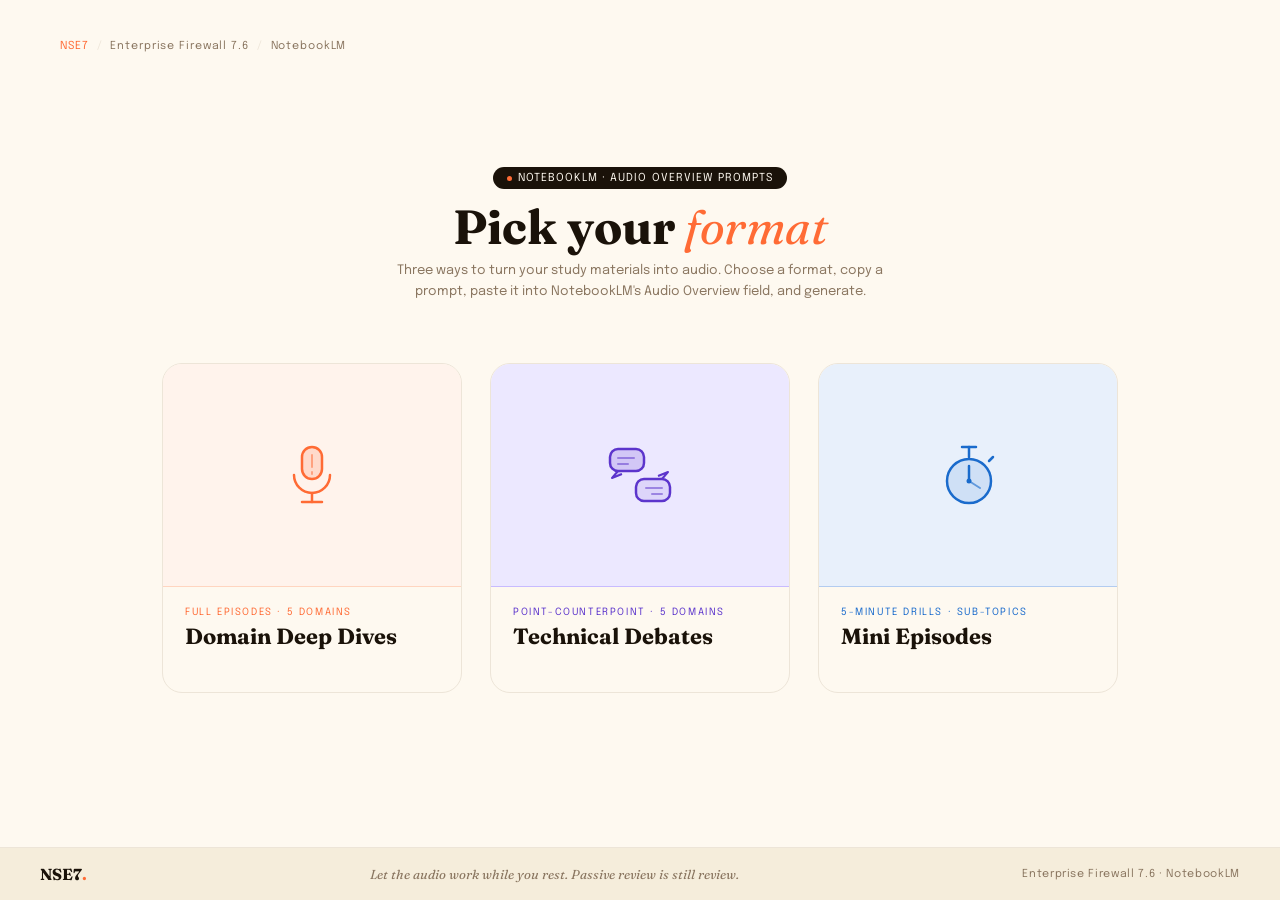
<file: pages/enterprise-firewall-notebooklm-hub.html>
<!DOCTYPE html>
<html lang="en">
<head><script>if(sessionStorage.getItem('pt')){document.documentElement.classList.add('pt-init')}</script>
<meta charset="UTF-8">
<meta name="viewport" content="width=device-width, initial-scale=1.0">
<title>Enterprise Firewall 7.6 — NotebookLM</title>
<link href="https://fonts.googleapis.com/css2?family=Fraunces:ital,wght@0,600;0,700;1,400&family=Epilogue:wght@300;400;500;600&display=swap" rel="stylesheet">
<link rel="stylesheet" href="../assets/template.css">
<style>
  body {
    min-height: 100vh;
    display: flex;
    flex-direction: column;
    align-items: center;
    justify-content: center;
    background: var(--cream);
    padding: 40px 20px 80px;
  }

  .breadcrumb-wrap {
    position: absolute;
    top: 40px;
    left: 60px;
  }

  .page-title {
    text-align: center;
    margin-bottom: 48px;
  }
  .page-title .day-badge { display: inline-flex; margin-bottom: 14px; }
  .page-title h1 { font-size: 48px; }
  .page-title p {
    font-size: 13px;
    color: var(--ink-muted);
    margin-top: 10px;
    line-height: 1.6;
    max-width: 520px;
    margin-left: auto;
    margin-right: auto;
  }

  .card-row {
    display: flex;
    gap: 28px;
    flex-wrap: wrap;
    justify-content: center;
  }

  .hub-card {
    width: 300px;
    background: var(--cream);
    border: 1px solid var(--border);
    border-radius: 20px;
    overflow: hidden;
    text-decoration: none;
    display: flex;
    flex-direction: column;
    position: relative;
    transition: transform 0.5s cubic-bezier(0.34, 1.56, 0.64, 1),
                box-shadow 0.4s ease,
                border-color 0.3s ease;
  }

  /* shine sweep on hover */
  .hub-card::before {
    content: '';
    position: absolute;
    top: 0; left: -80%;
    width: 50%; height: 100%;
    background: linear-gradient(to right, transparent, rgba(255,255,255,0.22) 50%, transparent);
    transform: skewX(-15deg);
    pointer-events: none;
    z-index: 2;
  }
  .hub-card:hover::before { animation: card-shine 0.55s ease forwards; }
  @keyframes card-shine { to { left: 160%; } }

  /* per-card lift + colored glow + slight tilt */
  .hub-card.type-deep:hover {
    transform: translateY(-22px) scale(1.05) rotate(-1.5deg);
    box-shadow: 0 32px 64px rgba(255,107,53,0.32), 0 0 0 2px var(--orange-border);
    border-color: var(--orange-border);
  }
  .hub-card.type-debate:hover {
    transform: translateY(-22px) scale(1.05) rotate(2deg);
    box-shadow: 0 32px 64px rgba(92,53,204,0.32), 0 0 0 2px var(--purple-border);
    border-color: var(--purple-border);
  }
  .hub-card.type-mini:hover {
    transform: translateY(-22px) scale(1.05) rotate(-2deg);
    box-shadow: 0 32px 64px rgba(26,107,204,0.32), 0 0 0 2px var(--blue-border);
    border-color: var(--blue-border);
  }

  /* image area intensifies */
  .hub-card .card-img { transition: background 0.3s ease; }
  .hub-card.type-deep:hover  .card-img { background: #ffd4b8; }
  .hub-card.type-debate:hover .card-img { background: #d2c8f7; }
  .hub-card.type-mini:hover   .card-img { background: #b8d5f5; }

  /* arrow nudge */
  .hub-card:hover .card-arrow svg {
    animation: arrow-nudge 0.35s cubic-bezier(0.34, 1.56, 0.64, 1) 0.1s both;
  }
  @keyframes arrow-nudge {
    to { transform: translateX(5px); }
  }

  /* ── MIC ANIMATION ── */
  .mic-group { transform-origin: 36px 40px; }
  .hub-card.type-deep:hover .mic-group {
    animation: mic-rock 0.65s cubic-bezier(0.34, 1.56, 0.64, 1) forwards;
  }
  @keyframes mic-rock {
    0%   { transform: rotate(0deg)   scale(1); }
    22%  { transform: rotate(-20deg) scale(1.12); }
    48%  { transform: rotate(13deg)  scale(1.10); }
    70%  { transform: rotate(-6deg)  scale(1.11); }
    100% { transform: rotate(0deg)   scale(1.1); }
  }

  /* ── BUBBLE ANIMATION ── */
  .hub-card.type-debate:hover .bubble-a {
    animation: bubble-drift-a 0.55s cubic-bezier(0.34, 1.56, 0.64, 1) forwards;
  }
  .hub-card.type-debate:hover .bubble-b {
    animation: bubble-drift-b 0.55s cubic-bezier(0.34, 1.56, 0.64, 1) 0.06s forwards;
  }
  @keyframes bubble-drift-a {
    to { transform: translate(-6px, -6px) rotate(-5deg); }
  }
  @keyframes bubble-drift-b {
    to { transform: translate(6px, 6px) rotate(5deg); }
  }

  /* ── WATCH HAND ANIMATION ── */
  .watch-hands { transform-origin: 37px 42px; }
  .hub-card.type-mini:hover .watch-hands {
    animation: hand-spin 0.6s cubic-bezier(0.4, 0, 0.2, 1) forwards;
  }
  @keyframes hand-spin {
    0%   { transform: rotate(0deg); }
    60%  { transform: rotate(390deg); }
    80%  { transform: rotate(355deg); }
    100% { transform: rotate(360deg); }
  }

  .card-img {
    width: 100%;
    aspect-ratio: 4 / 3;
    background: var(--cream-dark);
    border-bottom: 1px solid var(--border);
    display: flex;
    align-items: center;
    justify-content: center;
    position: relative;
  }
  .card-img svg { width: 72px; height: 72px; }
  .hub-card.type-deep .card-img { background: var(--orange-light); border-color: var(--orange-border); }
  .hub-card.type-debate .card-img { background: var(--purple-light); border-color: var(--purple-border); }
  .hub-card.type-mini .card-img { background: var(--blue-light); border-color: var(--blue-border); }

  .card-body {
    padding: 20px 22px 24px;
    flex: 1;
    display: flex;
    flex-direction: column;
    gap: 6px;
  }
  .card-label {
    font-size: 10px;
    letter-spacing: 0.16em;
    color: var(--ink-muted);
  }
  .hub-card.type-deep .card-label { color: var(--orange); }
  .hub-card.type-debate .card-label { color: var(--purple); }
  .hub-card.type-mini .card-label { color: var(--blue); }

  .card-name {
    font-family: 'Fraunces', serif;
    font-size: 22px;
    font-weight: 700;
    color: var(--ink);
    line-height: 1.2;
  }
  .card-desc {
    font-size: 12px;
    color: var(--ink-muted);
    line-height: 1.65;
    max-height: 0;
    overflow: hidden;
    opacity: 0;
    margin-top: 0;
    transition: max-height 0.35s ease, opacity 0.25s ease, margin-top 0.3s ease;
  }
  .hub-card:hover .card-desc {
    max-height: 120px;
    opacity: 1;
    margin-top: 4px;
  }
  .card-meta {
    display: flex;
    gap: 6px;
    flex-wrap: wrap;
    max-height: 0;
    overflow: hidden;
    opacity: 0;
    margin-top: 0;
    transition: max-height 0.3s ease, opacity 0.25s ease, margin-top 0.3s ease;
  }
  .hub-card:hover .card-meta {
    max-height: 60px;
    opacity: 1;
    margin-top: 8px;
  }
  .card-pill {
    font-size: 10px;
    padding: 2px 9px;
    border-radius: 20px;
    letter-spacing: 0.06em;
    border: 1px solid var(--border);
    color: var(--ink-muted);
    background: var(--cream-dark);
  }
  .card-arrow {
    display: inline-flex;
    align-items: center;
    gap: 6px;
    font-size: 11px;
    font-weight: 600;
    letter-spacing: 0.08em;
    max-height: 0;
    overflow: hidden;
    opacity: 0;
    margin-top: 0;
    transition: max-height 0.3s ease, opacity 0.25s ease, margin-top 0.3s ease;
  }
  .hub-card:hover .card-arrow {
    max-height: 40px;
    opacity: 1;
    margin-top: 8px;
  }
  .hub-card.type-deep .card-arrow { color: var(--orange); }
  .hub-card.type-debate .card-arrow { color: var(--purple); }
  .hub-card.type-mini .card-arrow { color: var(--blue); }
</style>
</head>
<body>

<div class="breadcrumb-wrap">
  <div class="breadcrumb">
    <a href="../index.html">NSE7</a>
    <span class="breadcrumb-sep">/</span>
    <span>Enterprise Firewall 7.6</span>
    <span class="breadcrumb-sep">/</span>
    <span>NotebookLM</span>
  </div>
</div>

<div class="page-title">
  <div class="day-badge">
    <span class="day-badge-dot"></span>
    NOTEBOOKLM · AUDIO OVERVIEW PROMPTS
  </div>
  <h1>Pick your <em>format</em></h1>
  <p>Three ways to turn your study materials into audio. Choose a format, copy a prompt, paste it into NotebookLM's Audio Overview field, and generate.</p>
</div>

<div class="card-row">

  <!-- Deep Dives -->
  <a class="hub-card type-deep" href="enterprise-firewall-notebooklm.html">
    <div class="card-img">
      <!-- microphone -->
      <svg viewBox="0 0 72 72" fill="none" xmlns="http://www.w3.org/2000/svg">
        <g class="mic-group">
          <rect x="26" y="8" width="20" height="32" rx="10" fill="var(--orange)" fill-opacity="0.18" stroke="var(--orange)" stroke-width="2.5"/>
          <line x1="36" y1="16" x2="36" y2="28" stroke="var(--orange)" stroke-width="2" stroke-linecap="round" opacity="0.5"/>
          <line x1="36" y1="33" x2="36" y2="35" stroke="var(--orange)" stroke-width="2" stroke-linecap="round" opacity="0.5"/>
          <path d="M18 36c0 9.9 8.1 18 18 18s18-8.1 18-18" stroke="var(--orange)" stroke-width="2.5" stroke-linecap="round"/>
          <line x1="36" y1="54" x2="36" y2="63" stroke="var(--orange)" stroke-width="2.5" stroke-linecap="round"/>
          <line x1="26" y1="63" x2="46" y2="63" stroke="var(--orange)" stroke-width="2.5" stroke-linecap="round"/>
        </g>
      </svg>
    </div>
    <div class="card-body">
      <div class="card-label">FULL EPISODES · 5 DOMAINS</div>
      <div class="card-name">Domain Deep Dives</div>
      <div class="card-desc">Story-driven, scenario-based prompts that cover an entire exam domain in one go — architects, outages, real deployments.</div>
      <div class="card-meta">
        <span class="card-pill">11 prompts</span>
        <span class="card-pill">Long form</span>
        <span class="card-pill">All domains</span>
      </div>
      <div class="card-arrow">
        Open Deep Dives
        <svg width="14" height="14" viewBox="0 0 14 14" fill="none" stroke="currentColor" stroke-width="2" stroke-linecap="round" stroke-linejoin="round"><path d="M3 7h8M7 3l4 4-4 4"/></svg>
      </div>
    </div>
  </a>

  <!-- Debates -->
  <a class="hub-card type-debate" href="enterprise-firewall-notebooklm-debates.html">
    <div class="card-img">
      <!-- two speech bubbles facing each other -->
      <svg viewBox="0 0 72 72" fill="none" xmlns="http://www.w3.org/2000/svg">
        <g class="bubble-a">
          <rect x="6" y="10" width="34" height="22" rx="8" fill="var(--purple)" fill-opacity="0.18" stroke="var(--purple)" stroke-width="2.5"/>
          <path d="M14 32l-6 7 10-4" fill="var(--purple)" fill-opacity="0.18" stroke="var(--purple)" stroke-width="2" stroke-linejoin="round"/>
          <line x1="14" y1="19" x2="30" y2="19" stroke="var(--purple)" stroke-width="2" stroke-linecap="round" opacity="0.5"/>
          <line x1="14" y1="25" x2="24" y2="25" stroke="var(--purple)" stroke-width="2" stroke-linecap="round" opacity="0.5"/>
        </g>
        <g class="bubble-b">
          <rect x="32" y="40" width="34" height="22" rx="8" fill="var(--purple)" fill-opacity="0.10" stroke="var(--purple)" stroke-width="2.5"/>
          <path d="M58 40l6-7-10 4" fill="var(--purple)" fill-opacity="0.10" stroke="var(--purple)" stroke-width="2" stroke-linejoin="round"/>
          <line x1="42" y1="49" x2="58" y2="49" stroke="var(--purple)" stroke-width="2" stroke-linecap="round" opacity="0.5"/>
          <line x1="48" y1="55" x2="58" y2="55" stroke="var(--purple)" stroke-width="2" stroke-linecap="round" opacity="0.5"/>
        </g>
      </svg>
    </div>
    <div class="card-body">
      <div class="card-label">POINT-COUNTERPOINT · 5 DOMAINS</div>
      <div class="card-name">Technical Debates</div>
      <div class="card-desc">Hosts take opposing sides on the real design choices — A/A vs A/P, full SSL inspection vs not, ADVPN vs hub-spoke.</div>
      <div class="card-meta">
        <span class="card-pill">8 debates</span>
        <span class="card-pill">Two sides</span>
        <span class="card-pill">Exam traps</span>
      </div>
      <div class="card-arrow">
        Open Debates
        <svg width="14" height="14" viewBox="0 0 14 14" fill="none" stroke="currentColor" stroke-width="2" stroke-linecap="round" stroke-linejoin="round"><path d="M3 7h8M7 3l4 4-4 4"/></svg>
      </div>
    </div>
  </a>

  <!-- Mini Episodes -->
  <a class="hub-card type-mini" href="enterprise-firewall-notebooklm-mini.html">
    <div class="card-img">
      <!-- stopwatch / timer -->
      <svg viewBox="0 0 72 72" fill="none" xmlns="http://www.w3.org/2000/svg">
        <circle cx="37" cy="42" r="22" fill="var(--blue)" fill-opacity="0.12" stroke="var(--blue)" stroke-width="2.5"/>
        <circle cx="37" cy="42" r="2.5" fill="var(--blue)"/>
        <g class="watch-hands">
          <line x1="37" y1="42" x2="37" y2="27" stroke="var(--blue)" stroke-width="2.5" stroke-linecap="round"/>
          <line x1="37" y1="42" x2="48" y2="49" stroke="var(--blue)" stroke-width="2" stroke-linecap="round" opacity="0.6"/>
        </g>
        <line x1="30" y1="8" x2="44" y2="8" stroke="var(--blue)" stroke-width="2.5" stroke-linecap="round"/>
        <line x1="37" y1="8" x2="37" y2="18" stroke="var(--blue)" stroke-width="2.5" stroke-linecap="round"/>
        <line x1="57" y1="22" x2="61" y2="18" stroke="var(--blue)" stroke-width="2.5" stroke-linecap="round"/>
      </svg>
    </div>
    <div class="card-body">
      <div class="card-label">5-MINUTE DRILLS · SUB-TOPICS</div>
      <div class="card-name">Mini Episodes</div>
      <div class="card-desc">Tight, focused prompts on single concepts — the HA election algorithm, TLS handshake, OSPF area types, DPD modes.</div>
      <div class="card-meta">
        <span class="card-pill">12 prompts</span>
        <span class="card-pill">5 min each</span>
        <span class="card-pill">Exam traps</span>
      </div>
      <div class="card-arrow">
        Open Mini Episodes
        <svg width="14" height="14" viewBox="0 0 14 14" fill="none" stroke="currentColor" stroke-width="2" stroke-linecap="round" stroke-linejoin="round"><path d="M3 7h8M7 3l4 4-4 4"/></svg>
      </div>
    </div>
  </a>

</div>

<footer style="position:fixed;bottom:0;left:0;right:0;padding:16px 40px;border-top:1px solid var(--border);background:var(--cream-dark);display:flex;justify-content:space-between;align-items:center;">
  <div class="footer-left">NSE7<span style="color:var(--orange)">.</span></div>
  <span style="font-family:'Fraunces',serif;font-size:13px;font-style:italic;color:var(--ink-muted);">Let the audio work while you rest. Passive review is still review.</span>
  <div class="footer-right" style="font-size:11px;color:var(--ink-muted);letter-spacing:0.06em;">Enterprise Firewall 7.6 · NotebookLM</div>
</footer>

<script src="../assets/transitions.js"></script>
</body>
</html>
</file>
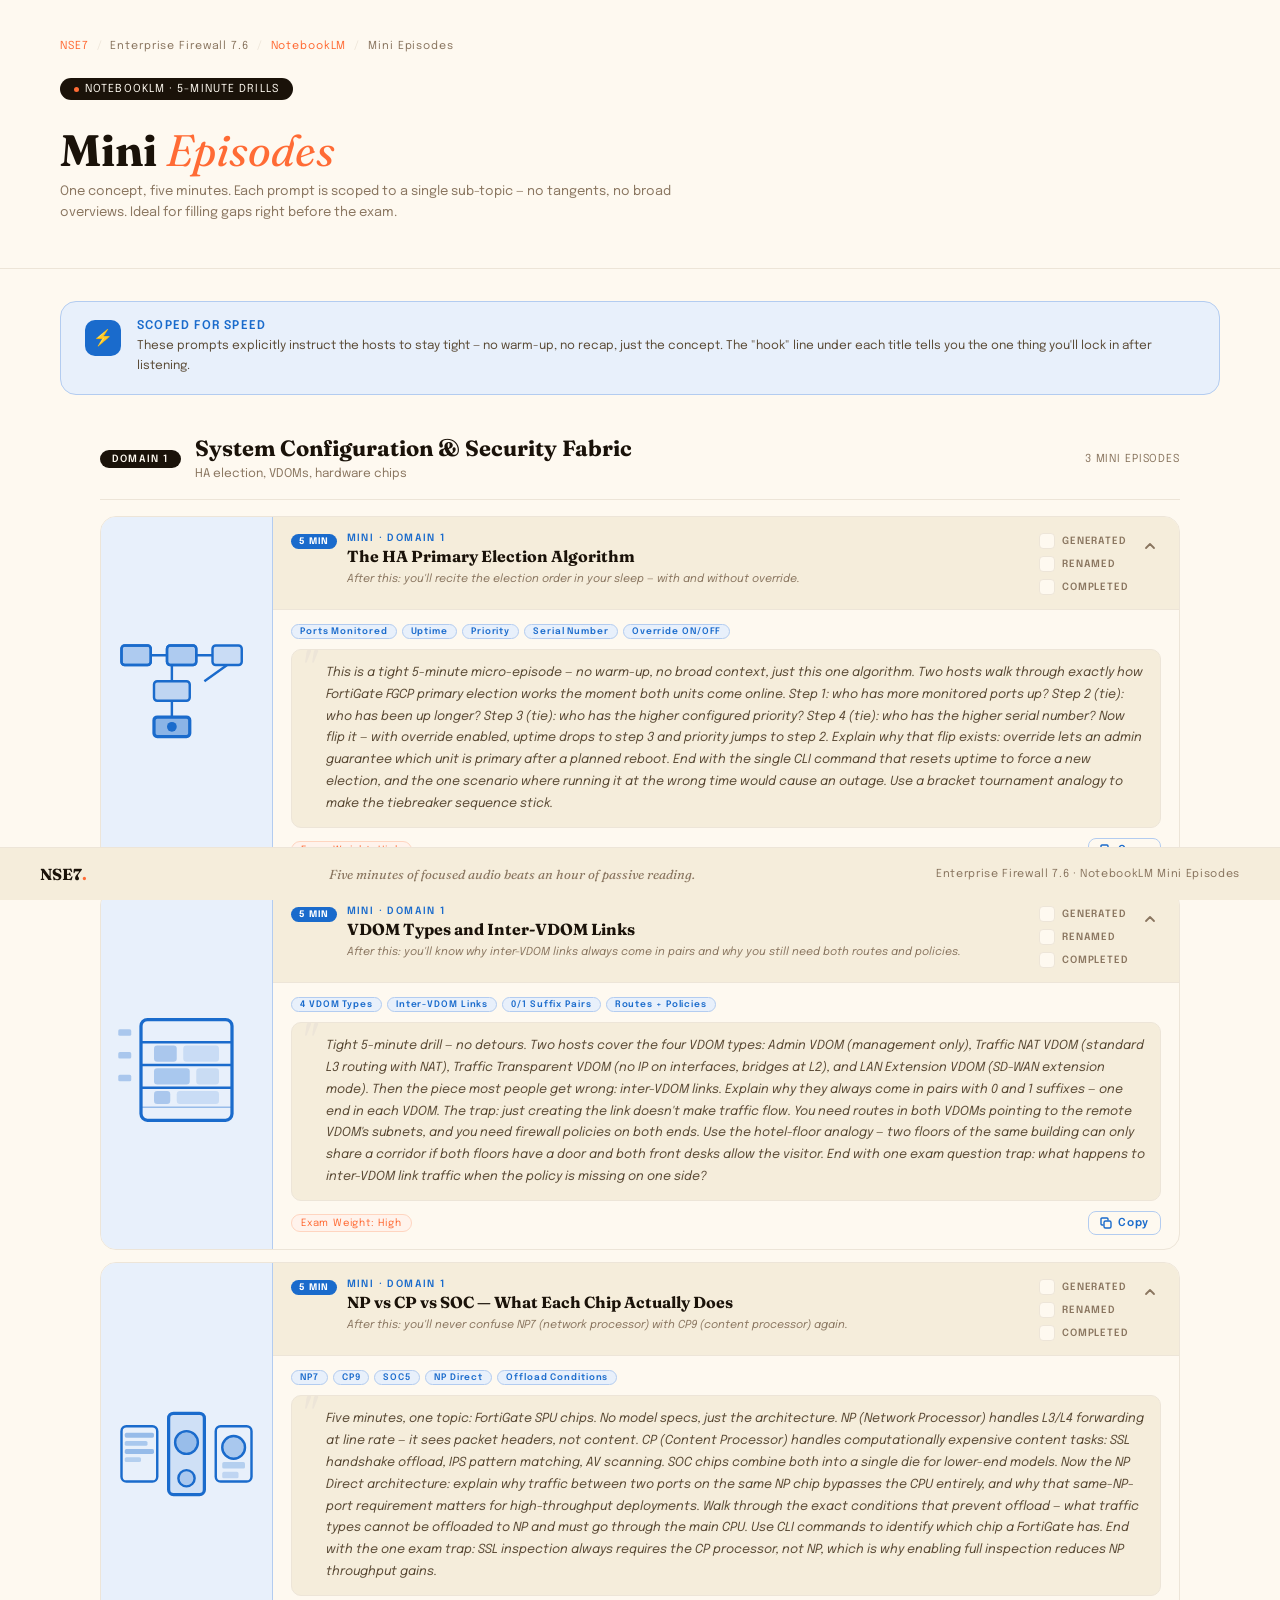
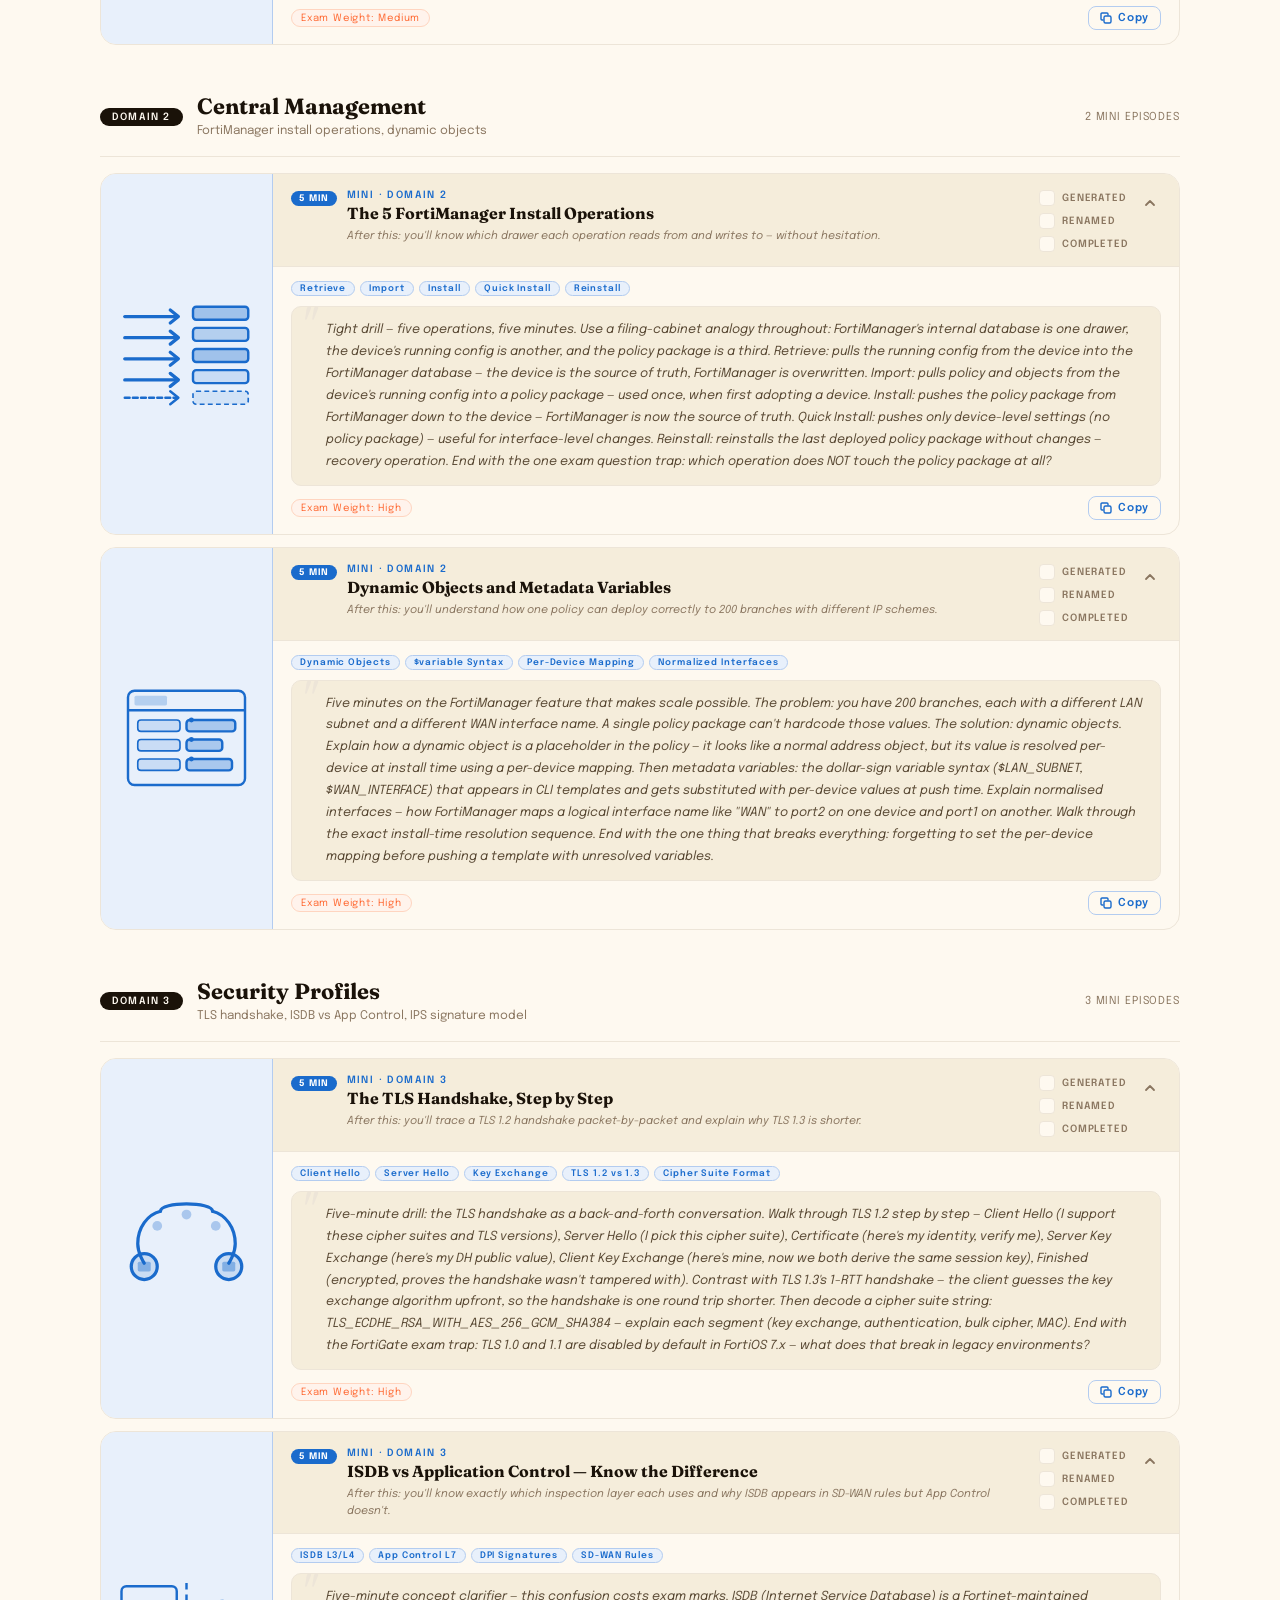
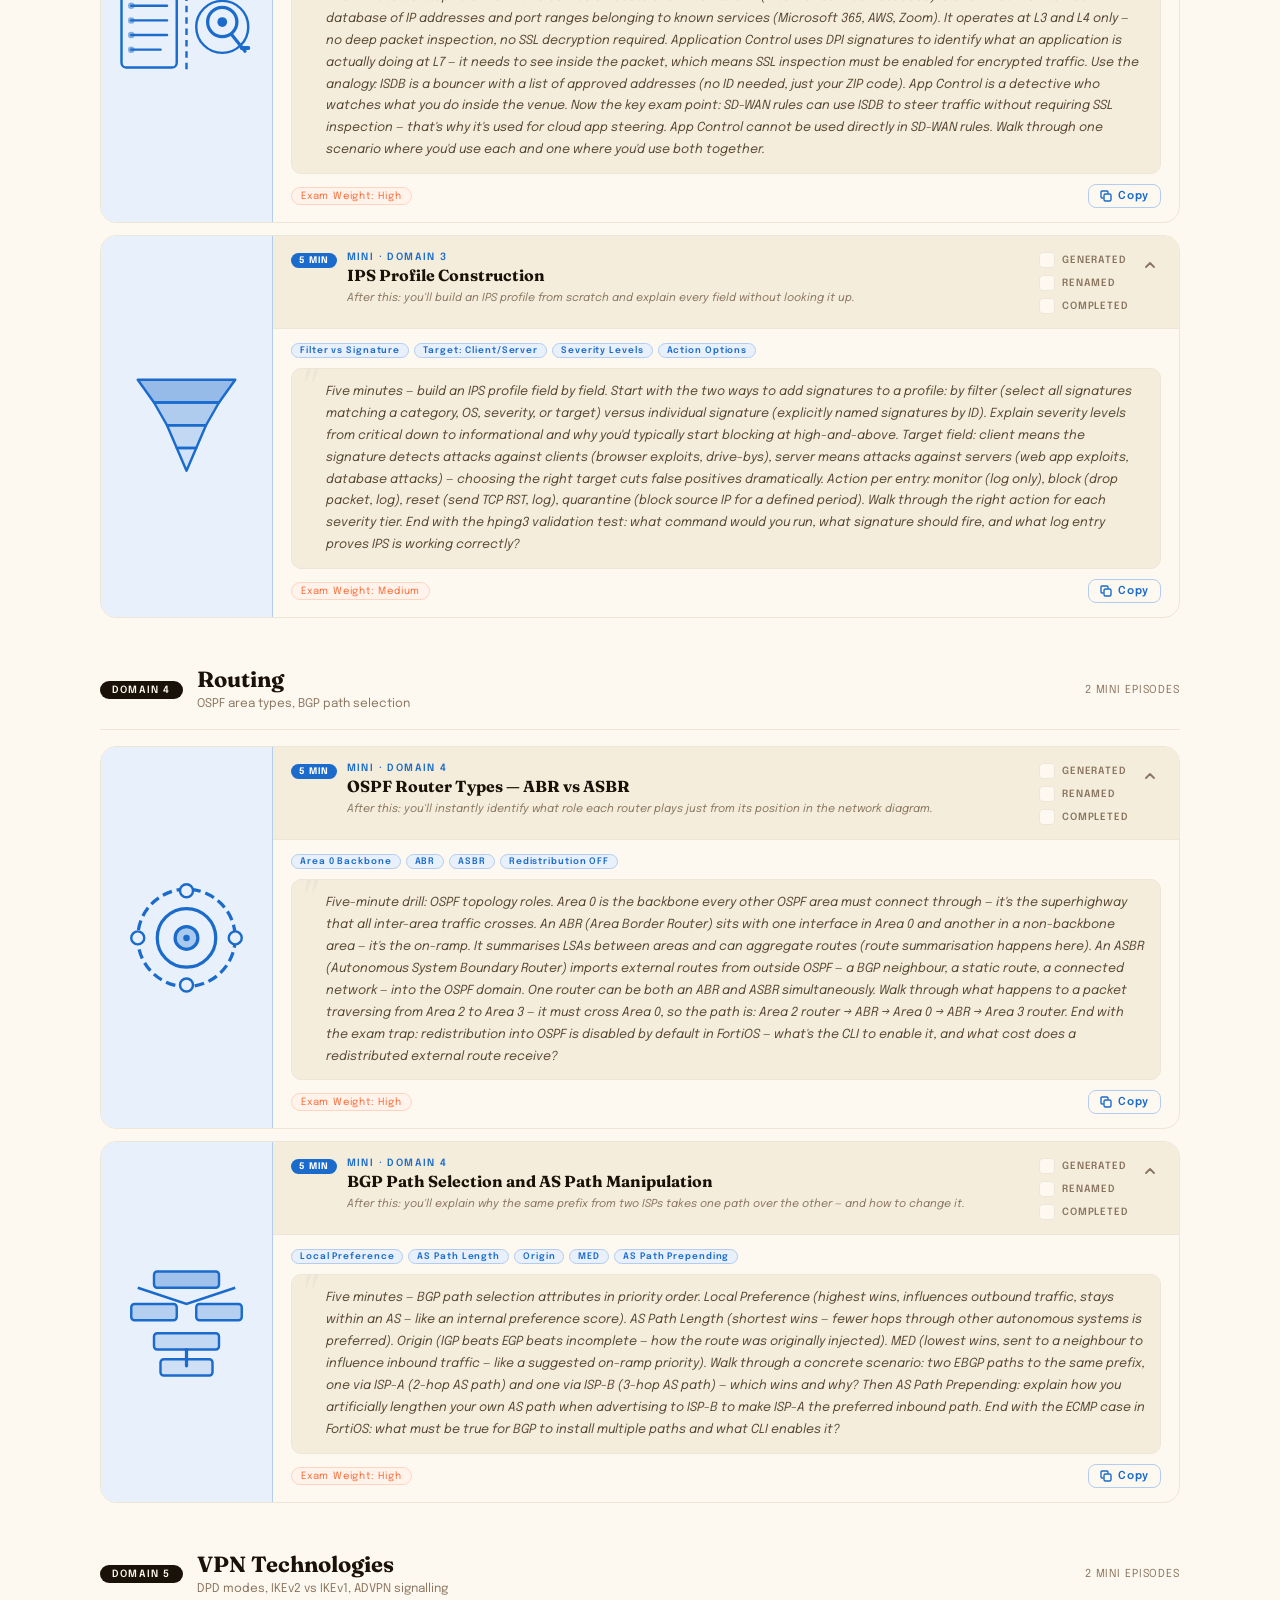
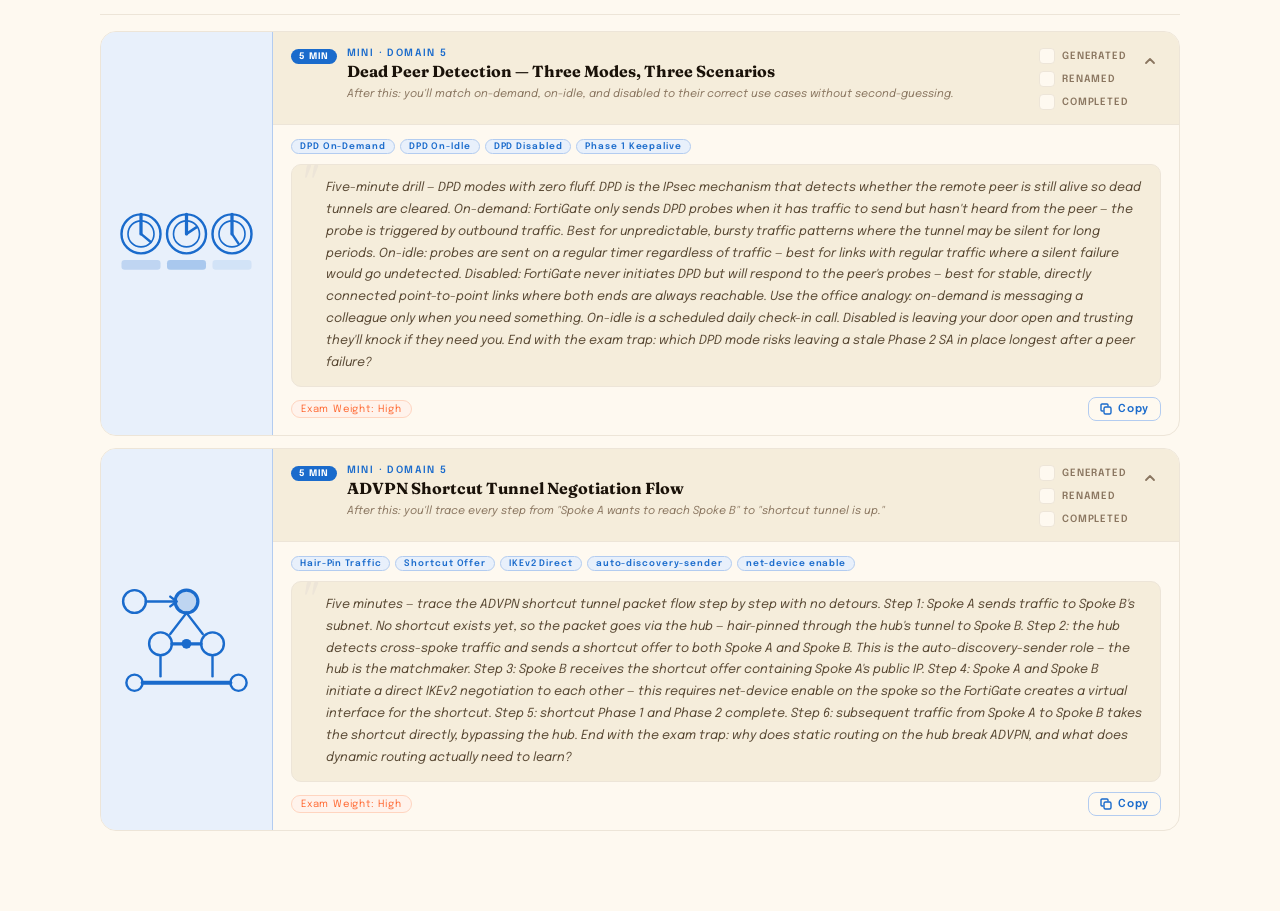
<file: pages/enterprise-firewall-notebooklm-mini.html>
<!DOCTYPE html>
<html lang="en">
<head><script>if(sessionStorage.getItem('pt')){document.documentElement.classList.add('pt-init')}</script>
<meta charset="UTF-8">
<meta name="viewport" content="width=device-width, initial-scale=1.0">
<title>Enterprise Firewall 7.6 — NotebookLM Mini Episodes</title>
<link href="https://fonts.googleapis.com/css2?family=Fraunces:ital,wght@0,600;0,700;1,400&family=Epilogue:wght@300;400;500;600&display=swap" rel="stylesheet">
<link rel="stylesheet" href="../assets/template.css">
<style>
  body { background: var(--cream); }

  .nlm-header {
    padding: 40px 60px 32px;
    border-bottom: 1px solid var(--border);
    background: var(--cream);
  }
  .nlm-header h1 { margin-top: 14px; }
  .nlm-header-meta {
    font-size: 13px; color: var(--ink-muted);
    margin-top: 10px; line-height: 1.6; max-width: 620px;
  }

  .how-to-banner {
    margin: 32px 60px 0;
    background: var(--blue-light);
    border: 1px solid var(--blue-border);
    border-radius: 16px;
    padding: 18px 24px;
    display: flex; gap: 16px; align-items: flex-start;
  }
  .how-to-icon {
    width: 36px; height: 36px; background: var(--blue);
    border-radius: 10px; display: flex; align-items: center;
    justify-content: center; flex-shrink: 0; color: white; font-size: 16px;
  }
  .how-to-body { flex: 1; }
  .how-to-title { font-size: 12px; font-weight: 600; letter-spacing: 0.1em; color: var(--blue); margin-bottom: 4px; }
  .how-to-text { font-size: 12px; color: var(--ink-soft); line-height: 1.7; }

  .nlm-body {
    padding: 40px 60px 80px;
    max-width: 1200px; margin: 0 auto;
    display: flex; flex-direction: column; gap: 48px;
  }

  .domain-block { display: flex; flex-direction: column; gap: 16px; }
  .domain-label-row {
    display: flex; align-items: center; gap: 14px;
    padding-bottom: 16px; border-bottom: 1px solid var(--border);
  }
  .domain-num-badge {
    background: var(--ink); color: var(--cream);
    font-size: 10px; font-weight: 600; letter-spacing: 0.12em;
    padding: 4px 12px; border-radius: 20px; flex-shrink: 0;
  }
  .domain-label-text { flex: 1; }
  .domain-label-name { font-family: 'Fraunces', serif; font-size: 22px; font-weight: 700; color: var(--ink); line-height: 1.2; }
  .domain-label-desc { font-size: 12px; color: var(--ink-muted); margin-top: 3px; line-height: 1.5; }
  .domain-prompt-count { font-size: 11px; color: var(--ink-muted); letter-spacing: 0.08em; flex-shrink: 0; }

  .prompts-grid {
    display: flex;
    flex-direction: column;
    gap: 12px;
  }

  .prompt-card {
    background: var(--cream); border: 1px solid var(--border);
    border-radius: 16px; overflow: hidden;
    display: flex; flex-direction: row; align-items: stretch;
    transition: box-shadow 0.2s ease;
  }

  /* ── IMAGE PLACEHOLDER ── */
  .card-image {
    width: 172px; flex-shrink: 0;
    border-right: 1px solid var(--blue-border);
    background: var(--blue-light);
    display: flex; flex-direction: column;
    align-items: center; justify-content: center;
    gap: 10px; padding: 18px 14px; text-align: center;
  }
  .card-image svg { max-width: 100%; height: auto; }
  .card-content { flex: 1; min-width: 0; display: flex; flex-direction: column; }
  .prompt-card:hover { box-shadow: 0 8px 28px rgba(26,18,9,0.09); }

  .prompt-card-head {
    padding: 16px 18px 14px;
    background: var(--cream-dark);
    display: flex; align-items: flex-start; gap: 10px;
    cursor: pointer; user-select: none;
  }
  .prompt-card.expanded .prompt-card-head { border-bottom: 1px solid var(--border); }

  .duration-badge {
    background: var(--blue); color: white;
    font-size: 9px; font-weight: 700; letter-spacing: 0.1em;
    padding: 3px 8px; border-radius: 20px; flex-shrink: 0; margin-top: 1px;
    white-space: nowrap;
  }
  .prompt-head-text { flex: 1; min-width: 0; }
  .prompt-episode { font-size: 10px; font-weight: 600; letter-spacing: 0.14em; color: var(--blue); margin-bottom: 3px; }
  .prompt-title { font-family: 'Fraunces', serif; font-size: 16px; font-weight: 700; color: var(--ink); line-height: 1.25; }
  .prompt-hook {
    font-size: 11px; color: var(--ink-muted); margin-top: 5px; line-height: 1.5; font-style: italic;
  }
  .prompt-chevron {
    width: 22px; height: 22px; display: flex; align-items: center; justify-content: center;
    flex-shrink: 0; color: var(--ink-muted); margin-top: 2px; transition: transform 0.25s ease;
  }
  .prompt-card.expanded .prompt-chevron { transform: rotate(180deg); }

  .prompt-body {
    display: grid; grid-template-rows: 0fr;
    transition: grid-template-rows 0.3s ease;
  }
  .prompt-card.expanded .prompt-body { grid-template-rows: 1fr; }
  .prompt-body-inner {
    overflow: hidden; padding: 0 18px;
    display: flex; flex-direction: column; gap: 10px;
  }
  .prompt-card.expanded .prompt-body-inner { padding: 14px 18px; }

  .key-concepts {
    display: flex; gap: 5px; flex-wrap: wrap;
  }
  .concept-pill {
    font-size: 9px; font-weight: 600; letter-spacing: 0.1em;
    padding: 2px 8px; border-radius: 20px;
    background: var(--blue-light); border: 1px solid var(--blue-border); color: var(--blue);
  }

  .prompt-text {
    font-size: 12.5px; color: var(--ink-soft); line-height: 1.75;
    background: var(--cream-dark); border: 1px solid var(--border);
    border-radius: 10px; padding: 12px 14px 12px 34px; font-style: italic;
    position: relative;
  }
  .prompt-text::before {
    content: '"'; font-family: 'Fraunces', serif; font-size: 42px;
    color: var(--border); position: absolute; top: -4px; left: 8px; line-height: 1;
  }

  .prompt-footer {
    display: flex; align-items: center; justify-content: space-between; flex-wrap: wrap; gap: 8px;
  }
  .exam-tag {
    font-size: 10px; letter-spacing: 0.08em; padding: 3px 9px;
    border-radius: 20px; background: var(--orange-light);
    border: 1px solid var(--orange-border); color: var(--orange);
  }
  .copy-btn {
    display: inline-flex; align-items: center; gap: 6px;
    font-size: 11px; font-weight: 600; letter-spacing: 0.06em;
    color: var(--blue); background: none; border: 1px solid var(--blue-border);
    border-radius: 8px; padding: 5px 11px; cursor: pointer;
    transition: background 0.15s ease; flex-shrink: 0;
  }
  .copy-btn:hover { background: var(--blue-light); }
  .copy-btn.copied { background: var(--green-light); border-color: var(--green-border); color: var(--green); }

  /* ── CHECKBOXES ── */
  .check-group { display: flex; flex-direction: column; gap: 7px; flex-shrink: 0; }
  .check-wrap { display: flex; align-items: center; gap: 7px; cursor: pointer; user-select: none; }
  .check-wrap input[type="checkbox"] { display: none; }
  .check-box {
    width: 16px; height: 16px;
    border: 1.5px solid var(--border); border-radius: 4px;
    background: var(--cream);
    display: flex; align-items: center; justify-content: center; flex-shrink: 0;
    transition: background 0.18s ease, border-color 0.18s ease, transform 0.15s ease;
  }
  .check-wrap:hover .check-box { transform: scale(1.1); }
  .check-label { font-size: 10px; font-weight: 600; letter-spacing: 0.09em; color: var(--ink-muted); text-transform: uppercase; transition: color 0.15s ease; }
  .check-wrap:hover .check-box--green { border-color: var(--green); }
  .generated-check:checked + .check-box--green { background: var(--green); border-color: var(--green); }
  .generated-check:checked + .check-box--green::after { content: ''; display: block; width: 3px; height: 7px; border: 1.5px solid white; border-top: none; border-left: none; transform: rotate(45deg) translate(0,-1px); }
  .generated-check:checked ~ .check-label { color: var(--green); }
  .check-wrap:hover .check-box--blue { border-color: var(--blue); }
  .completed-check:checked + .check-box--blue { background: var(--blue); border-color: var(--blue); }
  .completed-check:checked + .check-box--blue::after { content: ''; display: block; width: 3px; height: 7px; border: 1.5px solid white; border-top: none; border-left: none; transform: rotate(45deg) translate(0,-1px); }
  .completed-check:checked ~ .check-label { color: var(--blue); }
  .check-wrap:hover .check-box--amber { border-color: #a07c00; }
  .renamed-check:checked + .check-box--amber { background: #a07c00; border-color: #a07c00; }
  .renamed-check:checked + .check-box--amber::after { content: ''; display: block; width: 3px; height: 7px; border: 1.5px solid white; border-top: none; border-left: none; transform: rotate(45deg) translate(0,-1px); }
  .renamed-check:checked ~ .check-label { color: #a07c00; }
  .prompt-card.generated .prompt-card-head { background: var(--green-light); }
  .prompt-card.generated.expanded .prompt-card-head { border-bottom-color: var(--green-border); }
  .prompt-card.generated .prompt-episode { color: var(--green); }
  .prompt-card.generated .prompt-episode::before { content: '✓  '; font-weight: 700; }
  .prompt-card.completed .prompt-card-head { background: var(--blue-light); }
  .prompt-card.completed.expanded .prompt-card-head { border-bottom-color: var(--blue-border); }
  .prompt-card.completed .prompt-episode { color: var(--blue); }
  .prompt-card.completed .prompt-episode::before { content: '✓  '; font-weight: 700; }
  .prompt-card.generated.completed .prompt-card-head { background: var(--blue-light); }
  .prompt-card.generated.completed .prompt-episode { color: var(--blue); }

  @media (max-width: 900px) {
    .nlm-header { padding: 24px 20px; }
    .how-to-banner { margin: 20px 20px 0; }
    .nlm-body { padding: 28px 20px 60px; }
    .prompt-card { flex-direction: column; }
    .card-image { width: 100%; border-right: none; border-bottom: 1px solid var(--blue-border); flex-direction: row; justify-content: flex-start; padding: 12px 16px; gap: 12px; }
    .card-image-text { text-align: left; }
  }
</style>
</head>
<body>

<div class="nlm-header">
  <div class="breadcrumb">
    <a href="../index.html">NSE7</a>
    <span class="breadcrumb-sep">/</span>
    <span>Enterprise Firewall 7.6</span>
    <span class="breadcrumb-sep">/</span>
    <a href="enterprise-firewall-notebooklm-hub.html">NotebookLM</a>
    <span class="breadcrumb-sep">/</span>
    <span>Mini Episodes</span>
  </div>
  <div class="day-badge" style="margin-top:14px;">
    <span class="day-badge-dot"></span>
    NOTEBOOKLM · 5-MINUTE DRILLS
  </div>
  <h1>Mini <em>Episodes</em></h1>
  <p class="nlm-header-meta">One concept, five minutes. Each prompt is scoped to a single sub-topic — no tangents, no broad overviews. Ideal for filling gaps right before the exam.</p>
</div>

<div class="how-to-banner">
  <div class="how-to-icon">⚡</div>
  <div class="how-to-body">
    <div class="how-to-title">SCOPED FOR SPEED</div>
    <div class="how-to-text">These prompts explicitly instruct the hosts to stay tight — no warm-up, no recap, just the concept. The "hook" line under each title tells you the one thing you'll lock in after listening.</div>
  </div>
</div>

<div class="nlm-body">

  <!-- DOMAIN 1 -->
  <div class="domain-block">
    <div class="domain-label-row">
      <div class="domain-num-badge">DOMAIN 1</div>
      <div class="domain-label-text">
        <div class="domain-label-name">System Configuration &amp; Security Fabric</div>
        <div class="domain-label-desc">HA election, VDOMs, hardware chips</div>
      </div>
      <div class="domain-prompt-count">3 MINI EPISODES</div>
    </div>
    <div class="prompts-grid">

      <div class="prompt-card">
        <div class="prompt-card-head" onclick="togglePrompt(this.closest('.prompt-card'))">
          <div class="duration-badge">5 MIN</div>
          <div class="prompt-head-text">
            <div class="prompt-episode">MINI · DOMAIN 1</div>
            <div class="prompt-title">The HA Primary Election Algorithm</div>
            <div class="prompt-hook">After this: you'll recite the election order in your sleep — with and without override.</div>
          </div>
          <div class="check-group" onclick="event.stopPropagation()">
            <label class="check-wrap"><input type="checkbox" class="generated-check" onchange="toggleGenerated(this)"><span class="check-box check-box--green"></span><span class="check-label">Generated</span></label>
            <label class="check-wrap"><input type="checkbox" class="renamed-check" onchange="toggleRenamed(this)"><span class="check-box check-box--amber"></span><span class="check-label">Renamed</span></label>
            <label class="check-wrap"><input type="checkbox" class="completed-check" onchange="toggleCompleted(this)"><span class="check-box check-box--blue"></span><span class="check-label">Completed</span></label>
          </div>
          <div class="prompt-chevron"><svg width="12" height="12" viewBox="0 0 12 12" fill="none"><path d="M2 4l4 4 4-4" stroke="currentColor" stroke-width="1.8" stroke-linecap="round" stroke-linejoin="round"/></svg></div>
        </div>
        <div class="prompt-body"><div class="prompt-body-inner">
          <div class="key-concepts">
            <span class="concept-pill">Ports Monitored</span>
            <span class="concept-pill">Uptime</span>
            <span class="concept-pill">Priority</span>
            <span class="concept-pill">Serial Number</span>
            <span class="concept-pill">Override ON/OFF</span>
          </div>
          <div class="prompt-text" id="mini-d1a">This is a tight 5-minute micro-episode — no warm-up, no broad context, just this one algorithm. Two hosts walk through exactly how FortiGate FGCP primary election works the moment both units come online. Step 1: who has more monitored ports up? Step 2 (tie): who has been up longer? Step 3 (tie): who has the higher configured priority? Step 4 (tie): who has the higher serial number? Now flip it — with override enabled, uptime drops to step 3 and priority jumps to step 2. Explain why that flip exists: override lets an admin guarantee which unit is primary after a planned reboot. End with the single CLI command that resets uptime to force a new election, and the one scenario where running it at the wrong time would cause an outage. Use a bracket tournament analogy to make the tiebreaker sequence stick.</div>
          <div class="prompt-footer">
            <span class="exam-tag">Exam Weight: High</span>
            <button class="copy-btn" onclick="copyPrompt('mini-d1a', this)">
              <svg width="12" height="12" viewBox="0 0 12 12" fill="none"><rect x="4" y="4" width="7" height="7" rx="1.5" stroke="currentColor" stroke-width="1.4"/><path d="M3 8H2a1 1 0 0 1-1-1V2a1 1 0 0 1 1-1h5a1 1 0 0 1 1 1v1" stroke="currentColor" stroke-width="1.4" stroke-linecap="round"/></svg>
              Copy
            </button>
          </div>
        </div></div>
      </div>

      <div class="prompt-card">
        <div class="prompt-card-head" onclick="togglePrompt(this.closest('.prompt-card'))">
          <div class="duration-badge">5 MIN</div>
          <div class="prompt-head-text">
            <div class="prompt-episode">MINI · DOMAIN 1</div>
            <div class="prompt-title">VDOM Types and Inter-VDOM Links</div>
            <div class="prompt-hook">After this: you'll know why inter-VDOM links always come in pairs and why you still need both routes and policies.</div>
          </div>
          <div class="check-group" onclick="event.stopPropagation()">
            <label class="check-wrap"><input type="checkbox" class="generated-check" onchange="toggleGenerated(this)"><span class="check-box check-box--green"></span><span class="check-label">Generated</span></label>
            <label class="check-wrap"><input type="checkbox" class="renamed-check" onchange="toggleRenamed(this)"><span class="check-box check-box--amber"></span><span class="check-label">Renamed</span></label>
            <label class="check-wrap"><input type="checkbox" class="completed-check" onchange="toggleCompleted(this)"><span class="check-box check-box--blue"></span><span class="check-label">Completed</span></label>
          </div>
          <div class="prompt-chevron"><svg width="12" height="12" viewBox="0 0 12 12" fill="none"><path d="M2 4l4 4 4-4" stroke="currentColor" stroke-width="1.8" stroke-linecap="round" stroke-linejoin="round"/></svg></div>
        </div>
        <div class="prompt-body"><div class="prompt-body-inner">
          <div class="key-concepts">
            <span class="concept-pill">4 VDOM Types</span>
            <span class="concept-pill">Inter-VDOM Links</span>
            <span class="concept-pill">0/1 Suffix Pairs</span>
            <span class="concept-pill">Routes + Policies</span>
          </div>
          <div class="prompt-text" id="mini-d1b">Tight 5-minute drill — no detours. Two hosts cover the four VDOM types: Admin VDOM (management only), Traffic NAT VDOM (standard L3 routing with NAT), Traffic Transparent VDOM (no IP on interfaces, bridges at L2), and LAN Extension VDOM (SD-WAN extension mode). Then the piece most people get wrong: inter-VDOM links. Explain why they always come in pairs with 0 and 1 suffixes — one end in each VDOM. The trap: just creating the link doesn't make traffic flow. You need routes in both VDOMs pointing to the remote VDOM's subnets, and you need firewall policies on both ends. Use the hotel-floor analogy — two floors of the same building can only share a corridor if both floors have a door and both front desks allow the visitor. End with one exam question trap: what happens to inter-VDOM link traffic when the policy is missing on one side?</div>
          <div class="prompt-footer">
            <span class="exam-tag">Exam Weight: High</span>
            <button class="copy-btn" onclick="copyPrompt('mini-d1b', this)">
              <svg width="12" height="12" viewBox="0 0 12 12" fill="none"><rect x="4" y="4" width="7" height="7" rx="1.5" stroke="currentColor" stroke-width="1.4"/><path d="M3 8H2a1 1 0 0 1-1-1V2a1 1 0 0 1 1-1h5a1 1 0 0 1 1 1v1" stroke="currentColor" stroke-width="1.4" stroke-linecap="round"/></svg>
              Copy
            </button>
          </div>
        </div></div>
      </div>

      <div class="prompt-card">
        <div class="prompt-card-head" onclick="togglePrompt(this.closest('.prompt-card'))">
          <div class="duration-badge">5 MIN</div>
          <div class="prompt-head-text">
            <div class="prompt-episode">MINI · DOMAIN 1</div>
            <div class="prompt-title">NP vs CP vs SOC — What Each Chip Actually Does</div>
            <div class="prompt-hook">After this: you'll never confuse NP7 (network processor) with CP9 (content processor) again.</div>
          </div>
          <div class="check-group" onclick="event.stopPropagation()">
            <label class="check-wrap"><input type="checkbox" class="generated-check" onchange="toggleGenerated(this)"><span class="check-box check-box--green"></span><span class="check-label">Generated</span></label>
            <label class="check-wrap"><input type="checkbox" class="renamed-check" onchange="toggleRenamed(this)"><span class="check-box check-box--amber"></span><span class="check-label">Renamed</span></label>
            <label class="check-wrap"><input type="checkbox" class="completed-check" onchange="toggleCompleted(this)"><span class="check-box check-box--blue"></span><span class="check-label">Completed</span></label>
          </div>
          <div class="prompt-chevron"><svg width="12" height="12" viewBox="0 0 12 12" fill="none"><path d="M2 4l4 4 4-4" stroke="currentColor" stroke-width="1.8" stroke-linecap="round" stroke-linejoin="round"/></svg></div>
        </div>
        <div class="prompt-body"><div class="prompt-body-inner">
          <div class="key-concepts">
            <span class="concept-pill">NP7</span>
            <span class="concept-pill">CP9</span>
            <span class="concept-pill">SOC5</span>
            <span class="concept-pill">NP Direct</span>
            <span class="concept-pill">Offload Conditions</span>
          </div>
          <div class="prompt-text" id="mini-d1c">Five minutes, one topic: FortiGate SPU chips. No model specs, just the architecture. NP (Network Processor) handles L3/L4 forwarding at line rate — it sees packet headers, not content. CP (Content Processor) handles computationally expensive content tasks: SSL handshake offload, IPS pattern matching, AV scanning. SOC chips combine both into a single die for lower-end models. Now the NP Direct architecture: explain why traffic between two ports on the same NP chip bypasses the CPU entirely, and why that same-NP-port requirement matters for high-throughput deployments. Walk through the exact conditions that prevent offload — what traffic types cannot be offloaded to NP and must go through the main CPU. Use CLI commands to identify which chip a FortiGate has. End with the one exam trap: SSL inspection always requires the CP processor, not NP, which is why enabling full inspection reduces NP throughput gains.</div>
          <div class="prompt-footer">
            <span class="exam-tag">Exam Weight: Medium</span>
            <button class="copy-btn" onclick="copyPrompt('mini-d1c', this)">
              <svg width="12" height="12" viewBox="0 0 12 12" fill="none"><rect x="4" y="4" width="7" height="7" rx="1.5" stroke="currentColor" stroke-width="1.4"/><path d="M3 8H2a1 1 0 0 1-1-1V2a1 1 0 0 1 1-1h5a1 1 0 0 1 1 1v1" stroke="currentColor" stroke-width="1.4" stroke-linecap="round"/></svg>
              Copy
            </button>
          </div>
        </div></div>
      </div>

    </div>
  </div>

  <!-- DOMAIN 2 -->
  <div class="domain-block">
    <div class="domain-label-row">
      <div class="domain-num-badge">DOMAIN 2</div>
      <div class="domain-label-text">
        <div class="domain-label-name">Central Management</div>
        <div class="domain-label-desc">FortiManager install operations, dynamic objects</div>
      </div>
      <div class="domain-prompt-count">2 MINI EPISODES</div>
    </div>
    <div class="prompts-grid">

      <div class="prompt-card">
        <div class="prompt-card-head" onclick="togglePrompt(this.closest('.prompt-card'))">
          <div class="duration-badge">5 MIN</div>
          <div class="prompt-head-text">
            <div class="prompt-episode">MINI · DOMAIN 2</div>
            <div class="prompt-title">The 5 FortiManager Install Operations</div>
            <div class="prompt-hook">After this: you'll know which drawer each operation reads from and writes to — without hesitation.</div>
          </div>
          <div class="check-group" onclick="event.stopPropagation()">
            <label class="check-wrap"><input type="checkbox" class="generated-check" onchange="toggleGenerated(this)"><span class="check-box check-box--green"></span><span class="check-label">Generated</span></label>
            <label class="check-wrap"><input type="checkbox" class="renamed-check" onchange="toggleRenamed(this)"><span class="check-box check-box--amber"></span><span class="check-label">Renamed</span></label>
            <label class="check-wrap"><input type="checkbox" class="completed-check" onchange="toggleCompleted(this)"><span class="check-box check-box--blue"></span><span class="check-label">Completed</span></label>
          </div>
          <div class="prompt-chevron"><svg width="12" height="12" viewBox="0 0 12 12" fill="none"><path d="M2 4l4 4 4-4" stroke="currentColor" stroke-width="1.8" stroke-linecap="round" stroke-linejoin="round"/></svg></div>
        </div>
        <div class="prompt-body"><div class="prompt-body-inner">
          <div class="key-concepts">
            <span class="concept-pill">Retrieve</span>
            <span class="concept-pill">Import</span>
            <span class="concept-pill">Install</span>
            <span class="concept-pill">Quick Install</span>
            <span class="concept-pill">Reinstall</span>
          </div>
          <div class="prompt-text" id="mini-d2a">Tight drill — five operations, five minutes. Use a filing-cabinet analogy throughout: FortiManager's internal database is one drawer, the device's running config is another, and the policy package is a third. Retrieve: pulls the running config from the device into the FortiManager database — the device is the source of truth, FortiManager is overwritten. Import: pulls policy and objects from the device's running config into a policy package — used once, when first adopting a device. Install: pushes the policy package from FortiManager down to the device — FortiManager is now the source of truth. Quick Install: pushes only device-level settings (no policy package) — useful for interface-level changes. Reinstall: reinstalls the last deployed policy package without changes — recovery operation. End with the one exam question trap: which operation does NOT touch the policy package at all?</div>
          <div class="prompt-footer">
            <span class="exam-tag">Exam Weight: High</span>
            <button class="copy-btn" onclick="copyPrompt('mini-d2a', this)">
              <svg width="12" height="12" viewBox="0 0 12 12" fill="none"><rect x="4" y="4" width="7" height="7" rx="1.5" stroke="currentColor" stroke-width="1.4"/><path d="M3 8H2a1 1 0 0 1-1-1V2a1 1 0 0 1 1-1h5a1 1 0 0 1 1 1v1" stroke="currentColor" stroke-width="1.4" stroke-linecap="round"/></svg>
              Copy
            </button>
          </div>
        </div></div>
      </div>

      <div class="prompt-card">
        <div class="prompt-card-head" onclick="togglePrompt(this.closest('.prompt-card'))">
          <div class="duration-badge">5 MIN</div>
          <div class="prompt-head-text">
            <div class="prompt-episode">MINI · DOMAIN 2</div>
            <div class="prompt-title">Dynamic Objects and Metadata Variables</div>
            <div class="prompt-hook">After this: you'll understand how one policy can deploy correctly to 200 branches with different IP schemes.</div>
          </div>
          <div class="check-group" onclick="event.stopPropagation()">
            <label class="check-wrap"><input type="checkbox" class="generated-check" onchange="toggleGenerated(this)"><span class="check-box check-box--green"></span><span class="check-label">Generated</span></label>
            <label class="check-wrap"><input type="checkbox" class="renamed-check" onchange="toggleRenamed(this)"><span class="check-box check-box--amber"></span><span class="check-label">Renamed</span></label>
            <label class="check-wrap"><input type="checkbox" class="completed-check" onchange="toggleCompleted(this)"><span class="check-box check-box--blue"></span><span class="check-label">Completed</span></label>
          </div>
          <div class="prompt-chevron"><svg width="12" height="12" viewBox="0 0 12 12" fill="none"><path d="M2 4l4 4 4-4" stroke="currentColor" stroke-width="1.8" stroke-linecap="round" stroke-linejoin="round"/></svg></div>
        </div>
        <div class="prompt-body"><div class="prompt-body-inner">
          <div class="key-concepts">
            <span class="concept-pill">Dynamic Objects</span>
            <span class="concept-pill">$variable Syntax</span>
            <span class="concept-pill">Per-Device Mapping</span>
            <span class="concept-pill">Normalized Interfaces</span>
          </div>
          <div class="prompt-text" id="mini-d2b">Five minutes on the FortiManager feature that makes scale possible. The problem: you have 200 branches, each with a different LAN subnet and a different WAN interface name. A single policy package can't hardcode those values. The solution: dynamic objects. Explain how a dynamic object is a placeholder in the policy — it looks like a normal address object, but its value is resolved per-device at install time using a per-device mapping. Then metadata variables: the dollar-sign variable syntax ($LAN_SUBNET, $WAN_INTERFACE) that appears in CLI templates and gets substituted with per-device values at push time. Explain normalised interfaces — how FortiManager maps a logical interface name like "WAN" to port2 on one device and port1 on another. Walk through the exact install-time resolution sequence. End with the one thing that breaks everything: forgetting to set the per-device mapping before pushing a template with unresolved variables.</div>
          <div class="prompt-footer">
            <span class="exam-tag">Exam Weight: High</span>
            <button class="copy-btn" onclick="copyPrompt('mini-d2b', this)">
              <svg width="12" height="12" viewBox="0 0 12 12" fill="none"><rect x="4" y="4" width="7" height="7" rx="1.5" stroke="currentColor" stroke-width="1.4"/><path d="M3 8H2a1 1 0 0 1-1-1V2a1 1 0 0 1 1-1h5a1 1 0 0 1 1 1v1" stroke="currentColor" stroke-width="1.4" stroke-linecap="round"/></svg>
              Copy
            </button>
          </div>
        </div></div>
      </div>

    </div>
  </div>

  <!-- DOMAIN 3 -->
  <div class="domain-block">
    <div class="domain-label-row">
      <div class="domain-num-badge">DOMAIN 3</div>
      <div class="domain-label-text">
        <div class="domain-label-name">Security Profiles</div>
        <div class="domain-label-desc">TLS handshake, ISDB vs App Control, IPS signature model</div>
      </div>
      <div class="domain-prompt-count">3 MINI EPISODES</div>
    </div>
    <div class="prompts-grid">

      <div class="prompt-card">
        <div class="prompt-card-head" onclick="togglePrompt(this.closest('.prompt-card'))">
          <div class="duration-badge">5 MIN</div>
          <div class="prompt-head-text">
            <div class="prompt-episode">MINI · DOMAIN 3</div>
            <div class="prompt-title">The TLS Handshake, Step by Step</div>
            <div class="prompt-hook">After this: you'll trace a TLS 1.2 handshake packet-by-packet and explain why TLS 1.3 is shorter.</div>
          </div>
          <div class="check-group" onclick="event.stopPropagation()">
            <label class="check-wrap"><input type="checkbox" class="generated-check" onchange="toggleGenerated(this)"><span class="check-box check-box--green"></span><span class="check-label">Generated</span></label>
            <label class="check-wrap"><input type="checkbox" class="renamed-check" onchange="toggleRenamed(this)"><span class="check-box check-box--amber"></span><span class="check-label">Renamed</span></label>
            <label class="check-wrap"><input type="checkbox" class="completed-check" onchange="toggleCompleted(this)"><span class="check-box check-box--blue"></span><span class="check-label">Completed</span></label>
          </div>
          <div class="prompt-chevron"><svg width="12" height="12" viewBox="0 0 12 12" fill="none"><path d="M2 4l4 4 4-4" stroke="currentColor" stroke-width="1.8" stroke-linecap="round" stroke-linejoin="round"/></svg></div>
        </div>
        <div class="prompt-body"><div class="prompt-body-inner">
          <div class="key-concepts">
            <span class="concept-pill">Client Hello</span>
            <span class="concept-pill">Server Hello</span>
            <span class="concept-pill">Key Exchange</span>
            <span class="concept-pill">TLS 1.2 vs 1.3</span>
            <span class="concept-pill">Cipher Suite Format</span>
          </div>
          <div class="prompt-text" id="mini-d3a">Five-minute drill: the TLS handshake as a back-and-forth conversation. Walk through TLS 1.2 step by step — Client Hello (I support these cipher suites and TLS versions), Server Hello (I pick this cipher suite), Certificate (here's my identity, verify me), Server Key Exchange (here's my DH public value), Client Key Exchange (here's mine, now we both derive the same session key), Finished (encrypted, proves the handshake wasn't tampered with). Contrast with TLS 1.3's 1-RTT handshake — the client guesses the key exchange algorithm upfront, so the handshake is one round trip shorter. Then decode a cipher suite string: TLS_ECDHE_RSA_WITH_AES_256_GCM_SHA384 — explain each segment (key exchange, authentication, bulk cipher, MAC). End with the FortiGate exam trap: TLS 1.0 and 1.1 are disabled by default in FortiOS 7.x — what does that break in legacy environments?</div>
          <div class="prompt-footer">
            <span class="exam-tag">Exam Weight: High</span>
            <button class="copy-btn" onclick="copyPrompt('mini-d3a', this)">
              <svg width="12" height="12" viewBox="0 0 12 12" fill="none"><rect x="4" y="4" width="7" height="7" rx="1.5" stroke="currentColor" stroke-width="1.4"/><path d="M3 8H2a1 1 0 0 1-1-1V2a1 1 0 0 1 1-1h5a1 1 0 0 1 1 1v1" stroke="currentColor" stroke-width="1.4" stroke-linecap="round"/></svg>
              Copy
            </button>
          </div>
        </div></div>
      </div>

      <div class="prompt-card">
        <div class="prompt-card-head" onclick="togglePrompt(this.closest('.prompt-card'))">
          <div class="duration-badge">5 MIN</div>
          <div class="prompt-head-text">
            <div class="prompt-episode">MINI · DOMAIN 3</div>
            <div class="prompt-title">ISDB vs Application Control — Know the Difference</div>
            <div class="prompt-hook">After this: you'll know exactly which inspection layer each uses and why ISDB appears in SD-WAN rules but App Control doesn't.</div>
          </div>
          <div class="check-group" onclick="event.stopPropagation()">
            <label class="check-wrap"><input type="checkbox" class="generated-check" onchange="toggleGenerated(this)"><span class="check-box check-box--green"></span><span class="check-label">Generated</span></label>
            <label class="check-wrap"><input type="checkbox" class="renamed-check" onchange="toggleRenamed(this)"><span class="check-box check-box--amber"></span><span class="check-label">Renamed</span></label>
            <label class="check-wrap"><input type="checkbox" class="completed-check" onchange="toggleCompleted(this)"><span class="check-box check-box--blue"></span><span class="check-label">Completed</span></label>
          </div>
          <div class="prompt-chevron"><svg width="12" height="12" viewBox="0 0 12 12" fill="none"><path d="M2 4l4 4 4-4" stroke="currentColor" stroke-width="1.8" stroke-linecap="round" stroke-linejoin="round"/></svg></div>
        </div>
        <div class="prompt-body"><div class="prompt-body-inner">
          <div class="key-concepts">
            <span class="concept-pill">ISDB L3/L4</span>
            <span class="concept-pill">App Control L7</span>
            <span class="concept-pill">DPI Signatures</span>
            <span class="concept-pill">SD-WAN Rules</span>
          </div>
          <div class="prompt-text" id="mini-d3b">Five-minute concept clarifier — this confusion costs exam marks. ISDB (Internet Service Database) is a Fortinet-maintained database of IP addresses and port ranges belonging to known services (Microsoft 365, AWS, Zoom). It operates at L3 and L4 only — no deep packet inspection, no SSL decryption required. Application Control uses DPI signatures to identify what an application is actually doing at L7 — it needs to see inside the packet, which means SSL inspection must be enabled for encrypted traffic. Use the analogy: ISDB is a bouncer with a list of approved addresses (no ID needed, just your ZIP code). App Control is a detective who watches what you do inside the venue. Now the key exam point: SD-WAN rules can use ISDB to steer traffic without requiring SSL inspection — that's why it's used for cloud app steering. App Control cannot be used directly in SD-WAN rules. Walk through one scenario where you'd use each and one where you'd use both together.</div>
          <div class="prompt-footer">
            <span class="exam-tag">Exam Weight: High</span>
            <button class="copy-btn" onclick="copyPrompt('mini-d3b', this)">
              <svg width="12" height="12" viewBox="0 0 12 12" fill="none"><rect x="4" y="4" width="7" height="7" rx="1.5" stroke="currentColor" stroke-width="1.4"/><path d="M3 8H2a1 1 0 0 1-1-1V2a1 1 0 0 1 1-1h5a1 1 0 0 1 1 1v1" stroke="currentColor" stroke-width="1.4" stroke-linecap="round"/></svg>
              Copy
            </button>
          </div>
        </div></div>
      </div>

      <div class="prompt-card">
        <div class="prompt-card-head" onclick="togglePrompt(this.closest('.prompt-card'))">
          <div class="duration-badge">5 MIN</div>
          <div class="prompt-head-text">
            <div class="prompt-episode">MINI · DOMAIN 3</div>
            <div class="prompt-title">IPS Profile Construction</div>
            <div class="prompt-hook">After this: you'll build an IPS profile from scratch and explain every field without looking it up.</div>
          </div>
          <div class="check-group" onclick="event.stopPropagation()">
            <label class="check-wrap"><input type="checkbox" class="generated-check" onchange="toggleGenerated(this)"><span class="check-box check-box--green"></span><span class="check-label">Generated</span></label>
            <label class="check-wrap"><input type="checkbox" class="renamed-check" onchange="toggleRenamed(this)"><span class="check-box check-box--amber"></span><span class="check-label">Renamed</span></label>
            <label class="check-wrap"><input type="checkbox" class="completed-check" onchange="toggleCompleted(this)"><span class="check-box check-box--blue"></span><span class="check-label">Completed</span></label>
          </div>
          <div class="prompt-chevron"><svg width="12" height="12" viewBox="0 0 12 12" fill="none"><path d="M2 4l4 4 4-4" stroke="currentColor" stroke-width="1.8" stroke-linecap="round" stroke-linejoin="round"/></svg></div>
        </div>
        <div class="prompt-body"><div class="prompt-body-inner">
          <div class="key-concepts">
            <span class="concept-pill">Filter vs Signature</span>
            <span class="concept-pill">Target: Client/Server</span>
            <span class="concept-pill">Severity Levels</span>
            <span class="concept-pill">Action Options</span>
          </div>
          <div class="prompt-text" id="mini-d3c">Five minutes — build an IPS profile field by field. Start with the two ways to add signatures to a profile: by filter (select all signatures matching a category, OS, severity, or target) versus individual signature (explicitly named signatures by ID). Explain severity levels from critical down to informational and why you'd typically start blocking at high-and-above. Target field: client means the signature detects attacks against clients (browser exploits, drive-bys), server means attacks against servers (web app exploits, database attacks) — choosing the right target cuts false positives dramatically. Action per entry: monitor (log only), block (drop packet, log), reset (send TCP RST, log), quarantine (block source IP for a defined period). Walk through the right action for each severity tier. End with the hping3 validation test: what command would you run, what signature should fire, and what log entry proves IPS is working correctly?</div>
          <div class="prompt-footer">
            <span class="exam-tag">Exam Weight: Medium</span>
            <button class="copy-btn" onclick="copyPrompt('mini-d3c', this)">
              <svg width="12" height="12" viewBox="0 0 12 12" fill="none"><rect x="4" y="4" width="7" height="7" rx="1.5" stroke="currentColor" stroke-width="1.4"/><path d="M3 8H2a1 1 0 0 1-1-1V2a1 1 0 0 1 1-1h5a1 1 0 0 1 1 1v1" stroke="currentColor" stroke-width="1.4" stroke-linecap="round"/></svg>
              Copy
            </button>
          </div>
        </div></div>
      </div>

    </div>
  </div>

  <!-- DOMAIN 4 -->
  <div class="domain-block">
    <div class="domain-label-row">
      <div class="domain-num-badge">DOMAIN 4</div>
      <div class="domain-label-text">
        <div class="domain-label-name">Routing</div>
        <div class="domain-label-desc">OSPF area types, BGP path selection</div>
      </div>
      <div class="domain-prompt-count">2 MINI EPISODES</div>
    </div>
    <div class="prompts-grid">

      <div class="prompt-card">
        <div class="prompt-card-head" onclick="togglePrompt(this.closest('.prompt-card'))">
          <div class="duration-badge">5 MIN</div>
          <div class="prompt-head-text">
            <div class="prompt-episode">MINI · DOMAIN 4</div>
            <div class="prompt-title">OSPF Router Types — ABR vs ASBR</div>
            <div class="prompt-hook">After this: you'll instantly identify what role each router plays just from its position in the network diagram.</div>
          </div>
          <div class="check-group" onclick="event.stopPropagation()">
            <label class="check-wrap"><input type="checkbox" class="generated-check" onchange="toggleGenerated(this)"><span class="check-box check-box--green"></span><span class="check-label">Generated</span></label>
            <label class="check-wrap"><input type="checkbox" class="renamed-check" onchange="toggleRenamed(this)"><span class="check-box check-box--amber"></span><span class="check-label">Renamed</span></label>
            <label class="check-wrap"><input type="checkbox" class="completed-check" onchange="toggleCompleted(this)"><span class="check-box check-box--blue"></span><span class="check-label">Completed</span></label>
          </div>
          <div class="prompt-chevron"><svg width="12" height="12" viewBox="0 0 12 12" fill="none"><path d="M2 4l4 4 4-4" stroke="currentColor" stroke-width="1.8" stroke-linecap="round" stroke-linejoin="round"/></svg></div>
        </div>
        <div class="prompt-body"><div class="prompt-body-inner">
          <div class="key-concepts">
            <span class="concept-pill">Area 0 Backbone</span>
            <span class="concept-pill">ABR</span>
            <span class="concept-pill">ASBR</span>
            <span class="concept-pill">Redistribution OFF</span>
          </div>
          <div class="prompt-text" id="mini-d4a">Five-minute drill: OSPF topology roles. Area 0 is the backbone every other OSPF area must connect through — it's the superhighway that all inter-area traffic crosses. An ABR (Area Border Router) sits with one interface in Area 0 and another in a non-backbone area — it's the on-ramp. It summarises LSAs between areas and can aggregate routes (route summarisation happens here). An ASBR (Autonomous System Boundary Router) imports external routes from outside OSPF — a BGP neighbour, a static route, a connected network — into the OSPF domain. One router can be both an ABR and ASBR simultaneously. Walk through what happens to a packet traversing from Area 2 to Area 3 — it must cross Area 0, so the path is: Area 2 router → ABR → Area 0 → ABR → Area 3 router. End with the exam trap: redistribution into OSPF is disabled by default in FortiOS — what's the CLI to enable it, and what cost does a redistributed external route receive?</div>
          <div class="prompt-footer">
            <span class="exam-tag">Exam Weight: High</span>
            <button class="copy-btn" onclick="copyPrompt('mini-d4a', this)">
              <svg width="12" height="12" viewBox="0 0 12 12" fill="none"><rect x="4" y="4" width="7" height="7" rx="1.5" stroke="currentColor" stroke-width="1.4"/><path d="M3 8H2a1 1 0 0 1-1-1V2a1 1 0 0 1 1-1h5a1 1 0 0 1 1 1v1" stroke="currentColor" stroke-width="1.4" stroke-linecap="round"/></svg>
              Copy
            </button>
          </div>
        </div></div>
      </div>

      <div class="prompt-card">
        <div class="prompt-card-head" onclick="togglePrompt(this.closest('.prompt-card'))">
          <div class="duration-badge">5 MIN</div>
          <div class="prompt-head-text">
            <div class="prompt-episode">MINI · DOMAIN 4</div>
            <div class="prompt-title">BGP Path Selection and AS Path Manipulation</div>
            <div class="prompt-hook">After this: you'll explain why the same prefix from two ISPs takes one path over the other — and how to change it.</div>
          </div>
          <div class="check-group" onclick="event.stopPropagation()">
            <label class="check-wrap"><input type="checkbox" class="generated-check" onchange="toggleGenerated(this)"><span class="check-box check-box--green"></span><span class="check-label">Generated</span></label>
            <label class="check-wrap"><input type="checkbox" class="renamed-check" onchange="toggleRenamed(this)"><span class="check-box check-box--amber"></span><span class="check-label">Renamed</span></label>
            <label class="check-wrap"><input type="checkbox" class="completed-check" onchange="toggleCompleted(this)"><span class="check-box check-box--blue"></span><span class="check-label">Completed</span></label>
          </div>
          <div class="prompt-chevron"><svg width="12" height="12" viewBox="0 0 12 12" fill="none"><path d="M2 4l4 4 4-4" stroke="currentColor" stroke-width="1.8" stroke-linecap="round" stroke-linejoin="round"/></svg></div>
        </div>
        <div class="prompt-body"><div class="prompt-body-inner">
          <div class="key-concepts">
            <span class="concept-pill">Local Preference</span>
            <span class="concept-pill">AS Path Length</span>
            <span class="concept-pill">Origin</span>
            <span class="concept-pill">MED</span>
            <span class="concept-pill">AS Path Prepending</span>
          </div>
          <div class="prompt-text" id="mini-d4b">Five minutes — BGP path selection attributes in priority order. Local Preference (highest wins, influences outbound traffic, stays within an AS — like an internal preference score). AS Path Length (shortest wins — fewer hops through other autonomous systems is preferred). Origin (IGP beats EGP beats incomplete — how the route was originally injected). MED (lowest wins, sent to a neighbour to influence inbound traffic — like a suggested on-ramp priority). Walk through a concrete scenario: two EBGP paths to the same prefix, one via ISP-A (2-hop AS path) and one via ISP-B (3-hop AS path) — which wins and why? Then AS Path Prepending: explain how you artificially lengthen your own AS path when advertising to ISP-B to make ISP-A the preferred inbound path. End with the ECMP case in FortiOS: what must be true for BGP to install multiple paths and what CLI enables it?</div>
          <div class="prompt-footer">
            <span class="exam-tag">Exam Weight: High</span>
            <button class="copy-btn" onclick="copyPrompt('mini-d4b', this)">
              <svg width="12" height="12" viewBox="0 0 12 12" fill="none"><rect x="4" y="4" width="7" height="7" rx="1.5" stroke="currentColor" stroke-width="1.4"/><path d="M3 8H2a1 1 0 0 1-1-1V2a1 1 0 0 1 1-1h5a1 1 0 0 1 1 1v1" stroke="currentColor" stroke-width="1.4" stroke-linecap="round"/></svg>
              Copy
            </button>
          </div>
        </div></div>
      </div>

    </div>
  </div>

  <!-- DOMAIN 5 -->
  <div class="domain-block">
    <div class="domain-label-row">
      <div class="domain-num-badge">DOMAIN 5</div>
      <div class="domain-label-text">
        <div class="domain-label-name">VPN Technologies</div>
        <div class="domain-label-desc">DPD modes, IKEv2 vs IKEv1, ADVPN signalling</div>
      </div>
      <div class="domain-prompt-count">2 MINI EPISODES</div>
    </div>
    <div class="prompts-grid">

      <div class="prompt-card">
        <div class="prompt-card-head" onclick="togglePrompt(this.closest('.prompt-card'))">
          <div class="duration-badge">5 MIN</div>
          <div class="prompt-head-text">
            <div class="prompt-episode">MINI · DOMAIN 5</div>
            <div class="prompt-title">Dead Peer Detection — Three Modes, Three Scenarios</div>
            <div class="prompt-hook">After this: you'll match on-demand, on-idle, and disabled to their correct use cases without second-guessing.</div>
          </div>
          <div class="check-group" onclick="event.stopPropagation()">
            <label class="check-wrap"><input type="checkbox" class="generated-check" onchange="toggleGenerated(this)"><span class="check-box check-box--green"></span><span class="check-label">Generated</span></label>
            <label class="check-wrap"><input type="checkbox" class="renamed-check" onchange="toggleRenamed(this)"><span class="check-box check-box--amber"></span><span class="check-label">Renamed</span></label>
            <label class="check-wrap"><input type="checkbox" class="completed-check" onchange="toggleCompleted(this)"><span class="check-box check-box--blue"></span><span class="check-label">Completed</span></label>
          </div>
          <div class="prompt-chevron"><svg width="12" height="12" viewBox="0 0 12 12" fill="none"><path d="M2 4l4 4 4-4" stroke="currentColor" stroke-width="1.8" stroke-linecap="round" stroke-linejoin="round"/></svg></div>
        </div>
        <div class="prompt-body"><div class="prompt-body-inner">
          <div class="key-concepts">
            <span class="concept-pill">DPD On-Demand</span>
            <span class="concept-pill">DPD On-Idle</span>
            <span class="concept-pill">DPD Disabled</span>
            <span class="concept-pill">Phase 1 Keepalive</span>
          </div>
          <div class="prompt-text" id="mini-d5a">Five-minute drill — DPD modes with zero fluff. DPD is the IPsec mechanism that detects whether the remote peer is still alive so dead tunnels are cleared. On-demand: FortiGate only sends DPD probes when it has traffic to send but hasn't heard from the peer — the probe is triggered by outbound traffic. Best for unpredictable, bursty traffic patterns where the tunnel may be silent for long periods. On-idle: probes are sent on a regular timer regardless of traffic — best for links with regular traffic where a silent failure would go undetected. Disabled: FortiGate never initiates DPD but will respond to the peer's probes — best for stable, directly connected point-to-point links where both ends are always reachable. Use the office analogy: on-demand is messaging a colleague only when you need something. On-idle is a scheduled daily check-in call. Disabled is leaving your door open and trusting they'll knock if they need you. End with the exam trap: which DPD mode risks leaving a stale Phase 2 SA in place longest after a peer failure?</div>
          <div class="prompt-footer">
            <span class="exam-tag">Exam Weight: High</span>
            <button class="copy-btn" onclick="copyPrompt('mini-d5a', this)">
              <svg width="12" height="12" viewBox="0 0 12 12" fill="none"><rect x="4" y="4" width="7" height="7" rx="1.5" stroke="currentColor" stroke-width="1.4"/><path d="M3 8H2a1 1 0 0 1-1-1V2a1 1 0 0 1 1-1h5a1 1 0 0 1 1 1v1" stroke="currentColor" stroke-width="1.4" stroke-linecap="round"/></svg>
              Copy
            </button>
          </div>
        </div></div>
      </div>

      <div class="prompt-card">
        <div class="prompt-card-head" onclick="togglePrompt(this.closest('.prompt-card'))">
          <div class="duration-badge">5 MIN</div>
          <div class="prompt-head-text">
            <div class="prompt-episode">MINI · DOMAIN 5</div>
            <div class="prompt-title">ADVPN Shortcut Tunnel Negotiation Flow</div>
            <div class="prompt-hook">After this: you'll trace every step from "Spoke A wants to reach Spoke B" to "shortcut tunnel is up."</div>
          </div>
          <div class="check-group" onclick="event.stopPropagation()">
            <label class="check-wrap"><input type="checkbox" class="generated-check" onchange="toggleGenerated(this)"><span class="check-box check-box--green"></span><span class="check-label">Generated</span></label>
            <label class="check-wrap"><input type="checkbox" class="renamed-check" onchange="toggleRenamed(this)"><span class="check-box check-box--amber"></span><span class="check-label">Renamed</span></label>
            <label class="check-wrap"><input type="checkbox" class="completed-check" onchange="toggleCompleted(this)"><span class="check-box check-box--blue"></span><span class="check-label">Completed</span></label>
          </div>
          <div class="prompt-chevron"><svg width="12" height="12" viewBox="0 0 12 12" fill="none"><path d="M2 4l4 4 4-4" stroke="currentColor" stroke-width="1.8" stroke-linecap="round" stroke-linejoin="round"/></svg></div>
        </div>
        <div class="prompt-body"><div class="prompt-body-inner">
          <div class="key-concepts">
            <span class="concept-pill">Hair-Pin Traffic</span>
            <span class="concept-pill">Shortcut Offer</span>
            <span class="concept-pill">IKEv2 Direct</span>
            <span class="concept-pill">auto-discovery-sender</span>
            <span class="concept-pill">net-device enable</span>
          </div>
          <div class="prompt-text" id="mini-d5b">Five minutes — trace the ADVPN shortcut tunnel packet flow step by step with no detours. Step 1: Spoke A sends traffic to Spoke B's subnet. No shortcut exists yet, so the packet goes via the hub — hair-pinned through the hub's tunnel to Spoke B. Step 2: the hub detects cross-spoke traffic and sends a shortcut offer to both Spoke A and Spoke B. This is the auto-discovery-sender role — the hub is the matchmaker. Step 3: Spoke B receives the shortcut offer containing Spoke A's public IP. Step 4: Spoke A and Spoke B initiate a direct IKEv2 negotiation to each other — this requires net-device enable on the spoke so the FortiGate creates a virtual interface for the shortcut. Step 5: shortcut Phase 1 and Phase 2 complete. Step 6: subsequent traffic from Spoke A to Spoke B takes the shortcut directly, bypassing the hub. End with the exam trap: why does static routing on the hub break ADVPN, and what does dynamic routing actually need to learn?</div>
          <div class="prompt-footer">
            <span class="exam-tag">Exam Weight: High</span>
            <button class="copy-btn" onclick="copyPrompt('mini-d5b', this)">
              <svg width="12" height="12" viewBox="0 0 12 12" fill="none"><rect x="4" y="4" width="7" height="7" rx="1.5" stroke="currentColor" stroke-width="1.4"/><path d="M3 8H2a1 1 0 0 1-1-1V2a1 1 0 0 1 1-1h5a1 1 0 0 1 1 1v1" stroke="currentColor" stroke-width="1.4" stroke-linecap="round"/></svg>
              Copy
            </button>
          </div>
        </div></div>
      </div>

    </div>
  </div>

</div>

<footer style="position:fixed;bottom:0;left:0;right:0;padding:16px 40px;border-top:1px solid var(--border);background:var(--cream-dark);display:flex;justify-content:space-between;align-items:center;">
  <div class="footer-left">NSE7<span style="color:var(--orange)">.</span></div>
  <span style="font-family:'Fraunces',serif;font-size:13px;font-style:italic;color:var(--ink-muted);">Five minutes of focused audio beats an hour of passive reading.</span>
  <div class="footer-right" style="font-size:11px;color:var(--ink-muted);letter-spacing:0.06em;">Enterprise Firewall 7.6 · NotebookLM Mini Episodes</div>
</footer>

<script>
  const CARD_SVGS = {
    'mini-d1a': `<svg viewBox="0 0 88 70" fill="none" xmlns="http://www.w3.org/2000/svg">
      <rect x="4"  y="4"  width="18" height="12" rx="2" fill="#1a6bcc" fill-opacity="0.15" stroke="#1a6bcc" stroke-width="1.5"/>
      <rect x="32" y="4"  width="18" height="12" rx="2" fill="#1a6bcc" fill-opacity="0.15" stroke="#1a6bcc" stroke-width="1.5"/>
      <rect x="60" y="4"  width="18" height="12" rx="2" fill="#1a6bcc" fill-opacity="0.15" stroke="#1a6bcc" stroke-width="1.5"/>
      <rect x="4"  y="4"  width="18" height="12" rx="2" fill="#1a6bcc" fill-opacity="0.15" stroke="#1a6bcc" stroke-width="1.5"/>
      <rect x="32" y="4"  width="18" height="12" rx="2" fill="#1a6bcc" fill-opacity="0.15" stroke="#1a6bcc" stroke-width="1.5"/>
      <line x1="22" y1="10" x2="32" y2="10" stroke="#1a6bcc" stroke-width="1.5"/>
      <line x1="50" y1="10" x2="60" y2="10" stroke="#1a6bcc" stroke-width="1.5"/>
      <line x1="35" y1="16" x2="35" y2="26" stroke="#1a6bcc" stroke-width="1.5"/>
      <line x1="69" y1="16" x2="55" y2="26" stroke="#1a6bcc" stroke-width="1.5"/>
      <rect x="24" y="26" width="22" height="12" rx="2" fill="#1a6bcc" fill-opacity="0.2" stroke="#1a6bcc" stroke-width="1.5"/>
      <line x1="35" y1="38" x2="35" y2="48" stroke="#1a6bcc" stroke-width="1.5"/>
      <rect x="24" y="48" width="22" height="12" rx="2" fill="#1a6bcc" fill-opacity="0.45" stroke="#1a6bcc" stroke-width="2"/>
      <circle cx="35" cy="54" r="3" fill="#1a6bcc"/>
    </svg>`,
    'mini-d1b': `<svg viewBox="0 0 88 70" fill="none" xmlns="http://www.w3.org/2000/svg">
      <rect x="16" y="4" width="56" height="62" rx="4" fill="#e8f0fb" stroke="#1a6bcc" stroke-width="2"/>
      <line x1="16" y1="18" x2="72" y2="18" stroke="#1a6bcc" stroke-width="1.5"/>
      <line x1="16" y1="32" x2="72" y2="32" stroke="#1a6bcc" stroke-width="1.5"/>
      <line x1="16" y1="46" x2="72" y2="46" stroke="#1a6bcc" stroke-width="1.5"/>
      <line x1="16" y1="58" x2="72" y2="58" stroke="#1a6bcc" stroke-width="1" opacity="0.4"/>
      <rect x="24" y="20" width="14" height="10" rx="2" fill="#1a6bcc" fill-opacity="0.3"/>
      <rect x="42" y="20" width="22" height="10" rx="2" fill="#1a6bcc" fill-opacity="0.15"/>
      <rect x="24" y="34" width="22" height="10" rx="2" fill="#1a6bcc" fill-opacity="0.3"/>
      <rect x="50" y="34" width="14" height="10" rx="2" fill="#1a6bcc" fill-opacity="0.15"/>
      <rect x="24" y="48" width="10" height="8"  rx="2" fill="#1a6bcc" fill-opacity="0.3"/>
      <rect x="38" y="48" width="26" height="8"  rx="2" fill="#1a6bcc" fill-opacity="0.15"/>
      <rect x="2"  y="10" width="8"  height="4"  rx="1" fill="#1a6bcc" fill-opacity="0.3"/>
      <rect x="2"  y="24" width="8"  height="4"  rx="1" fill="#1a6bcc" fill-opacity="0.3"/>
      <rect x="2"  y="38" width="8"  height="4"  rx="1" fill="#1a6bcc" fill-opacity="0.3"/>
    </svg>`,
    'mini-d1c': `<svg viewBox="0 0 88 70" fill="none" xmlns="http://www.w3.org/2000/svg">
      <rect x="4"  y="18" width="22" height="34" rx="3" fill="#e8f0fb" stroke="#1a6bcc" stroke-width="1.5"/>
      <rect x="6"  y="22" width="18" height="3" rx="1" fill="#1a6bcc" fill-opacity="0.4"/>
      <rect x="6"  y="27" width="14" height="3" rx="1" fill="#1a6bcc" fill-opacity="0.3"/>
      <rect x="6"  y="32" width="18" height="3" rx="1" fill="#1a6bcc" fill-opacity="0.4"/>
      <rect x="6"  y="37" width="10" height="3" rx="1" fill="#1a6bcc" fill-opacity="0.25"/>
      <rect x="33" y="10" width="22" height="50" rx="3" fill="#1a6bcc" fill-opacity="0.12" stroke="#1a6bcc" stroke-width="2"/>
      <circle cx="44" cy="28" r="7" fill="#1a6bcc" fill-opacity="0.3" stroke="#1a6bcc" stroke-width="1.5"/>
      <circle cx="44" cy="50" r="5" fill="#1a6bcc" fill-opacity="0.2" stroke="#1a6bcc" stroke-width="1.5"/>
      <rect x="62" y="18" width="22" height="34" rx="3" fill="#e8f0fb" stroke="#1a6bcc" stroke-width="1.5"/>
      <rect x="66" y="24" width="14" height="14" rx="7" fill="#1a6bcc" fill-opacity="0.3" stroke="#1a6bcc" stroke-width="1.5"/>
      <rect x="66" y="40" width="14" height="4" rx="1" fill="#1a6bcc" fill-opacity="0.25"/>
      <rect x="66" y="46" width="10" height="4" rx="1" fill="#1a6bcc" fill-opacity="0.2"/>
    </svg>`,
    'mini-d2a': `<svg viewBox="0 0 88 70" fill="none" xmlns="http://www.w3.org/2000/svg">
      <line x1="6" y1="12" x2="38" y2="12" stroke="#1a6bcc" stroke-width="2" stroke-linecap="round"/>
      <path d="M34 8 L39 12 L34 16" stroke="#1a6bcc" stroke-width="2" stroke-linecap="round" stroke-linejoin="round" fill="none"/>
      <line x1="6" y1="25" x2="38" y2="25" stroke="#1a6bcc" stroke-width="2" stroke-linecap="round"/>
      <path d="M34 21 L39 25 L34 29" stroke="#1a6bcc" stroke-width="2" stroke-linecap="round" stroke-linejoin="round" fill="none"/>
      <line x1="6" y1="38" x2="38" y2="38" stroke="#1a6bcc" stroke-width="2" stroke-linecap="round"/>
      <path d="M34 34 L39 38 L34 42" stroke="#1a6bcc" stroke-width="2" stroke-linecap="round" stroke-linejoin="round" fill="none"/>
      <line x1="6" y1="51" x2="38" y2="51" stroke="#1a6bcc" stroke-width="2" stroke-linecap="round"/>
      <path d="M34 47 L39 51 L34 55" stroke="#1a6bcc" stroke-width="2" stroke-linecap="round" stroke-linejoin="round" fill="none"/>
      <line x1="6" y1="62" x2="38" y2="62" stroke="#1a6bcc" stroke-width="1.5" stroke-linecap="round" stroke-dasharray="3 2"/>
      <path d="M34 58 L39 62 L34 66" stroke="#1a6bcc" stroke-width="1.5" stroke-linecap="round" stroke-linejoin="round" fill="none"/>
      <rect x="48" y="6"  width="34" height="8" rx="2" fill="#1a6bcc" fill-opacity="0.35" stroke="#1a6bcc" stroke-width="1.5"/>
      <rect x="48" y="19" width="34" height="8" rx="2" fill="#1a6bcc" fill-opacity="0.25" stroke="#1a6bcc" stroke-width="1.5"/>
      <rect x="48" y="32" width="34" height="8" rx="2" fill="#1a6bcc" fill-opacity="0.35" stroke="#1a6bcc" stroke-width="1.5"/>
      <rect x="48" y="45" width="34" height="8" rx="2" fill="#1a6bcc" fill-opacity="0.15" stroke="#1a6bcc" stroke-width="1.5"/>
      <rect x="48" y="58" width="34" height="8" rx="2" fill="#1a6bcc" fill-opacity="0.1"  stroke="#1a6bcc" stroke-width="1" stroke-dasharray="3 2"/>
    </svg>`,
    'mini-d2b': `<svg viewBox="0 0 88 70" fill="none" xmlns="http://www.w3.org/2000/svg">
      <rect x="8" y="6" width="72" height="58" rx="4" fill="#e8f0fb" stroke="#1a6bcc" stroke-width="1.5"/>
      <line x1="8" y1="18" x2="80" y2="18" stroke="#1a6bcc" stroke-width="1.5"/>
      <rect x="14" y="24" width="26" height="7" rx="2" fill="#1a6bcc" fill-opacity="0.15" stroke="#1a6bcc" stroke-width="1"/>
      <rect x="44" y="24" width="30" height="7" rx="2" fill="#1a6bcc" fill-opacity="0.3" stroke="#1a6bcc" stroke-width="1.5"/>
      <rect x="14" y="36" width="26" height="7" rx="2" fill="#1a6bcc" fill-opacity="0.15" stroke="#1a6bcc" stroke-width="1"/>
      <rect x="44" y="36" width="22" height="7" rx="2" fill="#1a6bcc" fill-opacity="0.3" stroke="#1a6bcc" stroke-width="1.5"/>
      <rect x="14" y="48" width="26" height="7" rx="2" fill="#1a6bcc" fill-opacity="0.15" stroke="#1a6bcc" stroke-width="1"/>
      <rect x="44" y="48" width="28" height="7" rx="2" fill="#1a6bcc" fill-opacity="0.3" stroke="#1a6bcc" stroke-width="1.5"/>
      <rect x="12" y="9" width="20" height="6" rx="1" fill="#1a6bcc" fill-opacity="0.25"/>
      <circle cx="47" cy="24" r="1.5" fill="#1a6bcc"/>
      <circle cx="47" cy="36" r="1.5" fill="#1a6bcc"/>
      <circle cx="47" cy="48" r="1.5" fill="#1a6bcc"/>
    </svg>`,
    'mini-d3a': `<svg viewBox="0 0 88 70" fill="none" xmlns="http://www.w3.org/2000/svg">
      <path d="M18 50 C18 50 14 44 14 38 C14 28 20 20 28 18" stroke="#1a6bcc" stroke-width="2" stroke-linecap="round" fill="none"/>
      <path d="M70 50 C70 50 74 44 74 38 C74 28 68 20 60 18" stroke="#1a6bcc" stroke-width="2" stroke-linecap="round" fill="none"/>
      <path d="M28 18 C28 12 60 12 60 18" stroke="#1a6bcc" stroke-width="2" stroke-linecap="round" fill="none"/>
      <circle cx="18" cy="52" r="8" fill="#1a6bcc" fill-opacity="0.15" stroke="#1a6bcc" stroke-width="2"/>
      <circle cx="70" cy="52" r="8" fill="#1a6bcc" fill-opacity="0.15" stroke="#1a6bcc" stroke-width="2"/>
      <rect x="14" y="49" width="8" height="6" rx="1" fill="#1a6bcc" fill-opacity="0.4"/>
      <rect x="66" y="49" width="8" height="6" rx="1" fill="#1a6bcc" fill-opacity="0.4"/>
      <circle cx="26" cy="27" r="3" fill="#1a6bcc" fill-opacity="0.3"/>
      <circle cx="44" cy="20" r="3" fill="#1a6bcc" fill-opacity="0.3"/>
      <circle cx="62" cy="27" r="3" fill="#1a6bcc" fill-opacity="0.3"/>
      <path d="M29" y1="27" x2="41" y2="22" stroke="#1a6bcc" stroke-width="1" opacity="0.4"/>
    </svg>`,
    'mini-d3b': `<svg viewBox="0 0 88 70" fill="none" xmlns="http://www.w3.org/2000/svg">
      <rect x="4" y="10" width="34" height="50" rx="3" fill="#e8f0fb" stroke="#1a6bcc" stroke-width="1.5"/>
      <line x1="10" y1="22" x2="32" y2="22" stroke="#1a6bcc" stroke-width="1.5" stroke-linecap="round"/>
      <circle cx="10" cy="22" r="2" fill="#1a6bcc" fill-opacity="0.5"/>
      <line x1="10" y1="31" x2="32" y2="31" stroke="#1a6bcc" stroke-width="1.5" stroke-linecap="round"/>
      <circle cx="10" cy="31" r="2" fill="#1a6bcc" fill-opacity="0.5"/>
      <line x1="10" y1="40" x2="32" y2="40" stroke="#1a6bcc" stroke-width="1.5" stroke-linecap="round"/>
      <circle cx="10" cy="40" r="2" fill="#1a6bcc" fill-opacity="0.5"/>
      <line x1="10" y1="49" x2="28" y2="49" stroke="#1a6bcc" stroke-width="1.5" stroke-linecap="round"/>
      <circle cx="10" cy="49" r="2" fill="#1a6bcc" fill-opacity="0.5"/>
      <line x1="44" y1="8" x2="44" y2="62" stroke="#1a6bcc" stroke-width="1.5" stroke-dasharray="4 3"/>
      <circle cx="66" cy="35" r="16" fill="#e8f0fb" stroke="#1a6bcc" stroke-width="1.5"/>
      <circle cx="66" cy="32" r="9"  fill="none"   stroke="#1a6bcc" stroke-width="2"/>
      <circle cx="66" cy="32" r="3"  fill="#1a6bcc"/>
      <line x1="72" y1="40" x2="80" y2="50" stroke="#1a6bcc" stroke-width="2" stroke-linecap="round"/>
      <line x1="78" y1="48" x2="82" y2="48" stroke="#1a6bcc" stroke-width="2.5" stroke-linecap="round"/>
    </svg>`,
    'mini-d3c': `<svg viewBox="0 0 88 70" fill="none" xmlns="http://www.w3.org/2000/svg">
      <path d="M14 6 L74 6 L64 20 L24 20 Z" fill="#1a6bcc" fill-opacity="0.4" stroke="#1a6bcc" stroke-width="1.5" stroke-linejoin="round"/>
      <path d="M24 20 L64 20 L56 34 L32 34 Z" fill="#1a6bcc" fill-opacity="0.28" stroke="#1a6bcc" stroke-width="1.5" stroke-linejoin="round"/>
      <path d="M32 34 L56 34 L50 48 L38 48 Z" fill="#1a6bcc" fill-opacity="0.18" stroke="#1a6bcc" stroke-width="1.5" stroke-linejoin="round"/>
      <path d="M38 48 L50 48 L44 62 Z" fill="#1a6bcc" fill-opacity="0.1" stroke="#1a6bcc" stroke-width="1.5" stroke-linejoin="round"/>
    </svg>`,
    'mini-d4a': `<svg viewBox="0 0 88 70" fill="none" xmlns="http://www.w3.org/2000/svg">
      <circle cx="44" cy="35" r="30" fill="none" stroke="#1a6bcc" stroke-width="2" stroke-dasharray="6 3"/>
      <circle cx="44" cy="35" r="18" fill="#e8f0fb" stroke="#1a6bcc" stroke-width="2"/>
      <circle cx="44" cy="35" r="7"  fill="#1a6bcc" fill-opacity="0.3" stroke="#1a6bcc" stroke-width="2"/>
      <circle cx="44" cy="35" r="2"  fill="#1a6bcc"/>
      <circle cx="44" cy="6"  r="4"  fill="#e8f0fb" stroke="#1a6bcc" stroke-width="1.5"/>
      <circle cx="44" cy="64" r="4"  fill="#e8f0fb" stroke="#1a6bcc" stroke-width="1.5"/>
      <circle cx="14" cy="35" r="4"  fill="#e8f0fb" stroke="#1a6bcc" stroke-width="1.5"/>
      <circle cx="74" cy="35" r="4"  fill="#e8f0fb" stroke="#1a6bcc" stroke-width="1.5"/>
    </svg>`,
    'mini-d4b': `<svg viewBox="0 0 88 70" fill="none" xmlns="http://www.w3.org/2000/svg">
      <rect x="24" y="4"  width="40" height="10" rx="2" fill="#1a6bcc" fill-opacity="0.35" stroke="#1a6bcc" stroke-width="1.5"/>
      <path d="M14 14 L44 24 L74 14" stroke="#1a6bcc" stroke-width="1.5" fill="none"/>
      <rect x="10" y="24" width="28" height="10" rx="2" fill="#1a6bcc" fill-opacity="0.25" stroke="#1a6bcc" stroke-width="1.5"/>
      <rect x="50" y="24" width="28" height="10" rx="2" fill="#1a6bcc" fill-opacity="0.25" stroke="#1a6bcc" stroke-width="1.5"/>
      <path d="M20" y1="34" x2="32" y2="42" stroke="#1a6bcc" stroke-width="1.5"/>
      <path d="M58" y1="34" x2="56" y2="42" stroke="#1a6bcc" stroke-width="1.5"/>
      <rect x="24" y="42" width="40" height="10" rx="2" fill="#1a6bcc" fill-opacity="0.18" stroke="#1a6bcc" stroke-width="1.5"/>
      <path d="M44 52 L44 62" stroke="#1a6bcc" stroke-width="2" stroke-linecap="round"/>
      <rect x="28" y="58" width="32" height="10" rx="2" fill="#1a6bcc" fill-opacity="0.12" stroke="#1a6bcc" stroke-width="1.5"/>
    </svg>`,
    'mini-d5a': `<svg viewBox="0 0 88 70" fill="none" xmlns="http://www.w3.org/2000/svg">
      <circle cx="16" cy="35" r="12" fill="#e8f0fb" stroke="#1a6bcc" stroke-width="1.5"/>
      <circle cx="16" cy="35" r="8"  fill="none"   stroke="#1a6bcc" stroke-width="1"/>
      <line   x1="16" y1="23" x2="16" y2="35" stroke="#1a6bcc" stroke-width="2" stroke-linecap="round"/>
      <line   x1="16" y1="35" x2="22" y2="40" stroke="#1a6bcc" stroke-width="1.5" stroke-linecap="round"/>
      <circle cx="44" cy="35" r="12" fill="#e8f0fb" stroke="#1a6bcc" stroke-width="1.5"/>
      <circle cx="44" cy="35" r="8"  fill="none"   stroke="#1a6bcc" stroke-width="1"/>
      <line   x1="44" y1="23" x2="44" y2="35" stroke="#1a6bcc" stroke-width="2" stroke-linecap="round"/>
      <line   x1="44" y1="35" x2="50" y2="31" stroke="#1a6bcc" stroke-width="1.5" stroke-linecap="round"/>
      <circle cx="72" cy="35" r="12" fill="#e8f0fb" stroke="#1a6bcc" stroke-width="1.5"/>
      <circle cx="72" cy="35" r="8"  fill="none"   stroke="#1a6bcc" stroke-width="1"/>
      <line   x1="72" y1="23" x2="72" y2="35" stroke="#1a6bcc" stroke-width="2" stroke-linecap="round"/>
      <line   x1="72" y1="35" x2="76" y2="41" stroke="#1a6bcc" stroke-width="1.5" stroke-linecap="round"/>
      <rect x="4"  y="51" width="24" height="6" rx="2" fill="#1a6bcc" fill-opacity="0.2"/>
      <rect x="32" y="51" width="24" height="6" rx="2" fill="#1a6bcc" fill-opacity="0.3"/>
      <rect x="60" y="51" width="24" height="6" rx="2" fill="#1a6bcc" fill-opacity="0.1"/>
    </svg>`,
    'mini-d5b': `<svg viewBox="0 0 88 70" fill="none" xmlns="http://www.w3.org/2000/svg">
      <circle cx="12" cy="12" r="7" fill="#e8f0fb" stroke="#1a6bcc" stroke-width="1.5"/>
      <circle cx="44" cy="12" r="7" fill="#1a6bcc" fill-opacity="0.2" stroke="#1a6bcc" stroke-width="2"/>
      <path d="M19 12 L37 12" stroke="#1a6bcc" stroke-width="1.5" stroke-linecap="round"/>
      <path d="M34 9 L38 12 L34 15" stroke="#1a6bcc" stroke-width="1.5" stroke-linecap="round" stroke-linejoin="round" fill="none"/>
      <path d="M44 19 L34 32" stroke="#1a6bcc" stroke-width="1.5" stroke-linecap="round"/>
      <path d="M44 19 L54 32" stroke="#1a6bcc" stroke-width="1.5" stroke-linecap="round"/>
      <circle cx="28" cy="38" r="7" fill="#e8f0fb" stroke="#1a6bcc" stroke-width="1.5"/>
      <circle cx="60" cy="38" r="7" fill="#e8f0fb" stroke="#1a6bcc" stroke-width="1.5"/>
      <line x1="35" y1="38" x2="53" y2="38" stroke="#1a6bcc" stroke-width="2" stroke-linecap="round"/>
      <circle cx="44" cy="38" r="3" fill="#1a6bcc"/>
      <path d="M28 45 L28 58" stroke="#1a6bcc" stroke-width="1.5" stroke-linecap="round"/>
      <path d="M60 45 L60 58" stroke="#1a6bcc" stroke-width="1.5" stroke-linecap="round"/>
      <circle cx="12" cy="62" r="5" fill="#e8f0fb" stroke="#1a6bcc" stroke-width="1.5"/>
      <circle cx="76" cy="62" r="5" fill="#e8f0fb" stroke="#1a6bcc" stroke-width="1.5"/>
      <line x1="17" y1="62" x2="71" y2="62" stroke="#1a6bcc" stroke-width="2.5" stroke-linecap="round"/>
    </svg>`,
  };

  function initImagePlaceholders() {
    document.querySelectorAll('.prompt-card').forEach(card => {
      const el = card.querySelector('[id]');
      if (!el || !CARD_SVGS[el.id]) return;
      const content = document.createElement('div');
      content.className = 'card-content';
      [...card.children].forEach(child => content.appendChild(child));
      const imgDiv = document.createElement('div');
      imgDiv.className = 'card-image';
      imgDiv.innerHTML = CARD_SVGS[el.id];
      card.appendChild(imgDiv);
      card.appendChild(content);
    });
  }

  function togglePrompt(card) { card.classList.toggle('expanded'); }

  function toggleGenerated(cb) {
    const card = cb.closest('.prompt-card');
    const id = card.querySelector('[id]').id;
    localStorage.setItem('nlm_gen_' + id, cb.checked);
    card.classList.toggle('generated', cb.checked);
  }

  function toggleCompleted(cb) {
    const card = cb.closest('.prompt-card');
    const id = card.querySelector('[id]').id;
    localStorage.setItem('nlm_done_' + id, cb.checked);
    card.classList.toggle('completed', cb.checked);
  }

  function toggleRenamed(cb) {
    const card = cb.closest('.prompt-card');
    const id = card.querySelector('[id]').id;
    localStorage.setItem('nlm_renamed_' + id, cb.checked);
  }

  function initGenerated() {
    document.querySelectorAll('.prompt-card').forEach(card => {
      const el = card.querySelector('[id]');
      if (!el) return;
      const genCb     = card.querySelector('.generated-check');
      const renamedCb = card.querySelector('.renamed-check');
      const doneCb    = card.querySelector('.completed-check');
      if (genCb) {
        const saved = localStorage.getItem('nlm_gen_' + el.id) === 'true';
        genCb.checked = saved;
        if (saved) card.classList.add('generated');
      }
      if (renamedCb) {
        renamedCb.checked = localStorage.getItem('nlm_renamed_' + el.id) === 'true';
      }
      if (doneCb) {
        const saved = localStorage.getItem('nlm_done_' + el.id) === 'true';
        doneCb.checked = saved;
        if (saved) card.classList.add('completed');
      }
    });
  }
  document.addEventListener('DOMContentLoaded', () => {
    initImagePlaceholders();
    document.querySelectorAll('.prompt-card').forEach(c => c.classList.add('expanded'));
    initGenerated();
  });

  function copyPrompt(id, btn) {
    btn.closest('.prompt-card').classList.add('expanded');
    const text = document.getElementById(id).innerText;
    navigator.clipboard.writeText(text).then(() => {
      btn.classList.add('copied');
      btn.innerHTML = `<svg width="12" height="12" viewBox="0 0 12 12" fill="none"><path d="M2 6l3 3 5-5" stroke="currentColor" stroke-width="1.6" stroke-linecap="round" stroke-linejoin="round"/></svg> Copied`;
      setTimeout(() => {
        btn.classList.remove('copied');
        btn.innerHTML = `<svg width="12" height="12" viewBox="0 0 12 12" fill="none"><rect x="4" y="4" width="7" height="7" rx="1.5" stroke="currentColor" stroke-width="1.4"/><path d="M3 8H2a1 1 0 0 1-1-1V2a1 1 0 0 1 1-1h5a1 1 0 0 1 1 1v1" stroke="currentColor" stroke-width="1.4" stroke-linecap="round"/></svg> Copy`;
      }, 2000);
    });
  }
</script>
<script src="../assets/transitions.js"></script>
</body>
</html>
</file>
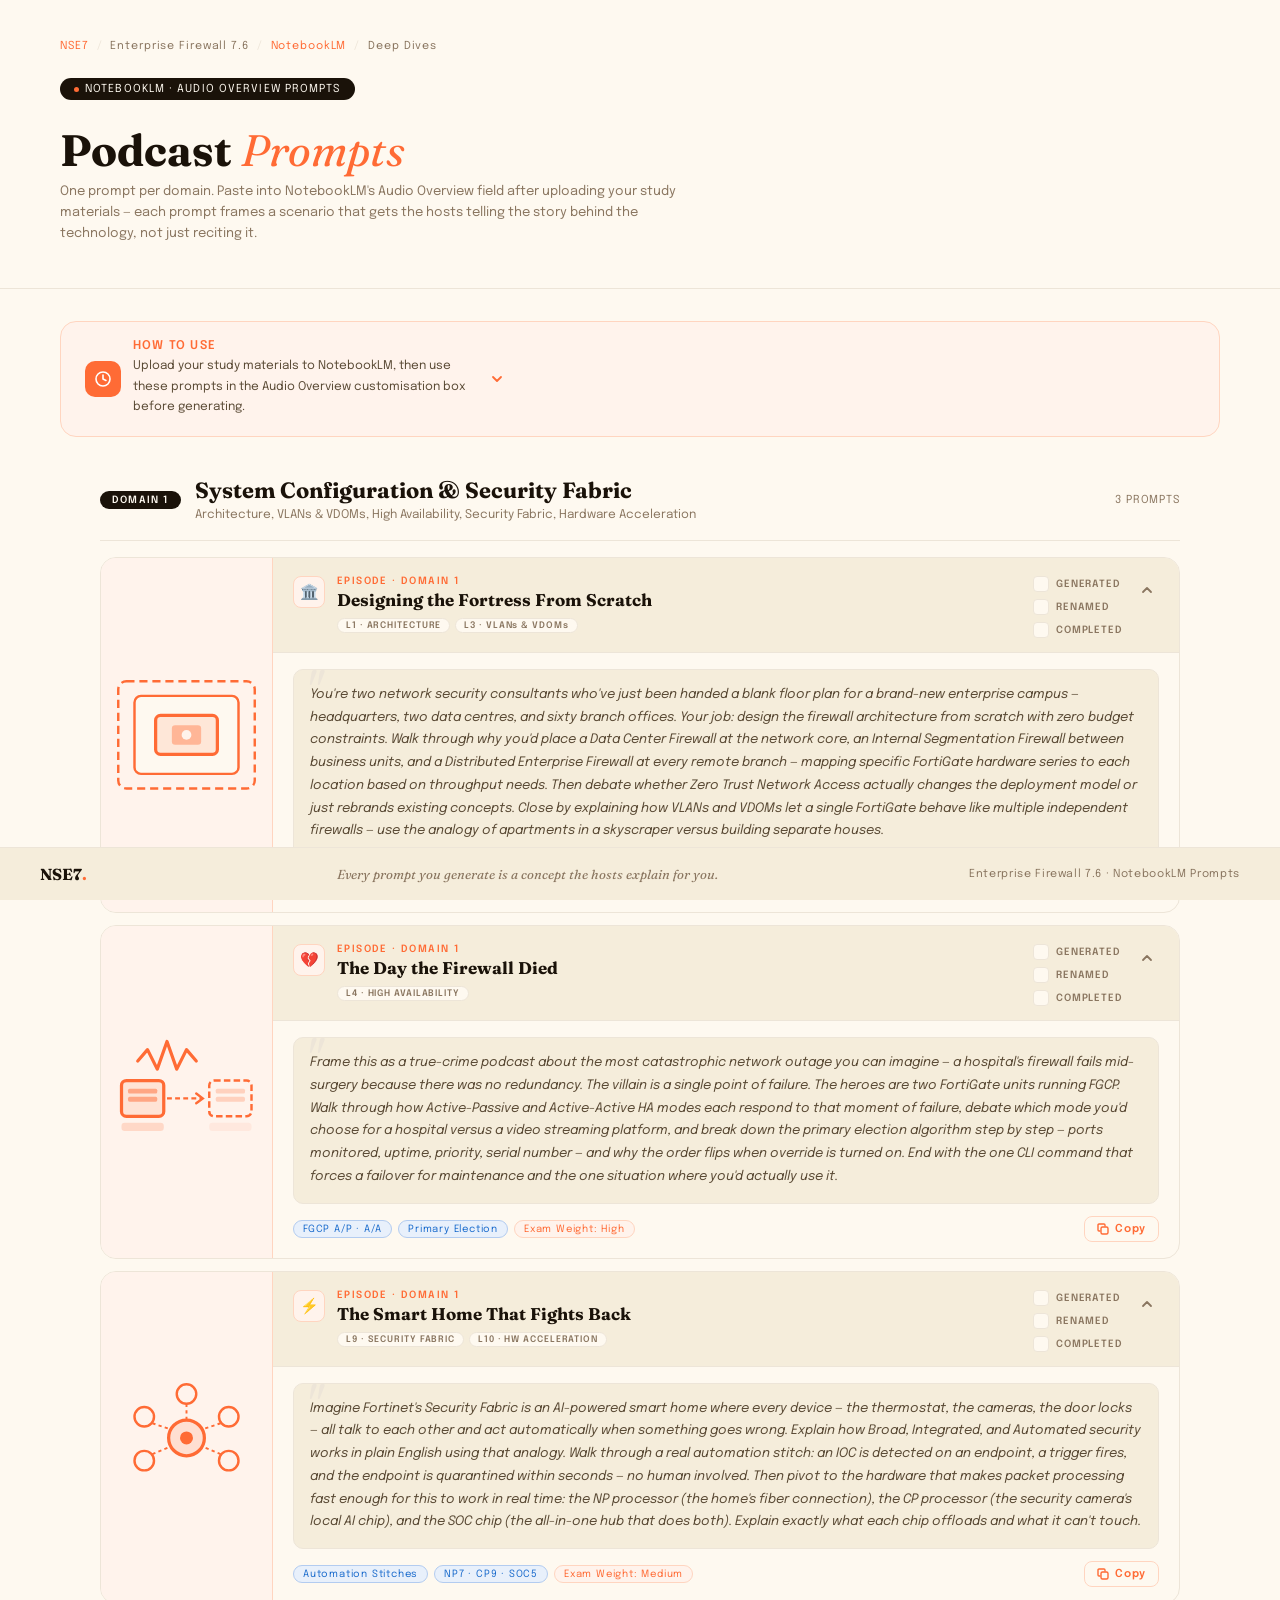
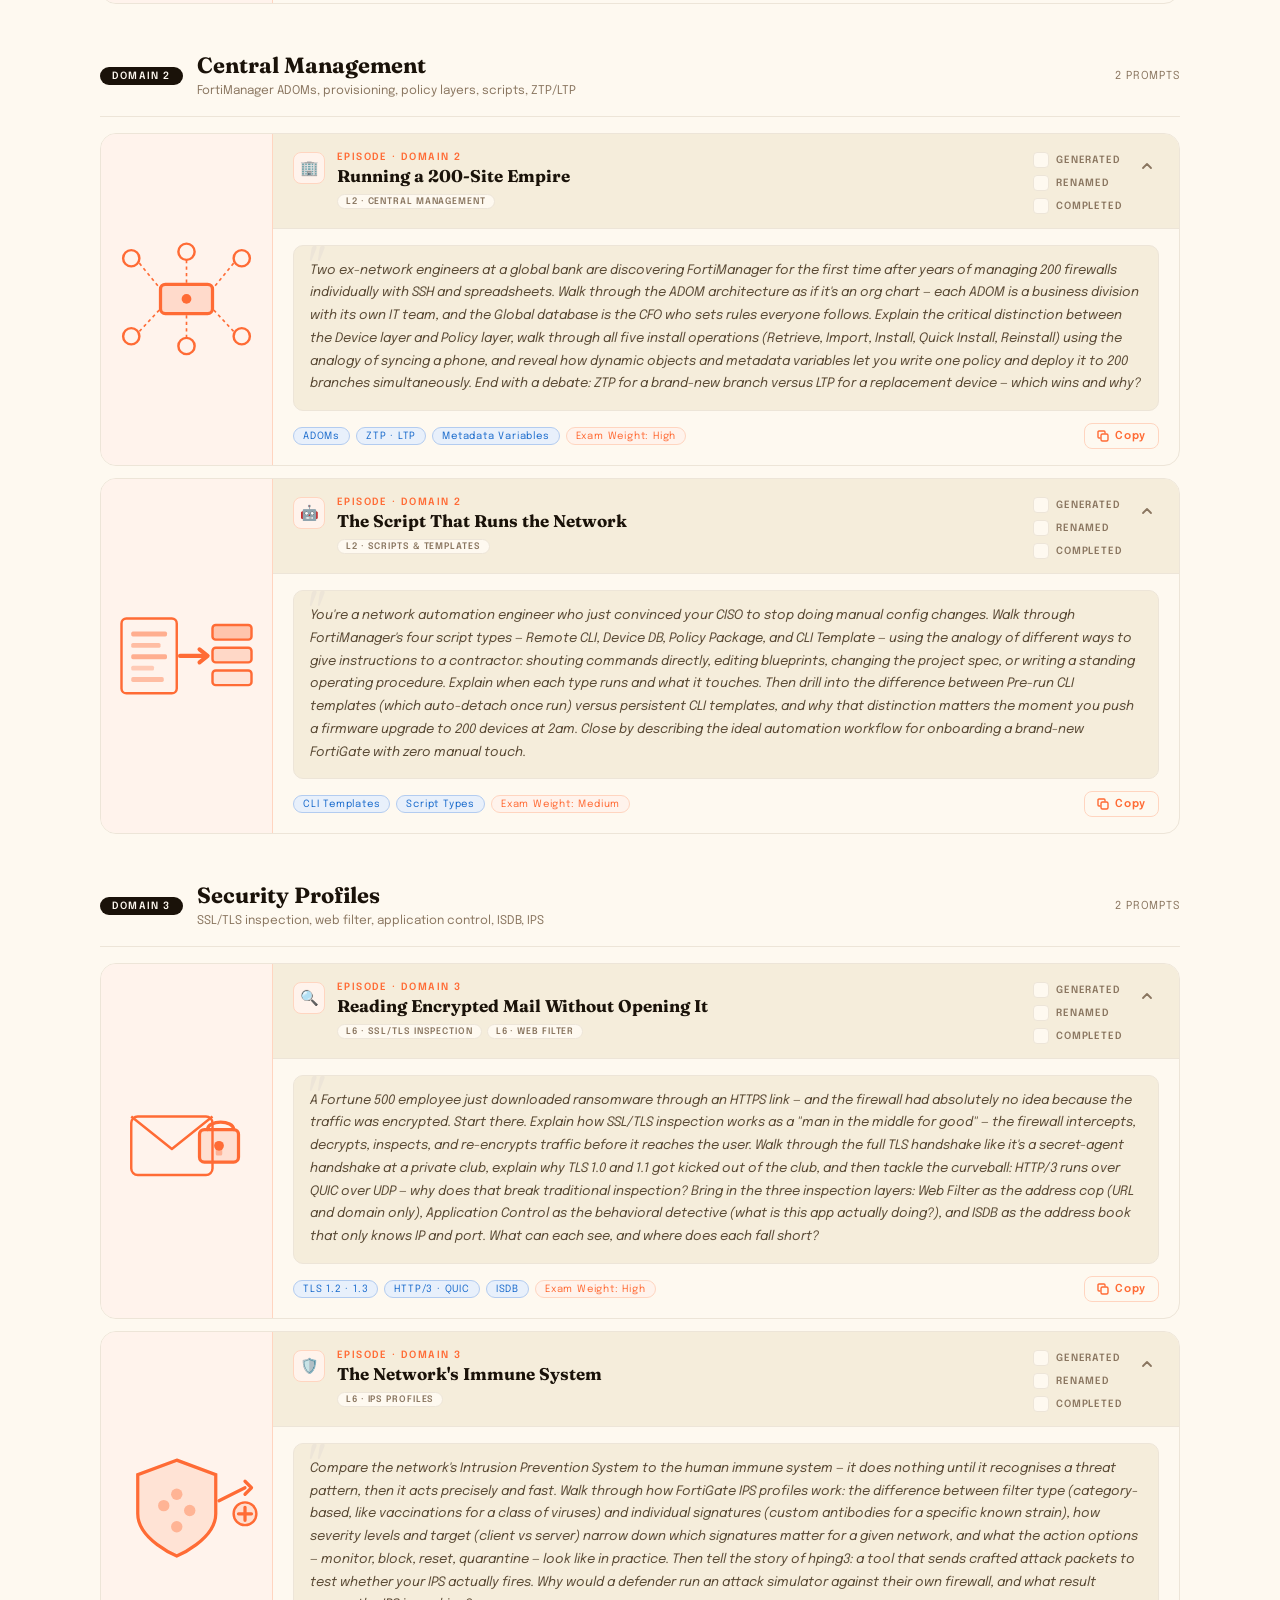
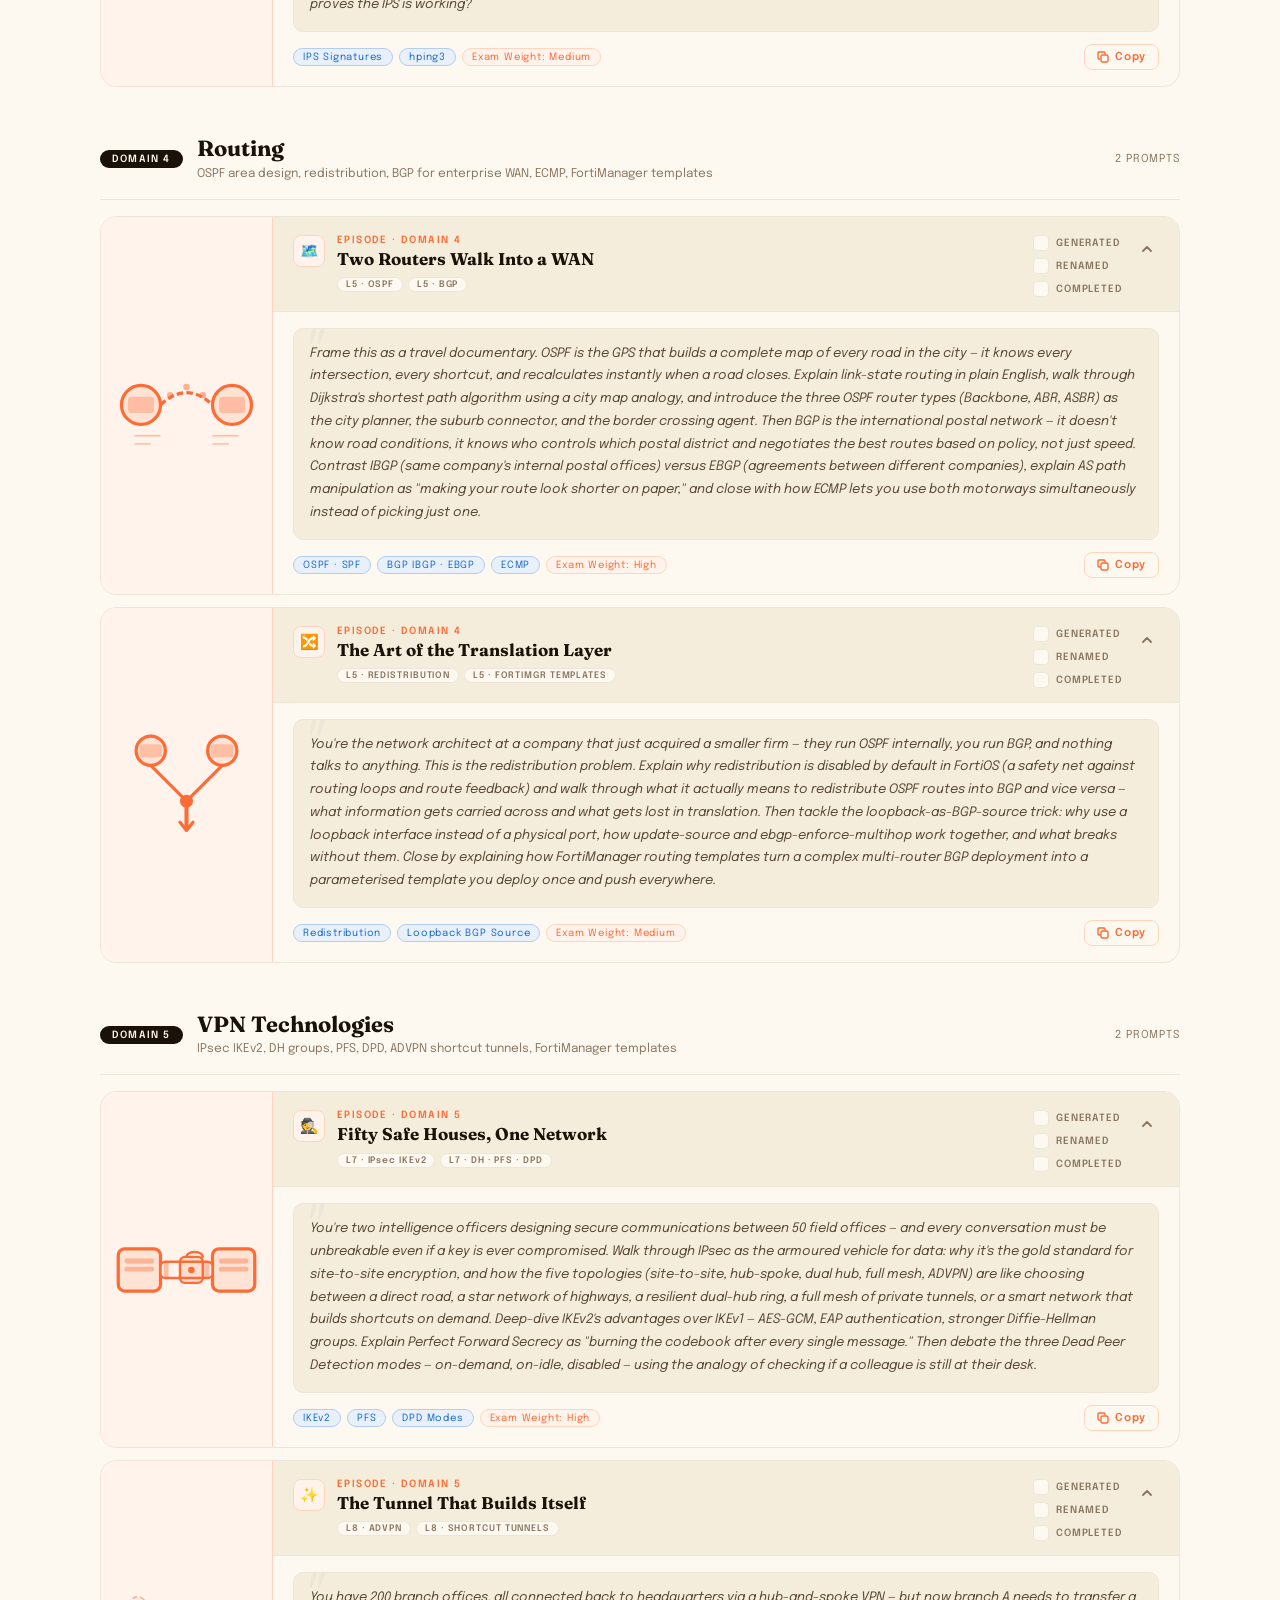
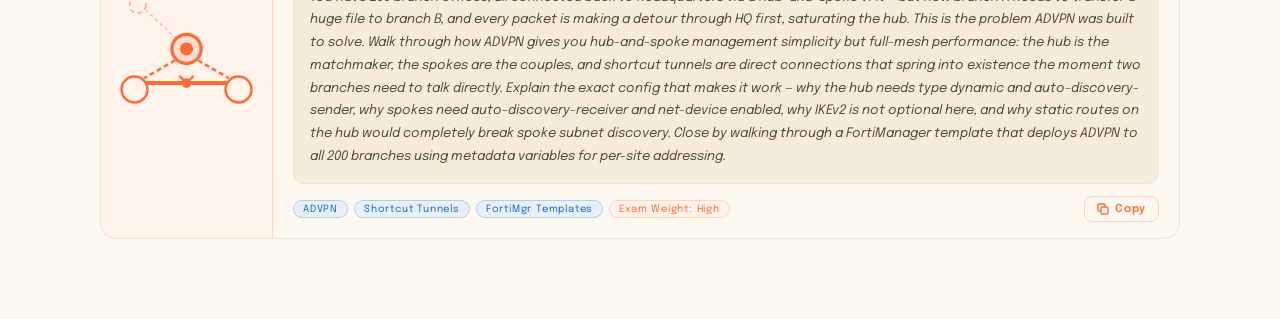
<file: pages/enterprise-firewall-notebooklm.html>
<!DOCTYPE html>
<html lang="en">
<head><script>if(sessionStorage.getItem('pt')){document.documentElement.classList.add('pt-init')}</script>
<meta charset="UTF-8">
<meta name="viewport" content="width=device-width, initial-scale=1.0">
<title>Enterprise Firewall 7.6 — NotebookLM Prompts</title>
<link href="https://fonts.googleapis.com/css2?family=Fraunces:ital,wght@0,600;0,700;1,400&family=Epilogue:wght@300;400;500;600&display=swap" rel="stylesheet">
<link rel="stylesheet" href="../assets/template.css">
<style>
  body { background: var(--cream); }

  /* ── HEADER ── */
  .nlm-header {
    padding: 40px 60px 32px;
    border-bottom: 1px solid var(--border);
    background: var(--cream);
  }
  .nlm-header h1 { margin-top: 14px; }
  .nlm-header-meta {
    font-size: 13px;
    color: var(--ink-muted);
    margin-top: 10px;
    line-height: 1.6;
    max-width: 620px;
  }

  /* ── HOW-TO BANNER ── */
  .how-to-banner {
    margin: 32px 60px 0;
    background: var(--orange-light);
    border: 1px solid var(--orange-border);
    border-radius: 16px;
    padding: 18px 24px;
    display: flex;
    gap: 16px;
    align-items: flex-start;
  }
  .how-to-icon {
    width: 36px;
    height: 36px;
    background: var(--orange);
    border-radius: 10px;
    display: flex;
    align-items: center;
    justify-content: center;
    flex-shrink: 0;
    color: white;
  }
  .how-to-body { flex: 1; }
  .how-to-title {
    font-size: 12px;
    font-weight: 600;
    letter-spacing: 0.1em;
    color: var(--orange);
    margin-bottom: 4px;
  }
  .how-to-text {
    font-size: 12px;
    color: var(--ink-soft);
    line-height: 1.7;
  }
  .how-to-steps {
    display: flex;
    gap: 20px;
    margin-top: 10px;
    flex-wrap: wrap;
  }
  .how-to-banner { cursor: pointer; user-select: none; }
  .how-to-banner-header {
    display: flex;
    align-items: center;
    justify-content: space-between;
    gap: 12px;
  }
  .how-to-banner-header .how-to-icon { flex-shrink: 0; }
  .how-to-toggle {
    width: 22px; height: 22px;
    display: flex; align-items: center; justify-content: center;
    color: var(--orange); flex-shrink: 0;
    transition: transform 0.25s ease;
  }
  .how-to-banner.open .how-to-toggle { transform: rotate(180deg); }
  .how-to-collapsible {
    display: grid;
    grid-template-rows: 0fr;
    transition: grid-template-rows 0.3s ease;
  }
  .how-to-banner.open .how-to-collapsible { grid-template-rows: 1fr; }
  .how-to-collapsible-inner { overflow: hidden; }
  .how-to-step {
    display: flex;
    align-items: center;
    gap: 8px;
    font-size: 11px;
    color: var(--ink-soft);
  }
  .step-num {
    width: 20px;
    height: 20px;
    background: var(--orange);
    color: white;
    border-radius: 50%;
    display: flex;
    align-items: center;
    justify-content: center;
    font-size: 10px;
    font-weight: 700;
    flex-shrink: 0;
  }

  /* ── MAIN LAYOUT ── */
  .nlm-body {
    padding: 40px 60px 80px;
    max-width: 1200px;
    margin: 0 auto;
    display: flex;
    flex-direction: column;
    gap: 48px;
  }

  /* ── DOMAIN BLOCK ── */
  .domain-block { display: flex; flex-direction: column; gap: 16px; }
  .domain-label-row {
    display: flex;
    align-items: center;
    gap: 14px;
    padding-bottom: 16px;
    border-bottom: 1px solid var(--border);
  }
  .domain-num-badge {
    background: var(--ink);
    color: var(--cream);
    font-size: 10px;
    font-weight: 600;
    letter-spacing: 0.12em;
    padding: 4px 12px;
    border-radius: 20px;
    flex-shrink: 0;
  }
  .domain-label-text { flex: 1; }
  .domain-label-name {
    font-family: 'Fraunces', serif;
    font-size: 22px;
    font-weight: 700;
    color: var(--ink);
    line-height: 1.2;
  }
  .domain-label-desc {
    font-size: 12px;
    color: var(--ink-muted);
    margin-top: 3px;
    line-height: 1.5;
  }
  .domain-prompt-count {
    font-size: 11px;
    color: var(--ink-muted);
    letter-spacing: 0.08em;
    flex-shrink: 0;
  }

  /* ── PROMPT CARDS GRID ── */
  .prompts-grid {
    display: flex;
    flex-direction: column;
    gap: 12px;
  }

  /* ── PROMPT CARD ── */
  .prompt-card {
    background: var(--cream);
    border: 1px solid var(--border);
    border-radius: 16px;
    overflow: hidden;
    display: flex;
    flex-direction: row;
    align-items: stretch;
    transition: box-shadow 0.2s ease;
  }
  .prompt-card:hover { box-shadow: 0 8px 28px rgba(26,18,9,0.09); }

  /* ── IMAGE PLACEHOLDER ── */
  .card-image {
    width: 172px;
    flex-shrink: 0;
    border-right: 1px solid var(--border);
    background: var(--cream-dark);
    display: flex;
    flex-direction: column;
    align-items: center;
    justify-content: center;
    gap: 10px;
    padding: 18px 14px;
    text-align: center;
  }
  .card-image svg { max-width: 100%; height: auto; }
  .card-content { flex: 1; min-width: 0; display: flex; flex-direction: column; }

  /* all card images — orange themed */
  .prompt-card .card-image { background: var(--orange-light); border-right-color: var(--orange-border); }
  .prompt-card .card-image-icon { color: var(--orange); }

  /* ── COLLAPSE ── */
  .prompt-card-head {
    padding: 18px 20px 14px;
    background: var(--cream-dark);
    display: flex;
    align-items: flex-start;
    gap: 12px;
    cursor: pointer;
    user-select: none;
  }
  .prompt-card.expanded .prompt-card-head {
    border-bottom: 1px solid var(--border);
  }
  .prompt-chevron {
    width: 24px;
    height: 24px;
    display: flex;
    align-items: center;
    justify-content: center;
    flex-shrink: 0;
    color: var(--ink-muted);
    margin-top: 2px;
    transition: transform 0.25s ease;
  }
  .prompt-card.expanded .prompt-chevron { transform: rotate(180deg); }
  .prompt-card-head:hover .prompt-chevron { color: var(--ink); }

  .prompt-body {
    display: grid;
    grid-template-rows: 0fr;
    transition: grid-template-rows 0.3s ease;
  }
  .prompt-card.expanded .prompt-body {
    grid-template-rows: 1fr;
  }
  .prompt-body-inner {
    overflow: hidden;
    padding: 0 20px;
    display: flex;
    flex-direction: column;
    gap: 12px;
  }
  .prompt-card.expanded .prompt-body-inner {
    padding: 16px 20px;
  }
  .prompt-icon {
    width: 32px;
    height: 32px;
    border-radius: 8px;
    display: flex;
    align-items: center;
    justify-content: center;
    flex-shrink: 0;
    font-size: 15px;
  }
  .prompt-head-text { flex: 1; min-width: 0; }
  .prompt-episode {
    font-size: 10px;
    font-weight: 600;
    letter-spacing: 0.14em;
    margin-bottom: 3px;
  }
  .prompt-title {
    font-family: 'Fraunces', serif;
    font-size: 17px;
    font-weight: 700;
    color: var(--ink);
    line-height: 1.25;
  }
  .prompt-lessons {
    display: flex;
    gap: 5px;
    flex-wrap: wrap;
    margin-top: 8px;
  }
  .lesson-pill {
    font-size: 9px;
    font-weight: 600;
    letter-spacing: 0.1em;
    padding: 2px 8px;
    border-radius: 20px;
    background: var(--cream);
    border: 1px solid var(--border);
    color: var(--ink-muted);
  }

  .prompt-text {
    font-size: 13px;
    color: var(--ink-soft);
    line-height: 1.75;
    background: var(--cream-dark);
    border: 1px solid var(--border);
    border-radius: 10px;
    padding: 14px 16px;
    font-style: italic;
    flex: 1;
    position: relative;
  }
  .prompt-text::before {
    content: '"';
    font-family: 'Fraunces', serif;
    font-size: 48px;
    color: var(--border);
    position: absolute;
    top: -4px;
    left: 10px;
    line-height: 1;
  }

  .prompt-footer {
    display: flex;
    align-items: center;
    justify-content: space-between;
  }
  .prompt-tags {
    display: flex;
    gap: 6px;
    flex-wrap: wrap;
  }
  .prompt-tag {
    font-size: 10px;
    letter-spacing: 0.08em;
    padding: 3px 9px;
    border-radius: 20px;
    background: var(--blue-light);
    border: 1px solid var(--blue-border);
    color: var(--blue);
  }
  .prompt-tag.tag-exam {
    background: var(--orange-light);
    border-color: var(--orange-border);
    color: var(--orange);
  }
  .copy-btn {
    display: inline-flex;
    align-items: center;
    gap: 6px;
    font-size: 11px;
    font-weight: 600;
    letter-spacing: 0.06em;
    color: var(--orange);
    background: none;
    border: 1px solid var(--orange-border);
    border-radius: 8px;
    padding: 6px 12px;
    cursor: pointer;
    transition: background 0.15s ease, color 0.15s ease;
    flex-shrink: 0;
  }
  .copy-btn:hover { background: var(--orange-light); }
  .copy-btn.copied {
    background: var(--green-light);
    border-color: var(--green-border);
    color: var(--green);
  }
  .copy-btn svg { flex-shrink: 0; }

  /* ── DOMAIN COLOR ACCENTS — all orange ── */
  .prompt-card .prompt-episode { color: var(--orange); }
  .prompt-card .prompt-icon { background: var(--orange-light); border: 1px solid var(--orange-border); }

  /* ── RESPONSIVE ── */
  /* ── CHECKBOXES ── */
  .check-group {
    display: flex;
    flex-direction: column;
    gap: 7px;
    flex-shrink: 0;
  }
  .check-wrap {
    display: flex;
    align-items: center;
    gap: 7px;
    cursor: pointer;
    user-select: none;
  }
  .check-wrap input[type="checkbox"] { display: none; }
  .check-box {
    width: 16px; height: 16px;
    border: 1.5px solid var(--border);
    border-radius: 4px;
    background: var(--cream);
    display: flex; align-items: center; justify-content: center;
    flex-shrink: 0;
    transition: background 0.18s ease, border-color 0.18s ease, transform 0.15s ease;
  }
  .check-wrap:hover .check-box { transform: scale(1.1); }
  .check-label {
    font-size: 10px;
    font-weight: 600;
    letter-spacing: 0.09em;
    color: var(--ink-muted);
    text-transform: uppercase;
    transition: color 0.15s ease;
  }

  /* Generated — green */
  .check-wrap:hover .check-box--green { border-color: var(--green); }
  .generated-check:checked + .check-box--green { background: var(--green); border-color: var(--green); }
  .generated-check:checked + .check-box--green::after {
    content: '';
    display: block;
    width: 3px; height: 7px;
    border: 1.5px solid white;
    border-top: none; border-left: none;
    transform: rotate(45deg) translate(0, -1px);
  }
  .generated-check:checked ~ .check-label { color: var(--green); }

  /* Completed — blue */
  .check-wrap:hover .check-box--blue { border-color: var(--blue); }
  .completed-check:checked + .check-box--blue { background: var(--blue); border-color: var(--blue); }
  .completed-check:checked + .check-box--blue::after {
    content: '';
    display: block;
    width: 3px; height: 7px;
    border: 1.5px solid white;
    border-top: none; border-left: none;
    transform: rotate(45deg) translate(0, -1px);
  }
  .completed-check:checked ~ .check-label { color: var(--blue); }
  .check-wrap:hover .check-box--amber { border-color: #a07c00; }
  .renamed-check:checked + .check-box--amber { background: #a07c00; border-color: #a07c00; }
  .renamed-check:checked + .check-box--amber::after { content: ''; display: block; width: 3px; height: 7px; border: 1.5px solid white; border-top: none; border-left: none; transform: rotate(45deg) translate(0,-1px); }
  .renamed-check:checked ~ .check-label { color: #a07c00; }

  /* generated card state */
  .prompt-card.generated .prompt-card-head { background: var(--green-light); }
  .prompt-card.generated.expanded .prompt-card-head { border-bottom-color: var(--green-border); }
  .prompt-card.generated .prompt-episode { color: var(--green); }
  .prompt-card.generated .prompt-episode::before { content: '✓  '; font-weight: 700; }

  /* completed card state */
  .prompt-card.completed .prompt-card-head { background: var(--blue-light); }
  .prompt-card.completed.expanded .prompt-card-head { border-bottom-color: var(--blue-border); }
  .prompt-card.completed .prompt-episode { color: var(--blue); }
  .prompt-card.completed .prompt-episode::before { content: '✓  '; font-weight: 700; }

  /* both checked — completed takes visual priority */
  .prompt-card.generated.completed .prompt-card-head { background: var(--blue-light); }
  .prompt-card.generated.completed .prompt-episode { color: var(--blue); }

  @media (max-width: 900px) {
    .nlm-header { padding: 24px 20px 24px; }
    .how-to-banner { margin: 20px 20px 0; }
    .nlm-body { padding: 28px 20px 60px; }
    .prompt-card { flex-direction: column; }
    .card-image { width: 100%; border-right: none; border-bottom: 1px solid var(--border); flex-direction: row; justify-content: flex-start; padding: 12px 16px; gap: 12px; }
    .card-image-text { text-align: left; }
    .how-to-steps { flex-direction: column; gap: 8px; }
  }
</style>
</head>
<body>

<div class="nlm-header">
  <div class="breadcrumb">
    <a href="../index.html">NSE7</a>
    <span class="breadcrumb-sep">/</span>
    <span>Enterprise Firewall 7.6</span>
    <span class="breadcrumb-sep">/</span>
    <a href="enterprise-firewall-notebooklm-hub.html">NotebookLM</a>
    <span class="breadcrumb-sep">/</span>
    <span>Deep Dives</span>
  </div>
  <div class="day-badge" style="margin-top:14px;">
    <span class="day-badge-dot"></span>
    NOTEBOOKLM · AUDIO OVERVIEW PROMPTS
  </div>
  <h1>Podcast <em>Prompts</em></h1>
  <p class="nlm-header-meta">One prompt per domain. Paste into NotebookLM's Audio Overview field after uploading your study materials — each prompt frames a scenario that gets the hosts telling the story behind the technology, not just reciting it.</p>
</div>

<div class="how-to-banner" onclick="this.classList.toggle('open')">
  <div class="how-to-banner-header">
    <div class="how-to-icon">
      <svg width="18" height="18" viewBox="0 0 18 18" fill="none"><path d="M9 2a7 7 0 1 0 0 14A7 7 0 0 0 9 2zm0 3v4l3 1.5" stroke="white" stroke-width="1.6" stroke-linecap="round" stroke-linejoin="round"/></svg>
    </div>
    <div class="how-to-body" style="flex:1;">
      <div class="how-to-title">HOW TO USE</div>
      <div class="how-to-text">Upload your study materials to NotebookLM, then use these prompts in the Audio Overview customisation box before generating.</div>
    </div>
    <div class="how-to-toggle">
      <svg width="12" height="12" viewBox="0 0 12 12" fill="none"><path d="M2 4l4 4 4-4" stroke="currentColor" stroke-width="1.8" stroke-linecap="round" stroke-linejoin="round"/></svg>
    </div>
  </div>
  <div class="how-to-collapsible">
    <div class="how-to-collapsible-inner">
      <div class="how-to-steps" style="margin-top:14px;">
        <div class="how-to-step">
          <div class="step-num">1</div>
          <span>Upload your notes or the study guide PDF to a new NotebookLM notebook</span>
        </div>
        <div class="how-to-step">
          <div class="step-num">2</div>
          <span>Click <strong>Audio Overview</strong> → <strong>Customise</strong></span>
        </div>
        <div class="how-to-step">
          <div class="step-num">3</div>
          <span>Copy a prompt below and paste it into the customisation field</span>
        </div>
        <div class="how-to-step">
          <div class="step-num">4</div>
          <span>Click <strong>Generate</strong> and let the hosts do the work</span>
        </div>
      </div>
    </div>
  </div>
</div>

<div class="nlm-body">

  <!-- ════════════════════════════════════════════
       DOMAIN 1 — SYSTEM CONFIGURATION & SECURITY FABRIC
       ════════════════════════════════════════════ -->
  <div class="domain-block">
    <div class="domain-label-row">
      <div class="domain-num-badge">DOMAIN 1</div>
      <div class="domain-label-text">
        <div class="domain-label-name">System Configuration &amp; Security Fabric</div>
        <div class="domain-label-desc">Architecture, VLANs &amp; VDOMs, High Availability, Security Fabric, Hardware Acceleration</div>
      </div>
      <div class="domain-prompt-count">3 PROMPTS</div>
    </div>

    <div class="prompts-grid">

      <!-- Prompt D1-A -->
      <div class="prompt-card domain-d1">
        <div class="prompt-card-head" onclick="togglePrompt(this.closest('.prompt-card'))">
          <div class="prompt-icon">🏛️</div>
          <div class="prompt-head-text">
            <div class="prompt-episode">EPISODE · DOMAIN 1</div>
            <div class="prompt-title">Designing the Fortress From Scratch</div>
            <div class="prompt-lessons">
              <span class="lesson-pill">L1 · ARCHITECTURE</span>
              <span class="lesson-pill">L3 · VLANs &amp; VDOMs</span>
            </div>
          </div>
          <div class="check-group" onclick="event.stopPropagation()">
            <label class="check-wrap"><input type="checkbox" class="generated-check" onchange="toggleGenerated(this)"><span class="check-box check-box--green"></span><span class="check-label">Generated</span></label>
            <label class="check-wrap"><input type="checkbox" class="renamed-check" onchange="toggleRenamed(this)"><span class="check-box check-box--amber"></span><span class="check-label">Renamed</span></label>
            <label class="check-wrap"><input type="checkbox" class="completed-check" onchange="toggleCompleted(this)"><span class="check-box check-box--blue"></span><span class="check-label">Completed</span></label>
          </div>
          <div class="prompt-chevron"><svg width="12" height="12" viewBox="0 0 12 12" fill="none"><path d="M2 4l4 4 4-4" stroke="currentColor" stroke-width="1.8" stroke-linecap="round" stroke-linejoin="round"/></svg></div>
        </div>
        <div class="prompt-body"><div class="prompt-body-inner">
          <div class="prompt-text" id="prompt-d1a">You're two network security consultants who've just been handed a blank floor plan for a brand-new enterprise campus — headquarters, two data centres, and sixty branch offices. Your job: design the firewall architecture from scratch with zero budget constraints. Walk through why you'd place a Data Center Firewall at the network core, an Internal Segmentation Firewall between business units, and a Distributed Enterprise Firewall at every remote branch — mapping specific FortiGate hardware series to each location based on throughput needs. Then debate whether Zero Trust Network Access actually changes the deployment model or just rebrands existing concepts. Close by explaining how VLANs and VDOMs let a single FortiGate behave like multiple independent firewalls — use the analogy of apartments in a skyscraper versus building separate houses.</div>
          <div class="prompt-footer">
            <div class="prompt-tags">
              <span class="prompt-tag">DCFW · ISFW · DEFW</span>
              <span class="prompt-tag">VDOMs</span>
              <span class="prompt-tag tag-exam">Exam Weight: High</span>
            </div>
            <button class="copy-btn" onclick="copyPrompt('prompt-d1a', this)">
              <svg width="12" height="12" viewBox="0 0 12 12" fill="none"><rect x="4" y="4" width="7" height="7" rx="1.5" stroke="currentColor" stroke-width="1.4"/><path d="M3 8H2a1 1 0 0 1-1-1V2a1 1 0 0 1 1-1h5a1 1 0 0 1 1 1v1" stroke="currentColor" stroke-width="1.4" stroke-linecap="round"/></svg>
              Copy
            </button>
          </div>
        </div></div>
      </div>

      <!-- Prompt D1-B -->
      <div class="prompt-card domain-d1">
        <div class="prompt-card-head" onclick="togglePrompt(this.closest('.prompt-card'))">
          <div class="prompt-icon">💔</div>
          <div class="prompt-head-text">
            <div class="prompt-episode">EPISODE · DOMAIN 1</div>
            <div class="prompt-title">The Day the Firewall Died</div>
            <div class="prompt-lessons">
              <span class="lesson-pill">L4 · HIGH AVAILABILITY</span>
            </div>
          </div>
          <div class="check-group" onclick="event.stopPropagation()">
            <label class="check-wrap"><input type="checkbox" class="generated-check" onchange="toggleGenerated(this)"><span class="check-box check-box--green"></span><span class="check-label">Generated</span></label>
            <label class="check-wrap"><input type="checkbox" class="renamed-check" onchange="toggleRenamed(this)"><span class="check-box check-box--amber"></span><span class="check-label">Renamed</span></label>
            <label class="check-wrap"><input type="checkbox" class="completed-check" onchange="toggleCompleted(this)"><span class="check-box check-box--blue"></span><span class="check-label">Completed</span></label>
          </div>
          <div class="prompt-chevron"><svg width="12" height="12" viewBox="0 0 12 12" fill="none"><path d="M2 4l4 4 4-4" stroke="currentColor" stroke-width="1.8" stroke-linecap="round" stroke-linejoin="round"/></svg></div>
        </div>
        <div class="prompt-body"><div class="prompt-body-inner">
          <div class="prompt-text" id="prompt-d1b">Frame this as a true-crime podcast about the most catastrophic network outage you can imagine — a hospital's firewall fails mid-surgery because there was no redundancy. The villain is a single point of failure. The heroes are two FortiGate units running FGCP. Walk through how Active-Passive and Active-Active HA modes each respond to that moment of failure, debate which mode you'd choose for a hospital versus a video streaming platform, and break down the primary election algorithm step by step — ports monitored, uptime, priority, serial number — and why the order flips when override is turned on. End with the one CLI command that forces a failover for maintenance and the one situation where you'd actually use it.</div>
          <div class="prompt-footer">
            <div class="prompt-tags">
              <span class="prompt-tag">FGCP A/P · A/A</span>
              <span class="prompt-tag">Primary Election</span>
              <span class="prompt-tag tag-exam">Exam Weight: High</span>
            </div>
            <button class="copy-btn" onclick="copyPrompt('prompt-d1b', this)">
              <svg width="12" height="12" viewBox="0 0 12 12" fill="none"><rect x="4" y="4" width="7" height="7" rx="1.5" stroke="currentColor" stroke-width="1.4"/><path d="M3 8H2a1 1 0 0 1-1-1V2a1 1 0 0 1 1-1h5a1 1 0 0 1 1 1v1" stroke="currentColor" stroke-width="1.4" stroke-linecap="round"/></svg>
              Copy
            </button>
          </div>
        </div></div>
      </div>

      <!-- Prompt D1-C -->
      <div class="prompt-card domain-d1">
        <div class="prompt-card-head" onclick="togglePrompt(this.closest('.prompt-card'))">
          <div class="prompt-icon">⚡</div>
          <div class="prompt-head-text">
            <div class="prompt-episode">EPISODE · DOMAIN 1</div>
            <div class="prompt-title">The Smart Home That Fights Back</div>
            <div class="prompt-lessons">
              <span class="lesson-pill">L9 · SECURITY FABRIC</span>
              <span class="lesson-pill">L10 · HW ACCELERATION</span>
            </div>
          </div>
          <div class="check-group" onclick="event.stopPropagation()">
            <label class="check-wrap"><input type="checkbox" class="generated-check" onchange="toggleGenerated(this)"><span class="check-box check-box--green"></span><span class="check-label">Generated</span></label>
            <label class="check-wrap"><input type="checkbox" class="renamed-check" onchange="toggleRenamed(this)"><span class="check-box check-box--amber"></span><span class="check-label">Renamed</span></label>
            <label class="check-wrap"><input type="checkbox" class="completed-check" onchange="toggleCompleted(this)"><span class="check-box check-box--blue"></span><span class="check-label">Completed</span></label>
          </div>
          <div class="prompt-chevron"><svg width="12" height="12" viewBox="0 0 12 12" fill="none"><path d="M2 4l4 4 4-4" stroke="currentColor" stroke-width="1.8" stroke-linecap="round" stroke-linejoin="round"/></svg></div>
        </div>
        <div class="prompt-body"><div class="prompt-body-inner">
          <div class="prompt-text" id="prompt-d1c">Imagine Fortinet's Security Fabric is an AI-powered smart home where every device — the thermostat, the cameras, the door locks — all talk to each other and act automatically when something goes wrong. Explain how Broad, Integrated, and Automated security works in plain English using that analogy. Walk through a real automation stitch: an IOC is detected on an endpoint, a trigger fires, and the endpoint is quarantined within seconds — no human involved. Then pivot to the hardware that makes packet processing fast enough for this to work in real time: the NP processor (the home's fiber connection), the CP processor (the security camera's local AI chip), and the SOC chip (the all-in-one hub that does both). Explain exactly what each chip offloads and what it can't touch.</div>
          <div class="prompt-footer">
            <div class="prompt-tags">
              <span class="prompt-tag">Automation Stitches</span>
              <span class="prompt-tag">NP7 · CP9 · SOC5</span>
              <span class="prompt-tag tag-exam">Exam Weight: Medium</span>
            </div>
            <button class="copy-btn" onclick="copyPrompt('prompt-d1c', this)">
              <svg width="12" height="12" viewBox="0 0 12 12" fill="none"><rect x="4" y="4" width="7" height="7" rx="1.5" stroke="currentColor" stroke-width="1.4"/><path d="M3 8H2a1 1 0 0 1-1-1V2a1 1 0 0 1 1-1h5a1 1 0 0 1 1 1v1" stroke="currentColor" stroke-width="1.4" stroke-linecap="round"/></svg>
              Copy
            </button>
          </div>
        </div></div>
      </div>

    </div>
  </div>

  <!-- ════════════════════════════════════════════
       DOMAIN 2 — CENTRAL MANAGEMENT
       ════════════════════════════════════════════ -->
  <div class="domain-block">
    <div class="domain-label-row">
      <div class="domain-num-badge">DOMAIN 2</div>
      <div class="domain-label-text">
        <div class="domain-label-name">Central Management</div>
        <div class="domain-label-desc">FortiManager ADOMs, provisioning, policy layers, scripts, ZTP/LTP</div>
      </div>
      <div class="domain-prompt-count">2 PROMPTS</div>
    </div>

    <div class="prompts-grid">

      <!-- Prompt D2-A -->
      <div class="prompt-card domain-d2">
        <div class="prompt-card-head" onclick="togglePrompt(this.closest('.prompt-card'))">
          <div class="prompt-icon">🏢</div>
          <div class="prompt-head-text">
            <div class="prompt-episode">EPISODE · DOMAIN 2</div>
            <div class="prompt-title">Running a 200-Site Empire</div>
            <div class="prompt-lessons">
              <span class="lesson-pill">L2 · CENTRAL MANAGEMENT</span>
            </div>
          </div>
          <div class="check-group" onclick="event.stopPropagation()">
            <label class="check-wrap"><input type="checkbox" class="generated-check" onchange="toggleGenerated(this)"><span class="check-box check-box--green"></span><span class="check-label">Generated</span></label>
            <label class="check-wrap"><input type="checkbox" class="renamed-check" onchange="toggleRenamed(this)"><span class="check-box check-box--amber"></span><span class="check-label">Renamed</span></label>
            <label class="check-wrap"><input type="checkbox" class="completed-check" onchange="toggleCompleted(this)"><span class="check-box check-box--blue"></span><span class="check-label">Completed</span></label>
          </div>
          <div class="prompt-chevron"><svg width="12" height="12" viewBox="0 0 12 12" fill="none"><path d="M2 4l4 4 4-4" stroke="currentColor" stroke-width="1.8" stroke-linecap="round" stroke-linejoin="round"/></svg></div>
        </div>
        <div class="prompt-body"><div class="prompt-body-inner">
          <div class="prompt-text" id="prompt-d2a">Two ex-network engineers at a global bank are discovering FortiManager for the first time after years of managing 200 firewalls individually with SSH and spreadsheets. Walk through the ADOM architecture as if it's an org chart — each ADOM is a business division with its own IT team, and the Global database is the CFO who sets rules everyone follows. Explain the critical distinction between the Device layer and Policy layer, walk through all five install operations (Retrieve, Import, Install, Quick Install, Reinstall) using the analogy of syncing a phone, and reveal how dynamic objects and metadata variables let you write one policy and deploy it to 200 branches simultaneously. End with a debate: ZTP for a brand-new branch versus LTP for a replacement device — which wins and why?</div>
          <div class="prompt-footer">
            <div class="prompt-tags">
              <span class="prompt-tag">ADOMs</span>
              <span class="prompt-tag">ZTP · LTP</span>
              <span class="prompt-tag">Metadata Variables</span>
              <span class="prompt-tag tag-exam">Exam Weight: High</span>
            </div>
            <button class="copy-btn" onclick="copyPrompt('prompt-d2a', this)">
              <svg width="12" height="12" viewBox="0 0 12 12" fill="none"><rect x="4" y="4" width="7" height="7" rx="1.5" stroke="currentColor" stroke-width="1.4"/><path d="M3 8H2a1 1 0 0 1-1-1V2a1 1 0 0 1 1-1h5a1 1 0 0 1 1 1v1" stroke="currentColor" stroke-width="1.4" stroke-linecap="round"/></svg>
              Copy
            </button>
          </div>
        </div></div>
      </div>

      <!-- Prompt D2-B -->
      <div class="prompt-card domain-d2">
        <div class="prompt-card-head" onclick="togglePrompt(this.closest('.prompt-card'))">
          <div class="prompt-icon">🤖</div>
          <div class="prompt-head-text">
            <div class="prompt-episode">EPISODE · DOMAIN 2</div>
            <div class="prompt-title">The Script That Runs the Network</div>
            <div class="prompt-lessons">
              <span class="lesson-pill">L2 · SCRIPTS &amp; TEMPLATES</span>
            </div>
          </div>
          <div class="check-group" onclick="event.stopPropagation()">
            <label class="check-wrap"><input type="checkbox" class="generated-check" onchange="toggleGenerated(this)"><span class="check-box check-box--green"></span><span class="check-label">Generated</span></label>
            <label class="check-wrap"><input type="checkbox" class="renamed-check" onchange="toggleRenamed(this)"><span class="check-box check-box--amber"></span><span class="check-label">Renamed</span></label>
            <label class="check-wrap"><input type="checkbox" class="completed-check" onchange="toggleCompleted(this)"><span class="check-box check-box--blue"></span><span class="check-label">Completed</span></label>
          </div>
          <div class="prompt-chevron"><svg width="12" height="12" viewBox="0 0 12 12" fill="none"><path d="M2 4l4 4 4-4" stroke="currentColor" stroke-width="1.8" stroke-linecap="round" stroke-linejoin="round"/></svg></div>
        </div>
        <div class="prompt-body"><div class="prompt-body-inner">
          <div class="prompt-text" id="prompt-d2b">You're a network automation engineer who just convinced your CISO to stop doing manual config changes. Walk through FortiManager's four script types — Remote CLI, Device DB, Policy Package, and CLI Template — using the analogy of different ways to give instructions to a contractor: shouting commands directly, editing blueprints, changing the project spec, or writing a standing operating procedure. Explain when each type runs and what it touches. Then drill into the difference between Pre-run CLI templates (which auto-detach once run) versus persistent CLI templates, and why that distinction matters the moment you push a firmware upgrade to 200 devices at 2am. Close by describing the ideal automation workflow for onboarding a brand-new FortiGate with zero manual touch.</div>
          <div class="prompt-footer">
            <div class="prompt-tags">
              <span class="prompt-tag">CLI Templates</span>
              <span class="prompt-tag">Script Types</span>
              <span class="prompt-tag tag-exam">Exam Weight: Medium</span>
            </div>
            <button class="copy-btn" onclick="copyPrompt('prompt-d2b', this)">
              <svg width="12" height="12" viewBox="0 0 12 12" fill="none"><rect x="4" y="4" width="7" height="7" rx="1.5" stroke="currentColor" stroke-width="1.4"/><path d="M3 8H2a1 1 0 0 1-1-1V2a1 1 0 0 1 1-1h5a1 1 0 0 1 1 1v1" stroke="currentColor" stroke-width="1.4" stroke-linecap="round"/></svg>
              Copy
            </button>
          </div>
        </div></div>
      </div>

    </div>
  </div>

  <!-- ════════════════════════════════════════════
       DOMAIN 3 — SECURITY PROFILES
       ════════════════════════════════════════════ -->
  <div class="domain-block">
    <div class="domain-label-row">
      <div class="domain-num-badge">DOMAIN 3</div>
      <div class="domain-label-text">
        <div class="domain-label-name">Security Profiles</div>
        <div class="domain-label-desc">SSL/TLS inspection, web filter, application control, ISDB, IPS</div>
      </div>
      <div class="domain-prompt-count">2 PROMPTS</div>
    </div>

    <div class="prompts-grid">

      <!-- Prompt D3-A -->
      <div class="prompt-card domain-d3">
        <div class="prompt-card-head" onclick="togglePrompt(this.closest('.prompt-card'))">
          <div class="prompt-icon">🔍</div>
          <div class="prompt-head-text">
            <div class="prompt-episode">EPISODE · DOMAIN 3</div>
            <div class="prompt-title">Reading Encrypted Mail Without Opening It</div>
            <div class="prompt-lessons">
              <span class="lesson-pill">L6 · SSL/TLS INSPECTION</span>
              <span class="lesson-pill">L6 · WEB FILTER</span>
            </div>
          </div>
          <div class="check-group" onclick="event.stopPropagation()">
            <label class="check-wrap"><input type="checkbox" class="generated-check" onchange="toggleGenerated(this)"><span class="check-box check-box--green"></span><span class="check-label">Generated</span></label>
            <label class="check-wrap"><input type="checkbox" class="renamed-check" onchange="toggleRenamed(this)"><span class="check-box check-box--amber"></span><span class="check-label">Renamed</span></label>
            <label class="check-wrap"><input type="checkbox" class="completed-check" onchange="toggleCompleted(this)"><span class="check-box check-box--blue"></span><span class="check-label">Completed</span></label>
          </div>
          <div class="prompt-chevron"><svg width="12" height="12" viewBox="0 0 12 12" fill="none"><path d="M2 4l4 4 4-4" stroke="currentColor" stroke-width="1.8" stroke-linecap="round" stroke-linejoin="round"/></svg></div>
        </div>
        <div class="prompt-body"><div class="prompt-body-inner">
          <div class="prompt-text" id="prompt-d3a">A Fortune 500 employee just downloaded ransomware through an HTTPS link — and the firewall had absolutely no idea because the traffic was encrypted. Start there. Explain how SSL/TLS inspection works as a "man in the middle for good" — the firewall intercepts, decrypts, inspects, and re-encrypts traffic before it reaches the user. Walk through the full TLS handshake like it's a secret-agent handshake at a private club, explain why TLS 1.0 and 1.1 got kicked out of the club, and then tackle the curveball: HTTP/3 runs over QUIC over UDP — why does that break traditional inspection? Bring in the three inspection layers: Web Filter as the address cop (URL and domain only), Application Control as the behavioral detective (what is this app actually doing?), and ISDB as the address book that only knows IP and port. What can each see, and where does each fall short?</div>
          <div class="prompt-footer">
            <div class="prompt-tags">
              <span class="prompt-tag">TLS 1.2 · 1.3</span>
              <span class="prompt-tag">HTTP/3 · QUIC</span>
              <span class="prompt-tag">ISDB</span>
              <span class="prompt-tag tag-exam">Exam Weight: High</span>
            </div>
            <button class="copy-btn" onclick="copyPrompt('prompt-d3a', this)">
              <svg width="12" height="12" viewBox="0 0 12 12" fill="none"><rect x="4" y="4" width="7" height="7" rx="1.5" stroke="currentColor" stroke-width="1.4"/><path d="M3 8H2a1 1 0 0 1-1-1V2a1 1 0 0 1 1-1h5a1 1 0 0 1 1 1v1" stroke="currentColor" stroke-width="1.4" stroke-linecap="round"/></svg>
              Copy
            </button>
          </div>
        </div></div>
      </div>

      <!-- Prompt D3-B -->
      <div class="prompt-card domain-d3">
        <div class="prompt-card-head" onclick="togglePrompt(this.closest('.prompt-card'))">
          <div class="prompt-icon">🛡️</div>
          <div class="prompt-head-text">
            <div class="prompt-episode">EPISODE · DOMAIN 3</div>
            <div class="prompt-title">The Network's Immune System</div>
            <div class="prompt-lessons">
              <span class="lesson-pill">L6 · IPS PROFILES</span>
            </div>
          </div>
          <div class="check-group" onclick="event.stopPropagation()">
            <label class="check-wrap"><input type="checkbox" class="generated-check" onchange="toggleGenerated(this)"><span class="check-box check-box--green"></span><span class="check-label">Generated</span></label>
            <label class="check-wrap"><input type="checkbox" class="renamed-check" onchange="toggleRenamed(this)"><span class="check-box check-box--amber"></span><span class="check-label">Renamed</span></label>
            <label class="check-wrap"><input type="checkbox" class="completed-check" onchange="toggleCompleted(this)"><span class="check-box check-box--blue"></span><span class="check-label">Completed</span></label>
          </div>
          <div class="prompt-chevron"><svg width="12" height="12" viewBox="0 0 12 12" fill="none"><path d="M2 4l4 4 4-4" stroke="currentColor" stroke-width="1.8" stroke-linecap="round" stroke-linejoin="round"/></svg></div>
        </div>
        <div class="prompt-body"><div class="prompt-body-inner">
          <div class="prompt-text" id="prompt-d3b">Compare the network's Intrusion Prevention System to the human immune system — it does nothing until it recognises a threat pattern, then it acts precisely and fast. Walk through how FortiGate IPS profiles work: the difference between filter type (category-based, like vaccinations for a class of viruses) and individual signatures (custom antibodies for a specific known strain), how severity levels and target (client vs server) narrow down which signatures matter for a given network, and what the action options — monitor, block, reset, quarantine — look like in practice. Then tell the story of hping3: a tool that sends crafted attack packets to test whether your IPS actually fires. Why would a defender run an attack simulator against their own firewall, and what result proves the IPS is working?</div>
          <div class="prompt-footer">
            <div class="prompt-tags">
              <span class="prompt-tag">IPS Signatures</span>
              <span class="prompt-tag">hping3</span>
              <span class="prompt-tag tag-exam">Exam Weight: Medium</span>
            </div>
            <button class="copy-btn" onclick="copyPrompt('prompt-d3b', this)">
              <svg width="12" height="12" viewBox="0 0 12 12" fill="none"><rect x="4" y="4" width="7" height="7" rx="1.5" stroke="currentColor" stroke-width="1.4"/><path d="M3 8H2a1 1 0 0 1-1-1V2a1 1 0 0 1 1-1h5a1 1 0 0 1 1 1v1" stroke="currentColor" stroke-width="1.4" stroke-linecap="round"/></svg>
              Copy
            </button>
          </div>
        </div></div>
      </div>

    </div>
  </div>

  <!-- ════════════════════════════════════════════
       DOMAIN 4 — ROUTING
       ════════════════════════════════════════════ -->
  <div class="domain-block">
    <div class="domain-label-row">
      <div class="domain-num-badge">DOMAIN 4</div>
      <div class="domain-label-text">
        <div class="domain-label-name">Routing</div>
        <div class="domain-label-desc">OSPF area design, redistribution, BGP for enterprise WAN, ECMP, FortiManager templates</div>
      </div>
      <div class="domain-prompt-count">2 PROMPTS</div>
    </div>

    <div class="prompts-grid">

      <!-- Prompt D4-A -->
      <div class="prompt-card domain-d4">
        <div class="prompt-card-head" onclick="togglePrompt(this.closest('.prompt-card'))">
          <div class="prompt-icon">🗺️</div>
          <div class="prompt-head-text">
            <div class="prompt-episode">EPISODE · DOMAIN 4</div>
            <div class="prompt-title">Two Routers Walk Into a WAN</div>
            <div class="prompt-lessons">
              <span class="lesson-pill">L5 · OSPF</span>
              <span class="lesson-pill">L5 · BGP</span>
            </div>
          </div>
          <div class="check-group" onclick="event.stopPropagation()">
            <label class="check-wrap"><input type="checkbox" class="generated-check" onchange="toggleGenerated(this)"><span class="check-box check-box--green"></span><span class="check-label">Generated</span></label>
            <label class="check-wrap"><input type="checkbox" class="renamed-check" onchange="toggleRenamed(this)"><span class="check-box check-box--amber"></span><span class="check-label">Renamed</span></label>
            <label class="check-wrap"><input type="checkbox" class="completed-check" onchange="toggleCompleted(this)"><span class="check-box check-box--blue"></span><span class="check-label">Completed</span></label>
          </div>
          <div class="prompt-chevron"><svg width="12" height="12" viewBox="0 0 12 12" fill="none"><path d="M2 4l4 4 4-4" stroke="currentColor" stroke-width="1.8" stroke-linecap="round" stroke-linejoin="round"/></svg></div>
        </div>
        <div class="prompt-body"><div class="prompt-body-inner">
          <div class="prompt-text" id="prompt-d4a">Frame this as a travel documentary. OSPF is the GPS that builds a complete map of every road in the city — it knows every intersection, every shortcut, and recalculates instantly when a road closes. Explain link-state routing in plain English, walk through Dijkstra's shortest path algorithm using a city map analogy, and introduce the three OSPF router types (Backbone, ABR, ASBR) as the city planner, the suburb connector, and the border crossing agent. Then BGP is the international postal network — it doesn't know road conditions, it knows who controls which postal district and negotiates the best routes based on policy, not just speed. Contrast IBGP (same company's internal postal offices) versus EBGP (agreements between different companies), explain AS path manipulation as "making your route look shorter on paper," and close with how ECMP lets you use both motorways simultaneously instead of picking just one.</div>
          <div class="prompt-footer">
            <div class="prompt-tags">
              <span class="prompt-tag">OSPF · SPF</span>
              <span class="prompt-tag">BGP IBGP · EBGP</span>
              <span class="prompt-tag">ECMP</span>
              <span class="prompt-tag tag-exam">Exam Weight: High</span>
            </div>
            <button class="copy-btn" onclick="copyPrompt('prompt-d4a', this)">
              <svg width="12" height="12" viewBox="0 0 12 12" fill="none"><rect x="4" y="4" width="7" height="7" rx="1.5" stroke="currentColor" stroke-width="1.4"/><path d="M3 8H2a1 1 0 0 1-1-1V2a1 1 0 0 1 1-1h5a1 1 0 0 1 1 1v1" stroke="currentColor" stroke-width="1.4" stroke-linecap="round"/></svg>
              Copy
            </button>
          </div>
        </div></div>
      </div>

      <!-- Prompt D4-B -->
      <div class="prompt-card domain-d4">
        <div class="prompt-card-head" onclick="togglePrompt(this.closest('.prompt-card'))">
          <div class="prompt-icon">🔀</div>
          <div class="prompt-head-text">
            <div class="prompt-episode">EPISODE · DOMAIN 4</div>
            <div class="prompt-title">The Art of the Translation Layer</div>
            <div class="prompt-lessons">
              <span class="lesson-pill">L5 · REDISTRIBUTION</span>
              <span class="lesson-pill">L5 · FORTIMGR TEMPLATES</span>
            </div>
          </div>
          <div class="check-group" onclick="event.stopPropagation()">
            <label class="check-wrap"><input type="checkbox" class="generated-check" onchange="toggleGenerated(this)"><span class="check-box check-box--green"></span><span class="check-label">Generated</span></label>
            <label class="check-wrap"><input type="checkbox" class="renamed-check" onchange="toggleRenamed(this)"><span class="check-box check-box--amber"></span><span class="check-label">Renamed</span></label>
            <label class="check-wrap"><input type="checkbox" class="completed-check" onchange="toggleCompleted(this)"><span class="check-box check-box--blue"></span><span class="check-label">Completed</span></label>
          </div>
          <div class="prompt-chevron"><svg width="12" height="12" viewBox="0 0 12 12" fill="none"><path d="M2 4l4 4 4-4" stroke="currentColor" stroke-width="1.8" stroke-linecap="round" stroke-linejoin="round"/></svg></div>
        </div>
        <div class="prompt-body"><div class="prompt-body-inner">
          <div class="prompt-text" id="prompt-d4b">You're the network architect at a company that just acquired a smaller firm — they run OSPF internally, you run BGP, and nothing talks to anything. This is the redistribution problem. Explain why redistribution is disabled by default in FortiOS (a safety net against routing loops and route feedback) and walk through what it actually means to redistribute OSPF routes into BGP and vice versa — what information gets carried across and what gets lost in translation. Then tackle the loopback-as-BGP-source trick: why use a loopback interface instead of a physical port, how update-source and ebgp-enforce-multihop work together, and what breaks without them. Close by explaining how FortiManager routing templates turn a complex multi-router BGP deployment into a parameterised template you deploy once and push everywhere.</div>
          <div class="prompt-footer">
            <div class="prompt-tags">
              <span class="prompt-tag">Redistribution</span>
              <span class="prompt-tag">Loopback BGP Source</span>
              <span class="prompt-tag tag-exam">Exam Weight: Medium</span>
            </div>
            <button class="copy-btn" onclick="copyPrompt('prompt-d4b', this)">
              <svg width="12" height="12" viewBox="0 0 12 12" fill="none"><rect x="4" y="4" width="7" height="7" rx="1.5" stroke="currentColor" stroke-width="1.4"/><path d="M3 8H2a1 1 0 0 1-1-1V2a1 1 0 0 1 1-1h5a1 1 0 0 1 1 1v1" stroke="currentColor" stroke-width="1.4" stroke-linecap="round"/></svg>
              Copy
            </button>
          </div>
        </div></div>
      </div>

    </div>
  </div>

  <!-- ════════════════════════════════════════════
       DOMAIN 5 — VPN TECHNOLOGIES
       ════════════════════════════════════════════ -->
  <div class="domain-block">
    <div class="domain-label-row">
      <div class="domain-num-badge">DOMAIN 5</div>
      <div class="domain-label-text">
        <div class="domain-label-name">VPN Technologies</div>
        <div class="domain-label-desc">IPsec IKEv2, DH groups, PFS, DPD, ADVPN shortcut tunnels, FortiManager templates</div>
      </div>
      <div class="domain-prompt-count">2 PROMPTS</div>
    </div>

    <div class="prompts-grid">

      <!-- Prompt D5-A -->
      <div class="prompt-card domain-d5">
        <div class="prompt-card-head" onclick="togglePrompt(this.closest('.prompt-card'))">
          <div class="prompt-icon">🕵️</div>
          <div class="prompt-head-text">
            <div class="prompt-episode">EPISODE · DOMAIN 5</div>
            <div class="prompt-title">Fifty Safe Houses, One Network</div>
            <div class="prompt-lessons">
              <span class="lesson-pill">L7 · IPsec IKEv2</span>
              <span class="lesson-pill">L7 · DH · PFS · DPD</span>
            </div>
          </div>
          <div class="check-group" onclick="event.stopPropagation()">
            <label class="check-wrap"><input type="checkbox" class="generated-check" onchange="toggleGenerated(this)"><span class="check-box check-box--green"></span><span class="check-label">Generated</span></label>
            <label class="check-wrap"><input type="checkbox" class="renamed-check" onchange="toggleRenamed(this)"><span class="check-box check-box--amber"></span><span class="check-label">Renamed</span></label>
            <label class="check-wrap"><input type="checkbox" class="completed-check" onchange="toggleCompleted(this)"><span class="check-box check-box--blue"></span><span class="check-label">Completed</span></label>
          </div>
          <div class="prompt-chevron"><svg width="12" height="12" viewBox="0 0 12 12" fill="none"><path d="M2 4l4 4 4-4" stroke="currentColor" stroke-width="1.8" stroke-linecap="round" stroke-linejoin="round"/></svg></div>
        </div>
        <div class="prompt-body"><div class="prompt-body-inner">
          <div class="prompt-text" id="prompt-d5a">You're two intelligence officers designing secure communications between 50 field offices — and every conversation must be unbreakable even if a key is ever compromised. Walk through IPsec as the armoured vehicle for data: why it's the gold standard for site-to-site encryption, and how the five topologies (site-to-site, hub-spoke, dual hub, full mesh, ADVPN) are like choosing between a direct road, a star network of highways, a resilient dual-hub ring, a full mesh of private tunnels, or a smart network that builds shortcuts on demand. Deep-dive IKEv2's advantages over IKEv1 — AES-GCM, EAP authentication, stronger Diffie-Hellman groups. Explain Perfect Forward Secrecy as "burning the codebook after every single message." Then debate the three Dead Peer Detection modes — on-demand, on-idle, disabled — using the analogy of checking if a colleague is still at their desk.</div>
          <div class="prompt-footer">
            <div class="prompt-tags">
              <span class="prompt-tag">IKEv2</span>
              <span class="prompt-tag">PFS</span>
              <span class="prompt-tag">DPD Modes</span>
              <span class="prompt-tag tag-exam">Exam Weight: High</span>
            </div>
            <button class="copy-btn" onclick="copyPrompt('prompt-d5a', this)">
              <svg width="12" height="12" viewBox="0 0 12 12" fill="none"><rect x="4" y="4" width="7" height="7" rx="1.5" stroke="currentColor" stroke-width="1.4"/><path d="M3 8H2a1 1 0 0 1-1-1V2a1 1 0 0 1 1-1h5a1 1 0 0 1 1 1v1" stroke="currentColor" stroke-width="1.4" stroke-linecap="round"/></svg>
              Copy
            </button>
          </div>
        </div></div>
      </div>

      <!-- Prompt D5-B -->
      <div class="prompt-card domain-d5">
        <div class="prompt-card-head" onclick="togglePrompt(this.closest('.prompt-card'))">
          <div class="prompt-icon">✨</div>
          <div class="prompt-head-text">
            <div class="prompt-episode">EPISODE · DOMAIN 5</div>
            <div class="prompt-title">The Tunnel That Builds Itself</div>
            <div class="prompt-lessons">
              <span class="lesson-pill">L8 · ADVPN</span>
              <span class="lesson-pill">L8 · SHORTCUT TUNNELS</span>
            </div>
          </div>
          <div class="check-group" onclick="event.stopPropagation()">
            <label class="check-wrap"><input type="checkbox" class="generated-check" onchange="toggleGenerated(this)"><span class="check-box check-box--green"></span><span class="check-label">Generated</span></label>
            <label class="check-wrap"><input type="checkbox" class="renamed-check" onchange="toggleRenamed(this)"><span class="check-box check-box--amber"></span><span class="check-label">Renamed</span></label>
            <label class="check-wrap"><input type="checkbox" class="completed-check" onchange="toggleCompleted(this)"><span class="check-box check-box--blue"></span><span class="check-label">Completed</span></label>
          </div>
          <div class="prompt-chevron"><svg width="12" height="12" viewBox="0 0 12 12" fill="none"><path d="M2 4l4 4 4-4" stroke="currentColor" stroke-width="1.8" stroke-linecap="round" stroke-linejoin="round"/></svg></div>
        </div>
        <div class="prompt-body"><div class="prompt-body-inner">
          <div class="prompt-text" id="prompt-d5b">You have 200 branch offices, all connected back to headquarters via a hub-and-spoke VPN — but now branch A needs to transfer a huge file to branch B, and every packet is making a detour through HQ first, saturating the hub. This is the problem ADVPN was built to solve. Walk through how ADVPN gives you hub-and-spoke management simplicity but full-mesh performance: the hub is the matchmaker, the spokes are the couples, and shortcut tunnels are direct connections that spring into existence the moment two branches need to talk directly. Explain the exact config that makes it work — why the hub needs type dynamic and auto-discovery-sender, why spokes need auto-discovery-receiver and net-device enabled, why IKEv2 is not optional here, and why static routes on the hub would completely break spoke subnet discovery. Close by walking through a FortiManager template that deploys ADVPN to all 200 branches using metadata variables for per-site addressing.</div>
          <div class="prompt-footer">
            <div class="prompt-tags">
              <span class="prompt-tag">ADVPN</span>
              <span class="prompt-tag">Shortcut Tunnels</span>
              <span class="prompt-tag">FortiMgr Templates</span>
              <span class="prompt-tag tag-exam">Exam Weight: High</span>
            </div>
            <button class="copy-btn" onclick="copyPrompt('prompt-d5b', this)">
              <svg width="12" height="12" viewBox="0 0 12 12" fill="none"><rect x="4" y="4" width="7" height="7" rx="1.5" stroke="currentColor" stroke-width="1.4"/><path d="M3 8H2a1 1 0 0 1-1-1V2a1 1 0 0 1 1-1h5a1 1 0 0 1 1 1v1" stroke="currentColor" stroke-width="1.4" stroke-linecap="round"/></svg>
              Copy
            </button>
          </div>
        </div></div>
      </div>

    </div>
  </div>

</div><!-- end .nlm-body -->

<footer style="position:fixed;bottom:0;left:0;right:0;padding:16px 40px;border-top:1px solid var(--border);background:var(--cream-dark);display:flex;justify-content:space-between;align-items:center;">
  <div class="footer-left">NSE7<span style="color:var(--orange)">.</span></div>
  <span style="font-family:'Fraunces',serif;font-size:13px;font-style:italic;color:var(--ink-muted);">Every prompt you generate is a concept the hosts explain for you.</span>
  <div class="footer-right" style="font-size:11px;color:var(--ink-muted);letter-spacing:0.06em;">Enterprise Firewall 7.6 · NotebookLM Prompts</div>
</footer>

<script>
  const CARD_SVGS = {
    'prompt-d1a': `<svg viewBox="0 0 88 70" fill="none" xmlns="http://www.w3.org/2000/svg">
      <rect x="2" y="2" width="84" height="66" rx="5" stroke="#ff6b35" stroke-width="1.5" stroke-dasharray="5 3" fill="#fff3ec"/>
      <rect x="12" y="11" width="64" height="48" rx="4" stroke="#ff6b35" stroke-width="1.5" fill="#fef9f0"/>
      <rect x="25" y="23" width="38" height="24" rx="3" fill="#ff6b35" fill-opacity="0.13" stroke="#ff6b35" stroke-width="2"/>
      <rect x="35" y="29" width="18" height="12" rx="2" fill="#ff6b35" fill-opacity="0.4"/>
      <circle cx="44" cy="35" r="3" fill="#fff3ec"/>
    </svg>`,
    'prompt-d1b': `<svg viewBox="0 0 88 70" fill="none" xmlns="http://www.w3.org/2000/svg">
      <path d="M14 16 L20 9 L26 21 L32 4 L38 21 L44 9 L50 16" stroke="#ff6b35" stroke-width="2" stroke-linecap="round" stroke-linejoin="round"/>
      <rect x="4" y="28" width="26" height="22" rx="3" fill="#ff6b35" fill-opacity="0.12" stroke="#ff6b35" stroke-width="2"/>
      <rect x="8" y="33" width="18" height="3" rx="1" fill="#ff6b35" fill-opacity="0.5"/>
      <rect x="8" y="38" width="18" height="3" rx="1" fill="#ff6b35" fill-opacity="0.5"/>
      <path d="M32 39 L53 39" stroke="#ff6b35" stroke-width="1.5" stroke-dasharray="3 2"/>
      <path d="M50 36 L54 39 L50 42" stroke="#ff6b35" stroke-width="1.5" stroke-linecap="round" fill="none"/>
      <rect x="58" y="28" width="26" height="22" rx="3" fill="#fff3ec" stroke="#ff6b35" stroke-width="1.5" stroke-dasharray="4 2"/>
      <rect x="62" y="33" width="18" height="3" rx="1" fill="#ff6b35" fill-opacity="0.25"/>
      <rect x="62" y="38" width="18" height="3" rx="1" fill="#ff6b35" fill-opacity="0.25"/>
      <rect x="4" y="54" width="26" height="5" rx="2" fill="#ff6b35" fill-opacity="0.2"/>
      <rect x="58" y="54" width="26" height="5" rx="2" fill="#ff6b35" fill-opacity="0.08"/>
    </svg>`,
    'prompt-d1c': `<svg viewBox="0 0 88 70" fill="none" xmlns="http://www.w3.org/2000/svg">
      <circle cx="44" cy="35" r="11" fill="#ff6b35" fill-opacity="0.15" stroke="#ff6b35" stroke-width="2"/>
      <circle cx="44" cy="8"  r="6" fill="#fff3ec" stroke="#ff6b35" stroke-width="1.5"/>
      <circle cx="70" cy="22" r="6" fill="#fff3ec" stroke="#ff6b35" stroke-width="1.5"/>
      <circle cx="70" cy="49" r="6" fill="#fff3ec" stroke="#ff6b35" stroke-width="1.5"/>
      <circle cx="18" cy="49" r="6" fill="#fff3ec" stroke="#ff6b35" stroke-width="1.5"/>
      <circle cx="18" cy="22" r="6" fill="#fff3ec" stroke="#ff6b35" stroke-width="1.5"/>
      <line x1="44" y1="14" x2="44" y2="24" stroke="#ff6b35" stroke-width="1.2" stroke-dasharray="2 2"/>
      <line x1="65" y1="26" x2="53" y2="30" stroke="#ff6b35" stroke-width="1.2" stroke-dasharray="2 2"/>
      <line x1="65" y1="45" x2="53" y2="40" stroke="#ff6b35" stroke-width="1.2" stroke-dasharray="2 2"/>
      <line x1="23" y1="45" x2="35" y2="40" stroke="#ff6b35" stroke-width="1.2" stroke-dasharray="2 2"/>
      <line x1="23" y1="26" x2="35" y2="30" stroke="#ff6b35" stroke-width="1.2" stroke-dasharray="2 2"/>
      <circle cx="44" cy="35" r="4" fill="#ff6b35"/>
    </svg>`,
    'prompt-d2a': `<svg viewBox="0 0 88 70" fill="none" xmlns="http://www.w3.org/2000/svg">
      <rect x="28" y="26" width="32" height="18" rx="3" fill="#ff6b35" fill-opacity="0.18" stroke="#ff6b35" stroke-width="2"/>
      <circle cx="44" cy="35" r="3" fill="#ff6b35"/>
      <circle cx="10" cy="10" r="5" fill="#fff3ec" stroke="#ff6b35" stroke-width="1.5"/>
      <circle cx="44" cy="6"  r="5" fill="#fff3ec" stroke="#ff6b35" stroke-width="1.5"/>
      <circle cx="78" cy="10" r="5" fill="#fff3ec" stroke="#ff6b35" stroke-width="1.5"/>
      <circle cx="78" cy="58" r="5" fill="#fff3ec" stroke="#ff6b35" stroke-width="1.5"/>
      <circle cx="44" cy="64" r="5" fill="#fff3ec" stroke="#ff6b35" stroke-width="1.5"/>
      <circle cx="10" cy="58" r="5" fill="#fff3ec" stroke="#ff6b35" stroke-width="1.5"/>
      <line x1="15" y1="13" x2="28" y2="29" stroke="#ff6b35" stroke-width="1" stroke-dasharray="2 2"/>
      <line x1="44" y1="11" x2="44" y2="26" stroke="#ff6b35" stroke-width="1" stroke-dasharray="2 2"/>
      <line x1="73" y1="13" x2="60" y2="29" stroke="#ff6b35" stroke-width="1" stroke-dasharray="2 2"/>
      <line x1="73" y1="55" x2="60" y2="41" stroke="#ff6b35" stroke-width="1" stroke-dasharray="2 2"/>
      <line x1="44" y1="59" x2="44" y2="44" stroke="#ff6b35" stroke-width="1" stroke-dasharray="2 2"/>
      <line x1="15" y1="55" x2="28" y2="41" stroke="#ff6b35" stroke-width="1" stroke-dasharray="2 2"/>
    </svg>`,
    'prompt-d2b': `<svg viewBox="0 0 88 70" fill="none" xmlns="http://www.w3.org/2000/svg">
      <rect x="4" y="12" width="34" height="46" rx="3" fill="#fff3ec" stroke="#ff6b35" stroke-width="1.5"/>
      <rect x="10" y="20" width="22" height="3" rx="1" fill="#ff6b35" fill-opacity="0.5"/>
      <rect x="10" y="27" width="18" height="3" rx="1" fill="#ff6b35" fill-opacity="0.4"/>
      <rect x="10" y="34" width="22" height="3" rx="1" fill="#ff6b35" fill-opacity="0.5"/>
      <rect x="10" y="41" width="14" height="3" rx="1" fill="#ff6b35" fill-opacity="0.3"/>
      <rect x="10" y="48" width="20" height="3" rx="1" fill="#ff6b35" fill-opacity="0.4"/>
      <path d="M40 35 L56 35" stroke="#ff6b35" stroke-width="2.5" stroke-linecap="round"/>
      <path d="M52 31 L57 35 L52 39" stroke="#ff6b35" stroke-width="2.5" stroke-linecap="round" stroke-linejoin="round" fill="none"/>
      <rect x="60" y="16" width="24" height="9" rx="2" fill="#ff6b35" fill-opacity="0.35" stroke="#ff6b35" stroke-width="1.5"/>
      <rect x="60" y="30" width="24" height="9" rx="2" fill="#ff6b35" fill-opacity="0.2"  stroke="#ff6b35" stroke-width="1.5"/>
      <rect x="60" y="44" width="24" height="9" rx="2" fill="#ff6b35" fill-opacity="0.1"  stroke="#ff6b35" stroke-width="1.5"/>
    </svg>`,
    'prompt-d3a': `<svg viewBox="0 0 88 70" fill="none" xmlns="http://www.w3.org/2000/svg">
      <rect x="10" y="20" width="50" height="36" rx="4" fill="#fff3ec" stroke="#ff6b35" stroke-width="1.5"/>
      <path d="M10 20 L35 40 L60 20" stroke="#ff6b35" stroke-width="1.5" stroke-linejoin="round"/>
      <rect x="52" y="28" width="24" height="20" rx="3" fill="#ff6b35" fill-opacity="0.15" stroke="#ff6b35" stroke-width="2"/>
      <path d="M57 28 C57 22 73 22 73 28" stroke="#ff6b35" stroke-width="2" fill="none" stroke-linecap="round"/>
      <circle cx="64" cy="38" r="3" fill="#ff6b35"/>
      <rect x="62" y="40" width="4" height="4" rx="1" fill="#ff6b35" fill-opacity="0.4"/>
    </svg>`,
    'prompt-d3b': `<svg viewBox="0 0 88 70" fill="none" xmlns="http://www.w3.org/2000/svg">
      <path d="M38 5 L62 14 L62 38 C62 54 38 64 38 64 C38 64 14 54 14 38 L14 14 Z" fill="#ff6b35" fill-opacity="0.12" stroke="#ff6b35" stroke-width="2"/>
      <circle cx="30" cy="33" r="3.5" fill="#ff6b35" fill-opacity="0.4"/>
      <circle cx="38" cy="26" r="3.5" fill="#ff6b35" fill-opacity="0.4"/>
      <circle cx="46" cy="36" r="3.5" fill="#ff6b35" fill-opacity="0.4"/>
      <circle cx="38" cy="46" r="3.5" fill="#ff6b35" fill-opacity="0.4"/>
      <path d="M80 22 L64 30" stroke="#ff6b35" stroke-width="2" stroke-linecap="round"/>
      <path d="M80 18 L84 22 L80 26" stroke="#ff6b35" stroke-width="2" stroke-linecap="round" stroke-linejoin="round" fill="none"/>
      <circle cx="80" cy="38" r="7" fill="#ff6b35" fill-opacity="0.15" stroke="#ff6b35" stroke-width="1.5"/>
      <path d="M76 38 L84 38M80 34 L80 42" stroke="#ff6b35" stroke-width="2" stroke-linecap="round"/>
    </svg>`,
    'prompt-d4a': `<svg viewBox="0 0 88 70" fill="none" xmlns="http://www.w3.org/2000/svg">
      <circle cx="16" cy="35" r="12" fill="#ff6b35" fill-opacity="0.12" stroke="#ff6b35" stroke-width="2"/>
      <rect x="8" y="30" width="16" height="10" rx="2" fill="#ff6b35" fill-opacity="0.3"/>
      <path d="M28 35 Q44 20 60 35" stroke="#ff6b35" stroke-width="2" stroke-dasharray="4 2" fill="none"/>
      <circle cx="34" cy="29" r="2" fill="#ff6b35" fill-opacity="0.5"/>
      <circle cx="44" cy="24" r="2" fill="#ff6b35" fill-opacity="0.5"/>
      <circle cx="54" cy="29" r="2" fill="#ff6b35" fill-opacity="0.5"/>
      <circle cx="72" cy="35" r="12" fill="#ff6b35" fill-opacity="0.12" stroke="#ff6b35" stroke-width="2"/>
      <rect x="64" y="30" width="16" height="10" rx="2" fill="#ff6b35" fill-opacity="0.3"/>
      <line x1="12" y1="54" x2="28" y2="54" stroke="#ff6b35" stroke-width="1" opacity="0.4"/>
      <line x1="12" y1="59" x2="22" y2="59" stroke="#ff6b35" stroke-width="1" opacity="0.4"/>
      <line x1="60" y1="54" x2="76" y2="54" stroke="#ff6b35" stroke-width="1" opacity="0.4"/>
      <line x1="60" y1="59" x2="70" y2="59" stroke="#ff6b35" stroke-width="1" opacity="0.4"/>
    </svg>`,
    'prompt-d4b': `<svg viewBox="0 0 88 70" fill="none" xmlns="http://www.w3.org/2000/svg">
      <circle cx="22" cy="14" r="9" fill="#ff6b35" fill-opacity="0.12" stroke="#ff6b35" stroke-width="2"/>
      <rect x="15" y="10" width="14" height="8" rx="2" fill="#ff6b35" fill-opacity="0.3"/>
      <circle cx="66" cy="14" r="9" fill="#ff6b35" fill-opacity="0.12" stroke="#ff6b35" stroke-width="2"/>
      <rect x="59" y="10" width="14" height="8" rx="2" fill="#ff6b35" fill-opacity="0.3"/>
      <path d="M22 23 L44 45" stroke="#ff6b35" stroke-width="2" stroke-linecap="round"/>
      <path d="M66 23 L44 45" stroke="#ff6b35" stroke-width="2" stroke-linecap="round"/>
      <path d="M44 45 L44 62" stroke="#ff6b35" stroke-width="2.5" stroke-linecap="round"/>
      <circle cx="44" cy="45" r="4" fill="#ff6b35"/>
      <path d="M40 58 L44 63 L48 58" stroke="#ff6b35" stroke-width="2" stroke-linecap="round" stroke-linejoin="round" fill="none"/>
    </svg>`,
    'prompt-d5a': `<svg viewBox="0 0 88 70" fill="none" xmlns="http://www.w3.org/2000/svg">
      <rect x="2"  y="22" width="26" height="26" rx="4" fill="#ff6b35" fill-opacity="0.12" stroke="#ff6b35" stroke-width="2"/>
      <rect x="6"  y="28" width="18" height="3" rx="1" fill="#ff6b35" fill-opacity="0.4"/>
      <rect x="6"  y="33" width="18" height="3" rx="1" fill="#ff6b35" fill-opacity="0.4"/>
      <rect x="60" y="22" width="26" height="26" rx="4" fill="#ff6b35" fill-opacity="0.12" stroke="#ff6b35" stroke-width="2"/>
      <rect x="64" y="28" width="18" height="3" rx="1" fill="#ff6b35" fill-opacity="0.4"/>
      <rect x="64" y="33" width="18" height="3" rx="1" fill="#ff6b35" fill-opacity="0.4"/>
      <rect x="28" y="30" width="32" height="10" rx="3" fill="#fff3ec" stroke="#ff6b35" stroke-width="1.5"/>
      <rect x="30" y="30" width="3" height="10" rx="1" fill="#ff6b35" fill-opacity="0.4"/>
      <rect x="55" y="30" width="3" height="10" rx="1" fill="#ff6b35" fill-opacity="0.4"/>
      <rect x="40" y="27" width="14" height="16" rx="3" fill="#ff6b35" fill-opacity="0.15" stroke="#ff6b35" stroke-width="1.5"/>
      <path d="M44 27 C44 23 54 23 54 27" stroke="#ff6b35" stroke-width="1.5" fill="none" stroke-linecap="round"/>
      <circle cx="47" cy="35" r="2" fill="#ff6b35"/>
    </svg>`,
    'prompt-d5b': `<svg viewBox="0 0 88 70" fill="none" xmlns="http://www.w3.org/2000/svg">
      <circle cx="44" cy="35" r="9"  fill="#ff6b35" fill-opacity="0.15" stroke="#ff6b35" stroke-width="2"/>
      <circle cx="12" cy="60" r="8"  fill="#fff3ec" stroke="#ff6b35" stroke-width="1.5"/>
      <circle cx="76" cy="60" r="8"  fill="#fff3ec" stroke="#ff6b35" stroke-width="1.5"/>
      <line x1="37" y1="42" x2="18"  y2="53" stroke="#ff6b35" stroke-width="1.5" stroke-dasharray="3 2"/>
      <line x1="51" y1="42" x2="70"  y2="53" stroke="#ff6b35" stroke-width="1.5" stroke-dasharray="3 2"/>
      <line x1="20" y1="56" x2="68" y2="56" stroke="#ff6b35" stroke-width="2.5" stroke-linecap="round"/>
      <circle cx="44" cy="56" r="3" fill="#ff6b35"/>
      <path d="M40 52 L44 56 L48 52" stroke="#ff6b35" stroke-width="1.5" stroke-linecap="round" stroke-linejoin="round" fill="none"/>
      <circle cx="44" cy="35" r="4" fill="#ff6b35"/>
      <circle cx="14" cy="8" r="5" fill="#fff3ec" stroke="#ff6b35" stroke-width="1" stroke-dasharray="3 2" opacity="0.5"/>
      <line x1="19" y1="11" x2="38" y2="29" stroke="#ff6b35" stroke-width="1" stroke-dasharray="2 2" opacity="0.4"/>
    </svg>`,
  };

  function initImagePlaceholders() {
    document.querySelectorAll('.prompt-card').forEach(card => {
      const el = card.querySelector('[id]');
      if (!el || !CARD_SVGS[el.id]) return;
      const content = document.createElement('div');
      content.className = 'card-content';
      [...card.children].forEach(child => content.appendChild(child));
      const imgDiv = document.createElement('div');
      imgDiv.className = 'card-image';
      imgDiv.innerHTML = CARD_SVGS[el.id];
      card.appendChild(imgDiv);
      card.appendChild(content);
    });
  }

  function togglePrompt(card) { card.classList.toggle('expanded'); }

  function toggleGenerated(cb) {
    const card = cb.closest('.prompt-card');
    const id = card.querySelector('[id]').id;
    localStorage.setItem('nlm_gen_' + id, cb.checked);
    card.classList.toggle('generated', cb.checked);
  }

  function toggleCompleted(cb) {
    const card = cb.closest('.prompt-card');
    const id = card.querySelector('[id]').id;
    localStorage.setItem('nlm_done_' + id, cb.checked);
    card.classList.toggle('completed', cb.checked);
  }

  function toggleRenamed(cb) {
    const card = cb.closest('.prompt-card');
    const id = card.querySelector('[id]').id;
    localStorage.setItem('nlm_renamed_' + id, cb.checked);
  }

  function initGenerated() {
    document.querySelectorAll('.prompt-card').forEach(card => {
      const el = card.querySelector('[id]');
      if (!el) return;
      const genCb     = card.querySelector('.generated-check');
      const renamedCb = card.querySelector('.renamed-check');
      const doneCb    = card.querySelector('.completed-check');
      if (genCb) {
        const saved = localStorage.getItem('nlm_gen_' + el.id) === 'true';
        genCb.checked = saved;
        if (saved) card.classList.add('generated');
      }
      if (renamedCb) {
        renamedCb.checked = localStorage.getItem('nlm_renamed_' + el.id) === 'true';
      }
      if (doneCb) {
        const saved = localStorage.getItem('nlm_done_' + el.id) === 'true';
        doneCb.checked = saved;
        if (saved) card.classList.add('completed');
      }
    });
  }
  document.addEventListener('DOMContentLoaded', () => {
    initImagePlaceholders();
    document.querySelectorAll('.prompt-card').forEach(c => c.classList.add('expanded'));
    initGenerated();
  });

  function copyPrompt(id, btn) {
    btn.closest('.prompt-card').classList.add('expanded');
    const el = document.getElementById(id);
    const text = el.innerText;
    navigator.clipboard.writeText(text).then(() => {
      btn.classList.add('copied');
      btn.innerHTML = `<svg width="12" height="12" viewBox="0 0 12 12" fill="none"><path d="M2 6l3 3 5-5" stroke="currentColor" stroke-width="1.6" stroke-linecap="round" stroke-linejoin="round"/></svg> Copied`;
      setTimeout(() => {
        btn.classList.remove('copied');
        btn.innerHTML = `<svg width="12" height="12" viewBox="0 0 12 12" fill="none"><rect x="4" y="4" width="7" height="7" rx="1.5" stroke="currentColor" stroke-width="1.4"/><path d="M3 8H2a1 1 0 0 1-1-1V2a1 1 0 0 1 1-1h5a1 1 0 0 1 1 1v1" stroke="currentColor" stroke-width="1.4" stroke-linecap="round"/></svg> Copy`;
      }, 2000);
    });
  }
</script>

<script src="../assets/transitions.js"></script>
</body>
</html>
</file>
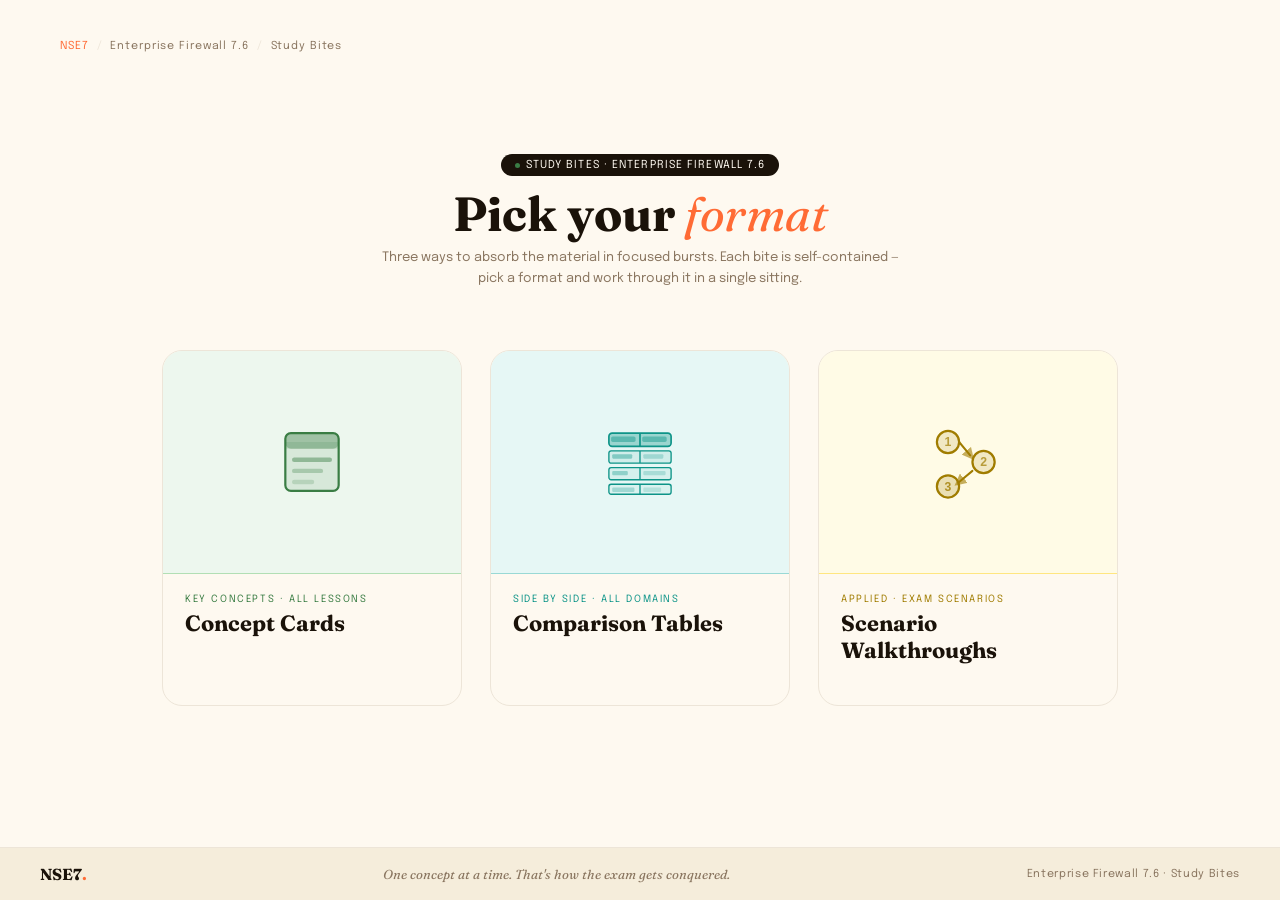
<file: pages/enterprise-firewall-study-bites-hub.html>
<!DOCTYPE html>
<html lang="en">
<head><script>if(sessionStorage.getItem('pt')){document.documentElement.classList.add('pt-init')}</script>
<meta charset="UTF-8">
<meta name="viewport" content="width=device-width, initial-scale=1.0">
<title>Enterprise Firewall 7.6 — Study Bites</title>
<link href="https://fonts.googleapis.com/css2?family=Fraunces:ital,wght@0,600;0,700;1,400&family=Epilogue:wght@300;400;500;600&display=swap" rel="stylesheet">
<link rel="stylesheet" href="../assets/template.css">
<style>
  body {
    min-height: 100vh;
    display: flex;
    flex-direction: column;
    align-items: center;
    justify-content: center;
    background: var(--cream);
    padding: 40px 20px 80px;
  }

  .breadcrumb-wrap {
    position: absolute;
    top: 40px;
    left: 60px;
  }

  .page-title {
    text-align: center;
    margin-bottom: 48px;
  }
  .page-title .day-badge { display: inline-flex; margin-bottom: 14px; }
  .page-title .day-badge-dot { background: #3a7d44; }
  .page-title h1 { font-size: 48px; }
  .page-title p {
    font-size: 13px;
    color: var(--ink-muted);
    margin-top: 10px;
    line-height: 1.6;
    max-width: 520px;
    margin-left: auto;
    margin-right: auto;
  }

  .card-row {
    display: flex;
    gap: 28px;
    flex-wrap: wrap;
    justify-content: center;
  }

  /* ── HUB CARD BASE ── */
  .hub-card {
    width: 300px;
    background: var(--cream);
    border: 1px solid var(--border);
    border-radius: 20px;
    overflow: hidden;
    text-decoration: none;
    display: flex;
    flex-direction: column;
    position: relative;
    transition: transform 0.5s cubic-bezier(0.34, 1.56, 0.64, 1),
                box-shadow 0.4s ease,
                border-color 0.3s ease;
  }

  /* shine sweep */
  .hub-card::before {
    content: '';
    position: absolute;
    top: 0; left: -80%;
    width: 50%; height: 100%;
    background: linear-gradient(to right, transparent, rgba(255,255,255,0.22) 50%, transparent);
    transform: skewX(-15deg);
    pointer-events: none;
    z-index: 2;
  }
  .hub-card:hover::before { animation: card-shine 0.55s ease forwards; }
  @keyframes card-shine { to { left: 160%; } }

  /* ── PER-CARD HOVER ── */
  .hub-card.type-concept:hover {
    transform: translateY(-22px) scale(1.05) rotate(-1.5deg);
    box-shadow: 0 32px 64px rgba(58,125,68,0.3), 0 0 0 2px #b2dfb4;
    border-color: #b2dfb4;
  }
  .hub-card.type-compare:hover {
    transform: translateY(-22px) scale(1.05) rotate(2deg);
    box-shadow: 0 32px 64px rgba(13,148,136,0.3), 0 0 0 2px #99d9d5;
    border-color: #99d9d5;
  }
  .hub-card.type-scenarios:hover {
    transform: translateY(-22px) scale(1.05) rotate(-2deg);
    box-shadow: 0 32px 64px rgba(160,124,0,0.28), 0 0 0 2px #ffe680;
    border-color: #ffe680;
  }

  /* image tints on hover */
  .hub-card .card-img { transition: background 0.3s ease; overflow: hidden; }
  .hub-card.type-concept:hover   .card-img { background: #c6e6ca; }
  .hub-card.type-compare:hover   .card-img { background: #b3e8e5; }
  .hub-card.type-scenarios:hover .card-img { background: #fff0a0; }

  /* arrow nudge */
  .hub-card:hover .card-arrow svg {
    animation: arrow-nudge 0.35s cubic-bezier(0.34, 1.56, 0.64, 1) 0.1s both;
  }
  @keyframes arrow-nudge { to { transform: translateX(5px); } }

  /* ── SVG ICON ANIMATIONS ── */
  .hub-card.type-concept:hover .concept-icon {
    animation: concept-rise 0.5s cubic-bezier(0.34, 1.56, 0.64, 1) forwards;
  }
  @keyframes concept-rise { to { transform: translateY(-5px); } }

  .hub-card.type-compare:hover .compare-icon {
    animation: compare-rise 0.5s cubic-bezier(0.34, 1.56, 0.64, 1) forwards;
  }
  @keyframes compare-rise { to { transform: translateY(-5px); } }

  .hub-card.type-scenarios:hover .scenario-icon {
    animation: scenario-drift 0.5s cubic-bezier(0.34, 1.56, 0.64, 1) forwards;
  }
  @keyframes scenario-drift { to { transform: translateX(3px); } }

  /* ── CARD IMAGE AREA ── */
  .card-img {
    width: 100%;
    aspect-ratio: 4 / 3;
    border-bottom: 1px solid var(--border);
    display: flex;
    align-items: center;
    justify-content: center;
  }
  .hub-card.type-concept   .card-img { background: #edf7ee; border-bottom-color: #b2dfb4; }
  .hub-card.type-compare   .card-img { background: #e6f7f5; border-bottom-color: #99d9d5; }
  .hub-card.type-scenarios .card-img { background: #fffbe6; border-bottom-color: #ffe680; }
  .card-img svg { width: 80px; height: 80px; }

  /* ── CARD BODY ── */
  .card-body {
    padding: 20px 22px 24px;
    flex: 1;
    display: flex;
    flex-direction: column;
    gap: 6px;
  }
  .card-label {
    font-size: 10px;
    letter-spacing: 0.16em;
  }
  .hub-card.type-concept   .card-label { color: #3a7d44; }
  .hub-card.type-compare   .card-label { color: #0d9488; }
  .hub-card.type-scenarios .card-label { color: #a07c00; }

  .card-name {
    font-family: 'Fraunces', serif;
    font-size: 22px;
    font-weight: 700;
    color: var(--ink);
    line-height: 1.2;
  }
  .card-desc {
    font-size: 12px;
    color: var(--ink-muted);
    line-height: 1.65;
    max-height: 0;
    overflow: hidden;
    opacity: 0;
    margin-top: 0;
    transition: max-height 0.35s ease, opacity 0.25s ease, margin-top 0.3s ease;
  }
  .hub-card:hover .card-desc {
    max-height: 120px;
    opacity: 1;
    margin-top: 4px;
  }
  .card-meta {
    display: flex;
    gap: 6px;
    flex-wrap: wrap;
    max-height: 0;
    overflow: hidden;
    opacity: 0;
    margin-top: 0;
    transition: max-height 0.3s ease, opacity 0.25s ease, margin-top 0.3s ease;
  }
  .hub-card:hover .card-meta {
    max-height: 60px;
    opacity: 1;
    margin-top: 8px;
  }
  .card-pill {
    font-size: 10px;
    padding: 2px 9px;
    border-radius: 20px;
    letter-spacing: 0.06em;
    border: 1px solid var(--border);
    color: var(--ink-muted);
    background: var(--cream-dark);
  }
  .card-arrow {
    display: inline-flex;
    align-items: center;
    gap: 6px;
    font-size: 11px;
    font-weight: 600;
    letter-spacing: 0.08em;
    max-height: 0;
    overflow: hidden;
    opacity: 0;
    margin-top: 0;
    transition: max-height 0.3s ease, opacity 0.25s ease, margin-top 0.3s ease;
  }
  .hub-card:hover .card-arrow {
    max-height: 40px;
    opacity: 1;
    margin-top: 8px;
  }
  .hub-card.type-concept   .card-arrow { color: #3a7d44; }
  .hub-card.type-compare   .card-arrow { color: #0d9488; }
  .hub-card.type-scenarios .card-arrow { color: #a07c00; }
</style>
</head>
<body>

<div class="breadcrumb-wrap">
  <div class="breadcrumb">
    <a href="../index.html">NSE7</a>
    <span class="breadcrumb-sep">/</span>
    <span>Enterprise Firewall 7.6</span>
    <span class="breadcrumb-sep">/</span>
    <span>Study Bites</span>
  </div>
</div>

<div class="page-title">
  <div class="day-badge">
    <span class="day-badge-dot"></span>
    STUDY BITES · ENTERPRISE FIREWALL 7.6
  </div>
  <h1>Pick your <em>format</em></h1>
  <p>Three ways to absorb the material in focused bursts. Each bite is self-contained — pick a format and work through it in a single sitting.</p>
</div>

<div class="card-row">

  <!-- Concept Cards -->
  <a class="hub-card type-concept" href="#">
    <div class="card-img">
      <svg viewBox="0 0 72 72" fill="none" xmlns="http://www.w3.org/2000/svg">
        <g class="concept-icon">
          <rect x="12" y="10" width="48" height="52" rx="5" fill="#3a7d44" fill-opacity="0.12" stroke="#3a7d44" stroke-width="2"/>
          <rect x="12" y="10" width="48" height="14" rx="5" fill="#3a7d44" fill-opacity="0.35"/>
          <rect x="12" y="18" width="48" height="6" fill="#3a7d44" fill-opacity="0.15"/>
          <rect x="18" y="32" width="36" height="4" rx="2" fill="#3a7d44" fill-opacity="0.45"/>
          <rect x="18" y="42" width="28" height="4" rx="2" fill="#3a7d44" fill-opacity="0.3"/>
          <rect x="18" y="52" width="20" height="4" rx="2" fill="#3a7d44" fill-opacity="0.2"/>
        </g>
      </svg>
    </div>
    <div class="card-body">
      <div class="card-label">KEY CONCEPTS · ALL LESSONS</div>
      <div class="card-name">Concept Cards</div>
      <div class="card-desc">One key concept per card — clear explanation, why it matters, and the exam-critical insight to hold onto.</div>
      <div class="card-meta">
        <span class="card-pill">All lessons</span>
        <span class="card-pill">10 min each</span>
        <span class="card-pill">Deep focus</span>
      </div>
      <div class="card-arrow">
        Open Concept Cards
        <svg width="14" height="14" viewBox="0 0 14 14" fill="none" stroke="currentColor" stroke-width="2" stroke-linecap="round" stroke-linejoin="round"><path d="M3 7h8M7 3l4 4-4 4"/></svg>
      </div>
    </div>
  </a>

  <!-- Comparison Tables -->
  <a class="hub-card type-compare" href="#">
    <div class="card-img">
      <svg viewBox="0 0 72 72" fill="none" xmlns="http://www.w3.org/2000/svg">
        <g class="compare-icon">
          <!-- header row -->
          <rect x="8" y="10" width="56" height="12" rx="3" fill="#0d9488" fill-opacity="0.35" stroke="#0d9488" stroke-width="1.5"/>
          <line x1="36" y1="10" x2="36" y2="22" stroke="#0d9488" stroke-width="1.5"/>
          <rect x="10" y="13" width="22" height="5" rx="1.5" fill="#0d9488" fill-opacity="0.45"/>
          <rect x="38" y="13" width="22" height="5" rx="1.5" fill="#0d9488" fill-opacity="0.45"/>
          <!-- row 1 -->
          <rect x="8" y="26" width="56" height="11" rx="2" fill="#0d9488" fill-opacity="0.1" stroke="#0d9488" stroke-width="1.2"/>
          <line x1="36" y1="26" x2="36" y2="37" stroke="#0d9488" stroke-width="1.2"/>
          <rect x="11" y="29" width="18" height="4" rx="1" fill="#0d9488" fill-opacity="0.4"/>
          <rect x="39" y="29" width="18" height="4" rx="1" fill="#0d9488" fill-opacity="0.25"/>
          <!-- row 2 -->
          <rect x="8" y="41" width="56" height="11" rx="2" fill="#0d9488" fill-opacity="0.08" stroke="#0d9488" stroke-width="1.2"/>
          <line x1="36" y1="41" x2="36" y2="52" stroke="#0d9488" stroke-width="1.2"/>
          <rect x="11" y="44" width="14" height="4" rx="1" fill="#0d9488" fill-opacity="0.35"/>
          <rect x="39" y="44" width="20" height="4" rx="1" fill="#0d9488" fill-opacity="0.22"/>
          <!-- row 3 -->
          <rect x="8" y="56" width="56" height="9" rx="2" fill="#0d9488" fill-opacity="0.06" stroke="#0d9488" stroke-width="1.2"/>
          <line x1="36" y1="56" x2="36" y2="65" stroke="#0d9488" stroke-width="1.2"/>
          <rect x="11" y="59" width="20" height="4" rx="1" fill="#0d9488" fill-opacity="0.28"/>
          <rect x="39" y="59" width="16" height="4" rx="1" fill="#0d9488" fill-opacity="0.18"/>
        </g>
      </svg>
    </div>
    <div class="card-body">
      <div class="card-label">SIDE BY SIDE · ALL DOMAINS</div>
      <div class="card-name">Comparison Tables</div>
      <div class="card-desc">Every "A vs B" the exam loves — feature grids, mode differences, and protocol comparisons in clean table form.</div>
      <div class="card-meta">
        <span class="card-pill">All domains</span>
        <span class="card-pill">Visual</span>
        <span class="card-pill">Exam weight</span>
      </div>
      <div class="card-arrow">
        Open Comparisons
        <svg width="14" height="14" viewBox="0 0 14 14" fill="none" stroke="currentColor" stroke-width="2" stroke-linecap="round" stroke-linejoin="round"><path d="M3 7h8M7 3l4 4-4 4"/></svg>
      </div>
    </div>
  </a>

  <!-- Scenario Walkthroughs -->
  <a class="hub-card type-scenarios" href="#">
    <div class="card-img">
      <svg viewBox="0 0 72 72" fill="none" xmlns="http://www.w3.org/2000/svg">
        <g class="scenario-icon">
          <!-- step 1 -->
          <circle cx="18" cy="18" r="10" fill="#a07c00" fill-opacity="0.15" stroke="#a07c00" stroke-width="2"/>
          <text x="18" y="22" text-anchor="middle" font-size="11" font-weight="700" fill="#a07c00" fill-opacity="0.7" font-family="sans-serif">1</text>
          <!-- arrow 1→2 -->
          <path d="M28 18 L38 30" stroke="#a07c00" stroke-width="1.8" stroke-linecap="round" marker-end="url(#arr1)"/>
          <!-- step 2 -->
          <circle cx="50" cy="36" r="10" fill="#a07c00" fill-opacity="0.15" stroke="#a07c00" stroke-width="2"/>
          <text x="50" y="40" text-anchor="middle" font-size="11" font-weight="700" fill="#a07c00" fill-opacity="0.7" font-family="sans-serif">2</text>
          <!-- arrow 2→3 -->
          <path d="M40 44 L28 54" stroke="#a07c00" stroke-width="1.8" stroke-linecap="round" marker-end="url(#arr2)"/>
          <!-- step 3 -->
          <circle cx="18" cy="58" r="10" fill="#a07c00" fill-opacity="0.22" stroke="#a07c00" stroke-width="2"/>
          <text x="18" y="62" text-anchor="middle" font-size="11" font-weight="700" fill="#a07c00" fill-opacity="0.8" font-family="sans-serif">3</text>
          <defs>
            <marker id="arr1" markerWidth="6" markerHeight="6" refX="3" refY="3" orient="auto">
              <path d="M0 0 L6 3 L0 6 Z" fill="#a07c00" fill-opacity="0.6"/>
            </marker>
            <marker id="arr2" markerWidth="6" markerHeight="6" refX="3" refY="3" orient="auto">
              <path d="M0 0 L6 3 L0 6 Z" fill="#a07c00" fill-opacity="0.6"/>
            </marker>
          </defs>
        </g>
      </svg>
    </div>
    <div class="card-body">
      <div class="card-label">APPLIED · EXAM SCENARIOS</div>
      <div class="card-name">Scenario Walkthroughs</div>
      <div class="card-desc">Real-world deployment scenarios told step by step — the kind of context that makes the difference in scenario-based exam questions.</div>
      <div class="card-meta">
        <span class="card-pill">Scenario style</span>
        <span class="card-pill">All domains</span>
        <span class="card-pill">Exam traps</span>
      </div>
      <div class="card-arrow">
        Open Scenarios
        <svg width="14" height="14" viewBox="0 0 14 14" fill="none" stroke="currentColor" stroke-width="2" stroke-linecap="round" stroke-linejoin="round"><path d="M3 7h8M7 3l4 4-4 4"/></svg>
      </div>
    </div>
  </a>

</div>

<footer style="position:fixed;bottom:0;left:0;right:0;padding:16px 40px;border-top:1px solid var(--border);background:var(--cream-dark);display:flex;justify-content:space-between;align-items:center;">
  <div class="footer-left">NSE7<span style="color:var(--orange)">.</span></div>
  <span style="font-family:'Fraunces',serif;font-size:13px;font-style:italic;color:var(--ink-muted);">One concept at a time. That's how the exam gets conquered.</span>
  <div class="footer-right" style="font-size:11px;color:var(--ink-muted);letter-spacing:0.06em;">Enterprise Firewall 7.6 · Study Bites</div>
</footer>

<script src="../assets/transitions.js"></script>
</body>
</html>
</file>
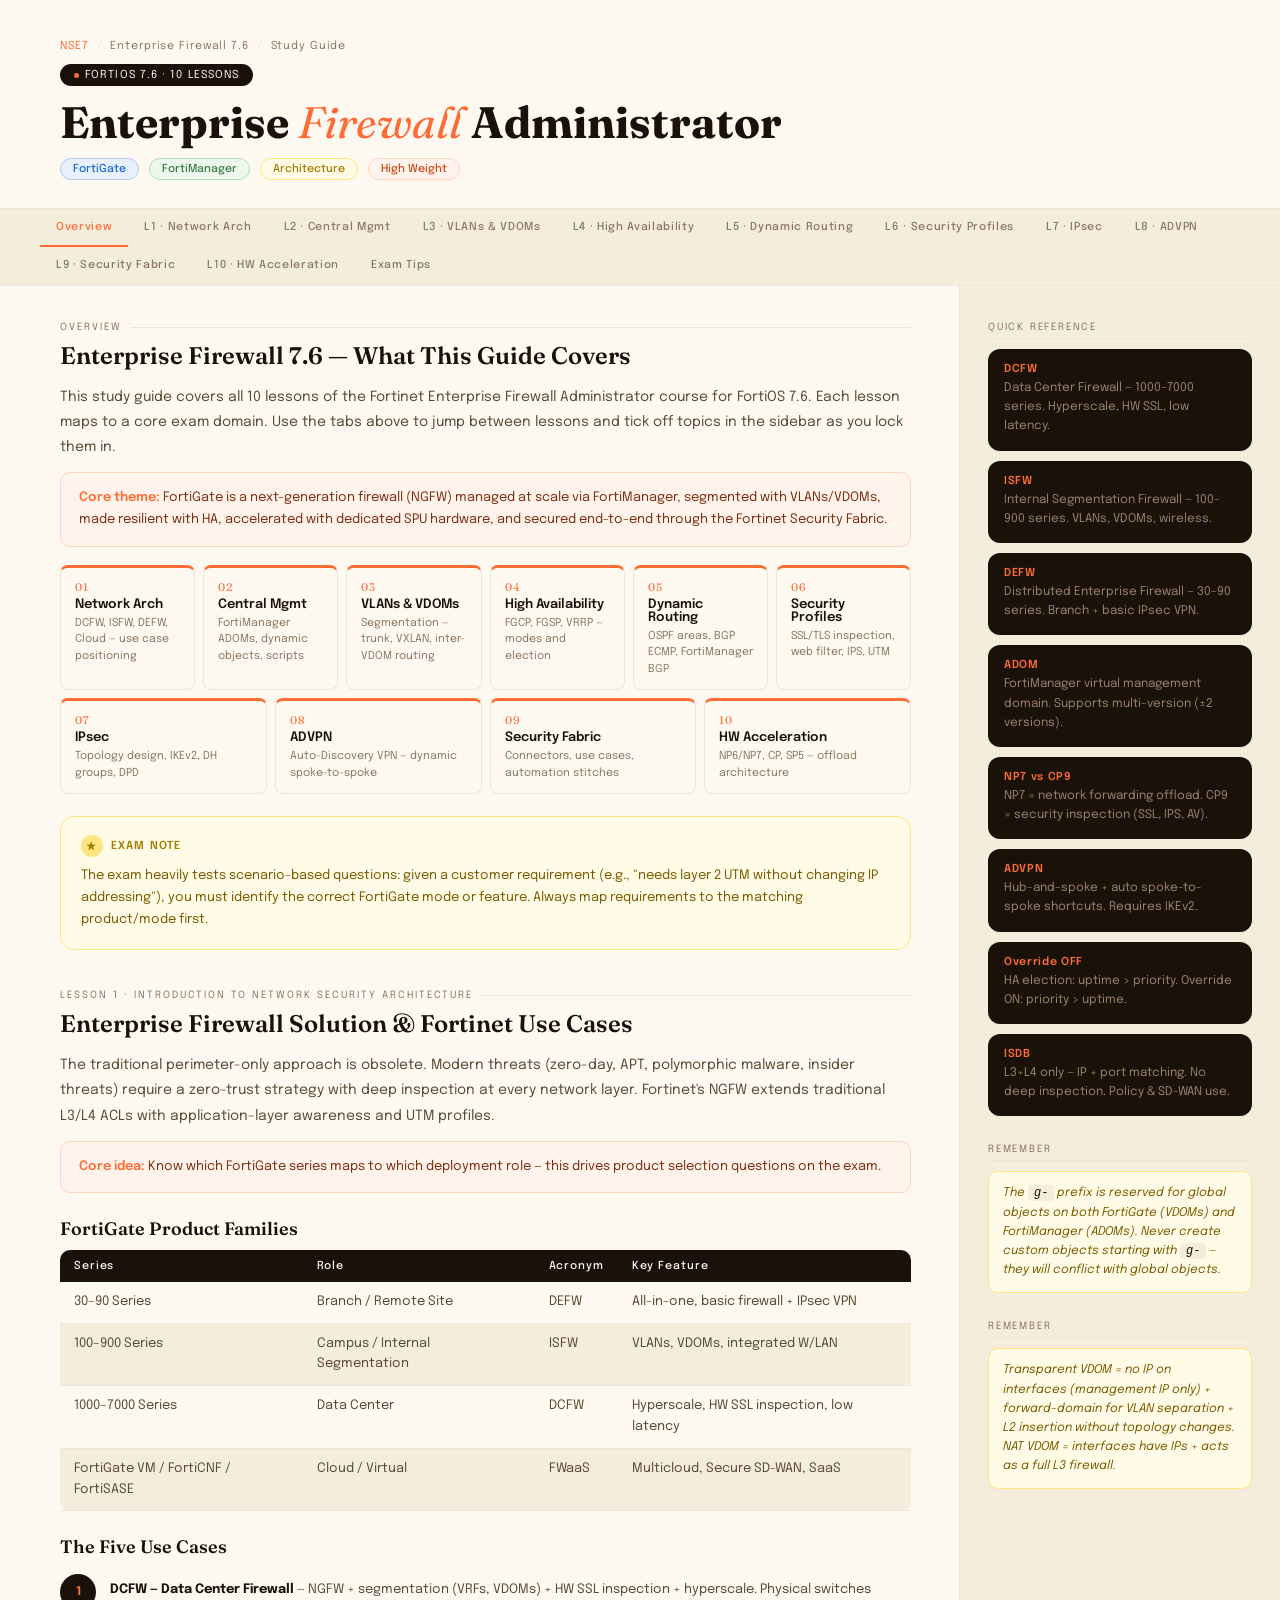
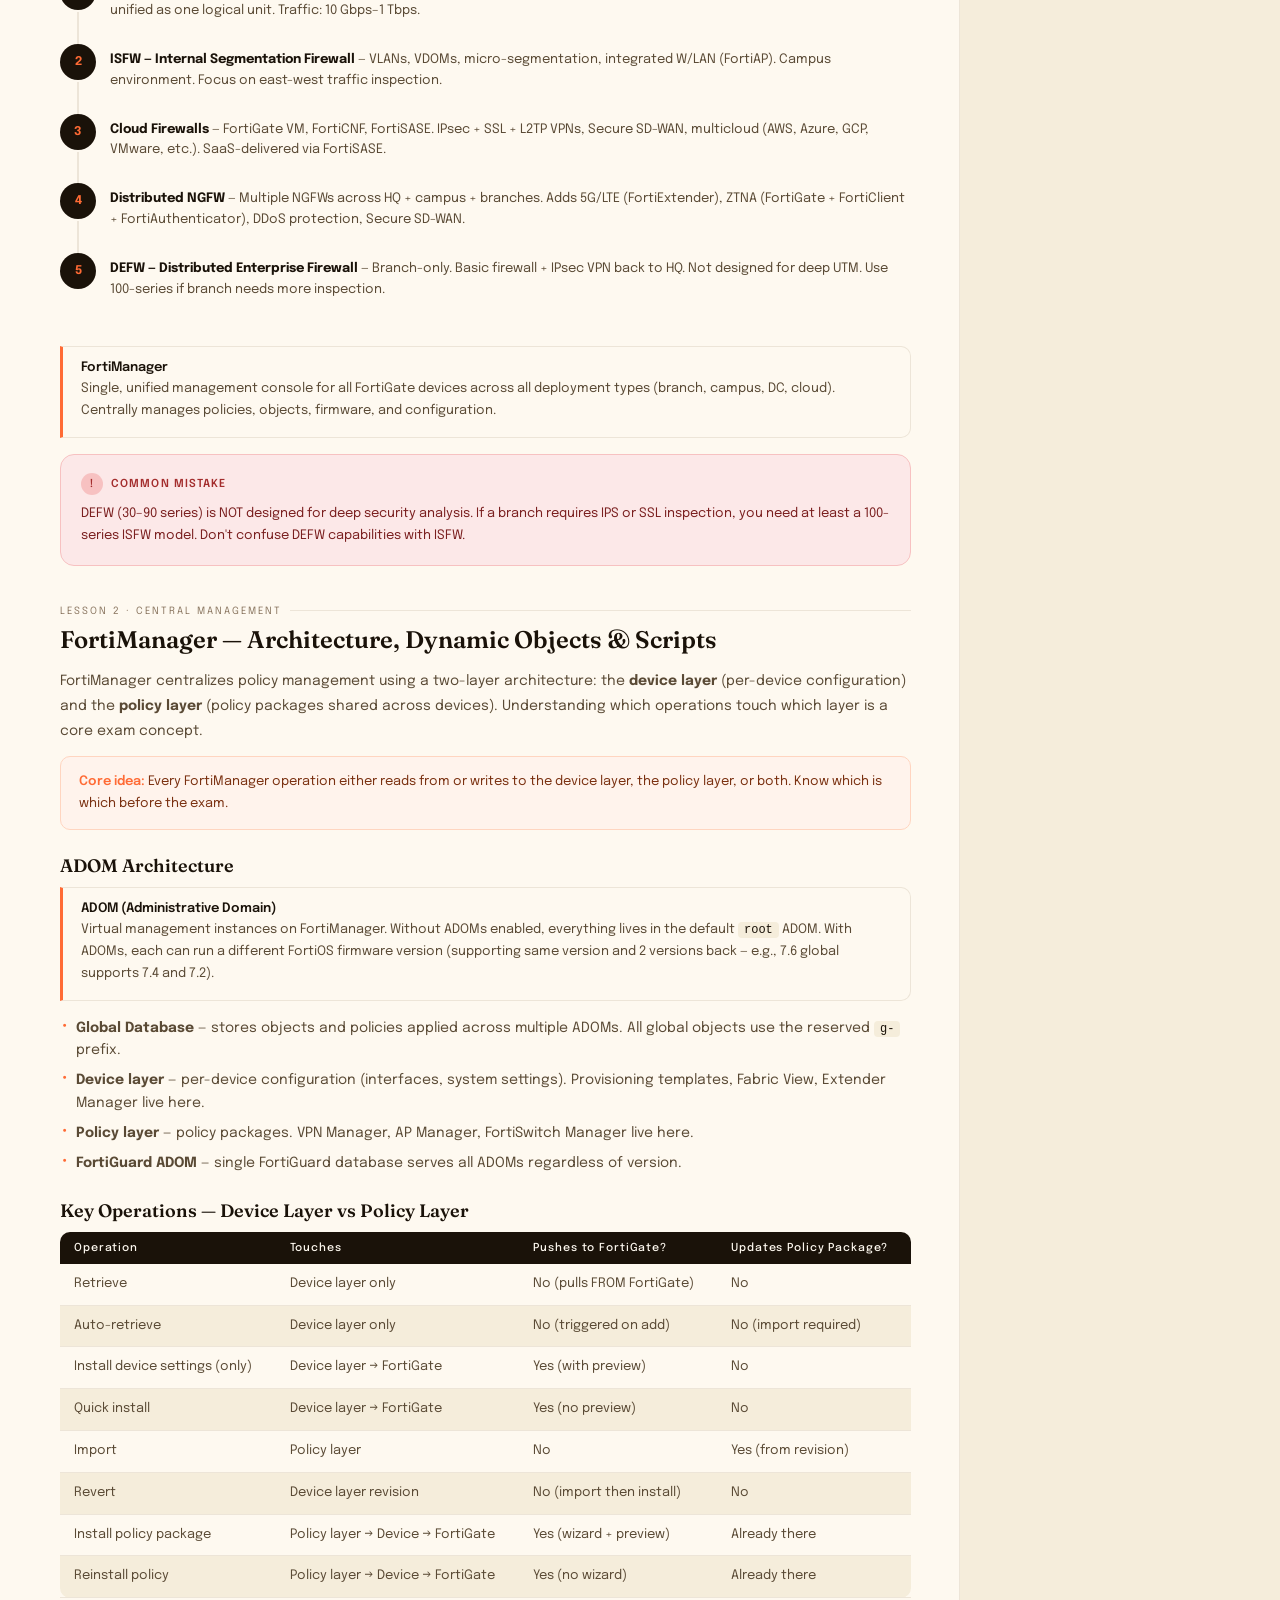
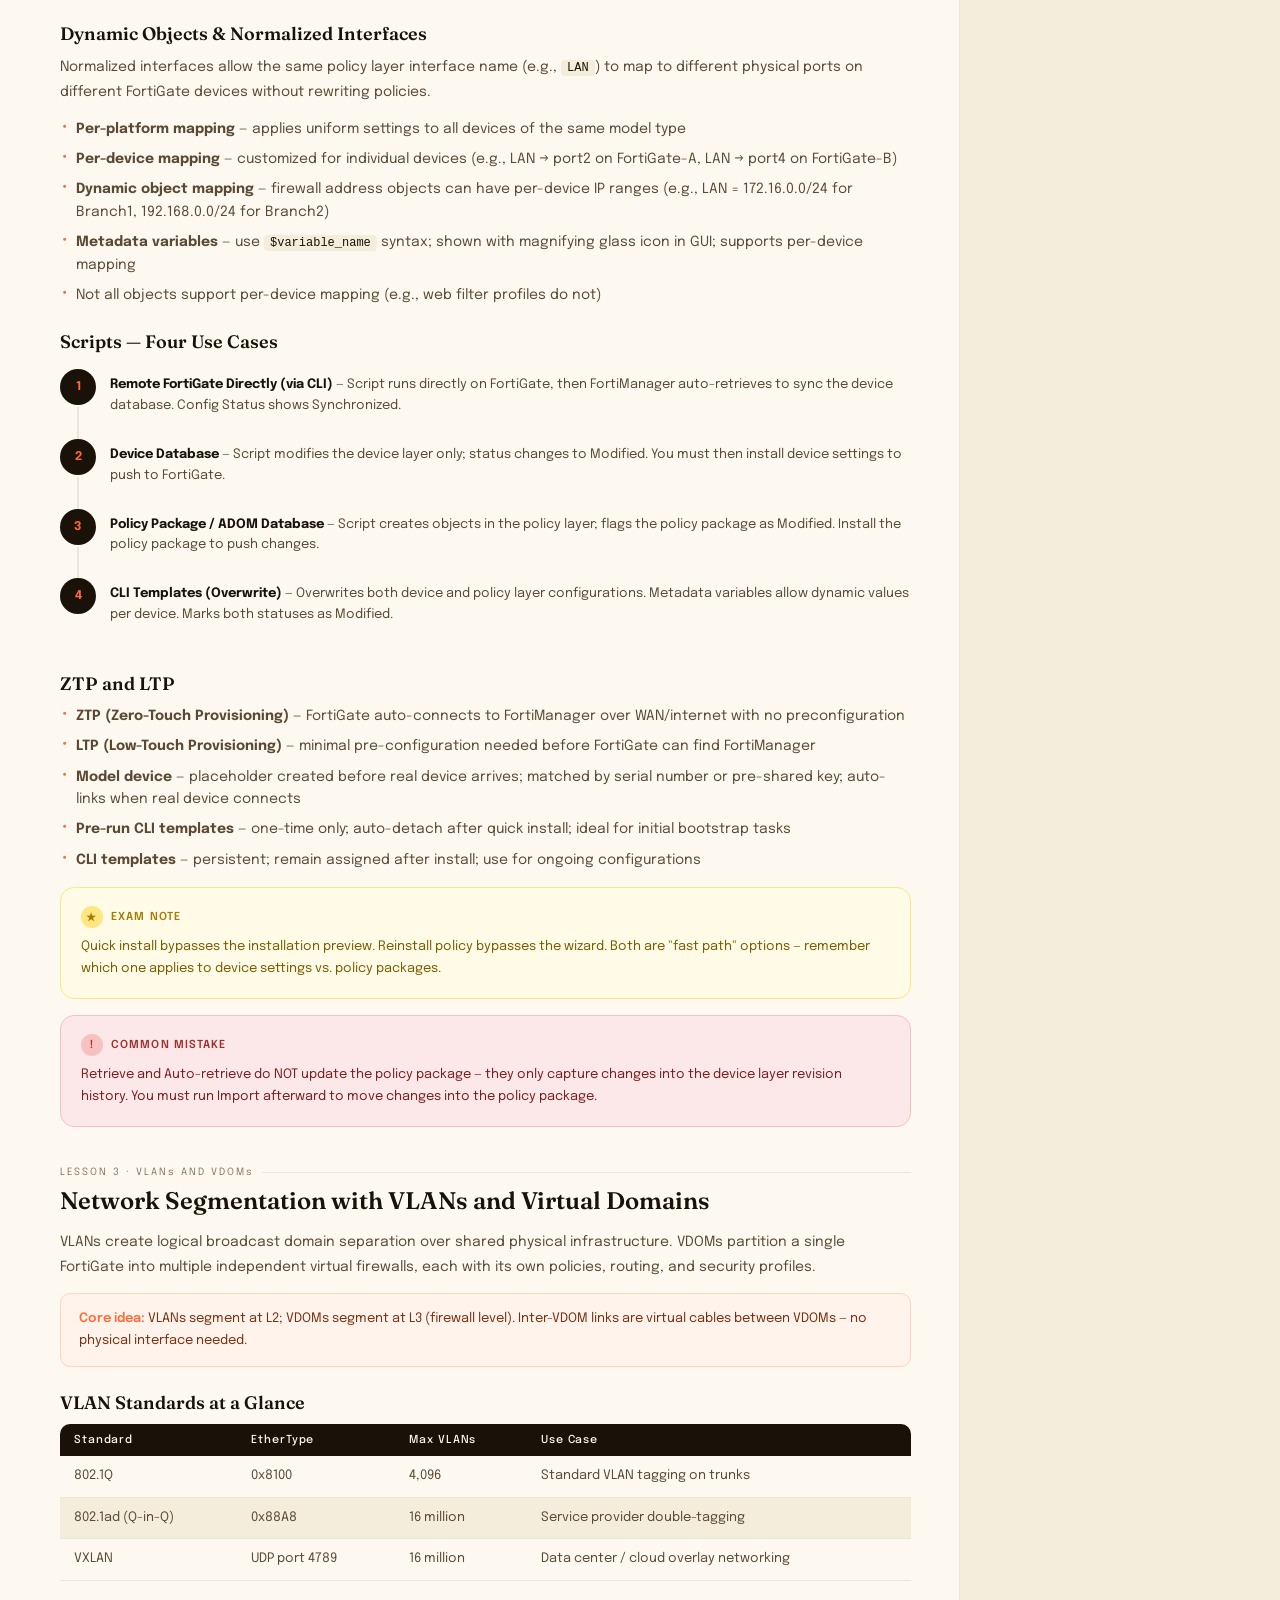
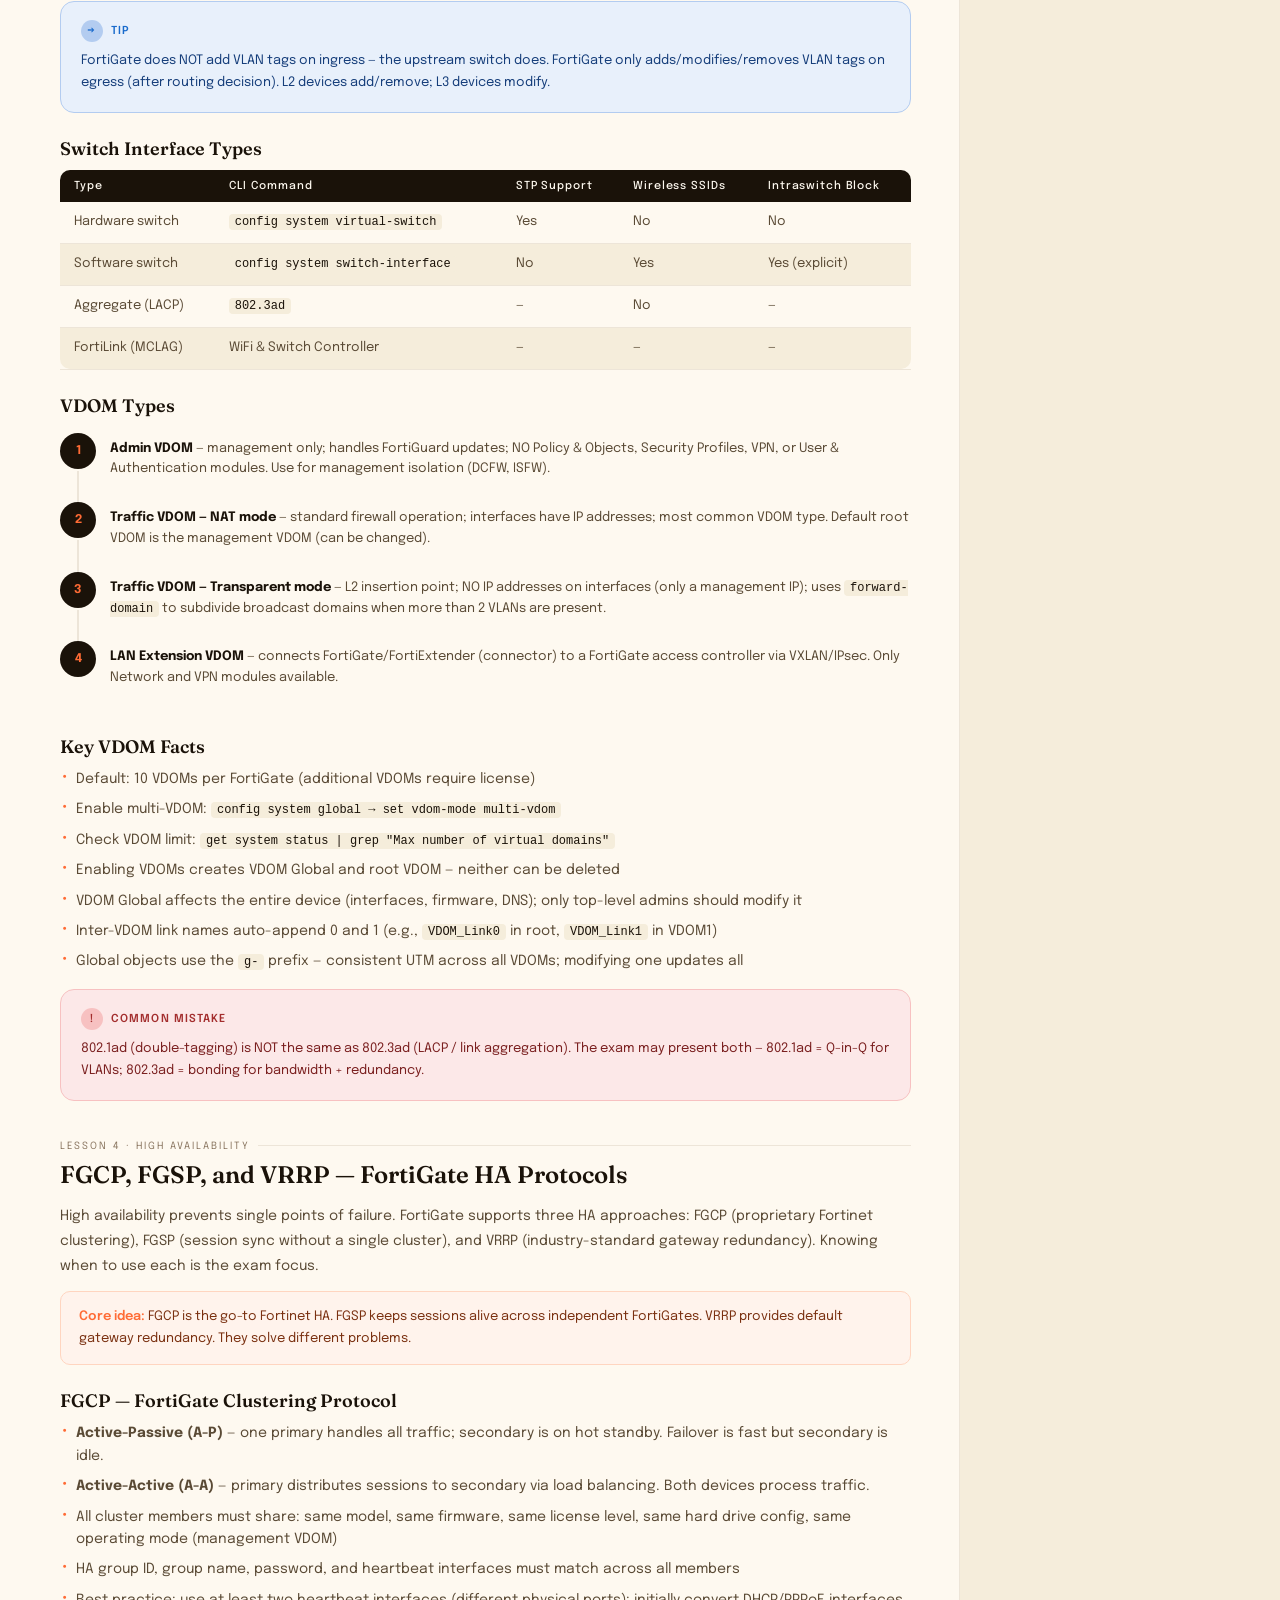
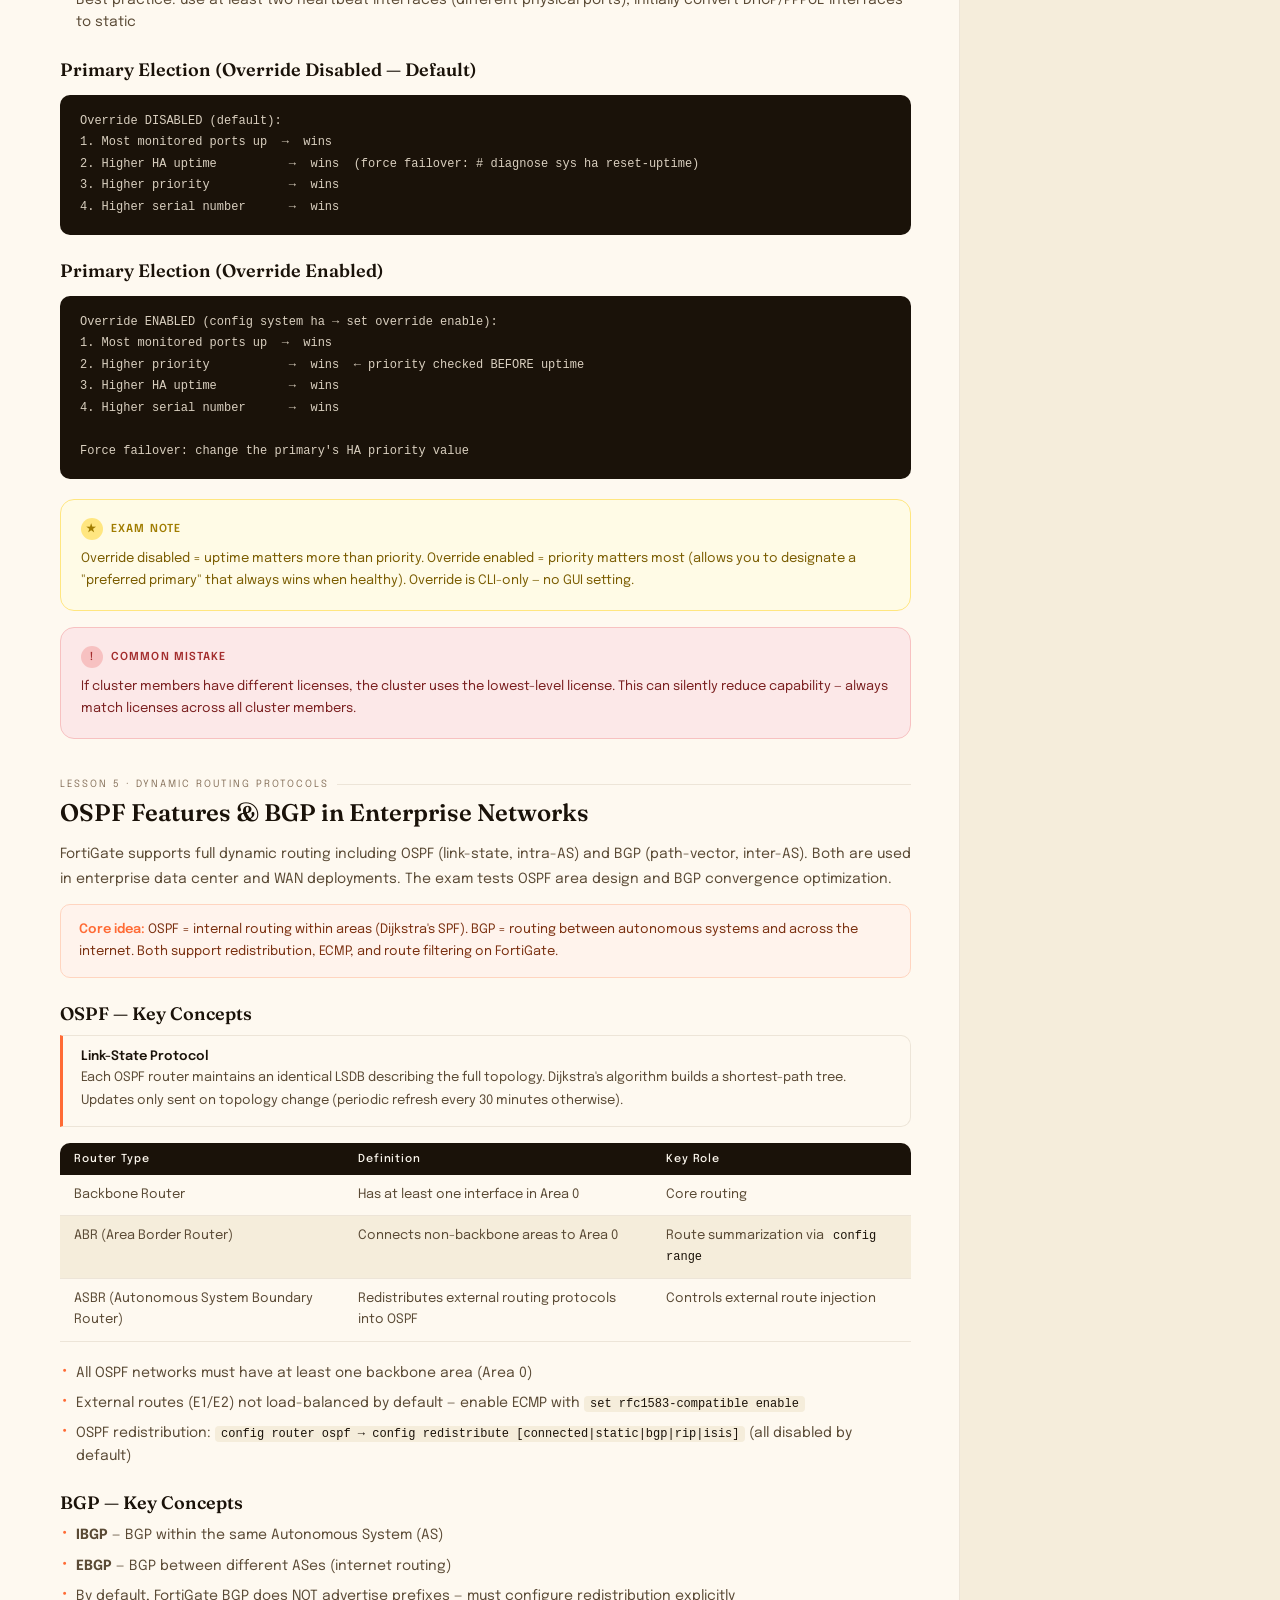
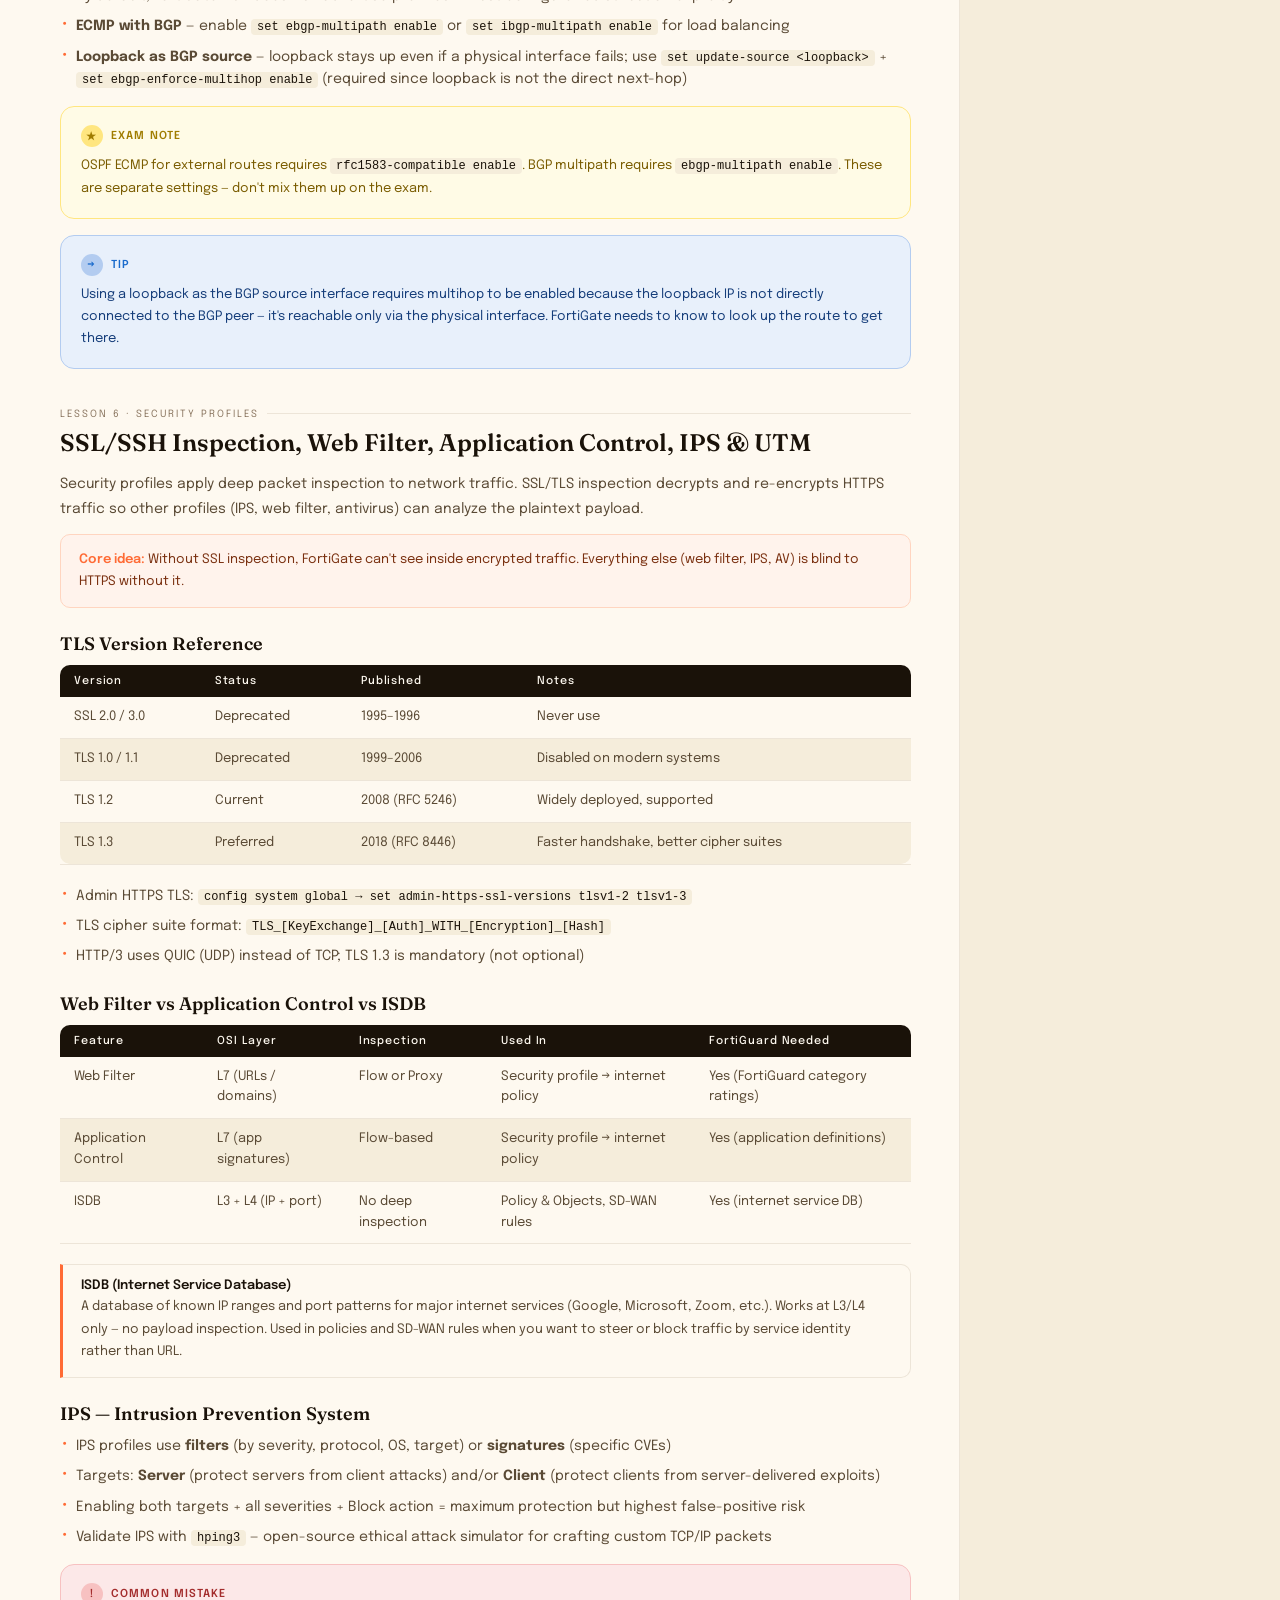
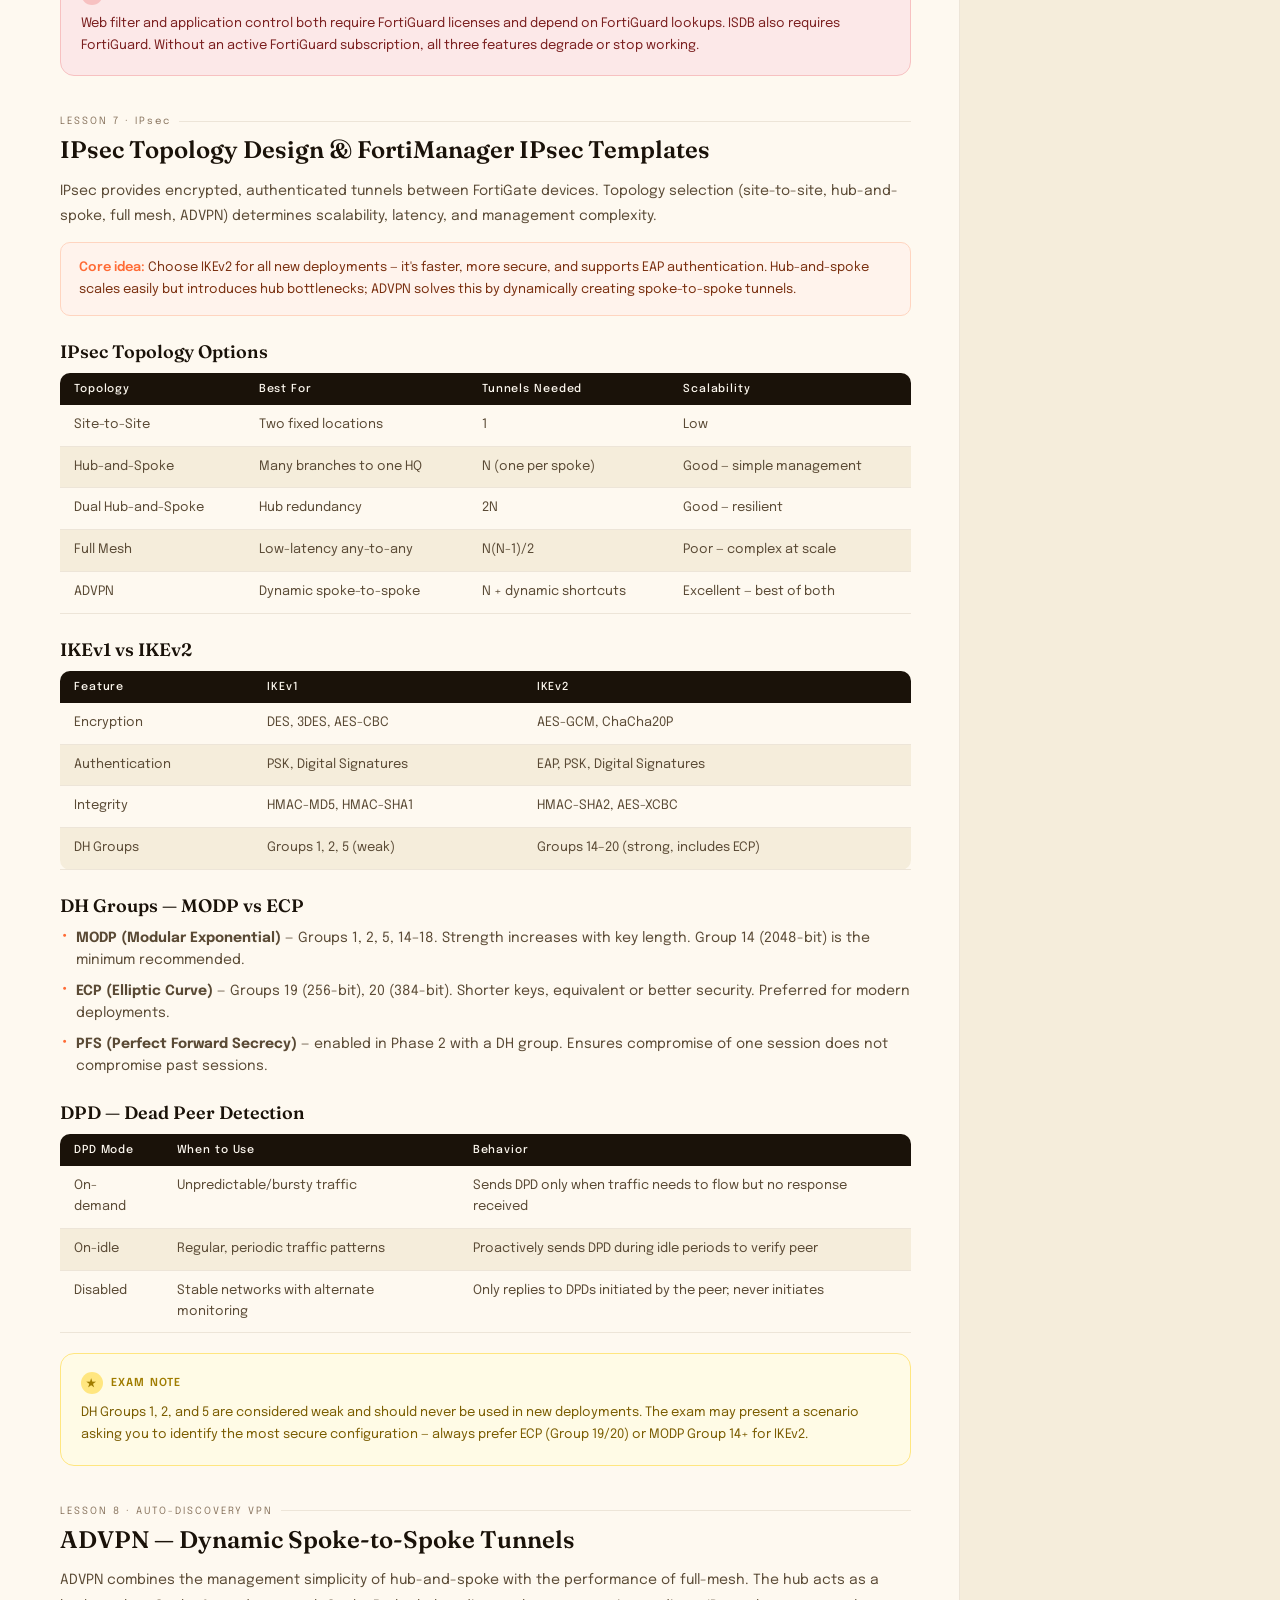
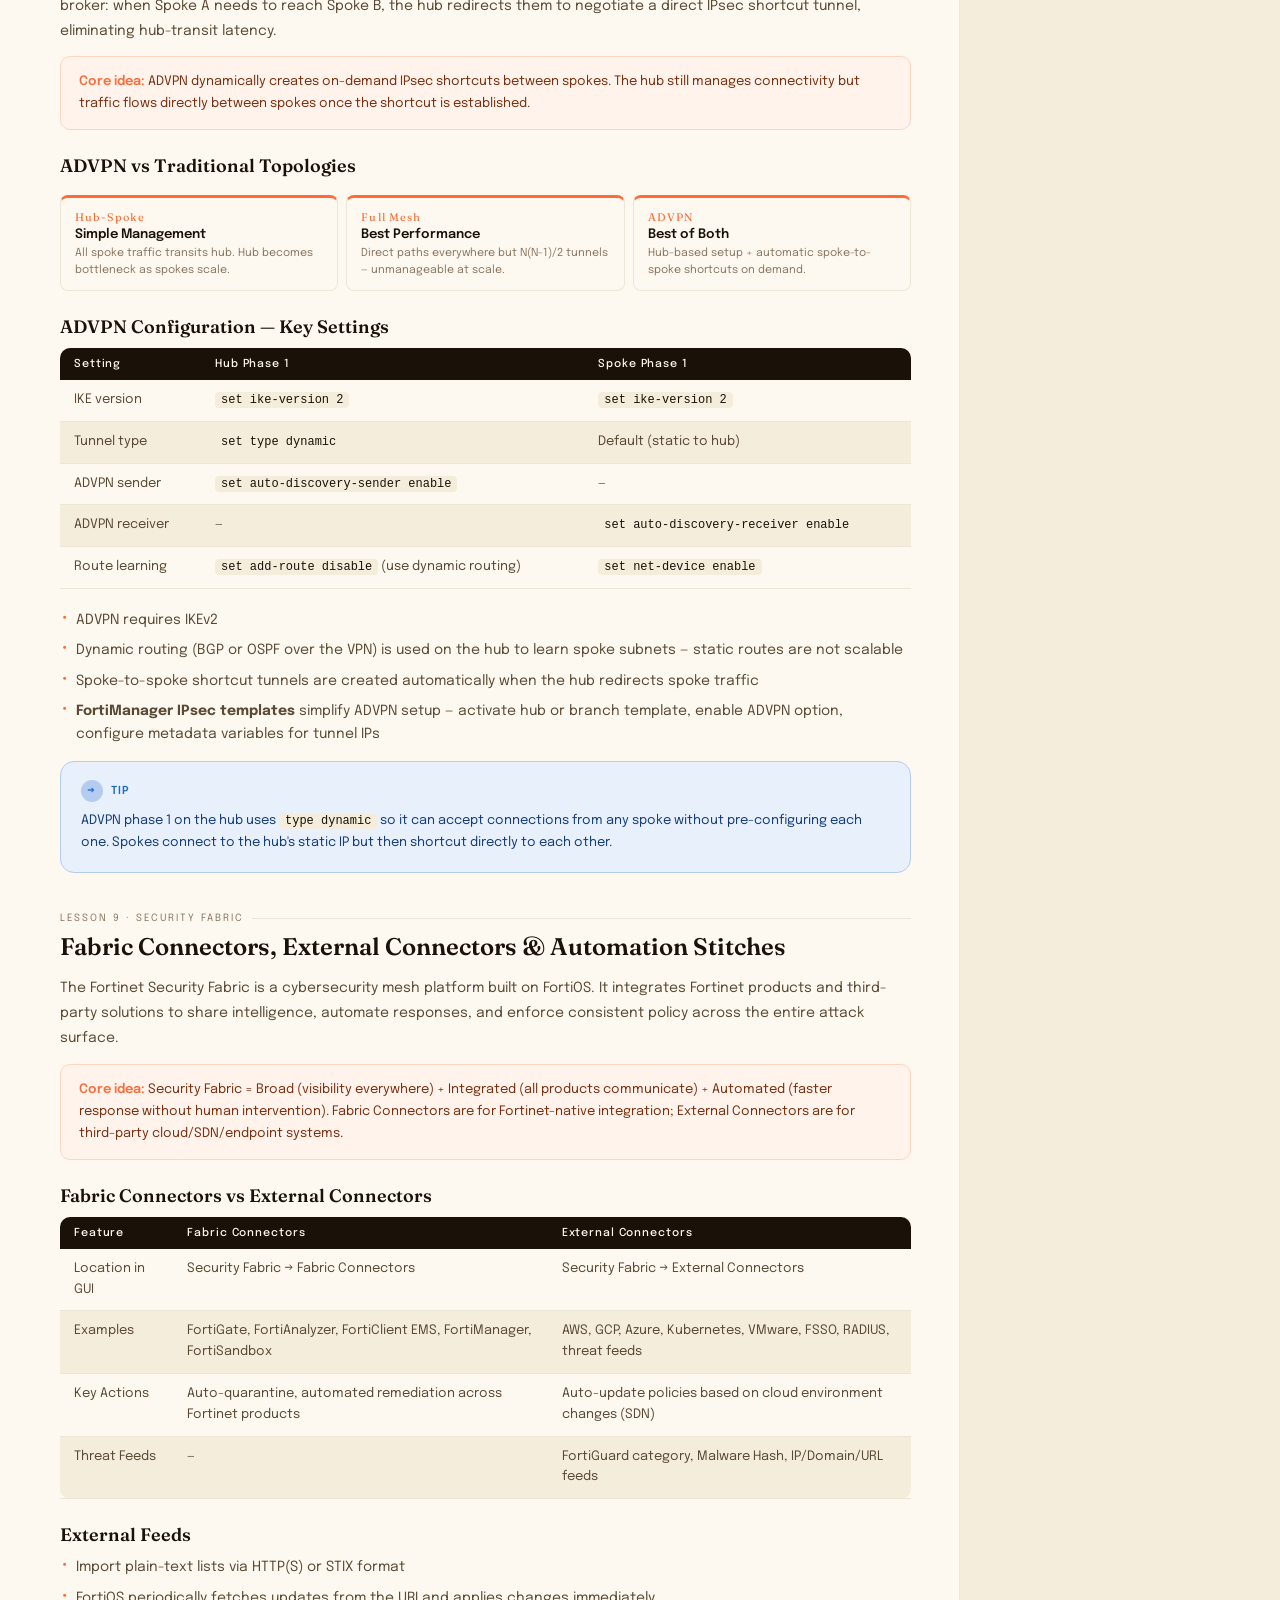
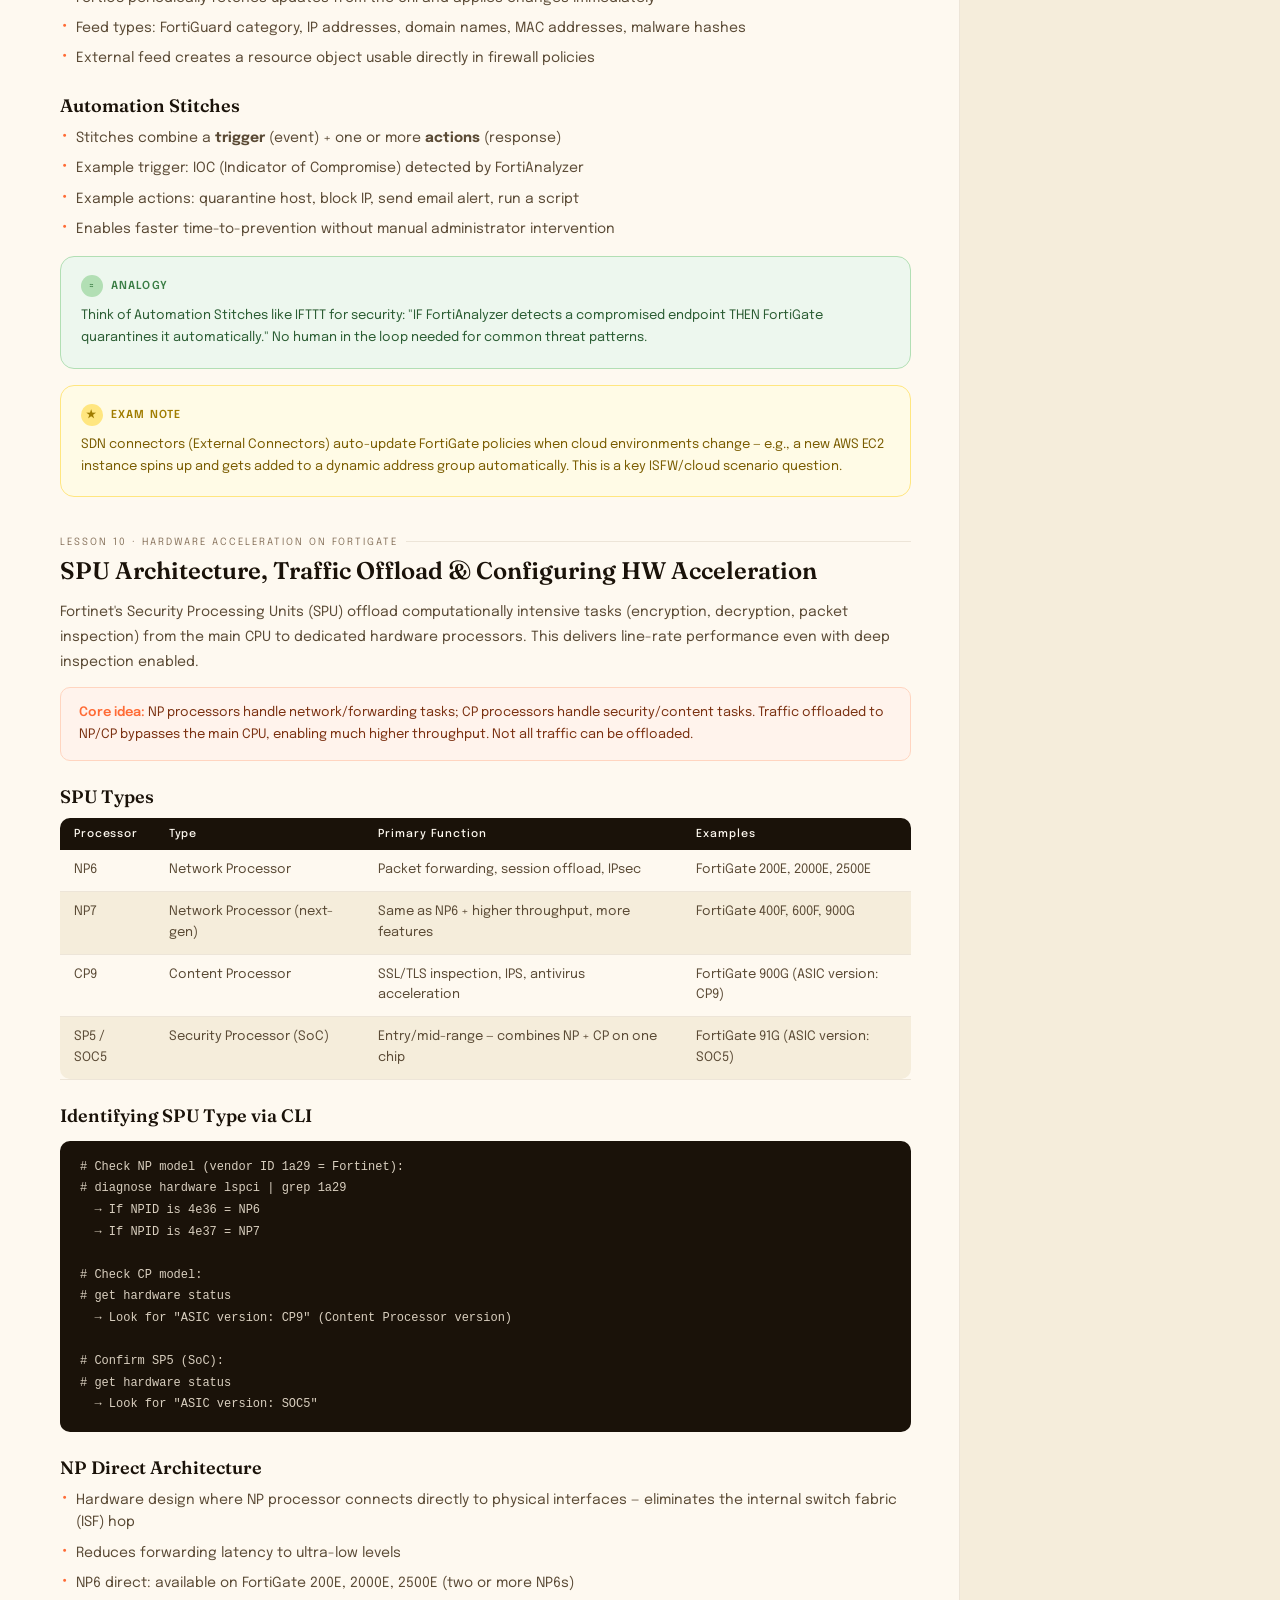
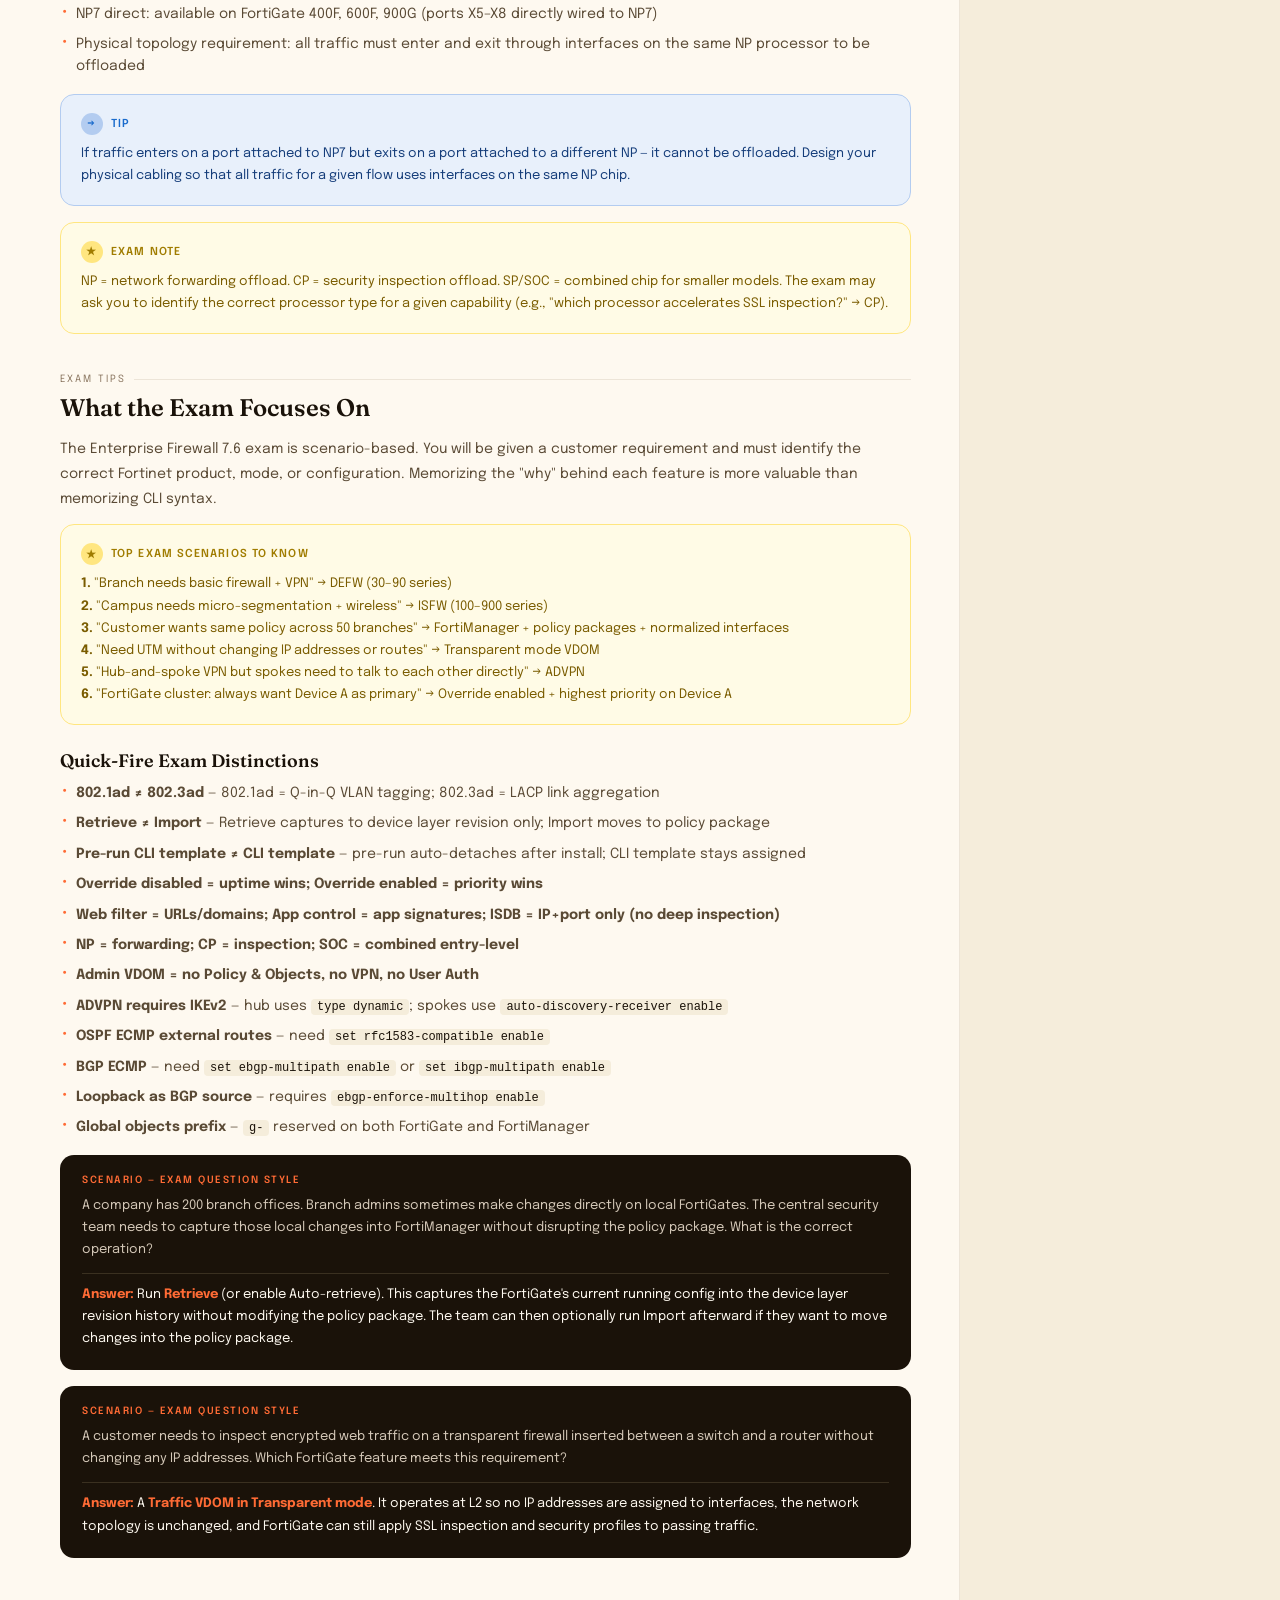
<file: pages/enterprise-firewall-study-guide.html>
<!DOCTYPE html>
<html lang="en">
<head><script>if(sessionStorage.getItem('pt')){document.documentElement.classList.add('pt-init')}</script>
<meta charset="UTF-8">
<meta name="viewport" content="width=device-width, initial-scale=1.0">
<title>Enterprise Firewall 7.6 — Administrator Study Guide</title>
<link href="https://fonts.googleapis.com/css2?family=Fraunces:ital,wght@0,600;0,700;1,400&family=Epilogue:wght@300;400;500;600&display=swap" rel="stylesheet">
<link rel="stylesheet" href="../assets/template.css">
<style>
  .section-nav { flex-wrap: wrap; padding: 0 40px; }
  .nav-tab { padding: 12px 16px; font-size: 11px; }
  .lesson-badge {
    display: inline-flex; align-items: center; gap: 5px;
    background: var(--orange); color: white;
    padding: 2px 10px; border-radius: 20px;
    font-size: 10px; font-weight: 600; letter-spacing: 0.06em;
    margin-right: 6px; vertical-align: middle;
  }
  .two-col { display: grid; grid-template-columns: 1fr 1fr; gap: 16px; margin-bottom: 20px; }
  .info-card { background: var(--cream); border: 1px solid var(--border); border-radius: 12px; padding: 16px 18px; }
  .info-card-title { font-size: 11px; font-weight: 600; letter-spacing: 0.1em; color: var(--orange); margin-bottom: 8px; }
  .info-card-body { font-size: 13px; color: var(--ink-soft); line-height: 1.6; }
  @media (max-width: 900px) { .two-col { grid-template-columns: 1fr; } }
</style>
</head>
<body>

<header>
  <div class="header-left">
    <div class="breadcrumb">
      <a href="../index.html">NSE7</a>
      <span class="breadcrumb-sep">/</span>
      <span>Enterprise Firewall 7.6</span>
      <span class="breadcrumb-sep">/</span>
      <span>Study Guide</span>
    </div>
    <div class="day-badge">
      <span class="day-badge-dot"></span>
      FORTIOS 7.6 · 10 LESSONS
    </div>
    <h1>Enterprise <em>Firewall</em> Administrator</h1>
    <div class="header-meta-row">
      <span class="tag tag-zia">FortiGate</span>
      <span class="tag tag-zpa">FortiManager</span>
      <span class="tag tag-arch">Architecture</span>
      <span class="tag tag-weight">High Weight</span>
    </div>
  </div>
</header>

<nav class="section-nav">
  <button class="nav-tab active" onclick="navTo('section-overview', this)">Overview</button>
  <button class="nav-tab" onclick="navTo('section-l1', this)">L1 · Network Arch</button>
  <button class="nav-tab" onclick="navTo('section-l2', this)">L2 · Central Mgmt</button>
  <button class="nav-tab" onclick="navTo('section-l3', this)">L3 · VLANs &amp; VDOMs</button>
  <button class="nav-tab" onclick="navTo('section-l4', this)">L4 · High Availability</button>
  <button class="nav-tab" onclick="navTo('section-l5', this)">L5 · Dynamic Routing</button>
  <button class="nav-tab" onclick="navTo('section-l6', this)">L6 · Security Profiles</button>
  <button class="nav-tab" onclick="navTo('section-l7', this)">L7 · IPsec</button>
  <button class="nav-tab" onclick="navTo('section-l8', this)">L8 · ADVPN</button>
  <button class="nav-tab" onclick="navTo('section-l9', this)">L9 · Security Fabric</button>
  <button class="nav-tab" onclick="navTo('section-l10', this)">L10 · HW Acceleration</button>
  <button class="nav-tab" onclick="navTo('section-exam-tips', this)">Exam Tips</button>
</nav>

<main>
<div class="main-content">


  <!-- ═══════════════ OVERVIEW ═══════════════ -->
  <div class="section-block" id="section-overview">
    <div class="section-label">OVERVIEW</div>
    <h2>Enterprise Firewall 7.6 — What This Guide Covers</h2>
    <p>This study guide covers all 10 lessons of the Fortinet Enterprise Firewall Administrator course for FortiOS 7.6. Each lesson maps to a core exam domain. Use the tabs above to jump between lessons and tick off topics in the sidebar as you lock them in.</p>

    <div class="key-concept">
      <strong>Core theme:</strong> FortiGate is a next-generation firewall (NGFW) managed at scale via FortiManager, segmented with VLANs/VDOMs, made resilient with HA, accelerated with dedicated SPU hardware, and secured end-to-end through the Fortinet Security Fabric.
    </div>

    <!-- Course at a glance -->
    <div class="pipeline-stages">
      <div class="pipeline-stage">
        <div class="pipeline-stage-num">01</div>
        <div class="pipeline-stage-name">Network Arch</div>
        <div class="pipeline-stage-desc">DCFW, ISFW, DEFW, Cloud — use case positioning</div>
      </div>
      <div class="pipeline-stage">
        <div class="pipeline-stage-num">02</div>
        <div class="pipeline-stage-name">Central Mgmt</div>
        <div class="pipeline-stage-desc">FortiManager ADOMs, dynamic objects, scripts</div>
      </div>
      <div class="pipeline-stage">
        <div class="pipeline-stage-num">03</div>
        <div class="pipeline-stage-name">VLANs &amp; VDOMs</div>
        <div class="pipeline-stage-desc">Segmentation — trunk, VXLAN, inter-VDOM routing</div>
      </div>
      <div class="pipeline-stage">
        <div class="pipeline-stage-num">04</div>
        <div class="pipeline-stage-name">High Availability</div>
        <div class="pipeline-stage-desc">FGCP, FGSP, VRRP — modes and election</div>
      </div>
      <div class="pipeline-stage">
        <div class="pipeline-stage-num">05</div>
        <div class="pipeline-stage-name">Dynamic Routing</div>
        <div class="pipeline-stage-desc">OSPF areas, BGP ECMP, FortiManager BGP</div>
      </div>
      <div class="pipeline-stage">
        <div class="pipeline-stage-num">06</div>
        <div class="pipeline-stage-name">Security Profiles</div>
        <div class="pipeline-stage-desc">SSL/TLS inspection, web filter, IPS, UTM</div>
      </div>
      <div class="pipeline-stage">
        <div class="pipeline-stage-num">07</div>
        <div class="pipeline-stage-name">IPsec</div>
        <div class="pipeline-stage-desc">Topology design, IKEv2, DH groups, DPD</div>
      </div>
      <div class="pipeline-stage">
        <div class="pipeline-stage-num">08</div>
        <div class="pipeline-stage-name">ADVPN</div>
        <div class="pipeline-stage-desc">Auto-Discovery VPN — dynamic spoke-to-spoke</div>
      </div>
      <div class="pipeline-stage">
        <div class="pipeline-stage-num">09</div>
        <div class="pipeline-stage-name">Security Fabric</div>
        <div class="pipeline-stage-desc">Connectors, use cases, automation stitches</div>
      </div>
      <div class="pipeline-stage">
        <div class="pipeline-stage-num">10</div>
        <div class="pipeline-stage-name">HW Acceleration</div>
        <div class="pipeline-stage-desc">NP6/NP7, CP, SP5 — offload architecture</div>
      </div>
    </div>

    <div class="callout callout-note">
      <div class="callout-header"><div class="callout-icon">★</div>EXAM NOTE</div>
      <div class="callout-body">The exam heavily tests scenario-based questions: given a customer requirement (e.g., "needs layer 2 UTM without changing IP addressing"), you must identify the correct FortiGate mode or feature. Always map requirements to the matching product/mode first.</div>
    </div>
  </div>


  <!-- ═══════════════ LESSON 1 ═══════════════ -->
  <div class="section-block" id="section-l1">
    <div class="section-label">LESSON 1 · INTRODUCTION TO NETWORK SECURITY ARCHITECTURE</div>
    <h2>Enterprise Firewall Solution &amp; Fortinet Use Cases</h2>
    <p>The traditional perimeter-only approach is obsolete. Modern threats (zero-day, APT, polymorphic malware, insider threats) require a zero-trust strategy with deep inspection at every network layer. Fortinet's NGFW extends traditional L3/L4 ACLs with application-layer awareness and UTM profiles.</p>

    <div class="key-concept">
      <strong>Core idea:</strong> Know which FortiGate series maps to which deployment role — this drives product selection questions on the exam.
    </div>

    <h3>FortiGate Product Families</h3>
    <table class="compare-table">
      <thead>
        <tr><th>Series</th><th>Role</th><th>Acronym</th><th>Key Feature</th></tr>
      </thead>
      <tbody>
        <tr><td>30–90 Series</td><td>Branch / Remote Site</td><td>DEFW</td><td>All-in-one, basic firewall + IPsec VPN</td></tr>
        <tr><td>100–900 Series</td><td>Campus / Internal Segmentation</td><td>ISFW</td><td>VLANs, VDOMs, integrated W/LAN</td></tr>
        <tr><td>1000–7000 Series</td><td>Data Center</td><td>DCFW</td><td>Hyperscale, HW SSL inspection, low latency</td></tr>
        <tr><td>FortiGate VM / FortiCNF / FortiSASE</td><td>Cloud / Virtual</td><td>FWaaS</td><td>Multicloud, Secure SD-WAN, SaaS</td></tr>
      </tbody>
    </table>

    <h3>The Five Use Cases</h3>
    <div class="flow-steps">
      <div class="flow-step">
        <div class="flow-num">1</div>
        <div class="flow-text"><strong>DCFW — Data Center Firewall</strong> — NGFW + segmentation (VRFs, VDOMs) + HW SSL inspection + hyperscale. Physical switches unified as one logical unit. Traffic: 10 Gbps–1 Tbps.</div>
      </div>
      <div class="flow-step">
        <div class="flow-num">2</div>
        <div class="flow-text"><strong>ISFW — Internal Segmentation Firewall</strong> — VLANs, VDOMs, micro-segmentation, integrated W/LAN (FortiAP). Campus environment. Focus on east-west traffic inspection.</div>
      </div>
      <div class="flow-step">
        <div class="flow-num">3</div>
        <div class="flow-text"><strong>Cloud Firewalls</strong> — FortiGate VM, FortiCNF, FortiSASE. IPsec + SSL + L2TP VPNs, Secure SD-WAN, multicloud (AWS, Azure, GCP, VMware, etc.). SaaS-delivered via FortiSASE.</div>
      </div>
      <div class="flow-step">
        <div class="flow-num">4</div>
        <div class="flow-text"><strong>Distributed NGFW</strong> — Multiple NGFWs across HQ + campus + branches. Adds 5G/LTE (FortiExtender), ZTNA (FortiGate + FortiClient + FortiAuthenticator), DDoS protection, Secure SD-WAN.</div>
      </div>
      <div class="flow-step">
        <div class="flow-num">5</div>
        <div class="flow-text"><strong>DEFW — Distributed Enterprise Firewall</strong> — Branch-only. Basic firewall + IPsec VPN back to HQ. Not designed for deep UTM. Use 100-series if branch needs more inspection.</div>
      </div>
    </div>

    <div class="definition">
      <div class="definition-term">FortiManager</div>
      <div class="definition-body">Single, unified management console for all FortiGate devices across all deployment types (branch, campus, DC, cloud). Centrally manages policies, objects, firmware, and configuration.</div>
    </div>

    <div class="callout callout-warn">
      <div class="callout-header"><div class="callout-icon">!</div>COMMON MISTAKE</div>
      <div class="callout-body">DEFW (30–90 series) is NOT designed for deep security analysis. If a branch requires IPS or SSL inspection, you need at least a 100-series ISFW model. Don't confuse DEFW capabilities with ISFW.</div>
    </div>
  </div>


  <!-- ═══════════════ LESSON 2 ═══════════════ -->
  <div class="section-block" id="section-l2">
    <div class="section-label">LESSON 2 · CENTRAL MANAGEMENT</div>
    <h2>FortiManager — Architecture, Dynamic Objects &amp; Scripts</h2>
    <p>FortiManager centralizes policy management using a two-layer architecture: the <strong>device layer</strong> (per-device configuration) and the <strong>policy layer</strong> (policy packages shared across devices). Understanding which operations touch which layer is a core exam concept.</p>

    <div class="key-concept">
      <strong>Core idea:</strong> Every FortiManager operation either reads from or writes to the device layer, the policy layer, or both. Know which is which before the exam.
    </div>

    <h3>ADOM Architecture</h3>
    <div class="definition">
      <div class="definition-term">ADOM (Administrative Domain)</div>
      <div class="definition-body">Virtual management instances on FortiManager. Without ADOMs enabled, everything lives in the default <code>root</code> ADOM. With ADOMs, each can run a different FortiOS firmware version (supporting same version and 2 versions back — e.g., 7.6 global supports 7.4 and 7.2).</div>
    </div>
    <ul class="content-list">
      <li><strong>Global Database</strong> — stores objects and policies applied across multiple ADOMs. All global objects use the reserved <code>g-</code> prefix.</li>
      <li><strong>Device layer</strong> — per-device configuration (interfaces, system settings). Provisioning templates, Fabric View, Extender Manager live here.</li>
      <li><strong>Policy layer</strong> — policy packages. VPN Manager, AP Manager, FortiSwitch Manager live here.</li>
      <li><strong>FortiGuard ADOM</strong> — single FortiGuard database serves all ADOMs regardless of version.</li>
    </ul>

    <h3>Key Operations — Device Layer vs Policy Layer</h3>
    <table class="compare-table">
      <thead>
        <tr><th>Operation</th><th>Touches</th><th>Pushes to FortiGate?</th><th>Updates Policy Package?</th></tr>
      </thead>
      <tbody>
        <tr><td>Retrieve</td><td>Device layer only</td><td>No (pulls FROM FortiGate)</td><td>No</td></tr>
        <tr><td>Auto-retrieve</td><td>Device layer only</td><td>No (triggered on add)</td><td>No (import required)</td></tr>
        <tr><td>Install device settings (only)</td><td>Device layer → FortiGate</td><td>Yes (with preview)</td><td>No</td></tr>
        <tr><td>Quick install</td><td>Device layer → FortiGate</td><td>Yes (no preview)</td><td>No</td></tr>
        <tr><td>Import</td><td>Policy layer</td><td>No</td><td>Yes (from revision)</td></tr>
        <tr><td>Revert</td><td>Device layer revision</td><td>No (import then install)</td><td>No</td></tr>
        <tr><td>Install policy package</td><td>Policy layer → Device → FortiGate</td><td>Yes (wizard + preview)</td><td>Already there</td></tr>
        <tr><td>Reinstall policy</td><td>Policy layer → Device → FortiGate</td><td>Yes (no wizard)</td><td>Already there</td></tr>
      </tbody>
    </table>

    <h3>Dynamic Objects &amp; Normalized Interfaces</h3>
    <p>Normalized interfaces allow the same policy layer interface name (e.g., <code>LAN</code>) to map to different physical ports on different FortiGate devices without rewriting policies.</p>
    <ul class="content-list">
      <li><strong>Per-platform mapping</strong> — applies uniform settings to all devices of the same model type</li>
      <li><strong>Per-device mapping</strong> — customized for individual devices (e.g., LAN → port2 on FortiGate-A, LAN → port4 on FortiGate-B)</li>
      <li><strong>Dynamic object mapping</strong> — firewall address objects can have per-device IP ranges (e.g., LAN = 172.16.0.0/24 for Branch1, 192.168.0.0/24 for Branch2)</li>
      <li><strong>Metadata variables</strong> — use <code>$variable_name</code> syntax; shown with magnifying glass icon in GUI; supports per-device mapping</li>
      <li>Not all objects support per-device mapping (e.g., web filter profiles do not)</li>
    </ul>

    <h3>Scripts — Four Use Cases</h3>
    <div class="flow-steps">
      <div class="flow-step">
        <div class="flow-num">1</div>
        <div class="flow-text"><strong>Remote FortiGate Directly (via CLI)</strong> — Script runs directly on FortiGate, then FortiManager auto-retrieves to sync the device database. Config Status shows Synchronized.</div>
      </div>
      <div class="flow-step">
        <div class="flow-num">2</div>
        <div class="flow-text"><strong>Device Database</strong> — Script modifies the device layer only; status changes to Modified. You must then install device settings to push to FortiGate.</div>
      </div>
      <div class="flow-step">
        <div class="flow-num">3</div>
        <div class="flow-text"><strong>Policy Package / ADOM Database</strong> — Script creates objects in the policy layer; flags the policy package as Modified. Install the policy package to push changes.</div>
      </div>
      <div class="flow-step">
        <div class="flow-num">4</div>
        <div class="flow-text"><strong>CLI Templates (Overwrite)</strong> — Overwrites both device and policy layer configurations. Metadata variables allow dynamic values per device. Marks both statuses as Modified.</div>
      </div>
    </div>

    <h3>ZTP and LTP</h3>
    <ul class="content-list">
      <li><strong>ZTP (Zero-Touch Provisioning)</strong> — FortiGate auto-connects to FortiManager over WAN/internet with no preconfiguration</li>
      <li><strong>LTP (Low-Touch Provisioning)</strong> — minimal pre-configuration needed before FortiGate can find FortiManager</li>
      <li><strong>Model device</strong> — placeholder created before real device arrives; matched by serial number or pre-shared key; auto-links when real device connects</li>
      <li><strong>Pre-run CLI templates</strong> — one-time only; auto-detach after quick install; ideal for initial bootstrap tasks</li>
      <li><strong>CLI templates</strong> — persistent; remain assigned after install; use for ongoing configurations</li>
    </ul>

    <div class="callout callout-note">
      <div class="callout-header"><div class="callout-icon">★</div>EXAM NOTE</div>
      <div class="callout-body">Quick install bypasses the installation preview. Reinstall policy bypasses the wizard. Both are "fast path" options — remember which one applies to device settings vs. policy packages.</div>
    </div>

    <div class="callout callout-warn">
      <div class="callout-header"><div class="callout-icon">!</div>COMMON MISTAKE</div>
      <div class="callout-body">Retrieve and Auto-retrieve do NOT update the policy package — they only capture changes into the device layer revision history. You must run Import afterward to move changes into the policy package.</div>
    </div>
  </div>


  <!-- ═══════════════ LESSON 3 ═══════════════ -->
  <div class="section-block" id="section-l3">
    <div class="section-label">LESSON 3 · VLANs AND VDOMs</div>
    <h2>Network Segmentation with VLANs and Virtual Domains</h2>
    <p>VLANs create logical broadcast domain separation over shared physical infrastructure. VDOMs partition a single FortiGate into multiple independent virtual firewalls, each with its own policies, routing, and security profiles.</p>

    <div class="key-concept">
      <strong>Core idea:</strong> VLANs segment at L2; VDOMs segment at L3 (firewall level). Inter-VDOM links are virtual cables between VDOMs — no physical interface needed.
    </div>

    <h3>VLAN Standards at a Glance</h3>
    <table class="compare-table">
      <thead>
        <tr><th>Standard</th><th>EtherType</th><th>Max VLANs</th><th>Use Case</th></tr>
      </thead>
      <tbody>
        <tr><td>802.1Q</td><td>0x8100</td><td>4,096</td><td>Standard VLAN tagging on trunks</td></tr>
        <tr><td>802.1ad (Q-in-Q)</td><td>0x88A8</td><td>16 million</td><td>Service provider double-tagging</td></tr>
        <tr><td>VXLAN</td><td>UDP port 4789</td><td>16 million</td><td>Data center / cloud overlay networking</td></tr>
      </tbody>
    </table>

    <div class="callout callout-tip">
      <div class="callout-header"><div class="callout-icon">→</div>TIP</div>
      <div class="callout-body">FortiGate does NOT add VLAN tags on ingress — the upstream switch does. FortiGate only adds/modifies/removes VLAN tags on egress (after routing decision). L2 devices add/remove; L3 devices modify.</div>
    </div>

    <h3>Switch Interface Types</h3>
    <table class="compare-table">
      <thead>
        <tr><th>Type</th><th>CLI Command</th><th>STP Support</th><th>Wireless SSIDs</th><th>Intraswitch Block</th></tr>
      </thead>
      <tbody>
        <tr><td>Hardware switch</td><td><code>config system virtual-switch</code></td><td>Yes</td><td>No</td><td>No</td></tr>
        <tr><td>Software switch</td><td><code>config system switch-interface</code></td><td>No</td><td>Yes</td><td>Yes (explicit)</td></tr>
        <tr><td>Aggregate (LACP)</td><td><code>802.3ad</code></td><td>—</td><td>No</td><td>—</td></tr>
        <tr><td>FortiLink (MCLAG)</td><td>WiFi &amp; Switch Controller</td><td>—</td><td>—</td><td>—</td></tr>
      </tbody>
    </table>

    <h3>VDOM Types</h3>
    <div class="flow-steps">
      <div class="flow-step">
        <div class="flow-num">1</div>
        <div class="flow-text"><strong>Admin VDOM</strong> — management only; handles FortiGuard updates; NO Policy &amp; Objects, Security Profiles, VPN, or User &amp; Authentication modules. Use for management isolation (DCFW, ISFW).</div>
      </div>
      <div class="flow-step">
        <div class="flow-num">2</div>
        <div class="flow-text"><strong>Traffic VDOM — NAT mode</strong> — standard firewall operation; interfaces have IP addresses; most common VDOM type. Default root VDOM is the management VDOM (can be changed).</div>
      </div>
      <div class="flow-step">
        <div class="flow-num">3</div>
        <div class="flow-text"><strong>Traffic VDOM — Transparent mode</strong> — L2 insertion point; NO IP addresses on interfaces (only a management IP); uses <code>forward-domain</code> to subdivide broadcast domains when more than 2 VLANs are present.</div>
      </div>
      <div class="flow-step">
        <div class="flow-num">4</div>
        <div class="flow-text"><strong>LAN Extension VDOM</strong> — connects FortiGate/FortiExtender (connector) to a FortiGate access controller via VXLAN/IPsec. Only Network and VPN modules available.</div>
      </div>
    </div>

    <h3>Key VDOM Facts</h3>
    <ul class="content-list">
      <li>Default: 10 VDOMs per FortiGate (additional VDOMs require license)</li>
      <li>Enable multi-VDOM: <code>config system global → set vdom-mode multi-vdom</code></li>
      <li>Check VDOM limit: <code>get system status | grep "Max number of virtual domains"</code></li>
      <li>Enabling VDOMs creates VDOM Global and root VDOM — neither can be deleted</li>
      <li>VDOM Global affects the entire device (interfaces, firmware, DNS); only top-level admins should modify it</li>
      <li>Inter-VDOM link names auto-append 0 and 1 (e.g., <code>VDOM_Link0</code> in root, <code>VDOM_Link1</code> in VDOM1)</li>
      <li>Global objects use the <code>g-</code> prefix — consistent UTM across all VDOMs; modifying one updates all</li>
    </ul>

    <div class="callout callout-warn">
      <div class="callout-header"><div class="callout-icon">!</div>COMMON MISTAKE</div>
      <div class="callout-body">802.1ad (double-tagging) is NOT the same as 802.3ad (LACP / link aggregation). The exam may present both — 802.1ad = Q-in-Q for VLANs; 802.3ad = bonding for bandwidth + redundancy.</div>
    </div>
  </div>


  <!-- ═══════════════ LESSON 4 ═══════════════ -->
  <div class="section-block" id="section-l4">
    <div class="section-label">LESSON 4 · HIGH AVAILABILITY</div>
    <h2>FGCP, FGSP, and VRRP — FortiGate HA Protocols</h2>
    <p>High availability prevents single points of failure. FortiGate supports three HA approaches: FGCP (proprietary Fortinet clustering), FGSP (session sync without a single cluster), and VRRP (industry-standard gateway redundancy). Knowing when to use each is the exam focus.</p>

    <div class="key-concept">
      <strong>Core idea:</strong> FGCP is the go-to Fortinet HA. FGSP keeps sessions alive across independent FortiGates. VRRP provides default gateway redundancy. They solve different problems.
    </div>

    <h3>FGCP — FortiGate Clustering Protocol</h3>
    <ul class="content-list">
      <li><strong>Active-Passive (A-P)</strong> — one primary handles all traffic; secondary is on hot standby. Failover is fast but secondary is idle.</li>
      <li><strong>Active-Active (A-A)</strong> — primary distributes sessions to secondary via load balancing. Both devices process traffic.</li>
      <li>All cluster members must share: same model, same firmware, same license level, same hard drive config, same operating mode (management VDOM)</li>
      <li>HA group ID, group name, password, and heartbeat interfaces must match across all members</li>
      <li>Best practice: use at least two heartbeat interfaces (different physical ports); initially convert DHCP/PPPoE interfaces to static</li>
    </ul>

    <h3>Primary Election (Override Disabled — Default)</h3>
    <div class="pipeline-box">Override DISABLED (default):
1. Most monitored ports up  →  wins
2. Higher HA uptime          →  wins  (force failover: # diagnose sys ha reset-uptime)
3. Higher priority           →  wins
4. Higher serial number      →  wins</div>

    <h3>Primary Election (Override Enabled)</h3>
    <div class="pipeline-box">Override ENABLED (config system ha → set override enable):
1. Most monitored ports up  →  wins
2. Higher priority           →  wins  ← priority checked BEFORE uptime
3. Higher HA uptime          →  wins
4. Higher serial number      →  wins

Force failover: change the primary's HA priority value</div>

    <div class="callout callout-note">
      <div class="callout-header"><div class="callout-icon">★</div>EXAM NOTE</div>
      <div class="callout-body">Override disabled = uptime matters more than priority. Override enabled = priority matters most (allows you to designate a "preferred primary" that always wins when healthy). Override is CLI-only — no GUI setting.</div>
    </div>

    <div class="callout callout-warn">
      <div class="callout-header"><div class="callout-icon">!</div>COMMON MISTAKE</div>
      <div class="callout-body">If cluster members have different licenses, the cluster uses the lowest-level license. This can silently reduce capability — always match licenses across all cluster members.</div>
    </div>
  </div>


  <!-- ═══════════════ LESSON 5 ═══════════════ -->
  <div class="section-block" id="section-l5">
    <div class="section-label">LESSON 5 · DYNAMIC ROUTING PROTOCOLS</div>
    <h2>OSPF Features &amp; BGP in Enterprise Networks</h2>
    <p>FortiGate supports full dynamic routing including OSPF (link-state, intra-AS) and BGP (path-vector, inter-AS). Both are used in enterprise data center and WAN deployments. The exam tests OSPF area design and BGP convergence optimization.</p>

    <div class="key-concept">
      <strong>Core idea:</strong> OSPF = internal routing within areas (Dijkstra's SPF). BGP = routing between autonomous systems and across the internet. Both support redistribution, ECMP, and route filtering on FortiGate.
    </div>

    <h3>OSPF — Key Concepts</h3>
    <div class="definition">
      <div class="definition-term">Link-State Protocol</div>
      <div class="definition-body">Each OSPF router maintains an identical LSDB describing the full topology. Dijkstra's algorithm builds a shortest-path tree. Updates only sent on topology change (periodic refresh every 30 minutes otherwise).</div>
    </div>

    <table class="compare-table">
      <thead>
        <tr><th>Router Type</th><th>Definition</th><th>Key Role</th></tr>
      </thead>
      <tbody>
        <tr><td>Backbone Router</td><td>Has at least one interface in Area 0</td><td>Core routing</td></tr>
        <tr><td>ABR (Area Border Router)</td><td>Connects non-backbone areas to Area 0</td><td>Route summarization via <code>config range</code></td></tr>
        <tr><td>ASBR (Autonomous System Boundary Router)</td><td>Redistributes external routing protocols into OSPF</td><td>Controls external route injection</td></tr>
      </tbody>
    </table>

    <ul class="content-list">
      <li>All OSPF networks must have at least one backbone area (Area 0)</li>
      <li>External routes (E1/E2) not load-balanced by default — enable ECMP with <code>set rfc1583-compatible enable</code></li>
      <li>OSPF redistribution: <code>config router ospf → config redistribute [connected|static|bgp|rip|isis]</code> (all disabled by default)</li>
    </ul>

    <h3>BGP — Key Concepts</h3>
    <ul class="content-list">
      <li><strong>IBGP</strong> — BGP within the same Autonomous System (AS)</li>
      <li><strong>EBGP</strong> — BGP between different ASes (internet routing)</li>
      <li>By default, FortiGate BGP does NOT advertise prefixes — must configure redistribution explicitly</li>
      <li><strong>ECMP with BGP</strong> — enable <code>set ebgp-multipath enable</code> or <code>set ibgp-multipath enable</code> for load balancing</li>
      <li><strong>Loopback as BGP source</strong> — loopback stays up even if a physical interface fails; use <code>set update-source &lt;loopback&gt;</code> + <code>set ebgp-enforce-multihop enable</code> (required since loopback is not the direct next-hop)</li>
    </ul>

    <div class="callout callout-note">
      <div class="callout-header"><div class="callout-icon">★</div>EXAM NOTE</div>
      <div class="callout-body">OSPF ECMP for external routes requires <code>rfc1583-compatible enable</code>. BGP multipath requires <code>ebgp-multipath enable</code>. These are separate settings — don't mix them up on the exam.</div>
    </div>

    <div class="callout callout-tip">
      <div class="callout-header"><div class="callout-icon">→</div>TIP</div>
      <div class="callout-body">Using a loopback as the BGP source interface requires multihop to be enabled because the loopback IP is not directly connected to the BGP peer — it's reachable only via the physical interface. FortiGate needs to know to look up the route to get there.</div>
    </div>
  </div>


  <!-- ═══════════════ LESSON 6 ═══════════════ -->
  <div class="section-block" id="section-l6">
    <div class="section-label">LESSON 6 · SECURITY PROFILES</div>
    <h2>SSL/SSH Inspection, Web Filter, Application Control, IPS &amp; UTM</h2>
    <p>Security profiles apply deep packet inspection to network traffic. SSL/TLS inspection decrypts and re-encrypts HTTPS traffic so other profiles (IPS, web filter, antivirus) can analyze the plaintext payload.</p>

    <div class="key-concept">
      <strong>Core idea:</strong> Without SSL inspection, FortiGate can't see inside encrypted traffic. Everything else (web filter, IPS, AV) is blind to HTTPS without it.
    </div>

    <h3>TLS Version Reference</h3>
    <table class="compare-table">
      <thead>
        <tr><th>Version</th><th>Status</th><th>Published</th><th>Notes</th></tr>
      </thead>
      <tbody>
        <tr><td>SSL 2.0 / 3.0</td><td>Deprecated</td><td>1995–1996</td><td>Never use</td></tr>
        <tr><td>TLS 1.0 / 1.1</td><td>Deprecated</td><td>1999–2006</td><td>Disabled on modern systems</td></tr>
        <tr><td>TLS 1.2</td><td>Current</td><td>2008 (RFC 5246)</td><td>Widely deployed, supported</td></tr>
        <tr><td>TLS 1.3</td><td>Preferred</td><td>2018 (RFC 8446)</td><td>Faster handshake, better cipher suites</td></tr>
      </tbody>
    </table>

    <ul class="content-list">
      <li>Admin HTTPS TLS: <code>config system global → set admin-https-ssl-versions tlsv1-2 tlsv1-3</code></li>
      <li>TLS cipher suite format: <code>TLS_[KeyExchange]_[Auth]_WITH_[Encryption]_[Hash]</code></li>
      <li>HTTP/3 uses QUIC (UDP) instead of TCP; TLS 1.3 is mandatory (not optional)</li>
    </ul>

    <h3>Web Filter vs Application Control vs ISDB</h3>
    <table class="compare-table">
      <thead>
        <tr><th>Feature</th><th>OSI Layer</th><th>Inspection</th><th>Used In</th><th>FortiGuard Needed</th></tr>
      </thead>
      <tbody>
        <tr><td>Web Filter</td><td>L7 (URLs / domains)</td><td>Flow or Proxy</td><td>Security profile → internet policy</td><td>Yes (FortiGuard category ratings)</td></tr>
        <tr><td>Application Control</td><td>L7 (app signatures)</td><td>Flow-based</td><td>Security profile → internet policy</td><td>Yes (application definitions)</td></tr>
        <tr><td>ISDB</td><td>L3 + L4 (IP + port)</td><td>No deep inspection</td><td>Policy &amp; Objects, SD-WAN rules</td><td>Yes (internet service DB)</td></tr>
      </tbody>
    </table>

    <div class="definition">
      <div class="definition-term">ISDB (Internet Service Database)</div>
      <div class="definition-body">A database of known IP ranges and port patterns for major internet services (Google, Microsoft, Zoom, etc.). Works at L3/L4 only — no payload inspection. Used in policies and SD-WAN rules when you want to steer or block traffic by service identity rather than URL.</div>
    </div>

    <h3>IPS — Intrusion Prevention System</h3>
    <ul class="content-list">
      <li>IPS profiles use <strong>filters</strong> (by severity, protocol, OS, target) or <strong>signatures</strong> (specific CVEs)</li>
      <li>Targets: <strong>Server</strong> (protect servers from client attacks) and/or <strong>Client</strong> (protect clients from server-delivered exploits)</li>
      <li>Enabling both targets + all severities + Block action = maximum protection but highest false-positive risk</li>
      <li>Validate IPS with <code>hping3</code> — open-source ethical attack simulator for crafting custom TCP/IP packets</li>
    </ul>

    <div class="callout callout-warn">
      <div class="callout-header"><div class="callout-icon">!</div>COMMON MISTAKE</div>
      <div class="callout-body">Web filter and application control both require FortiGuard licenses and depend on FortiGuard lookups. ISDB also requires FortiGuard. Without an active FortiGuard subscription, all three features degrade or stop working.</div>
    </div>
  </div>


  <!-- ═══════════════ LESSON 7 ═══════════════ -->
  <div class="section-block" id="section-l7">
    <div class="section-label">LESSON 7 · IPsec</div>
    <h2>IPsec Topology Design &amp; FortiManager IPsec Templates</h2>
    <p>IPsec provides encrypted, authenticated tunnels between FortiGate devices. Topology selection (site-to-site, hub-and-spoke, full mesh, ADVPN) determines scalability, latency, and management complexity.</p>

    <div class="key-concept">
      <strong>Core idea:</strong> Choose IKEv2 for all new deployments — it's faster, more secure, and supports EAP authentication. Hub-and-spoke scales easily but introduces hub bottlenecks; ADVPN solves this by dynamically creating spoke-to-spoke tunnels.
    </div>

    <h3>IPsec Topology Options</h3>
    <table class="compare-table">
      <thead>
        <tr><th>Topology</th><th>Best For</th><th>Tunnels Needed</th><th>Scalability</th></tr>
      </thead>
      <tbody>
        <tr><td>Site-to-Site</td><td>Two fixed locations</td><td>1</td><td>Low</td></tr>
        <tr><td>Hub-and-Spoke</td><td>Many branches to one HQ</td><td>N (one per spoke)</td><td>Good — simple management</td></tr>
        <tr><td>Dual Hub-and-Spoke</td><td>Hub redundancy</td><td>2N</td><td>Good — resilient</td></tr>
        <tr><td>Full Mesh</td><td>Low-latency any-to-any</td><td>N(N-1)/2</td><td>Poor — complex at scale</td></tr>
        <tr><td>ADVPN</td><td>Dynamic spoke-to-spoke</td><td>N + dynamic shortcuts</td><td>Excellent — best of both</td></tr>
      </tbody>
    </table>

    <h3>IKEv1 vs IKEv2</h3>
    <table class="compare-table">
      <thead>
        <tr><th>Feature</th><th>IKEv1</th><th>IKEv2</th></tr>
      </thead>
      <tbody>
        <tr><td>Encryption</td><td>DES, 3DES, AES-CBC</td><td>AES-GCM, ChaCha20P</td></tr>
        <tr><td>Authentication</td><td>PSK, Digital Signatures</td><td>EAP, PSK, Digital Signatures</td></tr>
        <tr><td>Integrity</td><td>HMAC-MD5, HMAC-SHA1</td><td>HMAC-SHA2, AES-XCBC</td></tr>
        <tr><td>DH Groups</td><td>Groups 1, 2, 5 (weak)</td><td>Groups 14–20 (strong, includes ECP)</td></tr>
      </tbody>
    </table>

    <h3>DH Groups — MODP vs ECP</h3>
    <ul class="content-list">
      <li><strong>MODP (Modular Exponential)</strong> — Groups 1, 2, 5, 14–18. Strength increases with key length. Group 14 (2048-bit) is the minimum recommended.</li>
      <li><strong>ECP (Elliptic Curve)</strong> — Groups 19 (256-bit), 20 (384-bit). Shorter keys, equivalent or better security. Preferred for modern deployments.</li>
      <li><strong>PFS (Perfect Forward Secrecy)</strong> — enabled in Phase 2 with a DH group. Ensures compromise of one session does not compromise past sessions.</li>
    </ul>

    <h3>DPD — Dead Peer Detection</h3>
    <table class="compare-table">
      <thead>
        <tr><th>DPD Mode</th><th>When to Use</th><th>Behavior</th></tr>
      </thead>
      <tbody>
        <tr><td>On-demand</td><td>Unpredictable/bursty traffic</td><td>Sends DPD only when traffic needs to flow but no response received</td></tr>
        <tr><td>On-idle</td><td>Regular, periodic traffic patterns</td><td>Proactively sends DPD during idle periods to verify peer</td></tr>
        <tr><td>Disabled</td><td>Stable networks with alternate monitoring</td><td>Only replies to DPDs initiated by the peer; never initiates</td></tr>
      </tbody>
    </table>

    <div class="callout callout-note">
      <div class="callout-header"><div class="callout-icon">★</div>EXAM NOTE</div>
      <div class="callout-body">DH Groups 1, 2, and 5 are considered weak and should never be used in new deployments. The exam may present a scenario asking you to identify the most secure configuration — always prefer ECP (Group 19/20) or MODP Group 14+ for IKEv2.</div>
    </div>
  </div>


  <!-- ═══════════════ LESSON 8 ═══════════════ -->
  <div class="section-block" id="section-l8">
    <div class="section-label">LESSON 8 · AUTO-DISCOVERY VPN</div>
    <h2>ADVPN — Dynamic Spoke-to-Spoke Tunnels</h2>
    <p>ADVPN combines the management simplicity of hub-and-spoke with the performance of full-mesh. The hub acts as a broker: when Spoke A needs to reach Spoke B, the hub redirects them to negotiate a direct IPsec shortcut tunnel, eliminating hub-transit latency.</p>

    <div class="key-concept">
      <strong>Core idea:</strong> ADVPN dynamically creates on-demand IPsec shortcuts between spokes. The hub still manages connectivity but traffic flows directly between spokes once the shortcut is established.
    </div>

    <h3>ADVPN vs Traditional Topologies</h3>
    <div class="pipeline-stages">
      <div class="pipeline-stage">
        <div class="pipeline-stage-num">Hub-Spoke</div>
        <div class="pipeline-stage-name">Simple Management</div>
        <div class="pipeline-stage-desc">All spoke traffic transits hub. Hub becomes bottleneck as spokes scale.</div>
      </div>
      <div class="pipeline-stage">
        <div class="pipeline-stage-num">Full Mesh</div>
        <div class="pipeline-stage-name">Best Performance</div>
        <div class="pipeline-stage-desc">Direct paths everywhere but N(N-1)/2 tunnels — unmanageable at scale.</div>
      </div>
      <div class="pipeline-stage">
        <div class="pipeline-stage-num">ADVPN</div>
        <div class="pipeline-stage-name">Best of Both</div>
        <div class="pipeline-stage-desc">Hub-based setup + automatic spoke-to-spoke shortcuts on demand.</div>
      </div>
    </div>

    <h3>ADVPN Configuration — Key Settings</h3>
    <table class="compare-table">
      <thead>
        <tr><th>Setting</th><th>Hub Phase 1</th><th>Spoke Phase 1</th></tr>
      </thead>
      <tbody>
        <tr><td>IKE version</td><td><code>set ike-version 2</code></td><td><code>set ike-version 2</code></td></tr>
        <tr><td>Tunnel type</td><td><code>set type dynamic</code></td><td>Default (static to hub)</td></tr>
        <tr><td>ADVPN sender</td><td><code>set auto-discovery-sender enable</code></td><td>—</td></tr>
        <tr><td>ADVPN receiver</td><td>—</td><td><code>set auto-discovery-receiver enable</code></td></tr>
        <tr><td>Route learning</td><td><code>set add-route disable</code> (use dynamic routing)</td><td><code>set net-device enable</code></td></tr>
      </tbody>
    </table>

    <ul class="content-list">
      <li>ADVPN requires IKEv2</li>
      <li>Dynamic routing (BGP or OSPF over the VPN) is used on the hub to learn spoke subnets — static routes are not scalable</li>
      <li>Spoke-to-spoke shortcut tunnels are created automatically when the hub redirects spoke traffic</li>
      <li><strong>FortiManager IPsec templates</strong> simplify ADVPN setup — activate hub or branch template, enable ADVPN option, configure metadata variables for tunnel IPs</li>
    </ul>

    <div class="callout callout-tip">
      <div class="callout-header"><div class="callout-icon">→</div>TIP</div>
      <div class="callout-body">ADVPN phase 1 on the hub uses <code>type dynamic</code> so it can accept connections from any spoke without pre-configuring each one. Spokes connect to the hub's static IP but then shortcut directly to each other.</div>
    </div>
  </div>


  <!-- ═══════════════ LESSON 9 ═══════════════ -->
  <div class="section-block" id="section-l9">
    <div class="section-label">LESSON 9 · SECURITY FABRIC</div>
    <h2>Fabric Connectors, External Connectors &amp; Automation Stitches</h2>
    <p>The Fortinet Security Fabric is a cybersecurity mesh platform built on FortiOS. It integrates Fortinet products and third-party solutions to share intelligence, automate responses, and enforce consistent policy across the entire attack surface.</p>

    <div class="key-concept">
      <strong>Core idea:</strong> Security Fabric = Broad (visibility everywhere) + Integrated (all products communicate) + Automated (faster response without human intervention). Fabric Connectors are for Fortinet-native integration; External Connectors are for third-party cloud/SDN/endpoint systems.
    </div>

    <h3>Fabric Connectors vs External Connectors</h3>
    <table class="compare-table">
      <thead>
        <tr><th>Feature</th><th>Fabric Connectors</th><th>External Connectors</th></tr>
      </thead>
      <tbody>
        <tr><td>Location in GUI</td><td>Security Fabric → Fabric Connectors</td><td>Security Fabric → External Connectors</td></tr>
        <tr><td>Examples</td><td>FortiGate, FortiAnalyzer, FortiClient EMS, FortiManager, FortiSandbox</td><td>AWS, GCP, Azure, Kubernetes, VMware, FSSO, RADIUS, threat feeds</td></tr>
        <tr><td>Key Actions</td><td>Auto-quarantine, automated remediation across Fortinet products</td><td>Auto-update policies based on cloud environment changes (SDN)</td></tr>
        <tr><td>Threat Feeds</td><td>—</td><td>FortiGuard category, Malware Hash, IP/Domain/URL feeds</td></tr>
      </tbody>
    </table>

    <h3>External Feeds</h3>
    <ul class="content-list">
      <li>Import plain-text lists via HTTP(S) or STIX format</li>
      <li>FortiOS periodically fetches updates from the URI and applies changes immediately</li>
      <li>Feed types: FortiGuard category, IP addresses, domain names, MAC addresses, malware hashes</li>
      <li>External feed creates a resource object usable directly in firewall policies</li>
    </ul>

    <h3>Automation Stitches</h3>
    <ul class="content-list">
      <li>Stitches combine a <strong>trigger</strong> (event) + one or more <strong>actions</strong> (response)</li>
      <li>Example trigger: IOC (Indicator of Compromise) detected by FortiAnalyzer</li>
      <li>Example actions: quarantine host, block IP, send email alert, run a script</li>
      <li>Enables faster time-to-prevention without manual administrator intervention</li>
    </ul>

    <div class="callout callout-analogy">
      <div class="callout-header"><div class="callout-icon">≈</div>ANALOGY</div>
      <div class="callout-body">Think of Automation Stitches like IFTTT for security: "IF FortiAnalyzer detects a compromised endpoint THEN FortiGate quarantines it automatically." No human in the loop needed for common threat patterns.</div>
    </div>

    <div class="callout callout-note">
      <div class="callout-header"><div class="callout-icon">★</div>EXAM NOTE</div>
      <div class="callout-body">SDN connectors (External Connectors) auto-update FortiGate policies when cloud environments change — e.g., a new AWS EC2 instance spins up and gets added to a dynamic address group automatically. This is a key ISFW/cloud scenario question.</div>
    </div>
  </div>


  <!-- ═══════════════ LESSON 10 ═══════════════ -->
  <div class="section-block" id="section-l10">
    <div class="section-label">LESSON 10 · HARDWARE ACCELERATION ON FORTIGATE</div>
    <h2>SPU Architecture, Traffic Offload &amp; Configuring HW Acceleration</h2>
    <p>Fortinet's Security Processing Units (SPU) offload computationally intensive tasks (encryption, decryption, packet inspection) from the main CPU to dedicated hardware processors. This delivers line-rate performance even with deep inspection enabled.</p>

    <div class="key-concept">
      <strong>Core idea:</strong> NP processors handle network/forwarding tasks; CP processors handle security/content tasks. Traffic offloaded to NP/CP bypasses the main CPU, enabling much higher throughput. Not all traffic can be offloaded.
    </div>

    <h3>SPU Types</h3>
    <table class="compare-table">
      <thead>
        <tr><th>Processor</th><th>Type</th><th>Primary Function</th><th>Examples</th></tr>
      </thead>
      <tbody>
        <tr><td>NP6</td><td>Network Processor</td><td>Packet forwarding, session offload, IPsec</td><td>FortiGate 200E, 2000E, 2500E</td></tr>
        <tr><td>NP7</td><td>Network Processor (next-gen)</td><td>Same as NP6 + higher throughput, more features</td><td>FortiGate 400F, 600F, 900G</td></tr>
        <tr><td>CP9</td><td>Content Processor</td><td>SSL/TLS inspection, IPS, antivirus acceleration</td><td>FortiGate 900G (ASIC version: CP9)</td></tr>
        <tr><td>SP5 / SOC5</td><td>Security Processor (SoC)</td><td>Entry/mid-range — combines NP + CP on one chip</td><td>FortiGate 91G (ASIC version: SOC5)</td></tr>
      </tbody>
    </table>

    <h3>Identifying SPU Type via CLI</h3>
    <div class="pipeline-box"># Check NP model (vendor ID 1a29 = Fortinet):
# diagnose hardware lspci | grep 1a29
  → If NPID is 4e36 = NP6
  → If NPID is 4e37 = NP7

# Check CP model:
# get hardware status
  → Look for "ASIC version: CP9" (Content Processor version)

# Confirm SP5 (SoC):
# get hardware status
  → Look for "ASIC version: SOC5"</div>

    <h3>NP Direct Architecture</h3>
    <ul class="content-list">
      <li>Hardware design where NP processor connects directly to physical interfaces — eliminates the internal switch fabric (ISF) hop</li>
      <li>Reduces forwarding latency to ultra-low levels</li>
      <li>NP6 direct: available on FortiGate 200E, 2000E, 2500E (two or more NP6s)</li>
      <li>NP7 direct: available on FortiGate 400F, 600F, 900G (ports X5–X8 directly wired to NP7)</li>
      <li>Physical topology requirement: all traffic must enter and exit through interfaces on the same NP processor to be offloaded</li>
    </ul>

    <div class="callout callout-tip">
      <div class="callout-header"><div class="callout-icon">→</div>TIP</div>
      <div class="callout-body">If traffic enters on a port attached to NP7 but exits on a port attached to a different NP — it cannot be offloaded. Design your physical cabling so that all traffic for a given flow uses interfaces on the same NP chip.</div>
    </div>

    <div class="callout callout-note">
      <div class="callout-header"><div class="callout-icon">★</div>EXAM NOTE</div>
      <div class="callout-body">NP = network forwarding offload. CP = security inspection offload. SP/SOC = combined chip for smaller models. The exam may ask you to identify the correct processor type for a given capability (e.g., "which processor accelerates SSL inspection?" → CP).</div>
    </div>
  </div>


  <!-- ═══════════════ EXAM TIPS ═══════════════ -->
  <div class="section-block" id="section-exam-tips">
    <div class="section-label">EXAM TIPS</div>
    <h2>What the Exam Focuses On</h2>
    <p>The Enterprise Firewall 7.6 exam is scenario-based. You will be given a customer requirement and must identify the correct Fortinet product, mode, or configuration. Memorizing the "why" behind each feature is more valuable than memorizing CLI syntax.</p>

    <div class="callout callout-note">
      <div class="callout-header"><div class="callout-icon">★</div>TOP EXAM SCENARIOS TO KNOW</div>
      <div class="callout-body">
        <strong>1.</strong> "Branch needs basic firewall + VPN" → DEFW (30–90 series)<br>
        <strong>2.</strong> "Campus needs micro-segmentation + wireless" → ISFW (100–900 series)<br>
        <strong>3.</strong> "Customer wants same policy across 50 branches" → FortiManager + policy packages + normalized interfaces<br>
        <strong>4.</strong> "Need UTM without changing IP addresses or routes" → Transparent mode VDOM<br>
        <strong>5.</strong> "Hub-and-spoke VPN but spokes need to talk to each other directly" → ADVPN<br>
        <strong>6.</strong> "FortiGate cluster: always want Device A as primary" → Override enabled + highest priority on Device A
      </div>
    </div>

    <h3>Quick-Fire Exam Distinctions</h3>
    <ul class="content-list">
      <li><strong>802.1ad ≠ 802.3ad</strong> — 802.1ad = Q-in-Q VLAN tagging; 802.3ad = LACP link aggregation</li>
      <li><strong>Retrieve ≠ Import</strong> — Retrieve captures to device layer revision only; Import moves to policy package</li>
      <li><strong>Pre-run CLI template ≠ CLI template</strong> — pre-run auto-detaches after install; CLI template stays assigned</li>
      <li><strong>Override disabled = uptime wins; Override enabled = priority wins</strong></li>
      <li><strong>Web filter = URLs/domains; App control = app signatures; ISDB = IP+port only (no deep inspection)</strong></li>
      <li><strong>NP = forwarding; CP = inspection; SOC = combined entry-level</strong></li>
      <li><strong>Admin VDOM = no Policy &amp; Objects, no VPN, no User Auth</strong></li>
      <li><strong>ADVPN requires IKEv2</strong> — hub uses <code>type dynamic</code>; spokes use <code>auto-discovery-receiver enable</code></li>
      <li><strong>OSPF ECMP external routes</strong> — need <code>set rfc1583-compatible enable</code></li>
      <li><strong>BGP ECMP</strong> — need <code>set ebgp-multipath enable</code> or <code>set ibgp-multipath enable</code></li>
      <li><strong>Loopback as BGP source</strong> — requires <code>ebgp-enforce-multihop enable</code></li>
      <li><strong>Global objects prefix</strong> — <code>g-</code> reserved on both FortiGate and FortiManager</li>
    </ul>

    <div class="scenario">
      <div class="scenario-label">SCENARIO — EXAM QUESTION STYLE</div>
      <div class="scenario-q">A company has 200 branch offices. Branch admins sometimes make changes directly on local FortiGates. The central security team needs to capture those local changes into FortiManager without disrupting the policy package. What is the correct operation?</div>
      <div class="scenario-a"><strong>Answer:</strong> Run <strong>Retrieve</strong> (or enable Auto-retrieve). This captures the FortiGate's current running config into the device layer revision history without modifying the policy package. The team can then optionally run Import afterward if they want to move changes into the policy package.</div>
    </div>

    <div class="scenario">
      <div class="scenario-label">SCENARIO — EXAM QUESTION STYLE</div>
      <div class="scenario-q">A customer needs to inspect encrypted web traffic on a transparent firewall inserted between a switch and a router without changing any IP addresses. Which FortiGate feature meets this requirement?</div>
      <div class="scenario-a"><strong>Answer:</strong> A <strong>Traffic VDOM in Transparent mode</strong>. It operates at L2 so no IP addresses are assigned to interfaces, the network topology is unchanged, and FortiGate can still apply SSL inspection and security profiles to passing traffic.</div>
    </div>
  </div>


</div><!-- end .main-content -->

<!-- ═══ SIDEBAR ═══ -->
<div class="sidebar">

  <div class="sidebar-section">
    <div class="sidebar-label">QUICK REFERENCE</div>
    <div class="quick-ref">
      <div class="quick-ref-term">DCFW</div>
      <div class="quick-ref-def">Data Center Firewall — 1000–7000 series. Hyperscale, HW SSL, low latency.</div>
    </div>
    <div class="quick-ref">
      <div class="quick-ref-term">ISFW</div>
      <div class="quick-ref-def">Internal Segmentation Firewall — 100–900 series. VLANs, VDOMs, wireless.</div>
    </div>
    <div class="quick-ref">
      <div class="quick-ref-term">DEFW</div>
      <div class="quick-ref-def">Distributed Enterprise Firewall — 30–90 series. Branch + basic IPsec VPN.</div>
    </div>
    <div class="quick-ref">
      <div class="quick-ref-term">ADOM</div>
      <div class="quick-ref-def">FortiManager virtual management domain. Supports multi-version (±2 versions).</div>
    </div>
    <div class="quick-ref">
      <div class="quick-ref-term">NP7 vs CP9</div>
      <div class="quick-ref-def">NP7 = network forwarding offload. CP9 = security inspection (SSL, IPS, AV).</div>
    </div>
    <div class="quick-ref">
      <div class="quick-ref-term">ADVPN</div>
      <div class="quick-ref-def">Hub-and-spoke + auto spoke-to-spoke shortcuts. Requires IKEv2.</div>
    </div>
    <div class="quick-ref">
      <div class="quick-ref-term">Override OFF</div>
      <div class="quick-ref-def">HA election: uptime &gt; priority. Override ON: priority &gt; uptime.</div>
    </div>
    <div class="quick-ref">
      <div class="quick-ref-term">ISDB</div>
      <div class="quick-ref-def">L3+L4 only — IP + port matching. No deep inspection. Policy &amp; SD-WAN use.</div>
    </div>
  </div>

  <div class="sidebar-section">
    <div class="sidebar-label">REMEMBER</div>
    <div class="sidebar-note">The <code>g-</code> prefix is reserved for global objects on both FortiGate (VDOMs) and FortiManager (ADOMs). Never create custom objects starting with <code>g-</code> — they will conflict with global objects.</div>
  </div>

  <div class="sidebar-section">
    <div class="sidebar-label">REMEMBER</div>
    <div class="sidebar-note">Transparent VDOM = no IP on interfaces (management IP only) + forward-domain for VLAN separation + L2 insertion without topology changes. NAT VDOM = interfaces have IPs + acts as a full L3 firewall.</div>
  </div>

</div><!-- end .sidebar -->

</main>

<footer>
  <div class="footer-left">NSE7<span>.</span></div>
  <span style="font-family:'Fraunces',serif;font-size:13px;font-style:italic;color:var(--ink-muted);">Reading once is exposure. Reading twice is understanding.</span>
  <div class="footer-right">Enterprise Firewall 7.6 · Administrator Study Guide · FortiOS 7.6</div>
</footer>

<script>
  /* ── SMOOTH SCROLL NAV ── */
  function navTo(sectionId, el) {
    document.querySelectorAll('.nav-tab').forEach(t => t.classList.remove('active'));
    el.classList.add('active');
    const section = document.getElementById(sectionId);
    if (section) {
      const top = section.getBoundingClientRect().top + window.scrollY - 60;
      window.scrollTo({ top, behavior: 'smooth' });
    }
  }

  /* ── ACTIVE NAV TAB ON SCROLL ── */
  const sectionIds = [
    'section-overview', 'section-l1', 'section-l2', 'section-l3',
    'section-l4', 'section-l5', 'section-l6', 'section-l7',
    'section-l8', 'section-l9', 'section-l10', 'section-exam-tips'
  ];

  window.addEventListener('scroll', () => {
    const tabs   = document.querySelectorAll('.nav-tab');
    const offset = document.querySelector('.section-nav').offsetHeight + 32;
    let active = 0;
    sectionIds.forEach((id, i) => {
      const el = document.getElementById(id);
      if (el && el.getBoundingClientRect().top < offset + 40) active = i;
    });
    tabs.forEach((t, i) => t.classList.toggle('active', i === active));
  });
</script>

<script src="../assets/transitions.js"></script>
</body>
</html>
</file>
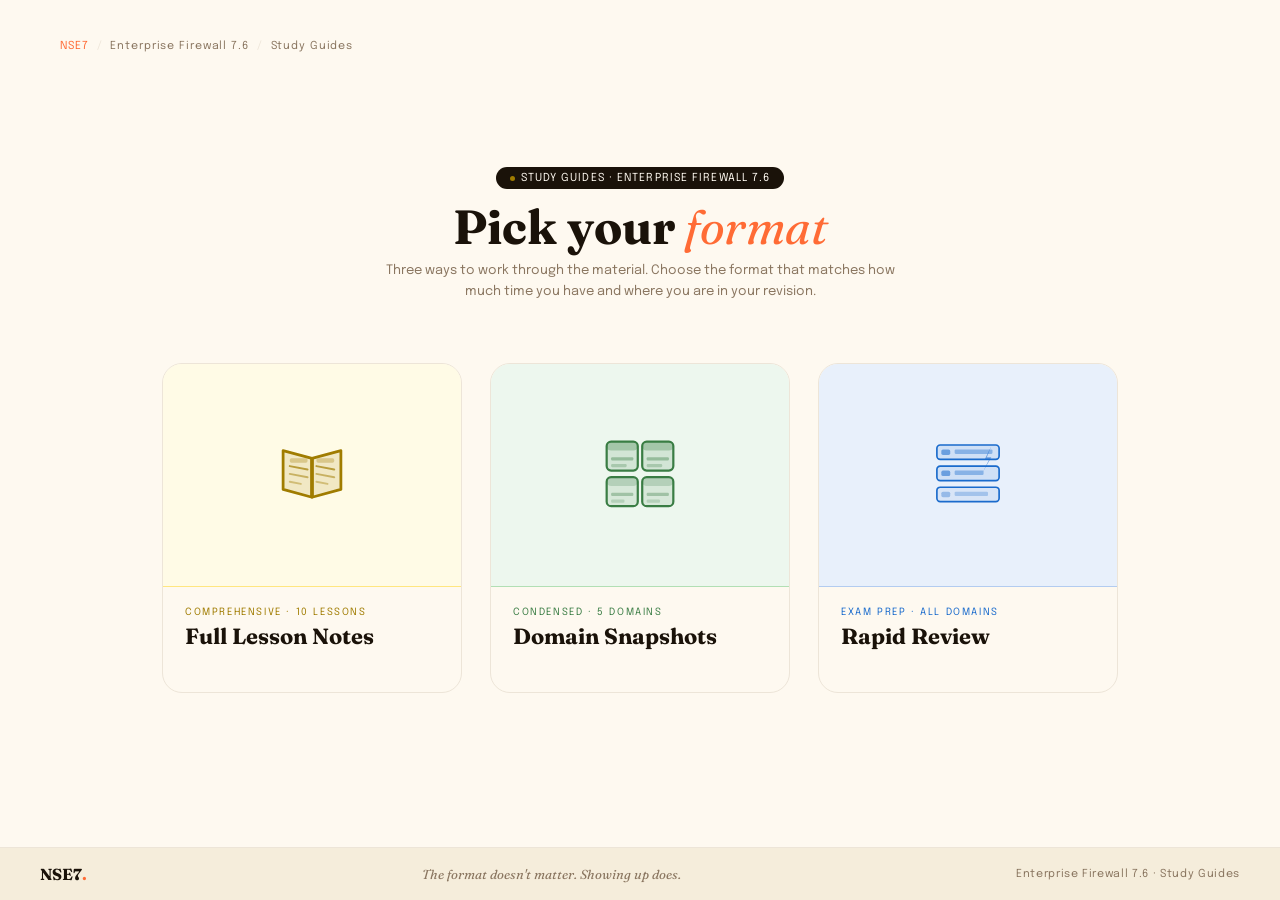
<file: pages/enterprise-firewall-study-guides-hub.html>
<!DOCTYPE html>
<html lang="en">
<head><script>if(sessionStorage.getItem('pt')){document.documentElement.classList.add('pt-init')}</script>
<meta charset="UTF-8">
<meta name="viewport" content="width=device-width, initial-scale=1.0">
<title>Enterprise Firewall 7.6 — Study Guides</title>
<link href="https://fonts.googleapis.com/css2?family=Fraunces:ital,wght@0,600;0,700;1,400&family=Epilogue:wght@300;400;500;600&display=swap" rel="stylesheet">
<link rel="stylesheet" href="../assets/template.css">
<style>
  body {
    min-height: 100vh;
    display: flex;
    flex-direction: column;
    align-items: center;
    justify-content: center;
    background: var(--cream);
    padding: 40px 20px 80px;
  }

  .breadcrumb-wrap {
    position: absolute;
    top: 40px;
    left: 60px;
  }

  .page-title {
    text-align: center;
    margin-bottom: 48px;
  }
  .page-title .day-badge { display: inline-flex; margin-bottom: 14px; }
  .page-title .day-badge-dot { background: #a07c00; }
  .page-title h1 { font-size: 48px; }
  .page-title p {
    font-size: 13px;
    color: var(--ink-muted);
    margin-top: 10px;
    line-height: 1.6;
    max-width: 520px;
    margin-left: auto;
    margin-right: auto;
  }

  .card-row {
    display: flex;
    gap: 28px;
    flex-wrap: wrap;
    justify-content: center;
  }

  /* ── HUB CARD BASE ── */
  .hub-card {
    width: 300px;
    background: var(--cream);
    border: 1px solid var(--border);
    border-radius: 20px;
    overflow: hidden;
    text-decoration: none;
    display: flex;
    flex-direction: column;
    position: relative;
    transition: transform 0.5s cubic-bezier(0.34, 1.56, 0.64, 1),
                box-shadow 0.4s ease,
                border-color 0.3s ease;
  }

  /* shine sweep */
  .hub-card::before {
    content: '';
    position: absolute;
    top: 0; left: -80%;
    width: 50%; height: 100%;
    background: linear-gradient(to right, transparent, rgba(255,255,255,0.22) 50%, transparent);
    transform: skewX(-15deg);
    pointer-events: none;
    z-index: 2;
  }
  .hub-card:hover::before { animation: card-shine 0.55s ease forwards; }
  @keyframes card-shine { to { left: 160%; } }

  /* ── PER-CARD HOVER ── */
  .hub-card.type-notes:hover {
    transform: translateY(-22px) scale(1.05) rotate(-1.5deg);
    box-shadow: 0 32px 64px rgba(160,124,0,0.28), 0 0 0 2px #ffe680;
    border-color: #ffe680;
  }
  .hub-card.type-snapshots:hover {
    transform: translateY(-22px) scale(1.05) rotate(2deg);
    box-shadow: 0 32px 64px rgba(58,125,68,0.3), 0 0 0 2px var(--green-border);
    border-color: var(--green-border);
  }
  .hub-card.type-rapid:hover {
    transform: translateY(-22px) scale(1.05) rotate(-2deg);
    box-shadow: 0 32px 64px rgba(26,107,204,0.3), 0 0 0 2px var(--blue-border);
    border-color: var(--blue-border);
  }

  /* image tints on hover */
  .hub-card .card-img { transition: background 0.3s ease; overflow: hidden; }
  .hub-card.type-notes:hover     .card-img { background: #fff0a0; }
  .hub-card.type-snapshots:hover .card-img { background: #c6e6ca; }
  .hub-card.type-rapid:hover     .card-img { background: #b8d5f5; }

  /* arrow nudge */
  .hub-card:hover .card-arrow svg {
    animation: arrow-nudge 0.35s cubic-bezier(0.34, 1.56, 0.64, 1) 0.1s both;
  }
  @keyframes arrow-nudge { to { transform: translateX(5px); } }

  /* ── SVG ICON ANIMATIONS ── */
  /* Notes: pages spread */
  .page-l { transform-origin: 36px 56px; }
  .page-r { transform-origin: 36px 56px; }
  .hub-card.type-notes:hover .page-l {
    animation: page-l-spread 0.5s cubic-bezier(0.34, 1.56, 0.64, 1) forwards;
  }
  .hub-card.type-notes:hover .page-r {
    animation: page-r-spread 0.5s cubic-bezier(0.34, 1.56, 0.64, 1) 0.04s forwards;
  }
  @keyframes page-l-spread { to { transform: rotate(-6deg) translateX(-4px); } }
  @keyframes page-r-spread { to { transform: rotate(6deg)  translateX(4px);  } }

  /* Snapshots: panels rise */
  .hub-card.type-snapshots:hover .domain-panels {
    animation: panels-rise 0.5s cubic-bezier(0.34, 1.56, 0.64, 1) forwards;
  }
  @keyframes panels-rise { to { transform: translateY(-5px); } }

  /* Rapid: list drifts right */
  .hub-card.type-rapid:hover .review-list {
    animation: list-drift 0.5s cubic-bezier(0.34, 1.56, 0.64, 1) forwards;
  }
  @keyframes list-drift { to { transform: translateX(4px); } }

  /* ── CARD IMAGE AREA ── */
  .card-img {
    width: 100%;
    aspect-ratio: 4 / 3;
    border-bottom: 1px solid var(--border);
    display: flex;
    align-items: center;
    justify-content: center;
  }
  .hub-card.type-notes     .card-img { background: #fffbe6; border-bottom-color: #ffe680; }
  .hub-card.type-snapshots .card-img { background: var(--green-light); border-bottom-color: var(--green-border); }
  .hub-card.type-rapid     .card-img { background: var(--blue-light); border-bottom-color: var(--blue-border); }
  .card-img svg { width: 80px; height: 80px; }

  /* ── CARD BODY ── */
  .card-body {
    padding: 20px 22px 24px;
    flex: 1;
    display: flex;
    flex-direction: column;
    gap: 6px;
  }
  .card-label {
    font-size: 10px;
    letter-spacing: 0.16em;
  }
  .hub-card.type-notes     .card-label { color: #a07c00; }
  .hub-card.type-snapshots .card-label { color: var(--green); }
  .hub-card.type-rapid     .card-label { color: var(--blue); }

  .card-name {
    font-family: 'Fraunces', serif;
    font-size: 22px;
    font-weight: 700;
    color: var(--ink);
    line-height: 1.2;
  }
  .card-desc {
    font-size: 12px;
    color: var(--ink-muted);
    line-height: 1.65;
    max-height: 0;
    overflow: hidden;
    opacity: 0;
    margin-top: 0;
    transition: max-height 0.35s ease, opacity 0.25s ease, margin-top 0.3s ease;
  }
  .hub-card:hover .card-desc {
    max-height: 120px;
    opacity: 1;
    margin-top: 4px;
  }
  .card-meta {
    display: flex;
    gap: 6px;
    flex-wrap: wrap;
    max-height: 0;
    overflow: hidden;
    opacity: 0;
    margin-top: 0;
    transition: max-height 0.3s ease, opacity 0.25s ease, margin-top 0.3s ease;
  }
  .hub-card:hover .card-meta {
    max-height: 60px;
    opacity: 1;
    margin-top: 8px;
  }
  .card-pill {
    font-size: 10px;
    padding: 2px 9px;
    border-radius: 20px;
    letter-spacing: 0.06em;
    border: 1px solid var(--border);
    color: var(--ink-muted);
    background: var(--cream-dark);
  }
  .card-arrow {
    display: inline-flex;
    align-items: center;
    gap: 6px;
    font-size: 11px;
    font-weight: 600;
    letter-spacing: 0.08em;
    max-height: 0;
    overflow: hidden;
    opacity: 0;
    margin-top: 0;
    transition: max-height 0.3s ease, opacity 0.25s ease, margin-top 0.3s ease;
  }
  .hub-card:hover .card-arrow {
    max-height: 40px;
    opacity: 1;
    margin-top: 8px;
  }
  .hub-card.type-notes     .card-arrow { color: #a07c00; }
  .hub-card.type-snapshots .card-arrow { color: var(--green); }
  .hub-card.type-rapid     .card-arrow { color: var(--blue); }
</style>
</head>
<body>

<div class="breadcrumb-wrap">
  <div class="breadcrumb">
    <a href="../index.html">NSE7</a>
    <span class="breadcrumb-sep">/</span>
    <span>Enterprise Firewall 7.6</span>
    <span class="breadcrumb-sep">/</span>
    <span>Study Guides</span>
  </div>
</div>

<div class="page-title">
  <div class="day-badge">
    <span class="day-badge-dot"></span>
    STUDY GUIDES · ENTERPRISE FIREWALL 7.6
  </div>
  <h1>Pick your <em>format</em></h1>
  <p>Three ways to work through the material. Choose the format that matches how much time you have and where you are in your revision.</p>
</div>

<div class="card-row">

  <!-- Full Lesson Notes -->
  <a class="hub-card type-notes" href="enterprise-firewall-study-guide.html">
    <div class="card-img">
      <svg viewBox="0 0 72 72" fill="none" xmlns="http://www.w3.org/2000/svg">
        <g class="page-l">
          <path d="M36 56 L10 49 L10 14 L36 21 Z" fill="#a07c00" fill-opacity="0.15" stroke="#a07c00" stroke-width="2.5" stroke-linejoin="round"/>
          <line x1="16" y1="28" x2="32" y2="31" stroke="#a07c00" stroke-width="1.8" stroke-linecap="round" opacity="0.7"/>
          <line x1="16" y1="35" x2="32" y2="38" stroke="#a07c00" stroke-width="1.8" stroke-linecap="round" opacity="0.5"/>
          <line x1="16" y1="42" x2="26" y2="44" stroke="#a07c00" stroke-width="1.8" stroke-linecap="round" opacity="0.4"/>
          <rect x="16" y="21" width="16" height="4" rx="1.5" fill="#a07c00" fill-opacity="0.3"/>
        </g>
        <g class="page-r">
          <path d="M36 56 L62 49 L62 14 L36 21 Z" fill="#a07c00" fill-opacity="0.15" stroke="#a07c00" stroke-width="2.5" stroke-linejoin="round"/>
          <line x1="36" y1="21" x2="36" y2="56" stroke="#a07c00" stroke-width="3"/>
          <line x1="40" y1="28" x2="56" y2="31" stroke="#a07c00" stroke-width="1.8" stroke-linecap="round" opacity="0.7"/>
          <line x1="40" y1="35" x2="56" y2="38" stroke="#a07c00" stroke-width="1.8" stroke-linecap="round" opacity="0.5"/>
          <line x1="40" y1="42" x2="50" y2="44" stroke="#a07c00" stroke-width="1.8" stroke-linecap="round" opacity="0.4"/>
          <rect x="40" y="21" width="16" height="4" rx="1.5" fill="#a07c00" fill-opacity="0.3"/>
        </g>
      </svg>
    </div>
    <div class="card-body">
      <div class="card-label">COMPREHENSIVE · 10 LESSONS</div>
      <div class="card-name">Full Lesson Notes</div>
      <div class="card-desc">Complete structured notes for every lesson — tables, flow diagrams, callouts, and scenario-based practice questions included.</div>
      <div class="card-meta">
        <span class="card-pill">10 lessons</span>
        <span class="card-pill">Full detail</span>
        <span class="card-pill">All domains</span>
      </div>
      <div class="card-arrow">
        Open Full Notes
        <svg width="14" height="14" viewBox="0 0 14 14" fill="none" stroke="currentColor" stroke-width="2" stroke-linecap="round" stroke-linejoin="round"><path d="M3 7h8M7 3l4 4-4 4"/></svg>
      </div>
    </div>
  </a>

  <!-- Domain Snapshots -->
  <a class="hub-card type-snapshots" href="#">
    <div class="card-img">
      <svg viewBox="0 0 72 72" fill="none" xmlns="http://www.w3.org/2000/svg">
        <g class="domain-panels">
          <rect x="6"  y="6"  width="28" height="26" rx="4" fill="#3a7d44" fill-opacity="0.15" stroke="#3a7d44" stroke-width="2"/>
          <rect x="6"  y="6"  width="28" height="8"  rx="4" fill="#3a7d44" fill-opacity="0.3"/>
          <rect x="10" y="20" width="20" height="3" rx="1" fill="#3a7d44" fill-opacity="0.4"/>
          <rect x="10" y="26" width="14" height="3" rx="1" fill="#3a7d44" fill-opacity="0.28"/>

          <rect x="38" y="6"  width="28" height="26" rx="4" fill="#3a7d44" fill-opacity="0.15" stroke="#3a7d44" stroke-width="2"/>
          <rect x="38" y="6"  width="28" height="8"  rx="4" fill="#3a7d44" fill-opacity="0.3"/>
          <rect x="42" y="20" width="20" height="3" rx="1" fill="#3a7d44" fill-opacity="0.4"/>
          <rect x="42" y="26" width="14" height="3" rx="1" fill="#3a7d44" fill-opacity="0.28"/>

          <rect x="6"  y="38" width="28" height="26" rx="4" fill="#3a7d44" fill-opacity="0.12" stroke="#3a7d44" stroke-width="2"/>
          <rect x="6"  y="38" width="28" height="8"  rx="4" fill="#3a7d44" fill-opacity="0.22"/>
          <rect x="10" y="52" width="20" height="3" rx="1" fill="#3a7d44" fill-opacity="0.35"/>
          <rect x="10" y="58" width="12" height="3" rx="1" fill="#3a7d44" fill-opacity="0.22"/>

          <rect x="38" y="38" width="28" height="26" rx="4" fill="#3a7d44" fill-opacity="0.12" stroke="#3a7d44" stroke-width="2"/>
          <rect x="38" y="38" width="28" height="8"  rx="4" fill="#3a7d44" fill-opacity="0.22"/>
          <rect x="42" y="52" width="20" height="3" rx="1" fill="#3a7d44" fill-opacity="0.35"/>
          <rect x="42" y="58" width="12" height="3" rx="1" fill="#3a7d44" fill-opacity="0.22"/>
        </g>
      </svg>
    </div>
    <div class="card-body">
      <div class="card-label">CONDENSED · 5 DOMAINS</div>
      <div class="card-name">Domain Snapshots</div>
      <div class="card-desc">One-page summaries per domain — key concepts, comparison tables, and exam callouts distilled to essentials.</div>
      <div class="card-meta">
        <span class="card-pill">5 domains</span>
        <span class="card-pill">Quick read</span>
        <span class="card-pill">Exam focus</span>
      </div>
      <div class="card-arrow">
        Open Snapshots
        <svg width="14" height="14" viewBox="0 0 14 14" fill="none" stroke="currentColor" stroke-width="2" stroke-linecap="round" stroke-linejoin="round"><path d="M3 7h8M7 3l4 4-4 4"/></svg>
      </div>
    </div>
  </a>

  <!-- Rapid Review -->
  <a class="hub-card type-rapid" href="#">
    <div class="card-img">
      <svg viewBox="0 0 72 72" fill="none" xmlns="http://www.w3.org/2000/svg">
        <g class="review-list">
          <rect x="8"  y="9"  width="56" height="13" rx="3" fill="#1a6bcc" fill-opacity="0.12" stroke="#1a6bcc" stroke-width="1.5"/>
          <rect x="12" y="13" width="8"  height="5"  rx="1.5" fill="#1a6bcc" fill-opacity="0.55"/>
          <rect x="24" y="13" width="34" height="4"  rx="1" fill="#1a6bcc" fill-opacity="0.4"/>

          <rect x="8"  y="28" width="56" height="13" rx="3" fill="#1a6bcc" fill-opacity="0.12" stroke="#1a6bcc" stroke-width="1.5"/>
          <rect x="12" y="32" width="8"  height="5"  rx="1.5" fill="#1a6bcc" fill-opacity="0.55"/>
          <rect x="24" y="32" width="26" height="4"  rx="1" fill="#1a6bcc" fill-opacity="0.4"/>

          <rect x="8"  y="47" width="56" height="13" rx="3" fill="#1a6bcc" fill-opacity="0.08" stroke="#1a6bcc" stroke-width="1.5"/>
          <rect x="12" y="51" width="8"  height="5"  rx="1.5" fill="#1a6bcc" fill-opacity="0.35"/>
          <rect x="24" y="51" width="30" height="4"  rx="1" fill="#1a6bcc" fill-opacity="0.28"/>

          <!-- lightning accent -->
          <path d="M57 10 L51 22 L55 22 L49 34 L57 20 L53 20 Z" fill="#1a6bcc" fill-opacity="0.55"/>
        </g>
      </svg>
    </div>
    <div class="card-body">
      <div class="card-label">EXAM PREP · ALL DOMAINS</div>
      <div class="card-name">Rapid Review</div>
      <div class="card-desc">Bullet-point facts, CLI commands, and key distinctions — one card per sub-topic, built for last-minute revision.</div>
      <div class="card-meta">
        <span class="card-pill">All topics</span>
        <span class="card-pill">3 min each</span>
        <span class="card-pill">Exam traps</span>
      </div>
      <div class="card-arrow">
        Open Rapid Review
        <svg width="14" height="14" viewBox="0 0 14 14" fill="none" stroke="currentColor" stroke-width="2" stroke-linecap="round" stroke-linejoin="round"><path d="M3 7h8M7 3l4 4-4 4"/></svg>
      </div>
    </div>
  </a>

</div>

<footer style="position:fixed;bottom:0;left:0;right:0;padding:16px 40px;border-top:1px solid var(--border);background:var(--cream-dark);display:flex;justify-content:space-between;align-items:center;">
  <div class="footer-left">NSE7<span style="color:var(--orange)">.</span></div>
  <span style="font-family:'Fraunces',serif;font-size:13px;font-style:italic;color:var(--ink-muted);">The format doesn't matter. Showing up does.</span>
  <div class="footer-right" style="font-size:11px;color:var(--ink-muted);letter-spacing:0.06em;">Enterprise Firewall 7.6 · Study Guides</div>
</footer>

<script src="../assets/transitions.js"></script>
</body>
</html>
</file>
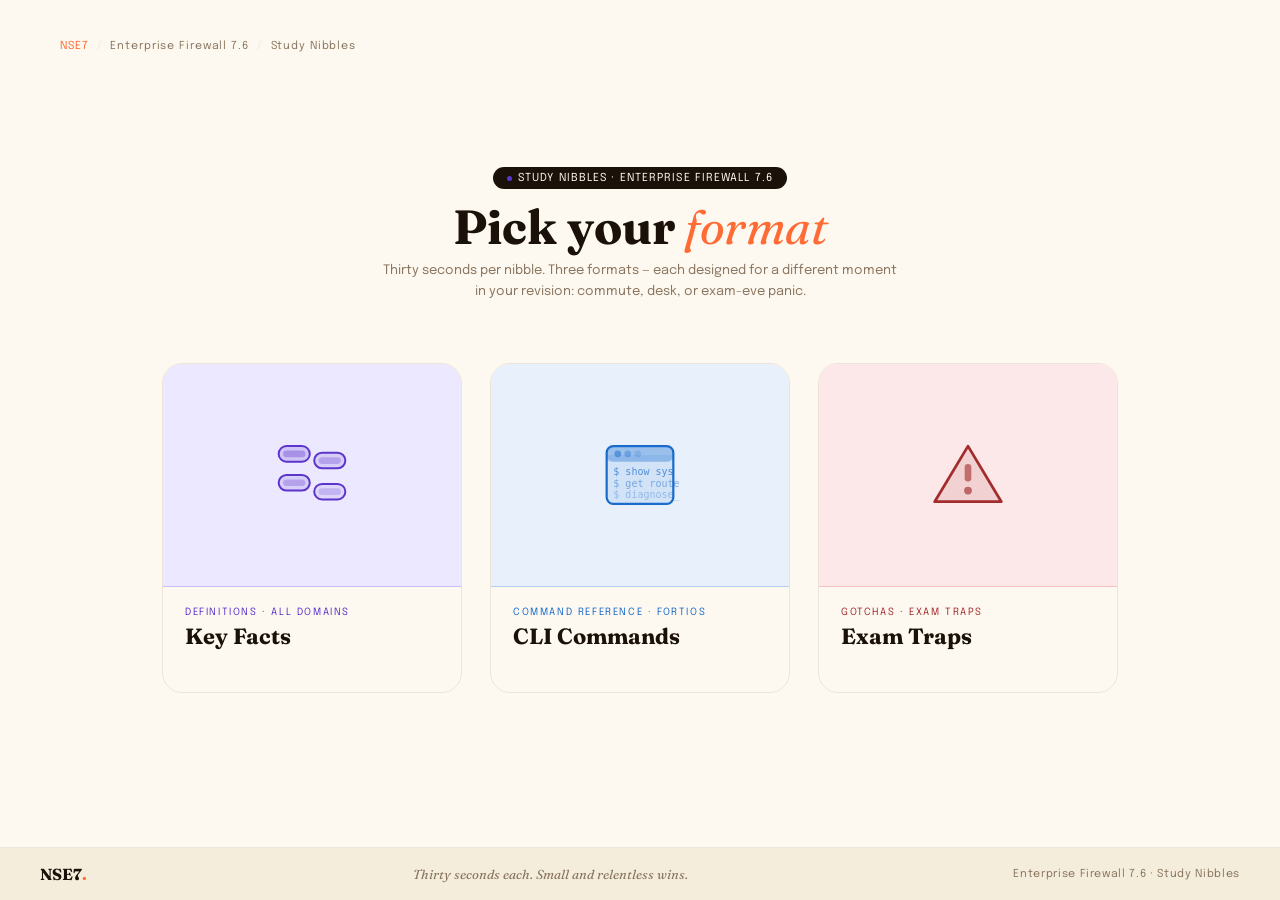
<file: pages/enterprise-firewall-study-nibbles-hub.html>
<!DOCTYPE html>
<html lang="en">
<head><script>if(sessionStorage.getItem('pt')){document.documentElement.classList.add('pt-init')}</script>
<meta charset="UTF-8">
<meta name="viewport" content="width=device-width, initial-scale=1.0">
<title>Enterprise Firewall 7.6 — Study Nibbles</title>
<link href="https://fonts.googleapis.com/css2?family=Fraunces:ital,wght@0,600;0,700;1,400&family=Epilogue:wght@300;400;500;600&display=swap" rel="stylesheet">
<link rel="stylesheet" href="../assets/template.css">
<style>
  body {
    min-height: 100vh;
    display: flex;
    flex-direction: column;
    align-items: center;
    justify-content: center;
    background: var(--cream);
    padding: 40px 20px 80px;
  }

  .breadcrumb-wrap {
    position: absolute;
    top: 40px;
    left: 60px;
  }

  .page-title {
    text-align: center;
    margin-bottom: 48px;
  }
  .page-title .day-badge { display: inline-flex; margin-bottom: 14px; }
  .page-title .day-badge-dot { background: #5c35cc; }
  .page-title h1 { font-size: 48px; }
  .page-title p {
    font-size: 13px;
    color: var(--ink-muted);
    margin-top: 10px;
    line-height: 1.6;
    max-width: 520px;
    margin-left: auto;
    margin-right: auto;
  }

  .card-row {
    display: flex;
    gap: 28px;
    flex-wrap: wrap;
    justify-content: center;
  }

  /* ── HUB CARD BASE ── */
  .hub-card {
    width: 300px;
    background: var(--cream);
    border: 1px solid var(--border);
    border-radius: 20px;
    overflow: hidden;
    text-decoration: none;
    display: flex;
    flex-direction: column;
    position: relative;
    transition: transform 0.5s cubic-bezier(0.34, 1.56, 0.64, 1),
                box-shadow 0.4s ease,
                border-color 0.3s ease;
  }

  /* shine sweep */
  .hub-card::before {
    content: '';
    position: absolute;
    top: 0; left: -80%;
    width: 50%; height: 100%;
    background: linear-gradient(to right, transparent, rgba(255,255,255,0.22) 50%, transparent);
    transform: skewX(-15deg);
    pointer-events: none;
    z-index: 2;
  }
  .hub-card:hover::before { animation: card-shine 0.55s ease forwards; }
  @keyframes card-shine { to { left: 160%; } }

  /* ── PER-CARD HOVER ── */
  .hub-card.type-facts:hover {
    transform: translateY(-22px) scale(1.05) rotate(-1.5deg);
    box-shadow: 0 32px 64px rgba(92,53,204,0.3), 0 0 0 2px #c8bbff;
    border-color: #c8bbff;
  }
  .hub-card.type-cli:hover {
    transform: translateY(-22px) scale(1.05) rotate(2deg);
    box-shadow: 0 32px 64px rgba(26,107,204,0.3), 0 0 0 2px #b3ccf0;
    border-color: #b3ccf0;
  }
  .hub-card.type-traps:hover {
    transform: translateY(-22px) scale(1.05) rotate(-2deg);
    box-shadow: 0 32px 64px rgba(163,45,45,0.3), 0 0 0 2px #f7c1c1;
    border-color: #f7c1c1;
  }

  /* image tints on hover */
  .hub-card .card-img { transition: background 0.3s ease; overflow: hidden; }
  .hub-card.type-facts:hover  .card-img { background: #d4ccf5; }
  .hub-card.type-cli:hover    .card-img { background: #b8d5f5; }
  .hub-card.type-traps:hover  .card-img { background: #f7c1c1; }

  /* arrow nudge */
  .hub-card:hover .card-arrow svg {
    animation: arrow-nudge 0.35s cubic-bezier(0.34, 1.56, 0.64, 1) 0.1s both;
  }
  @keyframes arrow-nudge { to { transform: translateX(5px); } }

  /* ── SVG ICON ANIMATIONS ── */
  .hub-card.type-facts:hover .facts-icon {
    animation: facts-pop 0.5s cubic-bezier(0.34, 1.56, 0.64, 1) forwards;
  }
  @keyframes facts-pop { to { transform: scale(1.06) translateY(-3px); } }

  .hub-card.type-cli:hover .cli-icon {
    animation: cli-rise 0.5s cubic-bezier(0.34, 1.56, 0.64, 1) forwards;
  }
  @keyframes cli-rise { to { transform: translateY(-4px); } }

  .hub-card.type-traps:hover .traps-icon {
    animation: traps-pop 0.5s cubic-bezier(0.34, 1.56, 0.64, 1) forwards;
  }
  @keyframes traps-pop { to { transform: scale(1.08); } }

  /* ── CARD IMAGE AREA ── */
  .card-img {
    width: 100%;
    aspect-ratio: 4 / 3;
    border-bottom: 1px solid var(--border);
    display: flex;
    align-items: center;
    justify-content: center;
  }
  .hub-card.type-facts .card-img  { background: #ece8ff; border-bottom-color: #c8bbff; }
  .hub-card.type-cli   .card-img  { background: #e8f0fb; border-bottom-color: #b3ccf0; }
  .hub-card.type-traps .card-img  { background: #fce8e8; border-bottom-color: #f7c1c1; }
  .card-img svg { width: 80px; height: 80px; }

  /* ── CARD BODY ── */
  .card-body {
    padding: 20px 22px 24px;
    flex: 1;
    display: flex;
    flex-direction: column;
    gap: 6px;
  }
  .card-label {
    font-size: 10px;
    letter-spacing: 0.16em;
  }
  .hub-card.type-facts .card-label { color: #5c35cc; }
  .hub-card.type-cli   .card-label { color: #1a6bcc; }
  .hub-card.type-traps .card-label { color: #a32d2d; }

  .card-name {
    font-family: 'Fraunces', serif;
    font-size: 22px;
    font-weight: 700;
    color: var(--ink);
    line-height: 1.2;
  }
  .card-desc {
    font-size: 12px;
    color: var(--ink-muted);
    line-height: 1.65;
    max-height: 0;
    overflow: hidden;
    opacity: 0;
    margin-top: 0;
    transition: max-height 0.35s ease, opacity 0.25s ease, margin-top 0.3s ease;
  }
  .hub-card:hover .card-desc {
    max-height: 120px;
    opacity: 1;
    margin-top: 4px;
  }
  .card-meta {
    display: flex;
    gap: 6px;
    flex-wrap: wrap;
    max-height: 0;
    overflow: hidden;
    opacity: 0;
    margin-top: 0;
    transition: max-height 0.3s ease, opacity 0.25s ease, margin-top 0.3s ease;
  }
  .hub-card:hover .card-meta {
    max-height: 60px;
    opacity: 1;
    margin-top: 8px;
  }
  .card-pill {
    font-size: 10px;
    padding: 2px 9px;
    border-radius: 20px;
    letter-spacing: 0.06em;
    border: 1px solid var(--border);
    color: var(--ink-muted);
    background: var(--cream-dark);
  }
  .card-arrow {
    display: inline-flex;
    align-items: center;
    gap: 6px;
    font-size: 11px;
    font-weight: 600;
    letter-spacing: 0.08em;
    max-height: 0;
    overflow: hidden;
    opacity: 0;
    margin-top: 0;
    transition: max-height 0.3s ease, opacity 0.25s ease, margin-top 0.3s ease;
  }
  .hub-card:hover .card-arrow {
    max-height: 40px;
    opacity: 1;
    margin-top: 8px;
  }
  .hub-card.type-facts .card-arrow { color: #5c35cc; }
  .hub-card.type-cli   .card-arrow { color: #1a6bcc; }
  .hub-card.type-traps .card-arrow { color: #a32d2d; }
</style>
</head>
<body>

<div class="breadcrumb-wrap">
  <div class="breadcrumb">
    <a href="../index.html">NSE7</a>
    <span class="breadcrumb-sep">/</span>
    <span>Enterprise Firewall 7.6</span>
    <span class="breadcrumb-sep">/</span>
    <span>Study Nibbles</span>
  </div>
</div>

<div class="page-title">
  <div class="day-badge">
    <span class="day-badge-dot"></span>
    STUDY NIBBLES · ENTERPRISE FIREWALL 7.6
  </div>
  <h1>Pick your <em>format</em></h1>
  <p>Thirty seconds per nibble. Three formats — each designed for a different moment in your revision: commute, desk, or exam-eve panic.</p>
</div>

<div class="card-row">

  <!-- Key Facts -->
  <a class="hub-card type-facts" href="#">
    <div class="card-img">
      <svg viewBox="0 0 72 72" fill="none" xmlns="http://www.w3.org/2000/svg">
        <g class="facts-icon">
          <!-- pill 1 top-left -->
          <rect x="6" y="10" width="28" height="14" rx="7" fill="#5c35cc" fill-opacity="0.2" stroke="#5c35cc" stroke-width="1.8"/>
          <rect x="10" y="14" width="20" height="6" rx="3" fill="#5c35cc" fill-opacity="0.35"/>
          <!-- pill 2 top-right, staggered down -->
          <rect x="38" y="16" width="28" height="14" rx="7" fill="#5c35cc" fill-opacity="0.15" stroke="#5c35cc" stroke-width="1.8"/>
          <rect x="42" y="20" width="20" height="6" rx="3" fill="#5c35cc" fill-opacity="0.28"/>
          <!-- pill 3 bottom-left, staggered -->
          <rect x="6" y="36" width="28" height="14" rx="7" fill="#5c35cc" fill-opacity="0.15" stroke="#5c35cc" stroke-width="1.8"/>
          <rect x="10" y="40" width="20" height="6" rx="3" fill="#5c35cc" fill-opacity="0.28"/>
          <!-- pill 4 bottom-right -->
          <rect x="38" y="44" width="28" height="14" rx="7" fill="#5c35cc" fill-opacity="0.1" stroke="#5c35cc" stroke-width="1.8"/>
          <rect x="42" y="48" width="20" height="6" rx="3" fill="#5c35cc" fill-opacity="0.2"/>
        </g>
      </svg>
    </div>
    <div class="card-body">
      <div class="card-label">DEFINITIONS · ALL DOMAINS</div>
      <div class="card-name">Key Facts</div>
      <div class="card-desc">Single-sentence definitions and must-know distinctions — the raw facts that appear directly in exam questions.</div>
      <div class="card-meta">
        <span class="card-pill">All domains</span>
        <span class="card-pill">30 sec each</span>
        <span class="card-pill">Pure recall</span>
      </div>
      <div class="card-arrow">
        Open Key Facts
        <svg width="14" height="14" viewBox="0 0 14 14" fill="none" stroke="currentColor" stroke-width="2" stroke-linecap="round" stroke-linejoin="round"><path d="M3 7h8M7 3l4 4-4 4"/></svg>
      </div>
    </div>
  </a>

  <!-- CLI Commands -->
  <a class="hub-card type-cli" href="#">
    <div class="card-img">
      <svg viewBox="0 0 72 72" fill="none" xmlns="http://www.w3.org/2000/svg">
        <g class="cli-icon">
          <!-- terminal window frame -->
          <rect x="6" y="10" width="60" height="52" rx="6" fill="#1a6bcc" fill-opacity="0.1" stroke="#1a6bcc" stroke-width="2"/>
          <!-- title bar -->
          <rect x="6" y="10" width="60" height="14" rx="6" fill="#1a6bcc" fill-opacity="0.3"/>
          <rect x="6" y="18" width="60" height="6" fill="#1a6bcc" fill-opacity="0.1"/>
          <!-- traffic light dots -->
          <circle cx="16" cy="17" r="3" fill="#1a6bcc" fill-opacity="0.5"/>
          <circle cx="25" cy="17" r="3" fill="#1a6bcc" fill-opacity="0.35"/>
          <circle cx="34" cy="17" r="3" fill="#1a6bcc" fill-opacity="0.2"/>
          <!-- prompt line 1 -->
          <text x="12" y="36" font-size="9" font-family="monospace" fill="#1a6bcc" fill-opacity="0.7">$ show sys status</text>
          <!-- prompt line 2 -->
          <text x="12" y="47" font-size="9" font-family="monospace" fill="#1a6bcc" fill-opacity="0.5">$ get router info</text>
          <!-- prompt line 3 (cursor) -->
          <text x="12" y="57" font-size="9" font-family="monospace" fill="#1a6bcc" fill-opacity="0.35">$ diagnose_</text>
        </g>
      </svg>
    </div>
    <div class="card-body">
      <div class="card-label">COMMAND REFERENCE · FORTIOS</div>
      <div class="card-name">CLI Commands</div>
      <div class="card-desc">Every show, get, diagnose, and config command — with syntax, output to expect, and the exam scenario where it appears.</div>
      <div class="card-meta">
        <span class="card-pill">FortiOS CLI</span>
        <span class="card-pill">Quick ref</span>
        <span class="card-pill">All topics</span>
      </div>
      <div class="card-arrow">
        Open CLI Reference
        <svg width="14" height="14" viewBox="0 0 14 14" fill="none" stroke="currentColor" stroke-width="2" stroke-linecap="round" stroke-linejoin="round"><path d="M3 7h8M7 3l4 4-4 4"/></svg>
      </div>
    </div>
  </a>

  <!-- Exam Traps -->
  <a class="hub-card type-traps" href="#">
    <div class="card-img">
      <svg viewBox="0 0 72 72" fill="none" xmlns="http://www.w3.org/2000/svg">
        <g class="traps-icon">
          <!-- warning triangle -->
          <path d="M36 10 L66 60 L6 60 Z" fill="#a32d2d" fill-opacity="0.12" stroke="#a32d2d" stroke-width="2.5" stroke-linejoin="round"/>
          <!-- exclamation body -->
          <rect x="33" y="26" width="6" height="16" rx="3" fill="#a32d2d" fill-opacity="0.6"/>
          <!-- exclamation dot -->
          <circle cx="36" cy="50" r="3.5" fill="#a32d2d" fill-opacity="0.65"/>
        </g>
      </svg>
    </div>
    <div class="card-body">
      <div class="card-label">GOTCHAS · EXAM TRAPS</div>
      <div class="card-name">Exam Traps</div>
      <div class="card-desc">The wrong answers that look right — common confusions, edge cases, and the distractor logic examiners rely on.</div>
      <div class="card-meta">
        <span class="card-pill">Trap patterns</span>
        <span class="card-pill">All domains</span>
        <span class="card-pill">Last-minute</span>
      </div>
      <div class="card-arrow">
        Open Exam Traps
        <svg width="14" height="14" viewBox="0 0 14 14" fill="none" stroke="currentColor" stroke-width="2" stroke-linecap="round" stroke-linejoin="round"><path d="M3 7h8M7 3l4 4-4 4"/></svg>
      </div>
    </div>
  </a>

</div>

<footer style="position:fixed;bottom:0;left:0;right:0;padding:16px 40px;border-top:1px solid var(--border);background:var(--cream-dark);display:flex;justify-content:space-between;align-items:center;">
  <div class="footer-left">NSE7<span style="color:var(--orange)">.</span></div>
  <span style="font-family:'Fraunces',serif;font-size:13px;font-style:italic;color:var(--ink-muted);">Thirty seconds each. Small and relentless wins.</span>
  <div class="footer-right" style="font-size:11px;color:var(--ink-muted);letter-spacing:0.06em;">Enterprise Firewall 7.6 · Study Nibbles</div>
</footer>

<script src="../assets/transitions.js"></script>
</body>
</html>
</file>
<file: assets/template.css>
/* ============================================================
   ZDTE Study Guide — Shared Stylesheet
   Fonts: Fraunces (headings) + Epilogue (body)
   <link href="https://fonts.googleapis.com/css2?family=Fraunces:ital,wght@0,600;0,700;1,400&family=Epilogue:wght@300;400;500;600&display=swap" rel="stylesheet">
   ============================================================ */

/* ── TOKENS ── */
:root {
  --cream: #fef9f0;
  --cream-dark: #f5eddb;
  --ink: #1a1209;
  --ink-soft: #5a4a35;
  --ink-muted: #8a7660;
  --orange: #ff6b35;
  --orange-light: #fff3ec;
  --orange-border: #ffd5c0;
  --amber-light: #fffbe6;
  --green: #3a7d44;
  --green-light: #edf7ee;
  --green-border: #b2dfb4;
  --purple: #5c35cc;
  --purple-light: #ece8ff;
  --purple-border: #c8bbff;
  --blue-light: #e8f0fb;
  --blue-border: #b3ccf0;
  --blue: #1a6bcc;
  --red-light: #fce8e8;
  --red-border: #f7c1c1;
  --red: #a32d2d;
  --border: #ede5d8;
}

* { margin: 0; padding: 0; box-sizing: border-box; }

/* hide body before pt overlay is ready (prevents transition blink) */
html.pt-init body { opacity: 0; }

body { font-family: 'Epilogue', sans-serif; background: var(--cream); color: var(--ink); min-height: 100vh; }

/* ── HEADER ── */
header {
  padding: 40px 60px 28px;
  border-bottom: 1px solid var(--border);
  display: flex;
  align-items: flex-start;
  justify-content: space-between;
  gap: 32px;
  background: var(--cream);
}

.header-left { flex: 1; }

.breadcrumb {
  display: flex; align-items: center; gap: 8px;
  font-size: 11px; color: var(--ink-muted); letter-spacing: 0.08em; margin-bottom: 12px;
}
.breadcrumb a { color: var(--orange); text-decoration: none; cursor: pointer; }
.breadcrumb-sep { color: var(--border); }

.day-badge {
  display: inline-flex; align-items: center; gap: 6px;
  background: var(--ink); color: var(--cream);
  padding: 5px 14px; border-radius: 20px;
  font-size: 11px; letter-spacing: 0.1em; margin-bottom: 14px;
}
.day-badge-dot { width: 5px; height: 5px; background: var(--orange); border-radius: 50%; }

h1 { font-family: 'Fraunces', serif; font-size: 44px; font-weight: 700; line-height: 1.0; color: var(--ink); margin-bottom: 10px; }
h1 em { font-style: italic; font-weight: 400; color: var(--orange); }

.header-meta-row { display: flex; flex-wrap: wrap; gap: 10px; align-items: center; margin-top: 14px; }

/* ── TAGS ── */
.tag { padding: 4px 12px; border-radius: 20px; font-size: 11px; font-weight: 500; border: 1px solid; display: inline-block; }
.tag-zia    { background: var(--blue-light);   color: var(--blue);   border-color: var(--blue-border); }
.tag-zpa    { background: var(--green-light);  color: var(--green);  border-color: var(--green-border); }
.tag-arch   { background: var(--amber-light);  color: #a07c00;       border-color: #ffe680; }
.tag-weight { background: var(--orange-light); color: #cc4a18;       border-color: var(--orange-border); }

/* ── PROGRESS CARD ── */
.header-right { display: flex; flex-direction: column; gap: 10px; align-items: flex-end; flex-shrink: 0; }

.progress-card { background: var(--ink); color: var(--cream); padding: 14px 20px; border-radius: 14px; text-align: center; min-width: 110px; }
.progress-card .big { font-family: 'Fraunces', serif; font-size: 32px; font-weight: 700; color: var(--orange); line-height: 1; }
.progress-card .lbl { font-size: 10px; color: #7a6a55; letter-spacing: 0.1em; margin-top: 4px; }

/* ── SECTION NAV ── */
.section-nav {
  display: flex; gap: 0; padding: 0 60px;
  border-bottom: 1px solid var(--border);
  background: var(--cream-dark); overflow-x: auto;
  position: sticky; top: 0; z-index: 100;
}

.nav-tab {
  padding: 14px 20px; font-size: 12px; font-weight: 500;
  color: var(--ink-muted); letter-spacing: 0.06em; cursor: pointer;
  border-bottom: 2px solid transparent; white-space: nowrap;
  transition: color 0.15s, border-color 0.15s;
  background: none; border-top: none; border-left: none; border-right: none;
  font-family: 'Epilogue', sans-serif;
}
.nav-tab:hover { color: var(--ink); }
.nav-tab.active { color: var(--orange); border-bottom-color: var(--orange); }

/* ── MAIN LAYOUT ── */
main { display: grid; grid-template-columns: 1fr 320px; gap: 0; min-height: calc(100vh - 200px); }

.main-content { padding: 36px 48px 60px 60px; border-right: 1px solid var(--border); }
.sidebar { padding: 36px 28px 60px; background: var(--cream-dark); }

/* ── CONTENT BLOCKS ── */
.section-block { margin-bottom: 40px; }

.section-label {
  font-size: 10px; letter-spacing: 0.2em; color: var(--ink-muted);
  margin-bottom: 10px; display: flex; align-items: center; gap: 8px;
}
.section-label::after { content: ''; flex: 1; height: 1px; background: var(--border); }

h2 { font-family: 'Fraunces', serif; font-size: 24px; font-weight: 600; color: var(--ink); margin-bottom: 14px; line-height: 1.2; }
h3 { font-family: 'Fraunces', serif; font-size: 18px; font-weight: 600; color: var(--ink); margin-bottom: 10px; margin-top: 24px; }

p { font-size: 14px; color: var(--ink-soft); line-height: 1.8; margin-bottom: 12px; }

ul.content-list { list-style: none; display: flex; flex-direction: column; gap: 8px; margin-bottom: 16px; }
ul.content-list li { font-size: 14px; color: var(--ink-soft); padding-left: 16px; position: relative; line-height: 1.6; }
ul.content-list li::before { content: '·'; position: absolute; left: 2px; color: var(--orange); font-weight: 700; font-size: 18px; line-height: 1.2; }

/* ── KEY CONCEPT ── */
.key-concept { background: var(--orange-light); border: 1px solid var(--orange-border); border-radius: 10px; padding: 14px 18px; margin-bottom: 16px; font-size: 13px; color: #7a3010; line-height: 1.7; }
.key-concept strong { color: var(--orange); font-weight: 600; }

/* ── DEFINITIONS ── */
.definition { background: var(--cream); border: 1px solid var(--border); border-left: 3px solid var(--orange); border-radius: 0 10px 10px 0; padding: 14px 18px; margin-bottom: 16px; }
.definition-term { font-size: 13px; font-weight: 600; color: var(--ink); margin-bottom: 4px; }
.definition-body { font-size: 13px; color: var(--ink-soft); line-height: 1.7; }

/* ── CALLOUTS ── */
.callout { border-radius: 14px; padding: 18px 20px; margin-bottom: 16px; border: 1px solid; }
.callout-header { display: flex; align-items: center; gap: 8px; font-size: 11px; font-weight: 600; letter-spacing: 0.1em; margin-bottom: 8px; }
.callout-icon { width: 22px; height: 22px; border-radius: 50%; display: flex; align-items: center; justify-content: center; font-size: 11px; flex-shrink: 0; }
.callout-body { font-size: 13px; line-height: 1.7; }

/* Note (amber) */
.callout-note { background: var(--amber-light); border-color: #ffe680; }
.callout-note .callout-header { color: #a07c00; }
.callout-note .callout-icon  { background: #ffe680; color: #a07c00; }
.callout-note .callout-body  { color: #7a5c00; }

/* Analogy (green) */
.callout-analogy { background: var(--green-light); border-color: var(--green-border); }
.callout-analogy .callout-header { color: var(--green); }
.callout-analogy .callout-icon  { background: var(--green-border); color: var(--green); }
.callout-analogy .callout-body  { color: #2a5c32; }

/* Tip (blue) */
.callout-tip { background: var(--blue-light); border-color: var(--blue-border); }
.callout-tip .callout-header { color: var(--blue); }
.callout-tip .callout-icon  { background: var(--blue-border); color: var(--blue); }
.callout-tip .callout-body  { color: #153d7a; }

/* Warning (red) */
.callout-warn { background: var(--red-light); border-color: var(--red-border); }
.callout-warn .callout-header { color: var(--red); }
.callout-warn .callout-icon  { background: var(--red-border); color: var(--red); }
.callout-warn .callout-body  { color: #7a1f1f; }

/* ── COMPARE TABLE ── */
.compare-table { width: 100%; border-collapse: collapse; font-size: 13px; margin-bottom: 20px; }
.compare-table th { background: var(--ink); color: var(--cream); padding: 10px 14px; text-align: left; font-weight: 500; font-size: 11px; letter-spacing: 0.08em; }
.compare-table th:first-child { border-radius: 10px 0 0 0; }
.compare-table th:last-child  { border-radius: 0 10px 0 0; }
.compare-table td { padding: 10px 14px; border-bottom: 1px solid var(--border); color: var(--ink-soft); vertical-align: top; line-height: 1.6; }
.compare-table tr:nth-child(even) td { background: var(--cream-dark); }
.compare-table tr:last-child td:first-child { border-radius: 0 0 0 10px; }
.compare-table tr:last-child td:last-child  { border-radius: 0 0 10px 0; }

/* ── SIDEBAR ── */
.sidebar-section { margin-bottom: 28px; }
.sidebar-label { font-size: 10px; letter-spacing: 0.18em; color: var(--ink-muted); margin-bottom: 10px; padding-bottom: 6px; border-bottom: 1px solid var(--border); }

.subtopic-list { list-style: none; display: flex; flex-direction: column; gap: 4px; }
.subtopic-list li { display: flex; align-items: flex-start; gap: 8px; font-size: 12px; color: var(--ink-soft); padding: 6px 0; border-bottom: 1px solid var(--border); line-height: 1.5; cursor: pointer; }
.subtopic-list li:last-child { border-bottom: none; }
.subtopic-check { width: 14px; height: 14px; border: 1px solid var(--border); border-radius: 3px; flex-shrink: 0; margin-top: 1px; transition: background 0.15s, border-color 0.15s; }
.subtopic-list li.done .subtopic-check { background: var(--green); border-color: var(--green); }
.subtopic-list li.done span { text-decoration: line-through; color: var(--ink-muted); }

.quick-ref { background: var(--ink); border-radius: 12px; padding: 14px 16px; margin-bottom: 10px; }
.quick-ref-term { font-size: 11px; font-weight: 600; color: var(--orange); letter-spacing: 0.06em; margin-bottom: 4px; }
.quick-ref-def  { font-size: 12px; color: #9a8070; line-height: 1.6; }

.sidebar-note { background: var(--amber-light); border: 1px solid #ffe680; border-radius: 10px; padding: 12px 14px; font-size: 12px; color: #7a5c00; line-height: 1.6; margin-bottom: 10px; font-style: italic; }

/* ── SCORE GRID (mock exams) ── */
.score-grid { display: grid; grid-template-columns: 1fr 1fr; gap: 12px; margin: 20px 0 28px; }
.score-card { border-radius: 14px; padding: 16px 18px; border: 1px solid; }
.score-card.strong  { background: var(--green-light);  border-color: var(--green-border); }
.score-card.gap     { background: var(--red-light);    border-color: var(--red-border); }
.score-card.partial { background: var(--amber-light);  border-color: #ffe680; }
.score-card-label  { font-size: 10px; font-weight: 600; letter-spacing: 0.12em; margin-bottom: 5px; }
.score-card.strong  .score-card-label { color: var(--green); }
.score-card.gap     .score-card-label { color: var(--red); }
.score-card.partial .score-card-label { color: #a07c00; }
.score-card-domain { font-family: 'Fraunces', serif; font-size: 15px; font-weight: 600; color: var(--ink); margin-bottom: 6px; }
.score-card-note   { font-size: 12px; line-height: 1.55; }
.score-card.strong  .score-card-note { color: #2a5c32; }
.score-card.gap     .score-card-note { color: #7a1f1f; }
.score-card.partial .score-card-note { color: #7a5c00; }

.overall-score { background: var(--ink); border-radius: 16px; padding: 22px 28px; margin-bottom: 24px; display: flex; align-items: center; gap: 24px; }
.overall-score-num { font-family: 'Fraunces', serif; font-size: 52px; font-weight: 700; color: var(--orange); line-height: 1; flex-shrink: 0; }
.overall-score-detail { flex: 1; }
.overall-score-label { font-size: 11px; letter-spacing: 0.14em; color: #7a6a55; margin-bottom: 6px; }
.overall-score-verdict { font-size: 15px; color: var(--cream); line-height: 1.55; }
.score-bar-wrap  { margin-top: 12px; background: #2e2318; border-radius: 8px; height: 8px; overflow: hidden; }
.score-bar-fill  { height: 100%; border-radius: 8px; background: var(--orange); }

.strong-badge  { display: inline-block; background: var(--green-light);  color: var(--green); border: 1px solid var(--green-border); font-size: 11px; font-weight: 500; padding: 2px 10px; border-radius: 12px; margin-left: 8px; vertical-align: middle; }
.gap-badge     { display: inline-block; background: var(--red-light);    color: var(--red);   border: 1px solid var(--red-border);   font-size: 11px; font-weight: 500; padding: 2px 10px; border-radius: 12px; margin-left: 8px; vertical-align: middle; }
.partial-badge { display: inline-block; background: var(--amber-light);  color: #a07c00;      border: 1px solid #ffe680;             font-size: 11px; font-weight: 500; padding: 2px 10px; border-radius: 12px; margin-left: 8px; vertical-align: middle; }

@media (max-width: 900px) {
  .score-grid { grid-template-columns: 1fr; }
  .overall-score { flex-direction: column; align-items: flex-start; gap: 12px; }
}

/* ── PIPELINE BOX (monospace diagram blocks) ── */
.pipeline-box {
  background: var(--ink);
  color: #d9cfbf;
  border-radius: 10px;
  padding: 16px 20px;
  font-family: 'JetBrains Mono', 'Courier New', monospace;
  font-size: 12px;
  line-height: 1.8;
  margin: 14px 0 20px;
  white-space: pre;
  overflow-x: auto;
}
.pipeline-box .hl  { color: var(--orange); font-weight: 600; }
.pipeline-box .dim { color: #7a6a55; }

/* ── INLINE CODE ── */
code { background: var(--cream-dark); padding: 1px 6px; border-radius: 4px; font-family: 'JetBrains Mono', monospace; font-size: 12px; color: var(--ink); }

/* ── FLOW STEPS (Browser Access, numbered sequence) ── */
.flow-steps { display: flex; flex-direction: column; gap: 0; margin: 16px 0 24px; }
.flow-step { display: flex; align-items: flex-start; gap: 14px; position: relative; }
.flow-step:not(:last-child)::after { content: ''; position: absolute; left: 17px; top: 38px; width: 2px; height: calc(100% - 6px); background: var(--border); }
.flow-num { width: 36px; height: 36px; border-radius: 50%; background: var(--ink); color: var(--orange); display: flex; align-items: center; justify-content: center; font-size: 12px; font-weight: 700; flex-shrink: 0; position: relative; z-index: 1; }
.flow-text { padding: 6px 0 22px; font-size: 13px; color: var(--ink-soft); line-height: 1.6; }
.flow-text strong { color: var(--ink); }

/* ── PIPELINE STEPS ── */
.pipeline { display: flex; flex-direction: column; gap: 0; margin: 16px 0 24px; }
.pipeline-step { display: flex; align-items: flex-start; gap: 14px; position: relative; }
.pipeline-step:not(:last-child)::after { content: ''; position: absolute; left: 17px; top: 38px; width: 2px; height: calc(100% - 6px); background: var(--border); }
.pipeline-num { width: 36px; height: 36px; border-radius: 50%; background: var(--ink); color: var(--orange); display: flex; align-items: center; justify-content: center; font-size: 12px; font-weight: 700; flex-shrink: 0; position: relative; z-index: 1; }
.pipeline-body { padding: 6px 0 22px; }
.pipeline-body strong { display: block; font-size: 13px; font-weight: 600; color: var(--ink); margin-bottom: 3px; }
.pipeline-body span { font-size: 13px; color: var(--ink-soft); line-height: 1.6; }

/* ── PALACE ROOMS (DLP memory palace nibble) ── */
.palace-grid { display: flex; flex-direction: column; gap: 14px; margin-bottom: 24px; }
.palace-room { border-radius: 14px; border: 1px solid var(--border); padding: 18px 20px; display: grid; grid-template-columns: 56px 1fr; gap: 16px; align-items: start; background: #fff; }
.room-icon { width: 56px; height: 56px; border-radius: 12px; display: flex; align-items: center; justify-content: center; font-size: 26px; flex-shrink: 0; }
.room-icon.door   { background: var(--orange-light); }
.room-icon.office { background: var(--blue-light); }
.room-icon.vault  { background: var(--purple-light); }
.room-icon.desk   { background: var(--green-light); }
.room-title    { font-family: 'Fraunces', serif; font-size: 16px; font-weight: 600; color: var(--ink); margin-bottom: 4px; }
.room-subtitle { font-size: 11px; letter-spacing: 0.08em; color: var(--ink-muted); margin-bottom: 8px; }
.room-desc     { font-size: 13px; color: var(--ink-soft); line-height: 1.6; }
.room-tags     { display: flex; gap: 6px; flex-wrap: wrap; margin-top: 8px; }
.room-tag      { font-size: 10px; font-weight: 600; letter-spacing: 0.06em; padding: 3px 10px; border-radius: 20px; border: 1px solid; }
.rt-motion  { background: var(--orange-light);  color: #cc4a18;       border-color: var(--orange-border); }
.rt-rest    { background: var(--blue-light);    color: var(--blue);   border-color: var(--blue-border); }
.rt-device  { background: var(--green-light);   color: var(--green);  border-color: var(--green-border); }
.rt-posture { background: var(--purple-light);  color: var(--purple); border-color: var(--purple-border); }
.rt-realtime{ background: var(--red-light);     color: var(--red);    border-color: var(--red-border); }
.rt-after   { background: var(--amber-light);   color: #a07c00;       border-color: #ffe680; }

/* ── SCENARIO BOXES (dark, DLP palace) ── */
.scenario { background: var(--ink); color: var(--cream); border-radius: 14px; padding: 20px 22px; margin-bottom: 16px; }
.scenario-label { font-size: 10px; letter-spacing: 0.15em; color: var(--orange); margin-bottom: 10px; font-weight: 600; }
.scenario-q { font-size: 13px; color: #d4c8b8; line-height: 1.7; margin-bottom: 12px; }
.scenario-a { font-size: 13px; color: var(--cream); line-height: 1.7; border-top: 1px solid #3a3020; padding-top: 10px; }
.scenario-a strong { color: var(--orange); }

/* ── PIPELINE STAGES (horizontal cards, mock exam inspection pipeline) ── */
.pipeline-stages { display: flex; gap: 8px; margin: 18px 0 22px; flex-wrap: wrap; }
.pipeline-stage { flex: 1; min-width: 130px; background: var(--cream); border: 1px solid var(--border); border-top: 3px solid var(--orange); border-radius: 8px; padding: 12px 14px; }
.pipeline-stage-num { font-family: 'Fraunces', serif; font-size: 11px; color: var(--orange); letter-spacing: 0.1em; margin-bottom: 4px; }
.pipeline-stage-name { font-size: 13px; font-weight: 600; color: var(--ink); margin-bottom: 4px; }
.pipeline-stage-desc { font-size: 11px; color: var(--ink-muted); line-height: 1.5; }

/* ── SCORE SUMMARY (dark banner, mock exam result) ── */
.score-summary { background: var(--ink); color: var(--cream); border-radius: 14px; padding: 22px 26px; margin-bottom: 20px; display: flex; gap: 24px; align-items: center; flex-wrap: wrap; }
.score-summary-num { font-family: 'Fraunces', serif; font-size: 56px; font-weight: 700; color: var(--orange); line-height: 1; flex-shrink: 0; }
.score-summary-text { flex: 1; }
.score-summary-text strong { color: var(--cream); font-size: 15px; display: block; margin-bottom: 4px; }
.score-summary-text span { color: #b8a18a; font-size: 12px; line-height: 1.6; }
.score-breakdown { display: grid; grid-template-columns: 1fr 1fr; gap: 12px; margin-bottom: 20px; }
.score-domain { background: var(--cream-dark); border: 1px solid var(--border); border-radius: 10px; padding: 14px 16px; }
.score-domain-name { font-size: 11px; letter-spacing: 0.08em; color: var(--ink-muted); margin-bottom: 6px; }
.score-domain-num { font-family: 'Fraunces', serif; font-size: 28px; font-weight: 700; color: var(--green); }
.score-domain-detail { font-size: 11px; color: var(--ink-muted); margin-top: 2px; }
@media (max-width: 900px) { .score-breakdown { grid-template-columns: 1fr; } }

/* ── IMAGE SLOTS (memory palace upload + prompt) ── */
.img-slot { margin-top: 12px; border: 2px dashed var(--border); border-radius: 12px; overflow: hidden; background: var(--cream-dark); position: relative; }
.img-slot img { width: 100%; display: block; border-radius: 10px; }
.img-slot-empty { display: flex; flex-direction: column; align-items: center; justify-content: center; gap: 8px; padding: 20px 16px; cursor: pointer; min-height: 100px; }
.img-slot-empty:hover { background: var(--orange-light); }
.img-slot-label { font-size: 11px; font-weight: 600; letter-spacing: 0.1em; color: var(--ink-muted); }
.img-slot-hint { font-size: 10px; color: var(--ink-muted); }
.img-slot input[type="file"] { display: none; }
.img-slot-full .img-slot-empty { min-height: 160px; }
.img-prompt-block { margin-top: 10px; background: var(--ink); border-radius: 10px; overflow: hidden; }
.img-prompt-header { display: flex; align-items: center; justify-content: space-between; padding: 8px 12px; border-bottom: 1px solid #2a2010; }
.img-prompt-label { font-size: 10px; letter-spacing: 0.12em; color: var(--orange); font-weight: 600; }
.img-prompt-text { padding: 10px 12px; font-size: 11px; color: #c8b898; line-height: 1.6; font-style: italic; }
.copy-btn { font-size: 10px; font-family: 'Epilogue', sans-serif; font-weight: 600; letter-spacing: 0.08em; color: var(--cream); background: #2a2010; border: 1px solid #3a3020; border-radius: 6px; padding: 4px 10px; cursor: pointer; transition: background 0.15s; }
.copy-btn:hover { background: var(--orange); border-color: var(--orange); }
.copy-btn.copied { background: var(--green); border-color: var(--green); }

/* ── PLACEHOLDER (pending exam pages) ── */
main.main-full { display: block; padding: 60px; max-width: 860px; margin: 0 auto; }
.placeholder { text-align: center; padding: 60px 40px; max-width: 620px; margin: 0 auto; }
.placeholder-icon { font-size: 48px; margin-bottom: 16px; }
.placeholder-title { font-family: 'Fraunces', serif; font-size: 28px; font-weight: 700; color: var(--ink); margin-bottom: 8px; }
.placeholder-date { font-size: 13px; color: var(--orange); font-weight: 500; margin-bottom: 14px; letter-spacing: 0.04em; }
.placeholder-desc { font-size: 14px; color: var(--ink-muted); line-height: 1.7; margin-bottom: 28px; }
.domains-label { font-size: 10px; letter-spacing: 0.18em; color: var(--ink-muted); margin-bottom: 12px; text-transform: uppercase; }
.domains-grid { display: grid; grid-template-columns: repeat(2, 1fr); gap: 8px; margin-bottom: 24px; }
.domain-chip { background: var(--cream-dark); border: 1px solid var(--border); border-radius: 8px; padding: 8px 12px; font-size: 12px; color: var(--ink-soft); text-align: center; }
.emphasis-note { background: var(--orange-light); border: 1px solid var(--orange-border); border-radius: 10px; padding: 14px 18px; font-size: 13px; color: #7a3010; line-height: 1.7; margin-bottom: 24px; text-align: left; }
.back-btn { display: inline-flex; align-items: center; gap: 6px; background: var(--ink); color: var(--cream); padding: 10px 20px; border-radius: 20px; font-size: 12px; font-weight: 500; text-decoration: none; transition: background 0.15s; letter-spacing: 0.04em; }
.back-btn:hover { background: #2a1f10; }

/* ── FOOTER ── */
footer { padding: 20px 60px; border-top: 1px solid var(--border); display: flex; justify-content: space-between; align-items: center; background: var(--cream-dark); }
.footer-left { font-family: 'Fraunces', serif; font-size: 16px; font-weight: 700; }
.footer-left span { color: var(--orange); }
.footer-right { font-size: 11px; color: var(--ink-muted); letter-spacing: 0.06em; }

/* ── RESPONSIVE ── */
@media (max-width: 900px) {
  header { padding: 24px 20px 20px; flex-direction: column; }
  .header-right { align-items: flex-start; flex-direction: row; }
  main { grid-template-columns: 1fr; }
  .main-content { padding: 24px 20px 40px; border-right: none; }
  .sidebar { padding: 24px 20px 40px; border-top: 1px solid var(--border); }
  .section-nav { padding: 0 20px; }
  footer { padding: 20px; flex-direction: column; gap: 8px; text-align: center; }
}
</file>
